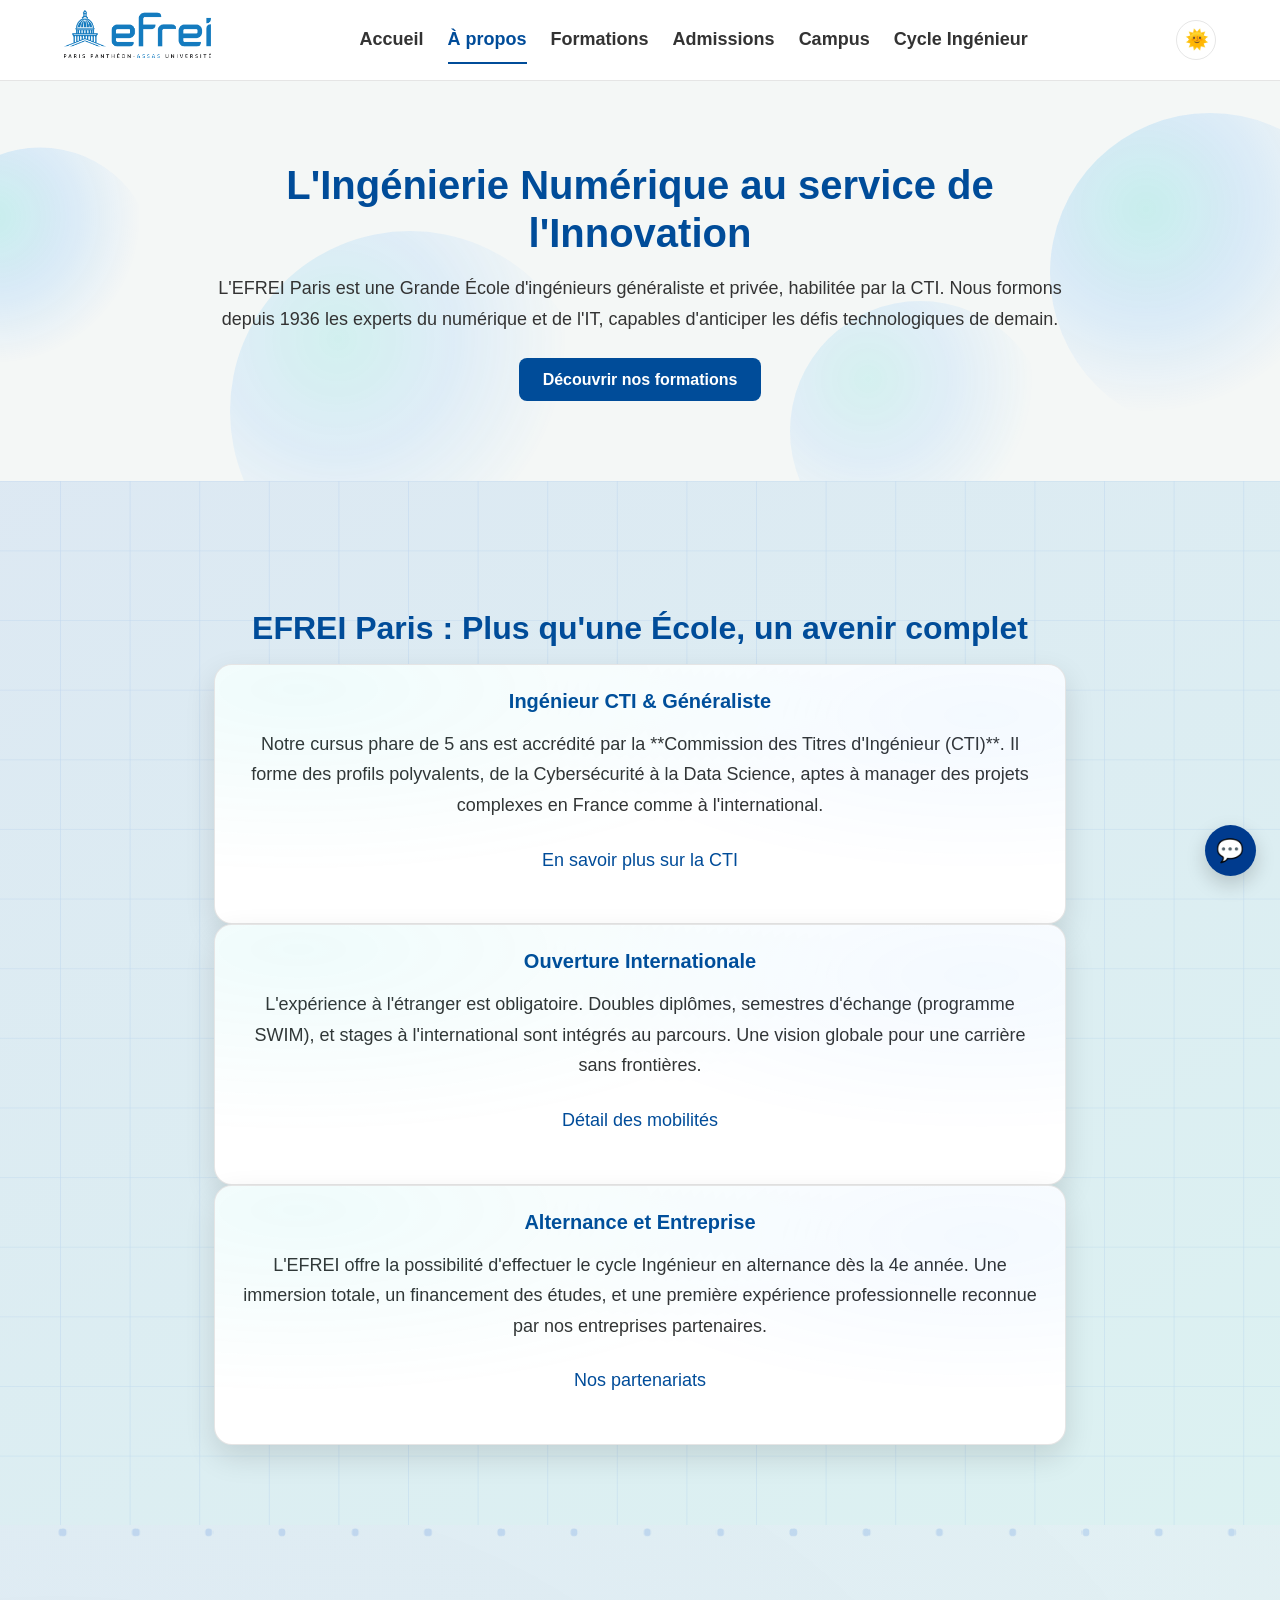
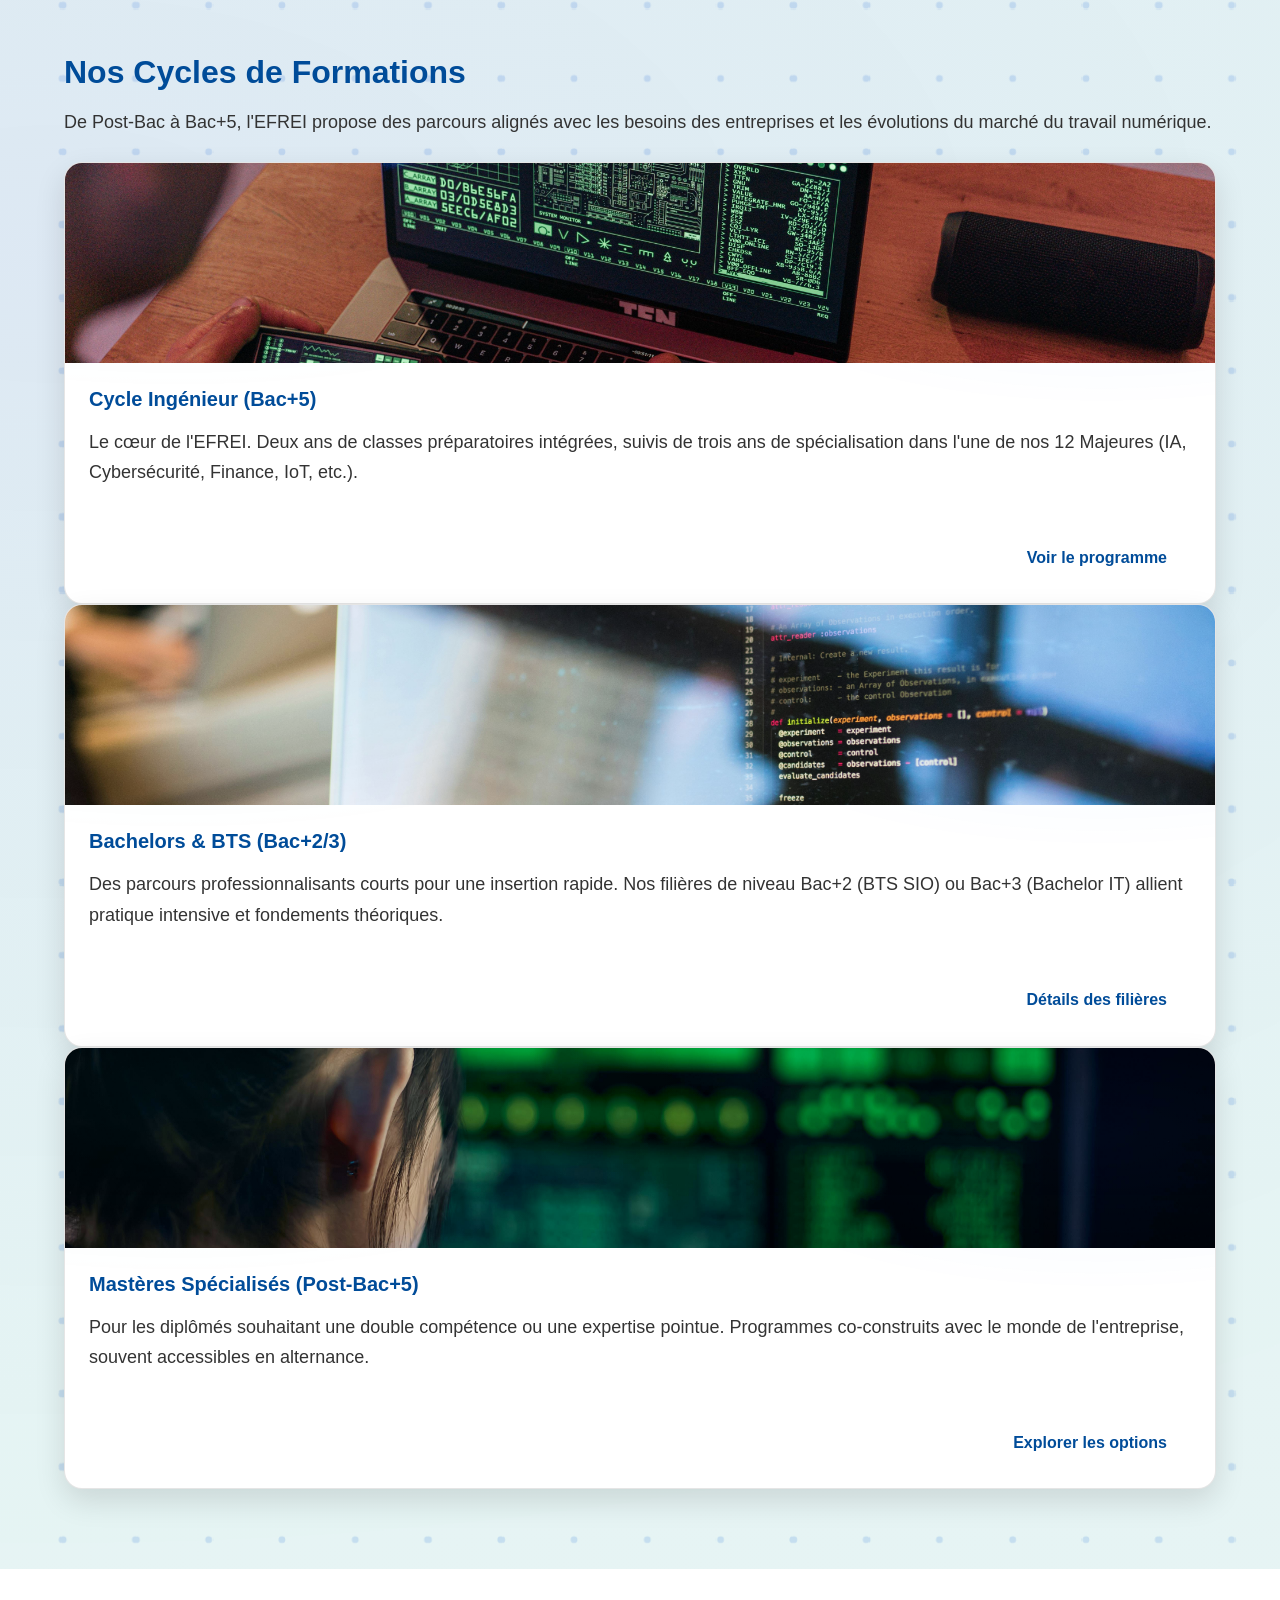
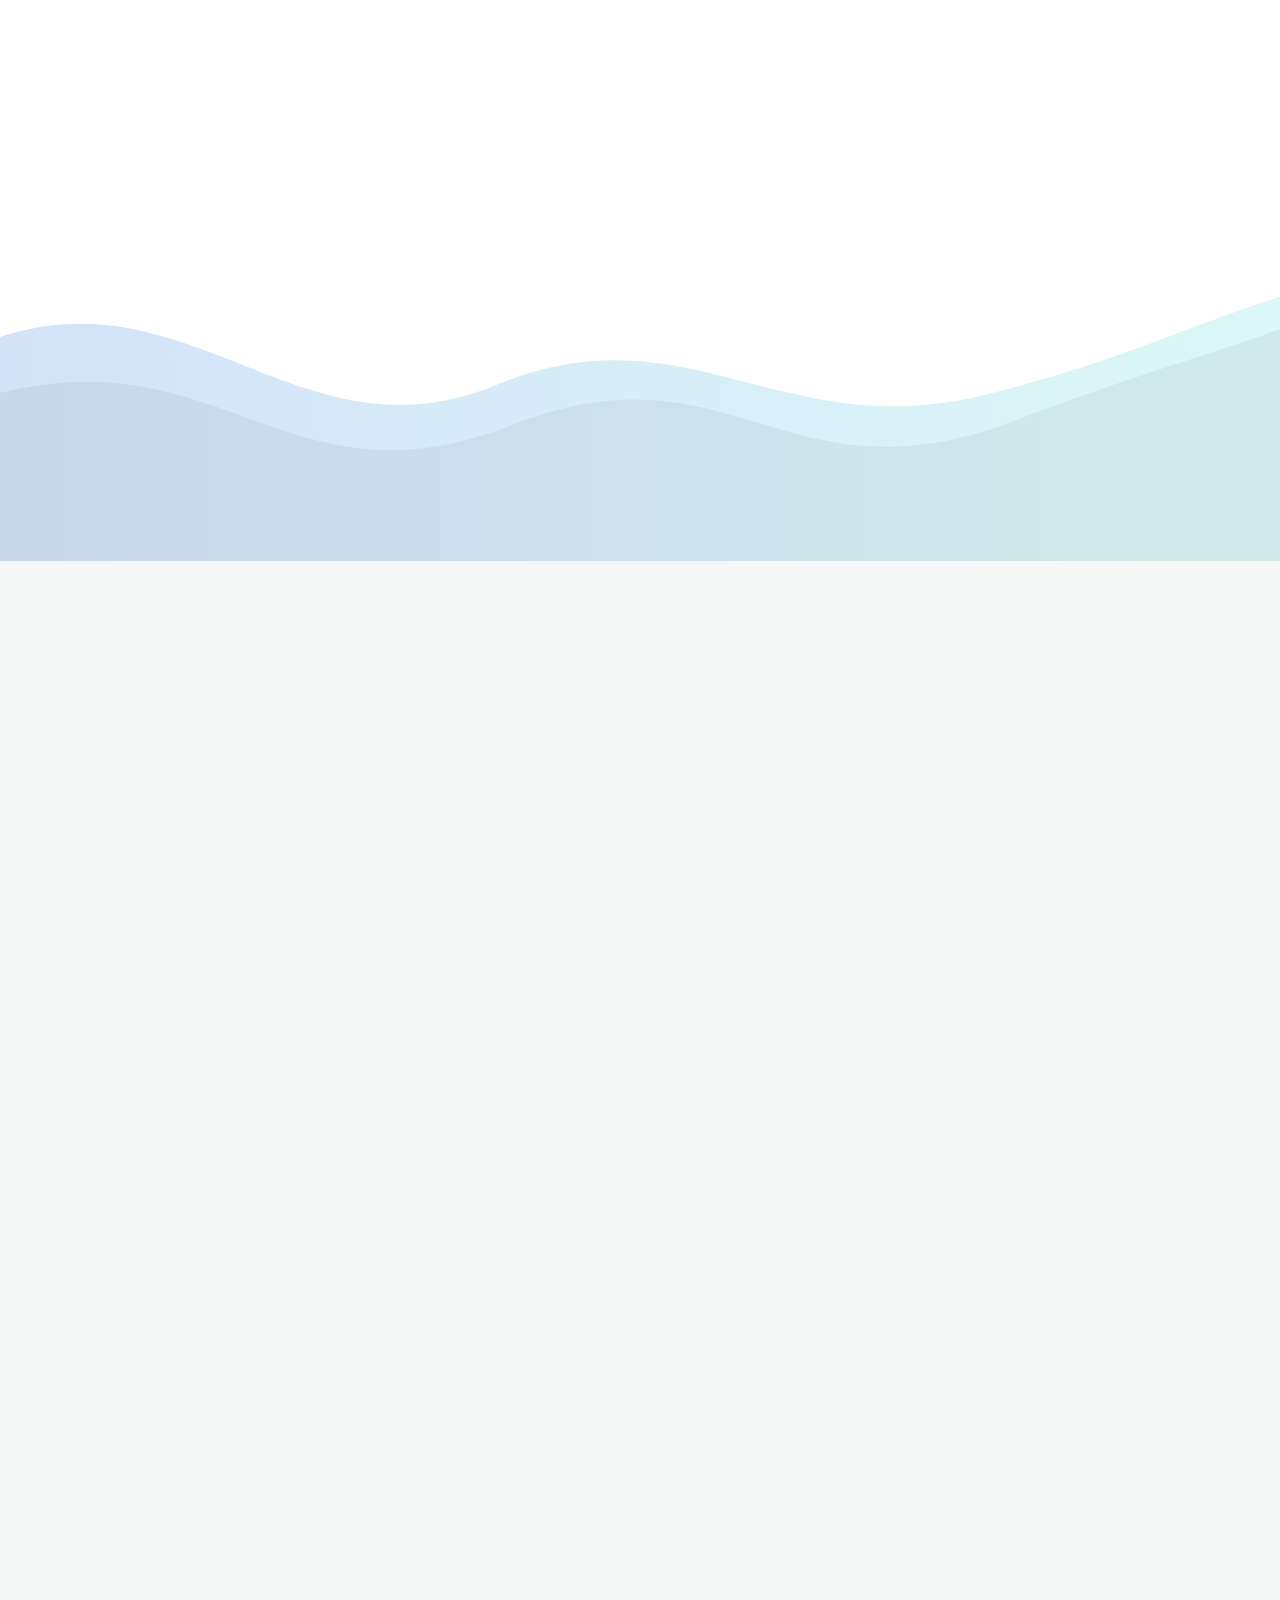
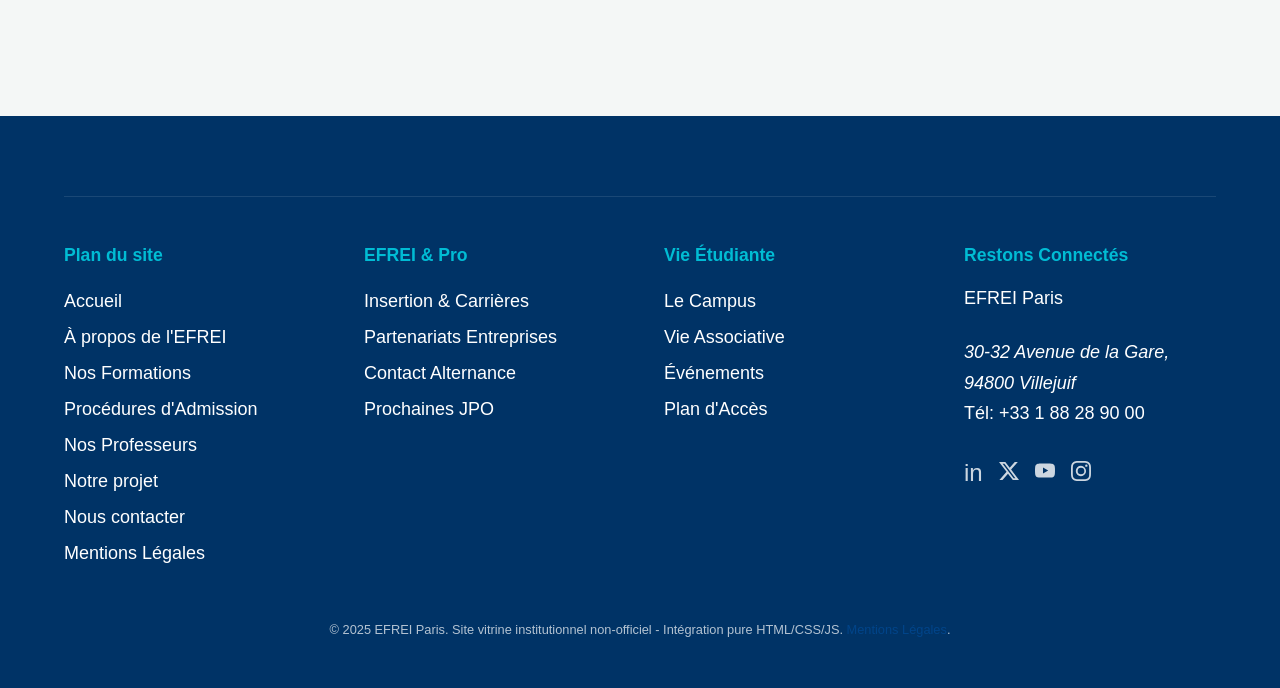
<file: index.html>
<!DOCTYPE html>
<html lang="fr">
<head>
    <meta charset="UTF-8">
    <meta name="viewport" content="width=device-width, initial-scale=1.0">
    <title>EFREI Paris - Grande École d'Ingénieurs Généraliste en Numérique</title>
    <meta name="description" content="Grande École d'Ingénieurs généraliste en numérique à Paris. Découvrez nos cycles préparatoire, ingénieur, et nos programmes Bachelor/Mastère. Formez-vous aux métiers d'avenir.">
    <link rel="stylesheet" href="assets/css/variables.css">
    <link rel="stylesheet" href="assets/css/base.css">
    <link rel="stylesheet" href="assets/css/layout.css">
    <link rel="stylesheet" href="assets/css/components.css">
    <link rel="stylesheet" href="assets/css/pages/actus.css">
    <link rel="stylesheet" href="assets/css/chatbot.css">
  <link rel="stylesheet" href="assets/css/effects.css" />
  <link rel="stylesheet" href="assets/css/pages/common.css" />
</head>
<body class="theme-light">

    <header class="main-header">
        <div class="container header-content">
            <div class="logo">
                
                <a href="index.html">
                    <img src="assets/img/logo_efrei_new.png" alt="Logo EFREI Paris Panthéon‑Assas Université" style="height: 48px; width: auto;" />
                </a>
            </div>

            <nav class="main-nav" aria-label="Navigation principale">
                <ul>
                    <li><a href="index.html">Accueil</a></li>
                    <li><a href="a-propos.html" class="is-active">À propos</a></li>
                    <li><a href="formations.html">Formations</a></li>
                    <li><a href="admissions.html">Admissions</a></li>
                    <li><a href="campus.html">Campus</a></li>
                    <li><a href="cycle-ingenieur.html">Cycle Ingénieur</a></li>
                </ul>
            </nav>

            <button class="theme-toggle" aria-label="Activer le mode sombre">🌙</button>
        </div>
    </header>
    <main>
        
        
<section class="hero hero-video section-rel hero-has-photo" id="hero" data-hero-bg="assets/img/WhatsApp%20Image%202025-12-21%20at%2014.11.54.jpg">
<div class="hero-overlay"></div>

  <div class="bubble-bg" aria-hidden="true">
    <span></span><span></span><span></span><span></span>
  </div>

  <div class="container reveal-item hero-inner">
    <div class="hero-content center-text-block">
      <h1>L'Ingénierie Numérique au service de l'Innovation</h1>
      <p class="lead">L'EFREI Paris est une Grande École d'ingénieurs généraliste et privée, habilitée par la CTI. Nous formons depuis 1936 les experts du numérique et de l'IT, capables d'anticiper les défis technologiques de demain.</p>
      <a href="formations.html" class="button button--primary button--large btn-glow">Découvrir nos formations</a>
    </div>
  </div>
</section>


        <section class="presentation section-bg-grid section-rel" id="a-propos">
            <div class="container reveal-item cta-center center-text-block">
                <h2 class="text-center">EFREI Paris : Plus qu'une École, un avenir complet</h2>
                
                <div class="grid-3">
                    <article class="card card-premium">
                        <div class="card-content">
                            <h3>Ingénieur CTI & Généraliste</h3>
                            <p>Notre cursus phare de 5 ans est accrédité par la **Commission des Titres d'Ingénieur (CTI)**. Il forme des profils polyvalents, de la Cybersécurité à la Data Science, aptes à manager des projets complexes en France comme à l'international.</p>
                            <p><a href="a-propos.html">En savoir plus sur la CTI</a></p>
                        </div>
                    </article>
                    <article class="card card-premium">
                        <div class="card-content">
                            <h3>Ouverture Internationale</h3>
                            <p>L'expérience à l'étranger est obligatoire. Doubles diplômes, semestres d'échange (programme SWIM), et stages à l'international sont intégrés au parcours. Une vision globale pour une carrière sans frontières.</p>
                            <p><a href="formations.html#mobilite">Détail des mobilités</a></p>
                        </div>
                    </article>
                    <article class="card card-premium">
                        <div class="card-content">
                            <h3>Alternance et Entreprise</h3>
                            <p>L'EFREI offre la possibilité d'effectuer le cycle Ingénieur en alternance dès la 4e année. Une immersion totale, un financement des études, et une première expérience professionnelle reconnue par nos entreprises partenaires.</p>
                            <p><a href="entreprises.html">Nos partenariats</a></p>
                        </div>
                    </article>
                </div>
            </div>
        </section>

        <section class="formations-preview section-bg-dots section-rel" id="formations">
            <div class="container reveal-item">
                <h2>Nos Cycles de Formations</h2>
                <p>De Post-Bac à Bac+5, l'EFREI propose des parcours alignés avec les besoins des entreprises et les évolutions du marché du travail numérique.</p>
                
                <div class="grid-3">
                    <article class="card card-premium">
                        <div class="card-img-container">
                            <!-- Image mise à jour pour illustrer la Data Science -->
                            <img src="assets/img/pexels-shkrabaanthony-5475763.jpg" alt="Image illustrant la Data Science" loading="lazy">
                        </div>
                        <div class="card-content">
                            <h3>Cycle Ingénieur (Bac+5)</h3>
                            <p>Le cœur de l'EFREI. Deux ans de classes préparatoires intégrées, suivis de trois ans de spécialisation dans l'une de nos 12 Majeures (IA, Cybersécurité, Finance, IoT, etc.).</p>
                        </div>
                        <div class="card-actions">
                            <a href="formations.html#ingenieur" class="button">Voir le programme</a>
                        </div>
                    </article>

                    <article class="card card-premium">
                        <div class="card-img-container">
                            <!-- Image mise à jour pour illustrer le développement web -->
                            <img src="assets/img/pexels-divinetechygirl-1181271.jpg" alt="Image illustrant le développement web" loading="lazy">
                        </div>
                        <div class="card-content">
                            <h3>Bachelors & BTS (Bac+2/3)</h3>
                            <p>Des parcours professionnalisants courts pour une insertion rapide. Nos filières de niveau Bac+2 (BTS SIO) ou Bac+3 (Bachelor IT) allient pratique intensive et fondements théoriques.</p>
                        </div>
                        <div class="card-actions">
                            <a href="formations.html#bachelor" class="button">Détails des filières</a>
                        </div>
                    </article>

                    <article class="card card-premium">
                        <div class="card-img-container">
                            <!-- Image mise à jour pour illustrer le management de projet et les mastères -->
                            <img src="assets/img/pexels-mikhail-nilov-7534101.jpg" alt="Image illustrant le management de projet" loading="lazy">
                        </div>
                        <div class="card-content">
                            <h3>Mastères Spécialisés (Post-Bac+5)</h3>
                            <p>Pour les diplômés souhaitant une double compétence ou une expertise pointue. Programmes co-construits avec le monde de l'entreprise, souvent accessibles en alternance.</p>
                        </div>
                        <div class="card-actions">
                            <a href="formations.html#mastere" class="button">Explorer les options</a>
                        </div>
                    </article>
                </div>
            </div>
        </section>

        <section class="campus-preview section-rel section-bg-waves section-rel" id="campus">
            <div class="container reveal-item">
                <div class="text-content">
                        <h2>Vivre l'Expérience EFREI au Quotidien</h2>
                        <p>Situé à Villejuif, aux portes de Paris, le campus de l'EFREI est un lieu de vie dynamique et moderne. Au-delà des salles de cours et des laboratoires spécialisés (FabLab, salles de réalité virtuelle), la vie étudiante est riche et stimulante.</p>
                        <p>Avec plus de **40 associations** couvrant le sport, l'humanitaire, l'événementiel ou la technologie, l'école permet à chaque étudiant de développer son leadership, son sens de l'organisation et son réseau. C'est le lieu idéal pour appliquer ses compétences techniques dans un cadre extra-scolaire.</p>
                        <p>Les événements organisés par le BDE (Bureau des Élèves), tels que le Gala ou les soirées à thème, rythment l'année et contribuent à l'esprit de cohésion et d'entraide, essentiel à la réussite en école d'ingénieurs.</p>
                        <a href="campus.html" class="button button--primary">Découvrir le Campus</a>
                        <a href="bde.html" class="button button--secondary">Vie Associative</a>
                    </div>
            </div>
        </section>
        
        <section class="carrieres-preview" id="carrieres">
            <div class="container reveal-item">
                <h2>Une Insertion Professionnelle d'Excellence</h2>
                <div class="grid-2">
                    <div class="text-content">
                        <p>L'EFREI se positionne régulièrement parmi les meilleures écoles d'ingénieurs pour l'insertion professionnelle. Nos diplômés sont hautement recherchés par les entreprises du secteur numérique, des ESN aux grands groupes internationaux (banque, énergie, santé, etc.).</p>
                        <ul>
                            <li><strong>Salaire Moyen d'embauche :</strong> Souvent supérieur à 45 000€ brut annuel (selon les dernières publications de l'école et la CTI).</li>
                            <li><strong>Temps de recherche d'emploi :</strong> Moins de 3 mois pour plus de 90% des diplômés.</li>
                            <li><strong>Secteurs :</strong> Conseil & Audit (30%), Services IT (40%), Banque/Assurance (10%), Industrie (10%), etc.</li>
                            <li><strong>Postes occupés :</strong> Ingénieur Cybersécurité, Data Scientist, Chef de Projet IT, Architecte Cloud, Consultant Fonctionnel.</li>
                        </ul>
                        <p>Le Career Center de l'école assure un accompagnement personnalisé : ateliers CV/Lettre de motivation, simulations d'entretien, et forums entreprises dédiés.</p>
                        <a href="carrieres.html" class="button">Voir les témoignages Alumni</a>
                    </div>
                    <aside class="cta-box">
                        <h3>Partenariats Stratégiques</h3>
                        <p>Plus de 150 entreprises partenaires accueillent chaque année nos étudiants en stage ou alternance. Cela garantit l'alignement de nos programmes avec les réalités du terrain.</p>
                        <a href="entreprises.html" class="button button--primary">Collaborer avec l'EFREI</a>
                    </aside>
                </div>
            </div>
        </section>

        <section class="cta-final bg-blue">
            <div class="container text-center reveal-item">
                <h2>Prêt à façonner le monde de demain ?</h2>
                <p>Que vous soyez Post-Bac, en réorientation, ou international, l'EFREI a le parcours adapté à vos ambitions.</p>
                <a href="admissions.html" class="button button--primary button--large">Découvrir les modalités d'admission</a>
            </div>
        </section>

    
</main>

    <footer class="main-footer">
        <div class="container">
            <div class="footer-content">
                <nav class="footer-nav">
                    <h4>Plan du site</h4>
                    <ul>
                        <li><a href="index.html">Accueil</a></li>
                        <li><a href="a-propos.html">À propos de l'EFREI</a></li>
                        <li><a href="formations.html">Nos Formations</a></li>
                        <li><a href="admissions.html">Procédures d'Admission</a></li>
                        <li><a href="professeurs.html">Nos Professeurs</a></li>
                        <li><a href="projet.html">Notre projet</a></li>
                        <li><a href="contact.html">Nous contacter</a></li>
                        <li><a href="mentions-legales.html">Mentions Légales</a></li>
                    </ul>
                </nav>

                <nav class="footer-nav">
                    <h4>EFREI & Pro</h4>
                    <ul>
                        <li><a href="carrieres.html">Insertion & Carrières</a></li>
                        <li><a href="entreprises.html">Partenariats Entreprises</a></li>
                        <li><a href="contact.html#alternance">Contact Alternance</a></li>
                        <li><a href="actus.html#jpo">Prochaines JPO</a></li>
                    </ul>
                </nav>

                <nav class="footer-nav">
                    <h4>Vie Étudiante</h4>
                    <ul>
                        <li><a href="campus.html">Le Campus</a></li>
                        <li><a href="bde.html">Vie Associative</a></li>
                        <li><a href="actus.html">Événements</a></li>
                        <li><a href="https://www.google.com/maps/dir//Efrei,+30-32+Av.+de+la+R%C3%A9publique,+94800+Villejuif,+France/@48.7887182,2.3611764,17z/data=!4m17!1m7!3m6!1s0x47e673e24e04a9c3:0xc55cb3e676f95321!2sEfrei!8m2!3d48.7887182!4d2.3637513!16zL20vMDVtcHk0!4m8!1m0!1m5!1m1!1s0x47e673e24e04a9c3:0xc55cb3e676f95321!2m2!1d2.3637513!2d48.7887182!3e3?entry=ttu&g_ep=EgoyMDI1MTIwOS4wIKXMDSoASAFQAw%3D%3D" target="_blank" rel="noopener">Plan d'Accès</a></li>
                    </ul>
                </nav>

                <div class="footer-contact">
                    <h4>Restons Connectés</h4>
                    <p>EFREI Paris</p>
                    <address>30-32 Avenue de la Gare, 94800 Villejuif</address>
                    <p>Tél: +33 1 88 28 90 00</p>

                    <div class="social-links">
                        <a href="https://fr.linkedin.com/school/efrei/" target="_blank" aria-label="LinkedIn du projet">in</a>
                        <a href="https://x.com/Efrei_Paris" target="_blank" aria-label="X du projet">
                            <svg xmlns="http://www.w3.org/2000/svg" width="20" height="20" fill="currentColor" viewBox="0 0 16 16">
                              <path d="M12.6 .75h2.454l-5.36 6.142L16 15.25h-4.937l-3.867-5.07-4.425 5.07H.316l5.733-6.57L0 .75h5.063l3.495 4.633L12.6 .75Zm-.86 13.028h1.36L4.323 2.145H2.865z"/>
                            </svg>
                        </a>
                        <a href="https://www.youtube.com/@efrei" target="_blank" aria-label="YouTube du projet">
                            <svg xmlns="http://www.w3.org/2000/svg" width="20" height="20" fill="currentColor" viewBox="0 0 16 16">
                              <path d="M8.051 1.999h.089c.822.003 4.987.033 6.11.335a2.01 2.01 0 0 1 1.415 1.42c.101.38.172.883.22 1.402l.01.104.022.26.008.104c.065.914.073 1.77.074 1.957v.075c-.001.194-.01 1.108-.082 2.06l-.008.105-.009.104c-.05.572-.124 1.14-.235 1.558a2.01 2.01 0 0 1-1.415 1.42c-1.16.312-5.569.334-6.18.335h-.142c-.309 0-1.587-.006-2.927-.052l-.17-.006-.087-.004-.171-.007-.171-.007c-1.11-.049-2.167-.128-2.654-.26a2.01 2.01 0 0 1-1.415-1.419c-.111-.417-.185-.986-.235-1.558L.09 9.82l-.008-.104A31 31 0 0 1 0 7.68v-.123c.002-.215.01-.958.064-1.778l.007-.103.003-.052.008-.104.022-.26.01-.104c.048-.519.119-1.023.22-1.402a2.01 2.01 0 0 1 1.415-1.42c.487-.13 1.544-.21 2.654-.26l.17-.007.172-.006.086-.003.171-.007A100 100 0 0 1 7.858 2zM6.4 5.209v4.818l4.157-2.408z"/>
                            </svg>
                        </a>
                        <a href="https://www.instagram.com/efrei_paris/?hl=fr" target="_blank" aria-label="Instagram du projet">
                            <svg xmlns="http://www.w3.org/2000/svg" width="20" height="20" fill="currentColor" viewBox="0 0 16 16">
                              <path d="M8 0C5.829 0 5.556.01 4.703.048 3.85.088 3.269.222 2.76.42a3.9 3.9 0 0 0-1.417.923A3.9 3.9 0 0 0 .42 2.76C.222 3.268.087 3.85.048 4.7.01 5.555 0 5.827 0 8.001c0 2.172.01 2.444.048 3.297.04.852.174 1.433.372 1.942.205.526.478.972.923 1.417.444.445.89.719 1.416.923.51.198 1.09.333 1.942.372C5.555 15.99 5.827 16 8 16s2.444-.01 3.298-.048c.851-.04 1.434-.174 1.943-.372a3.9 3.9 0 0 0 1.416-.923c.445-.445.718-.891.923-1.417.197-.509.332-1.09.372-1.942C15.99 10.445 16 10.173 16 8s-.01-2.445-.048-3.299c-.04-.851-.175-1.433-.372-1.941a3.9 3.9 0 0 0-.923-1.417A3.9 3.9 0 0 0 13.24.42c-.51-.198-1.092-.333-1.943-.372C10.443.01 10.172 0 7.998 0zm-.717 1.442h.718c2.136 0 2.389.007 3.232.046.78.035 1.204.166 1.486.275.373.145.64.319.92.599s.453.546.598.92c.11.281.24.705.275 1.485.039.843.047 1.096.047 3.231s-.008 2.389-.047 3.232c-.035.78-.166 1.203-.275 1.485a2.5 2.5 0 0 1-.599.919c-.28.28-.546.453-.92.598-.28.11-.704.24-1.485.276-.843.038-1.096.047-3.232.047s-2.39-.009-3.233-.047c-.78-.036-1.203-.166-1.485-.276a2.5 2.5 0 0 1-.92-.598 2.5 2.5 0 0 1-.6-.92c-.109-.281-.24-.705-.275-1.485-.038-.843-.046-1.096-.046-3.233s.008-2.388.046-3.231c.036-.78.166-1.204.276-1.486.145-.373.319-.64.599-.92s.546-.453.92-.598c.282-.11.705-.24 1.485-.276.738-.034 1.024-.044 2.515-.045zm4.988 1.328a.96.96 0 1 0 0 1.92.96.96 0 0 0 0-1.92m-4.27 1.122a4.109 4.109 0 1 0 0 8.217 4.109 4.109 0 0 0 0-8.217m0 1.441a2.667 2.667 0 1 1 0 5.334 2.667 2.667 0 0 1 0-5.334"/>
                            </svg>
                        </a>
                    </div>
                </div>
            </div>

            <div class="footer-bottom">
                <p>&copy; 2025 EFREI Paris. Site vitrine institutionnel non-officiel - Intégration pure HTML/CSS/JS. <a href="mentions-legales.html">Mentions Légales</a>.</p>
            </div>
        </div>
    </footer>
    

    <script src="assets/js/app.js" defer></script>

    <!-- Chatbot EFREI -->
    <div class="chatbot">
        <button class="chatbot-toggle" aria-label="Ouvrir le chatbot">
            💬
        </button>
        <div class="chatbot-window" aria-hidden="true">
            <div class="chatbot-messages" id="chatbotMessages">
                <div class="chatbot-message bot">
                    Bonjour 👋<br>
                    Je peux te renseigner sur l’EFREI : formations, admissions, vie étudiante, alternance, etc.
                </div>
            </div>
            <form class="chatbot-form" id="chatbotForm">
                <input type="text" id="chatbotInput" placeholder="Pose ta question..." autocomplete="off" required>
                <button type="submit">Envoyer</button>
            </form>
        </div>
    </div>
</body>
</html>
</file>
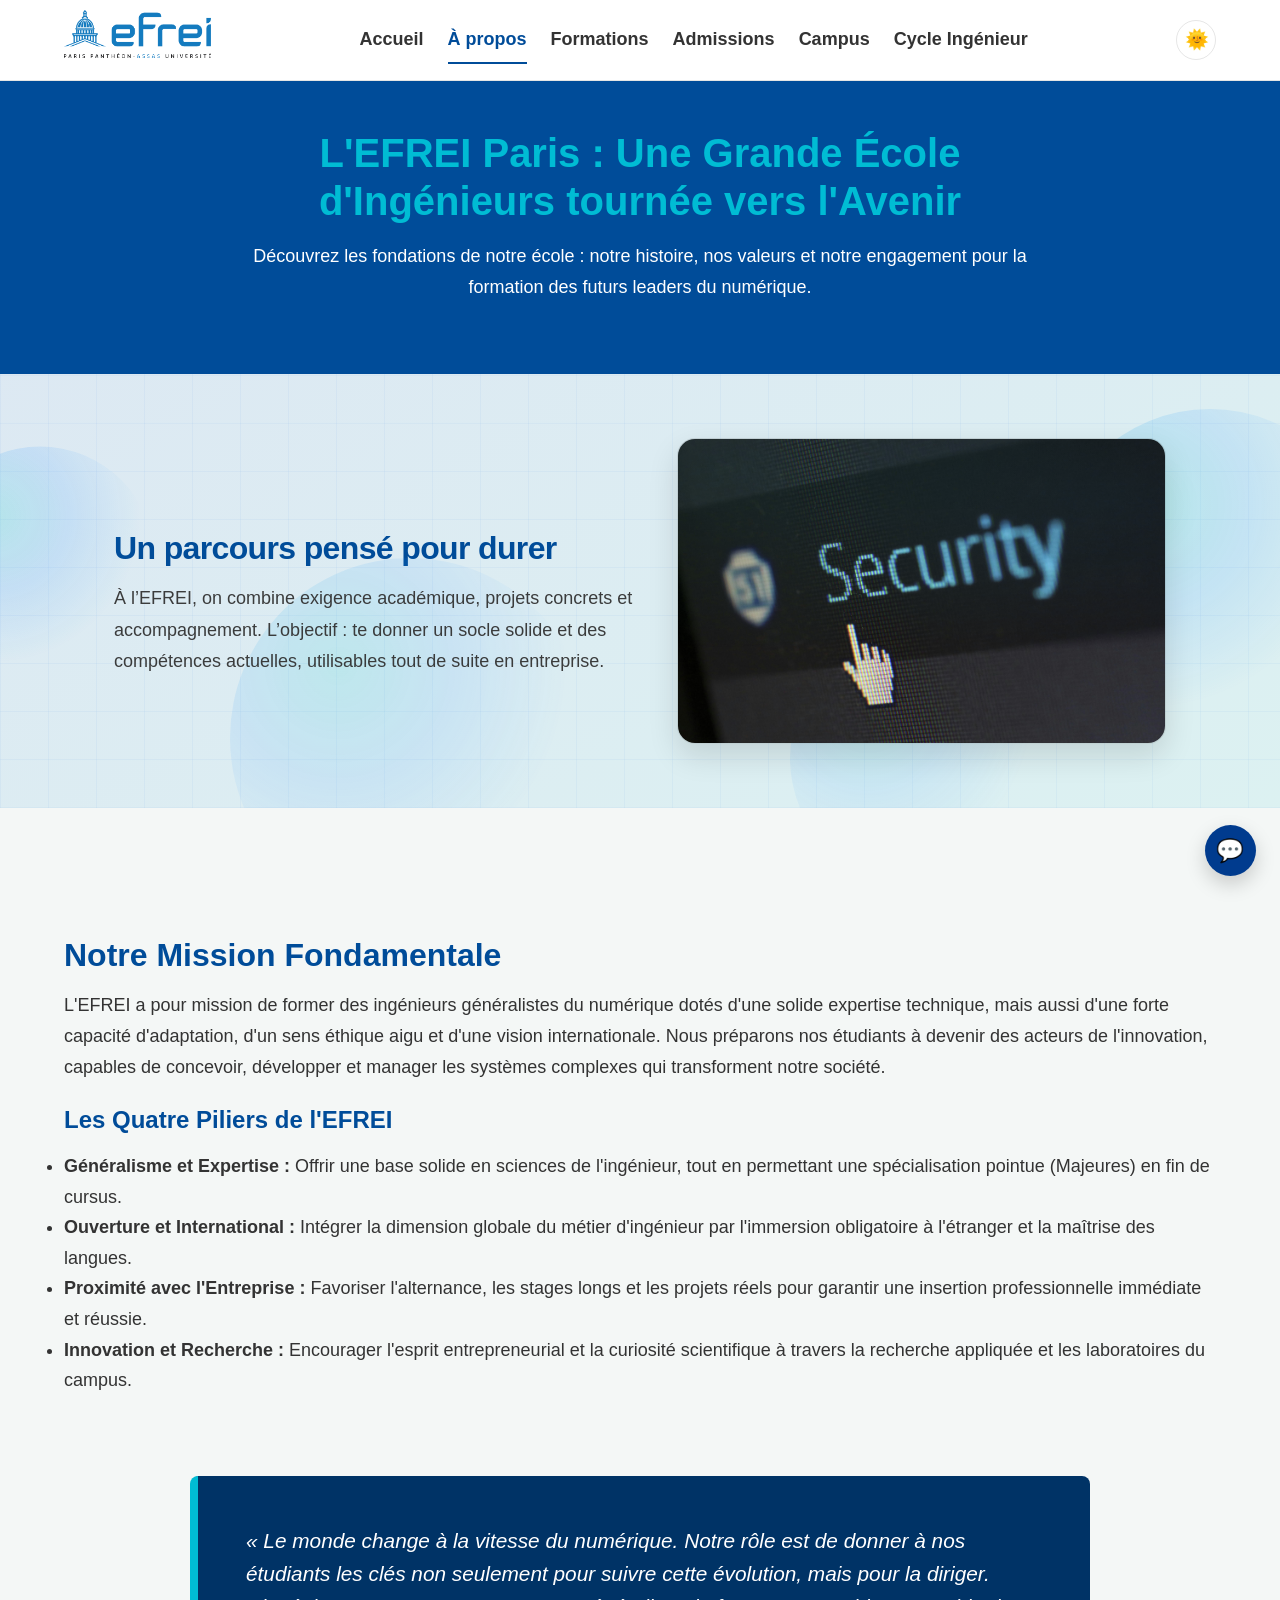
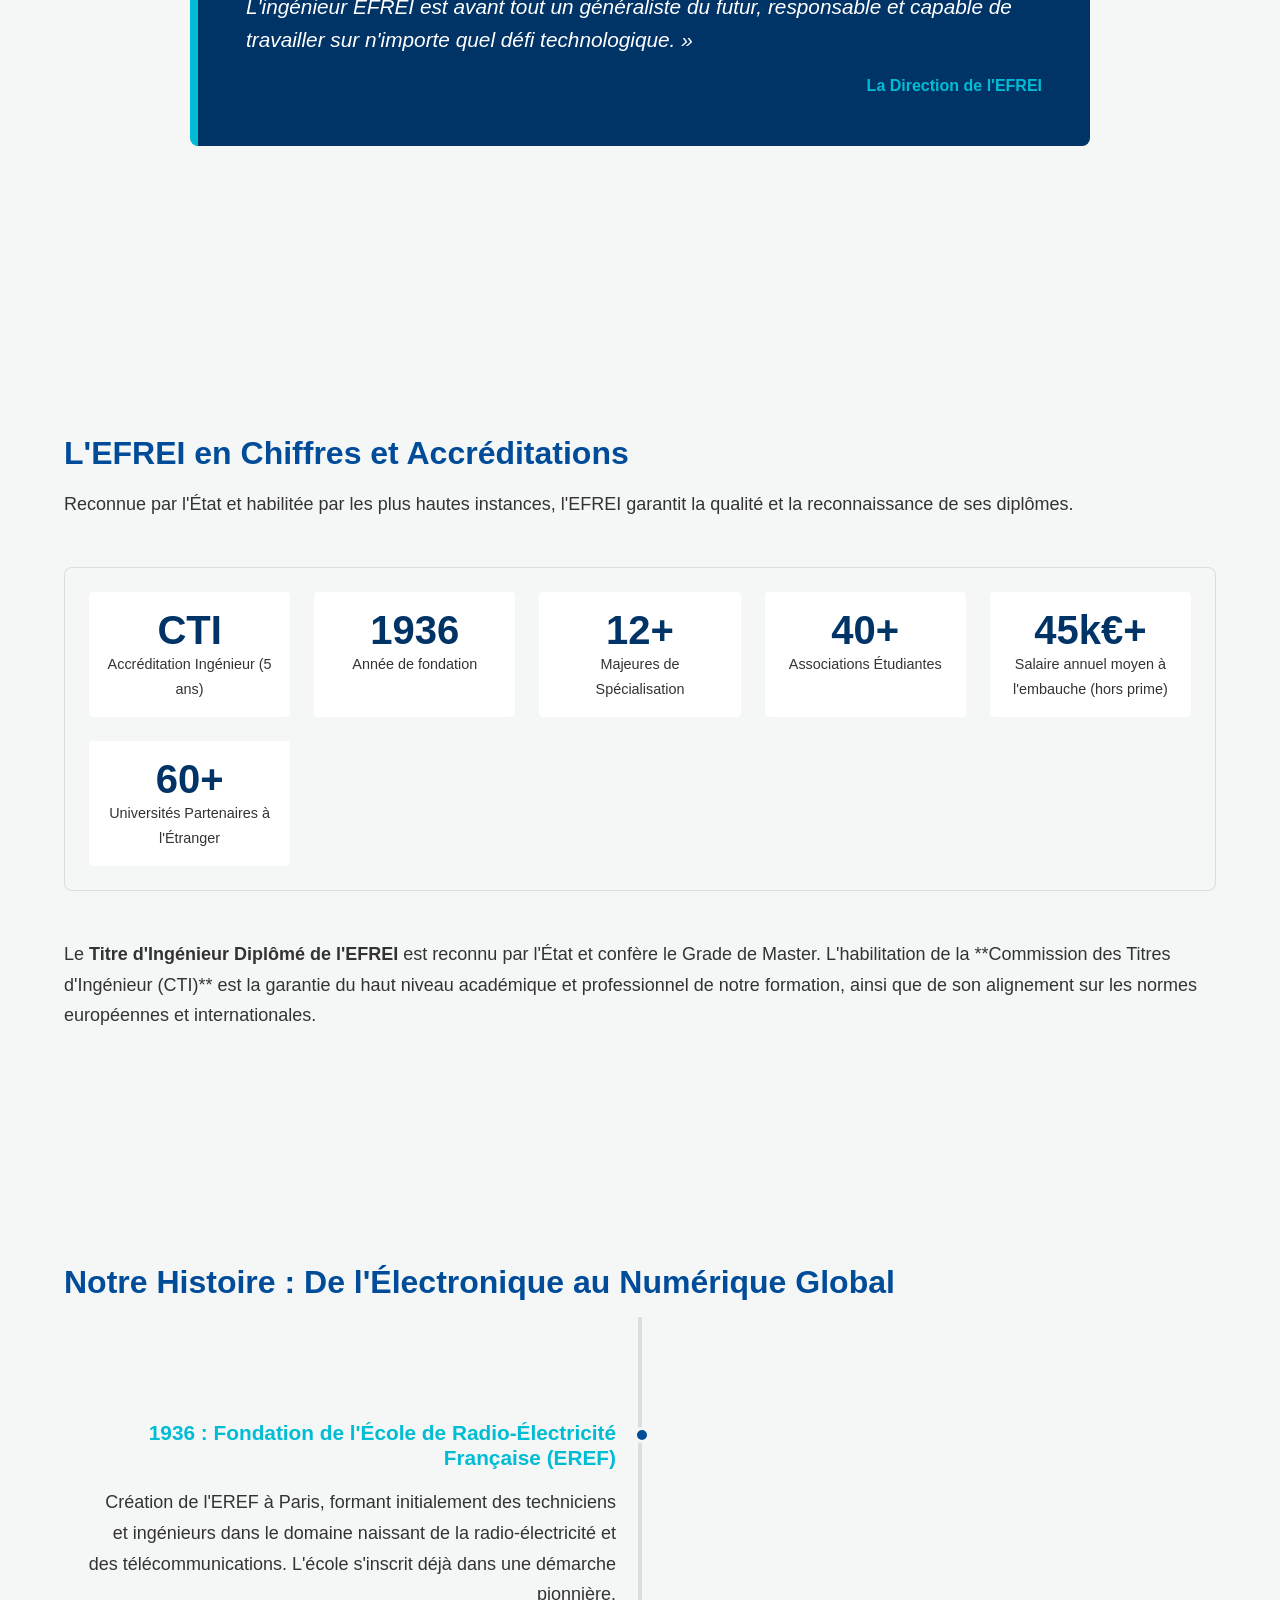
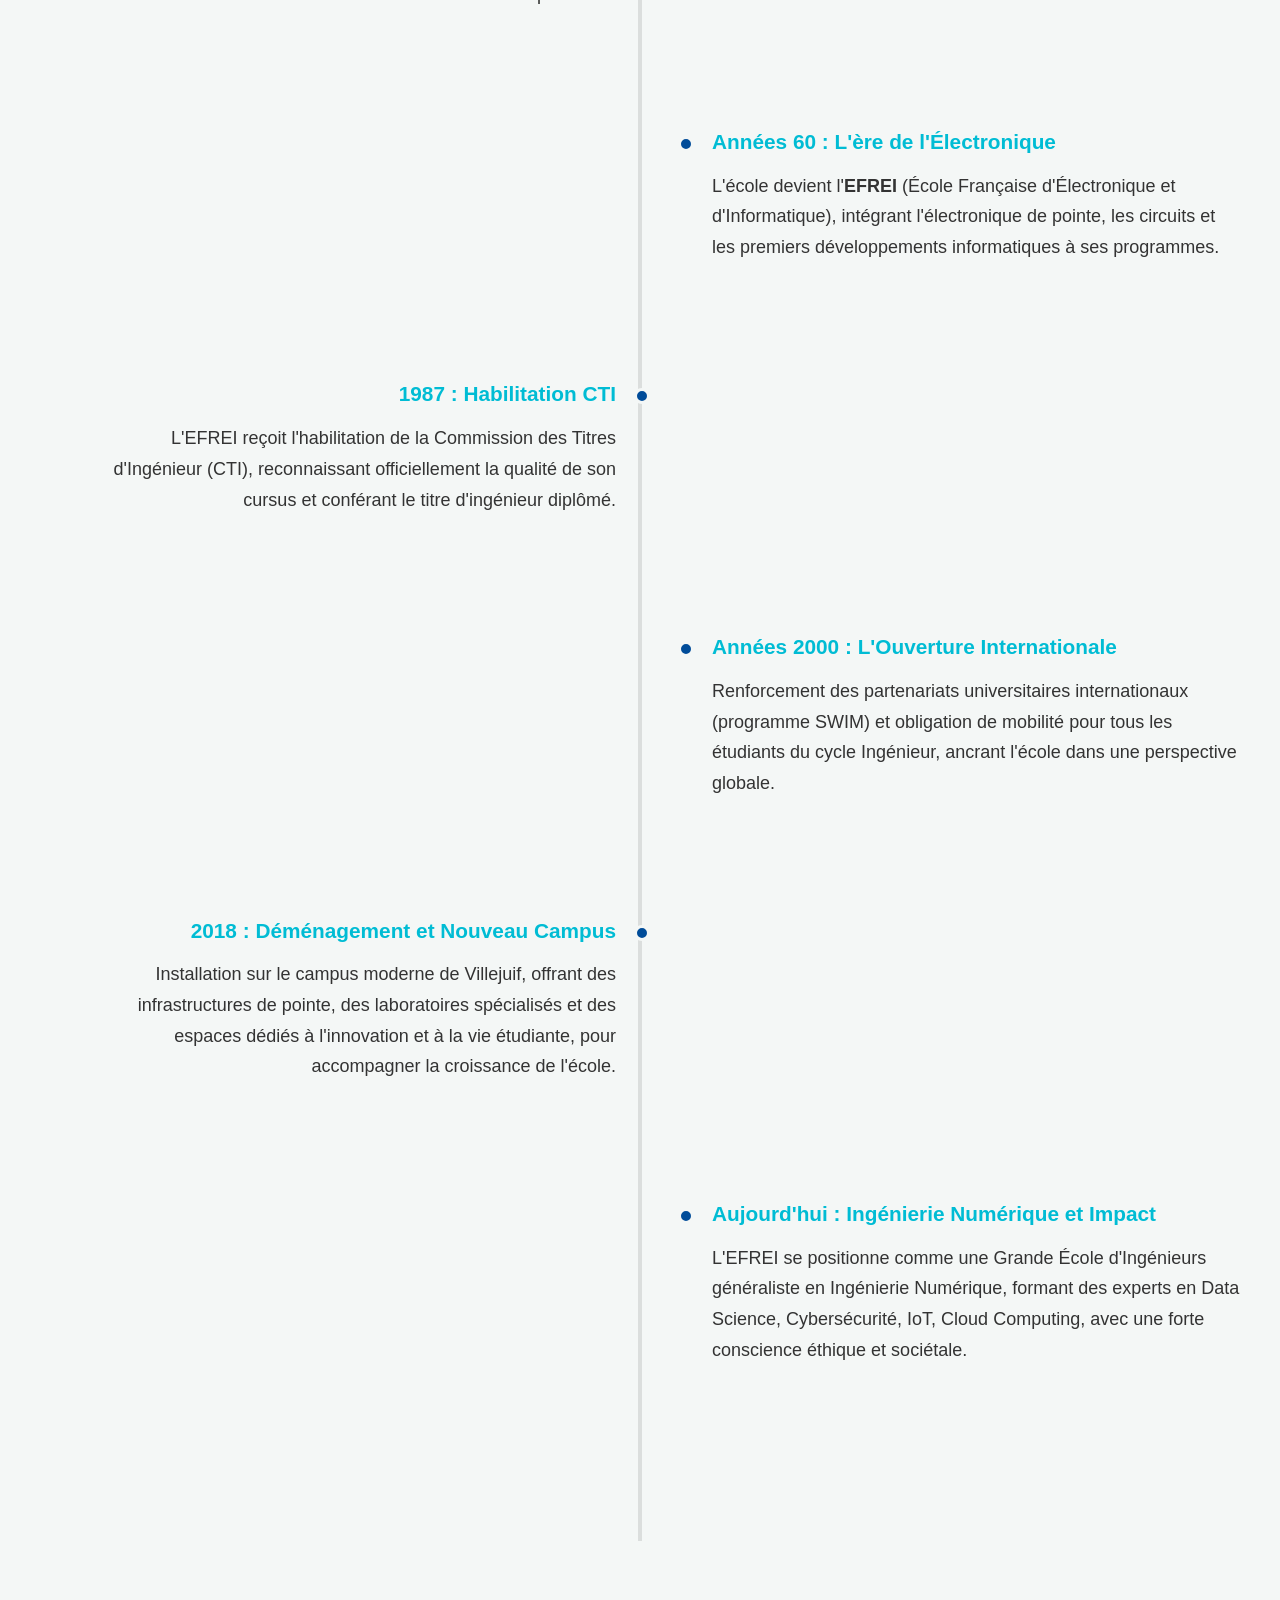
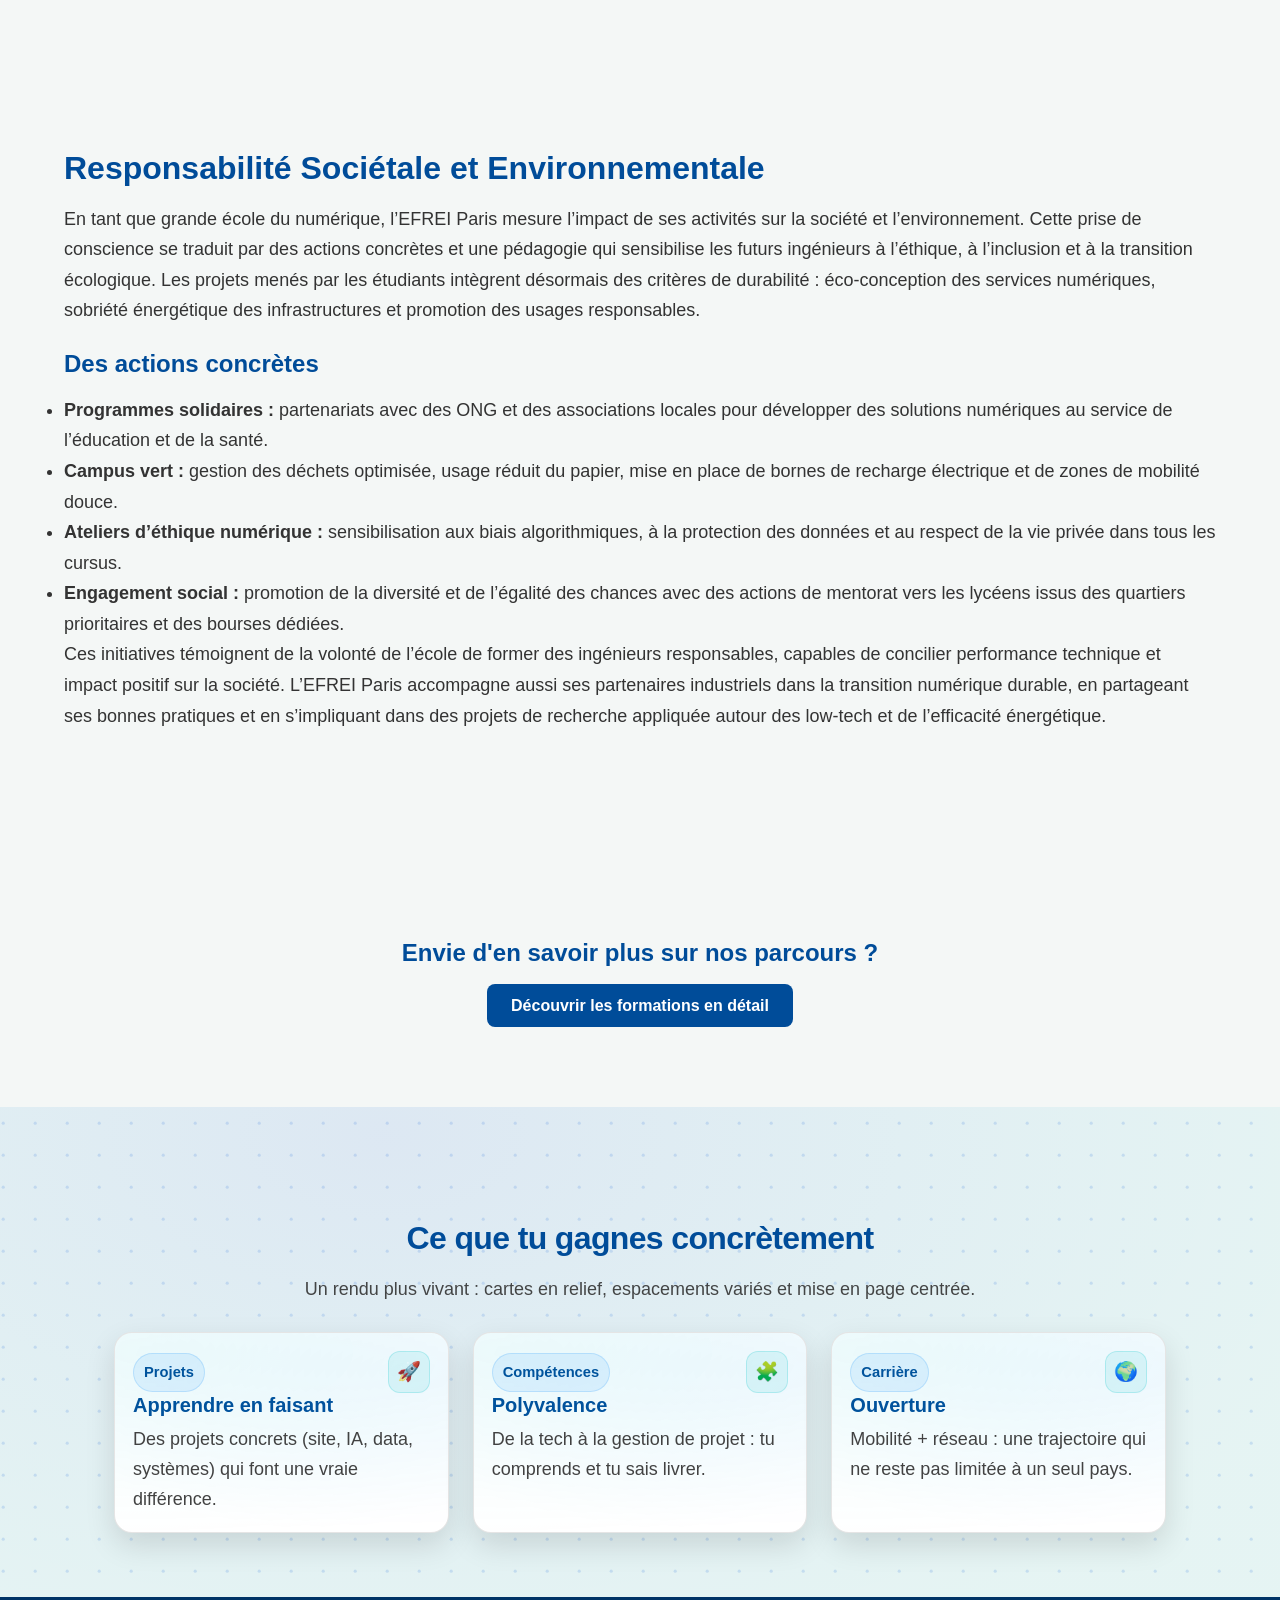
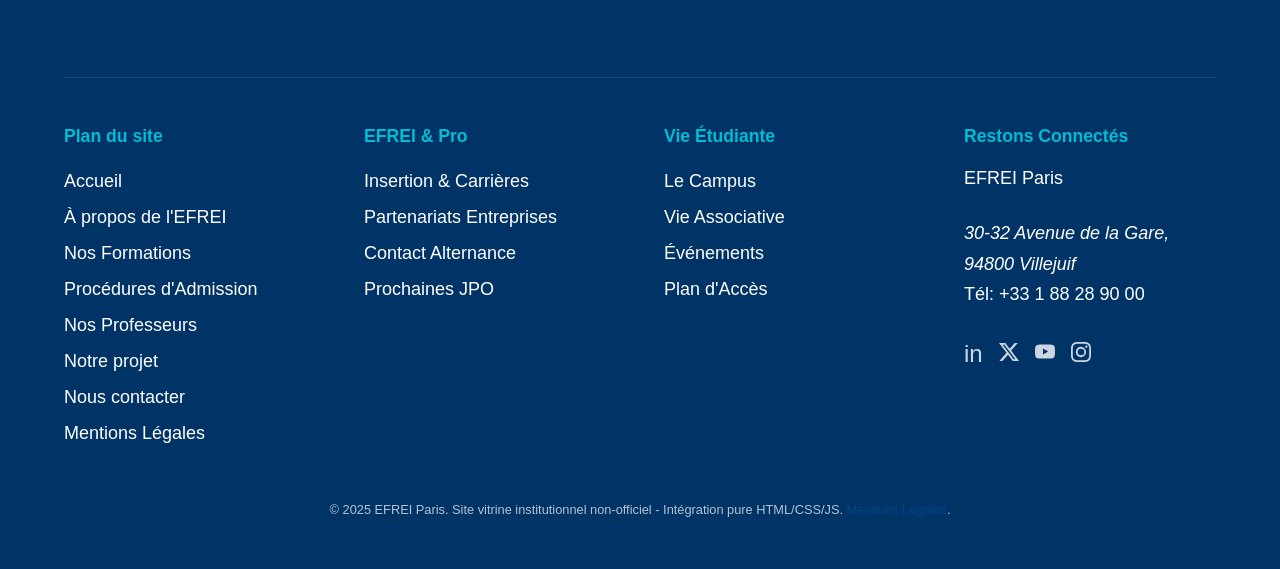
<file: a-propos.html>
<!DOCTYPE html>
<html lang="fr">
<head>
    <meta charset="UTF-8">
    <meta name="viewport" content="width=device-width, initial-scale=1.0">
    <title>À Propos de l'EFREI Paris - Histoire, Mission et Valeurs</title>
    <meta name="description" content="Découvrez l'histoire de l'EFREI, Grande École d'Ingénieurs en numérique depuis 1936. Mission, valeurs fondamentales, accréditations CTI et chiffres clés.">
    <link rel="stylesheet" href="assets/css/variables.css">
    <link rel="stylesheet" href="assets/css/base.css">
    <link rel="stylesheet" href="assets/css/layout.css">
    <link rel="stylesheet" href="assets/css/components.css">
    <link rel="stylesheet" href="assets/css/pages/a-propos.css">
    <link rel="stylesheet" href="assets/css/chatbot.css">
  <link rel="stylesheet" href="assets/css/effects.css" />
  <link rel="stylesheet" href="assets/css/pages/common.css" />
</head>
<body class="theme-light">

    <header class="main-header">
        <div class="container header-content">
            <div class="logo">

                <a href="index.html">
                    <img src="assets/img/logo_efrei_new.png" alt="Logo EFREI Paris Panthéon‑Assas Université" style="height: 48px; width: auto;" />
                </a>
            </div>

            <nav class="main-nav" aria-label="Navigation principale">
                <ul>
                    <li><a href="index.html">Accueil</a></li>
                    <li><a href="a-propos.html" class="is-active">À propos</a></li>
                    <li><a href="formations.html">Formations</a></li>
                    <li><a href="admissions.html">Admissions</a></li>
                    <li><a href="campus.html">Campus</a></li>
                    <li><a href="cycle-ingenieur.html">Cycle Ingénieur</a></li>
                </ul>
            </nav>

            <button class="theme-toggle" aria-label="Activer le mode sombre">🌙</button>
        </div>
    </header>
    <main>
        
        <section class="hero-page">
            <div class="container reveal-item center-text-block">
                <h1>L'EFREI Paris : Une Grande École d'Ingénieurs tournée vers l'Avenir</h1>
                <p>Découvrez les fondations de notre école : notre histoire, nos valeurs et notre engagement pour la formation des futurs leaders du numérique.</p>
            </div>
        </section>

<section class="section-pad section-bg-grid section-rel">
  <div class="bubble-bg" aria-hidden="true"><span></span><span></span><span></span><span></span></div>
  <div class="container center-wrap">
    <div class="split">
      <div class="split-text">
        <div class="section-head-center" style="text-align:left;margin:0 0 14px 0;">
          <h2>Un parcours pensé pour durer</h2>
        </div>
        <p style="line-height:1.75;opacity:.95;">À l’EFREI, on combine exigence académique, projets concrets et accompagnement. L’objectif : te donner un socle solide et des compétences actuelles, utilisables tout de suite en entreprise.</p>
      </div>
      <div class="split-media">
        <div class="media-frame card-premium">
          <!-- Illustration mise à jour pour la section parcours -->
          <img src="assets/img/pexels-pixabay-60504.jpg" alt="Un parcours pensé pour durer">
        </div>
      </div>
    </div>
  </div>
</section>



        <section id="mission-valeurs">
            <div class="container reveal-item">
                <h2>Notre Mission Fondamentale</h2>
                <p>L'EFREI a pour mission de former des ingénieurs généralistes du numérique dotés d'une solide expertise technique, mais aussi d'une forte capacité d'adaptation, d'un sens éthique aigu et d'une vision internationale. Nous préparons nos étudiants à devenir des acteurs de l'innovation, capables de concevoir, développer et manager les systèmes complexes qui transforment notre société.</p>
                
                <h3>Les Quatre Piliers de l'EFREI</h3>
                <ul>
                    <li><strong>Généralisme et Expertise :</strong> Offrir une base solide en sciences de l'ingénieur, tout en permettant une spécialisation pointue (Majeures) en fin de cursus.</li>
                    <li><strong>Ouverture et International :</strong> Intégrer la dimension globale du métier d'ingénieur par l'immersion obligatoire à l'étranger et la maîtrise des langues.</li>
                    <li><strong>Proximité avec l'Entreprise :</strong> Favoriser l'alternance, les stages longs et les projets réels pour garantir une insertion professionnelle immédiate et réussie.</li>
                    <li><strong>Innovation et Recherche :</strong> Encourager l'esprit entrepreneurial et la curiosité scientifique à travers la recherche appliquée et les laboratoires du campus.</li>
                </ul>
                
                <blockquote class="direction-quote reveal-item" cite="[Nom du Directeur Général ou Prénom Nom]">
                    « Le monde change à la vitesse du numérique. Notre rôle est de donner à nos étudiants les clés non seulement pour suivre cette évolution, mais pour la diriger. L'ingénieur EFREI est avant tout un généraliste du futur, responsable et capable de travailler sur n'importe quel défi technologique. »
                    <cite>La Direction de l'EFREI</cite>
                </blockquote>
            </div>
        </section>
        
        <section id="chiffres-cles">
            <div class="container reveal-item">
                <h2>L'EFREI en Chiffres et Accréditations</h2>
                <p>Reconnue par l'État et habilitée par les plus hautes instances, l'EFREI garantit la qualité et la reconnaissance de ses diplômes.</p>
                
                <div class="key-figures-grid">
                    <div class="figure-item">
                        <strong>CTI</strong>
                        <span>Accréditation Ingénieur (5 ans)</span>
                    </div>
                    <div class="figure-item">
                        <strong>1936</strong>
                        <span>Année de fondation</span>
                    </div>
                    <div class="figure-item">
                        <strong>12+</strong>
                        <span>Majeures de Spécialisation</span>
                    </div>
                    <div class="figure-item">
                        <strong>40+</strong>
                        <span>Associations Étudiantes</span>
                    </div>
                    <div class="figure-item">
                        <strong>45k€+</strong>
                        <span>Salaire annuel moyen à l'embauche (hors prime)</span>
                    </div>
                    <div class="figure-item">
                        <strong>60+</strong>
                        <span>Universités Partenaires à l'Étranger</span>
                    </div>
                </div>
                
                <p>Le <strong>Titre d'Ingénieur Diplômé de l'EFREI</strong> est reconnu par l'État et confère le Grade de Master. L'habilitation de la **Commission des Titres d'Ingénieur (CTI)** est la garantie du haut niveau académique et professionnel de notre formation, ainsi que de son alignement sur les normes européennes et internationales.</p>
            </div>
        </section>

        <section id="histoire">
            <div class="container reveal-item">
                <h2>Notre Histoire : De l'Électronique au Numérique Global</h2>
                <div class="history-timeline">
                    
                    <div class="timeline-event reveal-item">
                        <h3>1936 : Fondation de l'École de Radio-Électricité Française (EREF)</h3>
                        <p>Création de l'EREF à Paris, formant initialement des techniciens et ingénieurs dans le domaine naissant de la radio-électricité et des télécommunications. L'école s'inscrit déjà dans une démarche pionnière.</p>
                    </div>

                    <div class="timeline-event reveal-item">
                        <h3>Années 60 : L'ère de l'Électronique</h3>
                        <p>L'école devient l'<strong>EFREI</strong> (École Française d'Électronique et d'Informatique), intégrant l'électronique de pointe, les circuits et les premiers développements informatiques à ses programmes.</p>
                    </div>

                    <div class="timeline-event reveal-item">
                        <h3>1987 : Habilitation CTI</h3>
                        <p>L'EFREI reçoit l'habilitation de la Commission des Titres d'Ingénieur (CTI), reconnaissant officiellement la qualité de son cursus et conférant le titre d'ingénieur diplômé.</p>
                    </div>
                    
                    <div class="timeline-event reveal-item">
                        <h3>Années 2000 : L'Ouverture Internationale</h3>
                        <p>Renforcement des partenariats universitaires internationaux (programme SWIM) et obligation de mobilité pour tous les étudiants du cycle Ingénieur, ancrant l'école dans une perspective globale.</p>
                    </div>

                    <div class="timeline-event reveal-item">
                        <h3>2018 : Déménagement et Nouveau Campus</h3>
                        <p>Installation sur le campus moderne de Villejuif, offrant des infrastructures de pointe, des laboratoires spécialisés et des espaces dédiés à l'innovation et à la vie étudiante, pour accompagner la croissance de l'école.</p>
                    </div>
                    
                    <div class="timeline-event reveal-item">
                        <h3>Aujourd'hui : Ingénierie Numérique et Impact</h3>
                        <p>L'EFREI se positionne comme une Grande École d'Ingénieurs généraliste en Ingénierie Numérique, formant des experts en Data Science, Cybersécurité, IoT, Cloud Computing, avec une forte conscience éthique et sociétale.</p>
                    </div>

                </div>
            </div>
        </section>


        
        <section id="responsabilite-societale">
            <div class="container reveal-item">
                <h2>Responsabilité Sociétale et Environnementale</h2>
                <p>
                    En tant que grande école du numérique, l’EFREI Paris mesure l’impact de ses
                    activités sur la société et l’environnement. Cette prise de conscience se
                    traduit par des actions concrètes et une pédagogie qui sensibilise les
                    futurs ingénieurs à l’éthique, à l’inclusion et à la transition écologique.
                    Les projets menés par les étudiants intègrent désormais des critères de
                    durabilité : éco‑conception des services numériques, sobriété énergétique
                    des infrastructures et promotion des usages responsables.
                </p>
                <h3>Des actions concrètes</h3>
                <ul>
                    <li><strong>Programmes solidaires :</strong> partenariats avec des ONG et des
                        associations locales pour développer des solutions numériques au
                        service de l’éducation et de la santé.</li>
                    <li><strong>Campus vert :</strong> gestion des déchets optimisée, usage
                        réduit du papier, mise en place de bornes de recharge électrique et de
                        zones de mobilité douce.</li>
                    <li><strong>Ateliers d’éthique numérique :</strong> sensibilisation aux
                        biais algorithmiques, à la protection des données et au respect de
                        la vie privée dans tous les cursus.</li>
                    <li><strong>Engagement social :</strong> promotion de la diversité et de
                        l’égalité des chances avec des actions de mentorat vers les lycéens
                        issus des quartiers prioritaires et des bourses dédiées.</li>
                </ul>
                <p>
                    Ces initiatives témoignent de la volonté de l’école de former des
                    ingénieurs responsables, capables de concilier performance technique et
                    impact positif sur la société. L’EFREI Paris accompagne aussi ses
                    partenaires industriels dans la transition numérique durable, en
                    partageant ses bonnes pratiques et en s’impliquant dans des projets de
                    recherche appliquée autour des low‑tech et de l’efficacité énergétique.
                </p>
            </div>
        </section>

        <section class="cta-secondary">
            <div class="container text-center reveal-item">
                <h3>Envie d'en savoir plus sur nos parcours ?</h3>
                <a href="formations.html" class="button button--primary">Découvrir les formations en détail</a>
            </div>
        </section>

    
<section class="section-pad section-bg-dots section-rel">
  <div class="container center-wrap">
    <div class="section-head-center">
      <h2>Ce que tu gagnes concrètement</h2>
      <p style="opacity:.9;line-height:1.7;">Un rendu plus vivant : cartes en relief, espacements variés et mise en page centrée.</p>
    </div>
    <div class="grid-3-airy">
      
<article class="card card-premium card-pad">
  <div style="display:flex;align-items:center;justify-content:space-between;gap:12px;">
    <span class="card-kicker">Projets</span>
    <span class="icon-badge" aria-hidden="true">🚀</span>
  </div>
  <h3 class="card-title">Apprendre en faisant</h3>
  <p style="line-height:1.65;opacity:.92;margin:0;">Des projets concrets (site, IA, data, systèmes) qui font une vraie différence.</p>
</article>


<article class="card card-premium card-pad">
  <div style="display:flex;align-items:center;justify-content:space-between;gap:12px;">
    <span class="card-kicker">Compétences</span>
    <span class="icon-badge" aria-hidden="true">🧩</span>
  </div>
  <h3 class="card-title">Polyvalence</h3>
  <p style="line-height:1.65;opacity:.92;margin:0;">De la tech à la gestion de projet : tu comprends et tu sais livrer.</p>
</article>


<article class="card card-premium card-pad">
  <div style="display:flex;align-items:center;justify-content:space-between;gap:12px;">
    <span class="card-kicker">Carrière</span>
    <span class="icon-badge" aria-hidden="true">🌍</span>
  </div>
  <h3 class="card-title">Ouverture</h3>
  <p style="line-height:1.65;opacity:.92;margin:0;">Mobilité + réseau : une trajectoire qui ne reste pas limitée à un seul pays.</p>
</article>

    </div>
  </div>
</section>

</main>

    <footer class="main-footer">
        <div class="container">
            <div class="footer-content">
                <nav class="footer-nav">
                    <h4>Plan du site</h4>
                    <ul>
                        <li><a href="index.html">Accueil</a></li>
                        <li><a href="a-propos.html">À propos de l'EFREI</a></li>
                        <li><a href="formations.html">Nos Formations</a></li>
                        <li><a href="admissions.html">Procédures d'Admission</a></li>
                        <li><a href="professeurs.html">Nos Professeurs</a></li>
                        <li><a href="projet.html">Notre projet</a></li>
                        <li><a href="contact.html">Nous contacter</a></li>
                        <li><a href="mentions-legales.html">Mentions Légales</a></li>
                    </ul>
                </nav>

                <nav class="footer-nav">
                    <h4>EFREI & Pro</h4>
                    <ul>
                        <li><a href="carrieres.html">Insertion & Carrières</a></li>
                        <li><a href="entreprises.html">Partenariats Entreprises</a></li>
                        <li><a href="contact.html#alternance">Contact Alternance</a></li>
                        <li><a href="actus.html#jpo">Prochaines JPO</a></li>
                    </ul>
                </nav>

                <nav class="footer-nav">
                    <h4>Vie Étudiante</h4>
                    <ul>
                        <li><a href="campus.html">Le Campus</a></li>
                        <li><a href="bde.html">Vie Associative</a></li>
                        <li><a href="actus.html">Événements</a></li>
                        <li><a href="https://www.google.com/maps/dir//Efrei,+30-32+Av.+de+la+R%C3%A9publique,+94800+Villejuif,+France/@48.7887182,2.3611764,17z/data=!4m17!1m7!3m6!1s0x47e673e24e04a9c3:0xc55cb3e676f95321!2sEfrei!8m2!3d48.7887182!4d2.3637513!16zL20vMDVtcHk0!4m8!1m0!1m5!1m1!1s0x47e673e24e04a9c3:0xc55cb3e676f95321!2m2!1d2.3637513!2d48.7887182!3e3?entry=ttu&g_ep=EgoyMDI1MTIwOS4wIKXMDSoASAFQAw%3D%3D" target="_blank" rel="noopener">Plan d'Accès</a></li>
                    </ul>
                </nav>

                <div class="footer-contact">
                    <h4>Restons Connectés</h4>
                    <p>EFREI Paris</p>
                    <address>30-32 Avenue de la Gare, 94800 Villejuif</address>
                    <p>Tél: +33 1 88 28 90 00</p>
                    
                    <div class="social-links">
                        <a href="https://fr.linkedin.com/school/efrei/" target="_blank" aria-label="LinkedIn du projet">in</a>
                        <a href="https://x.com/Efrei_Paris" target="_blank" aria-label="X du projet">
                            <svg xmlns="http://www.w3.org/2000/svg" width="20" height="20" fill="currentColor" viewBox="0 0 16 16">
                              <path d="M12.6 .75h2.454l-5.36 6.142L16 15.25h-4.937l-3.867-5.07-4.425 5.07H.316l5.733-6.57L0 .75h5.063l3.495 4.633L12.6 .75Zm-.86 13.028h1.36L4.323 2.145H2.865z"/>
                            </svg>
                        </a>
                        <a href="https://www.youtube.com/@efrei" target="_blank" aria-label="YouTube du projet">
                            <svg xmlns="http://www.w3.org/2000/svg" width="20" height="20" fill="currentColor" viewBox="0 0 16 16">
                              <path d="M8.051 1.999h.089c.822.003 4.987.033 6.11.335a2.01 2.01 0 0 1 1.415 1.42c.101.38.172.883.22 1.402l.01.104.022.26.008.104c.065.914.073 1.77.074 1.957v.075c-.001.194-.01 1.108-.082 2.06l-.008.105-.009.104c-.05.572-.124 1.14-.235 1.558a2.01 2.01 0 0 1-1.415 1.42c-1.16.312-5.569.334-6.18.335h-.142c-.309 0-1.587-.006-2.927-.052l-.17-.006-.087-.004-.171-.007-.171-.007c-1.11-.049-2.167-.128-2.654-.26a2.01 2.01 0 0 1-1.415-1.419c-.111-.417-.185-.986-.235-1.558L.09 9.82l-.008-.104A31 31 0 0 1 0 7.68v-.123c.002-.215.01-.958.064-1.778l.007-.103.003-.052.008-.104.022-.26.01-.104c.048-.519.119-1.023.22-1.402a2.01 2.01 0 0 1 1.415-1.42c.487-.13 1.544-.21 2.654-.26l.17-.007.172-.006.086-.003.171-.007A100 100 0 0 1 7.858 2zM6.4 5.209v4.818l4.157-2.408z"/>
                            </svg>
                        </a>
                        <a href="https://www.instagram.com/efrei_paris/?hl=fr" target="_blank" aria-label="Instagram du projet">
                            <svg xmlns="http://www.w3.org/2000/svg" width="20" height="20" fill="currentColor" viewBox="0 0 16 16">
                              <path d="M8 0C5.829 0 5.556.01 4.703.048 3.85.088 3.269.222 2.76.42a3.9 3.9 0 0 0-1.417.923A3.9 3.9 0 0 0 .42 2.76C.222 3.268.087 3.85.048 4.7.01 5.555 0 5.827 0 8.001c0 2.172.01 2.444.048 3.297.04.852.174 1.433.372 1.942.205.526.478.972.923 1.417.444.445.89.719 1.416.923.51.198 1.09.333 1.942.372C5.555 15.99 5.827 16 8 16s2.444-.01 3.298-.048c.851-.04 1.434-.174 1.943-.372a3.9 3.9 0 0 0 1.416-.923c.445-.445.718-.891.923-1.417.197-.509.332-1.09.372-1.942C15.99 10.445 16 10.173 16 8s-.01-2.445-.048-3.299c-.04-.851-.175-1.433-.372-1.941a3.9 3.9 0 0 0-.923-1.417A3.9 3.9 0 0 0 13.24.42c-.51-.198-1.092-.333-1.943-.372C10.443.01 10.172 0 7.998 0zm-.717 1.442h.718c2.136 0 2.389.007 3.232.046.78.035 1.204.166 1.486.275.373.145.64.319.92.599s.453.546.598.92c.11.281.24.705.275 1.485.039.843.047 1.096.047 3.231s-.008 2.389-.047 3.232c-.035.78-.166 1.203-.275 1.485a2.5 2.5 0 0 1-.599.919c-.28.28-.546.453-.92.598-.28.11-.704.24-1.485.276-.843.038-1.096.047-3.232.047s-2.39-.009-3.233-.047c-.78-.036-1.203-.166-1.485-.276a2.5 2.5 0 0 1-.92-.598 2.5 2.5 0 0 1-.6-.92c-.109-.281-.24-.705-.275-1.485-.038-.843-.046-1.096-.046-3.233s.008-2.388.046-3.231c.036-.78.166-1.204.276-1.486.145-.373.319-.64.599-.92s.546-.453.92-.598c.282-.11.705-.24 1.485-.276.738-.034 1.024-.044 2.515-.045zm4.988 1.328a.96.96 0 1 0 0 1.92.96.96 0 0 0 0-1.92m-4.27 1.122a4.109 4.109 0 1 0 0 8.217 4.109 4.109 0 0 0 0-8.217m0 1.441a2.667 2.667 0 1 1 0 5.334 2.667 2.667 0 0 1 0-5.334"/>
                            </svg>
                        </a>
                    </div>
                </div>
            </div>

            <div class="footer-bottom">
                <p>&copy; 2025 EFREI Paris. Site vitrine institutionnel non-officiel - Intégration pure HTML/CSS/JS. <a href="mentions-legales.html">Mentions Légales</a>.</p>
            </div>
        </div>
    </footer>
    

    <script src="assets/js/app.js" defer></script>

    <!-- Chatbot EFREI -->
    <div class="chatbot">
        <button class="chatbot-toggle" aria-label="Ouvrir le chatbot">
            💬
        </button>
        <div class="chatbot-window" aria-hidden="true">
            <div class="chatbot-messages" id="chatbotMessages">
                <div class="chatbot-message bot">
                    Bonjour 👋<br>
                    Je peux te renseigner sur l’EFREI : formations, admissions, vie étudiante, alternance, etc.
                </div>
            </div>
            <form class="chatbot-form" id="chatbotForm">
                <input type="text" id="chatbotInput" placeholder="Pose ta question..." autocomplete="off" required>
                <button type="submit">Envoyer</button>
            </form>
        </div>
    </div>
</body>
</html>
</file>
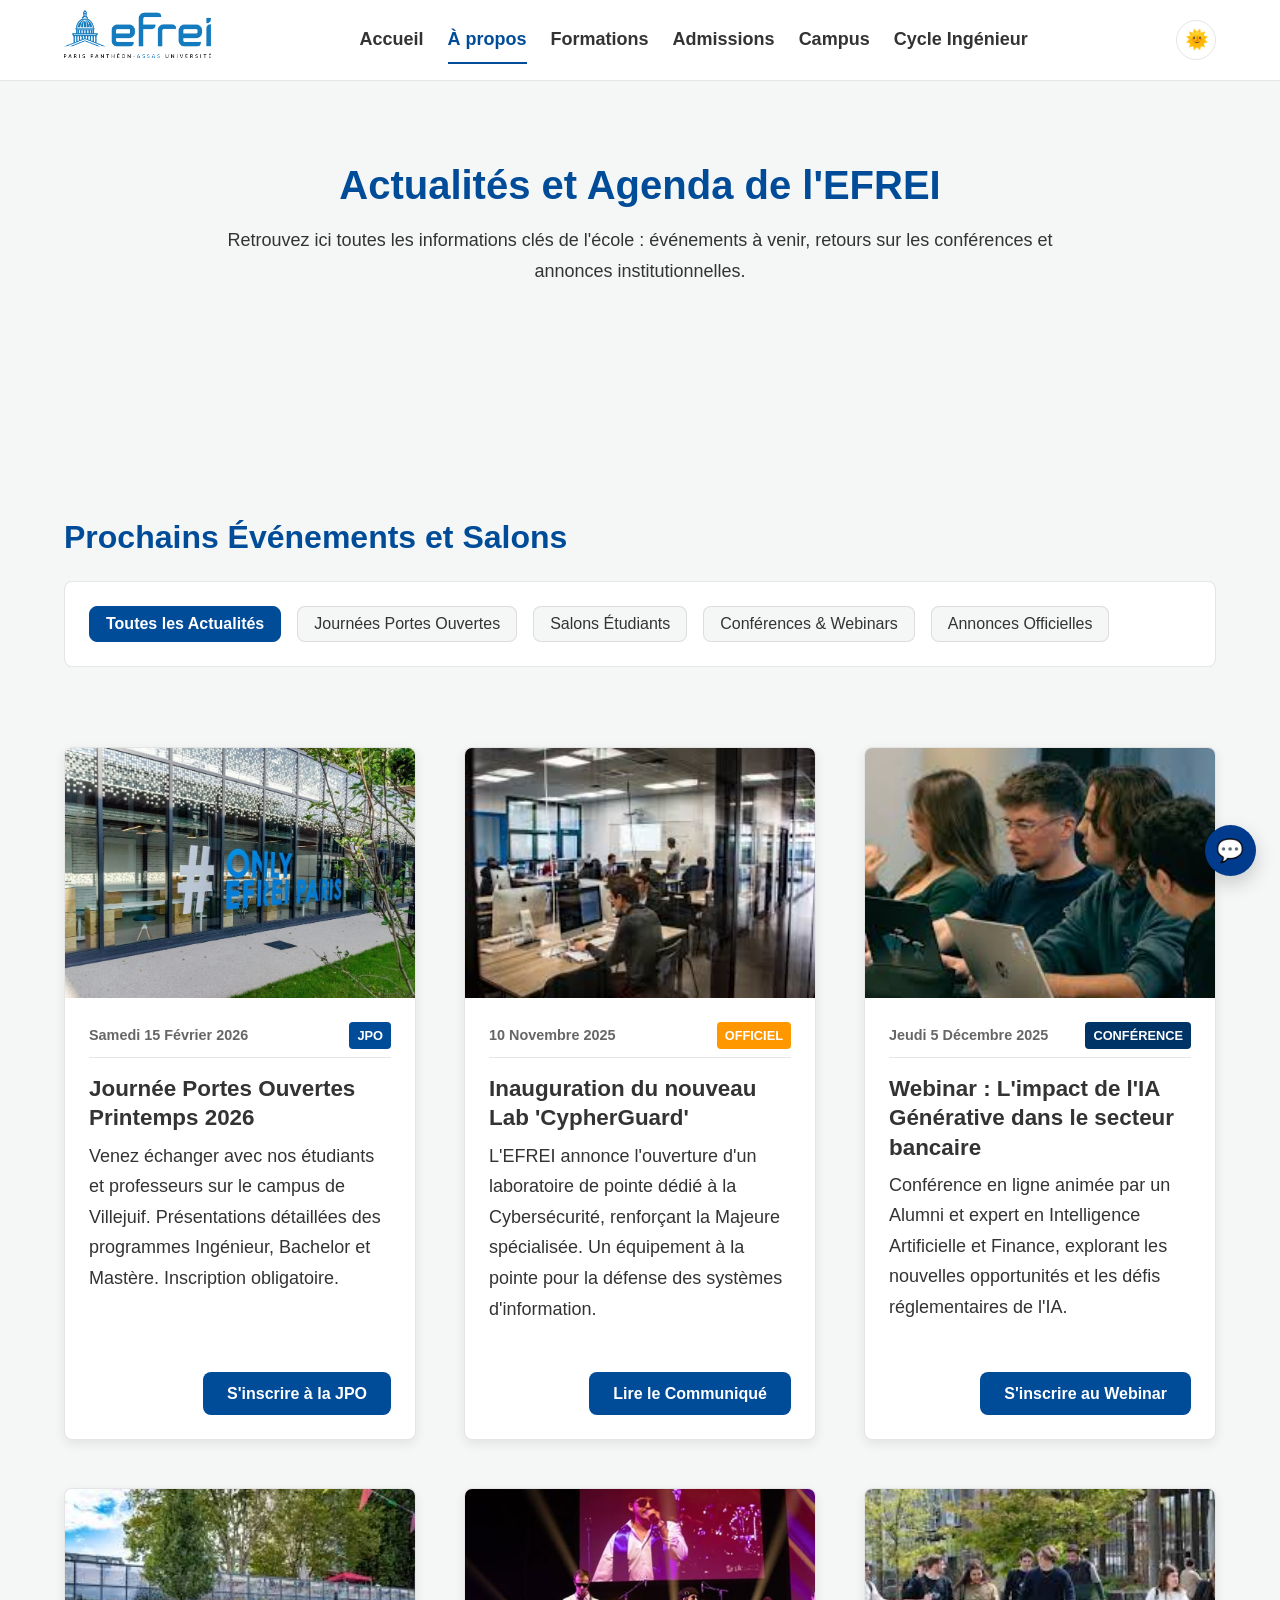
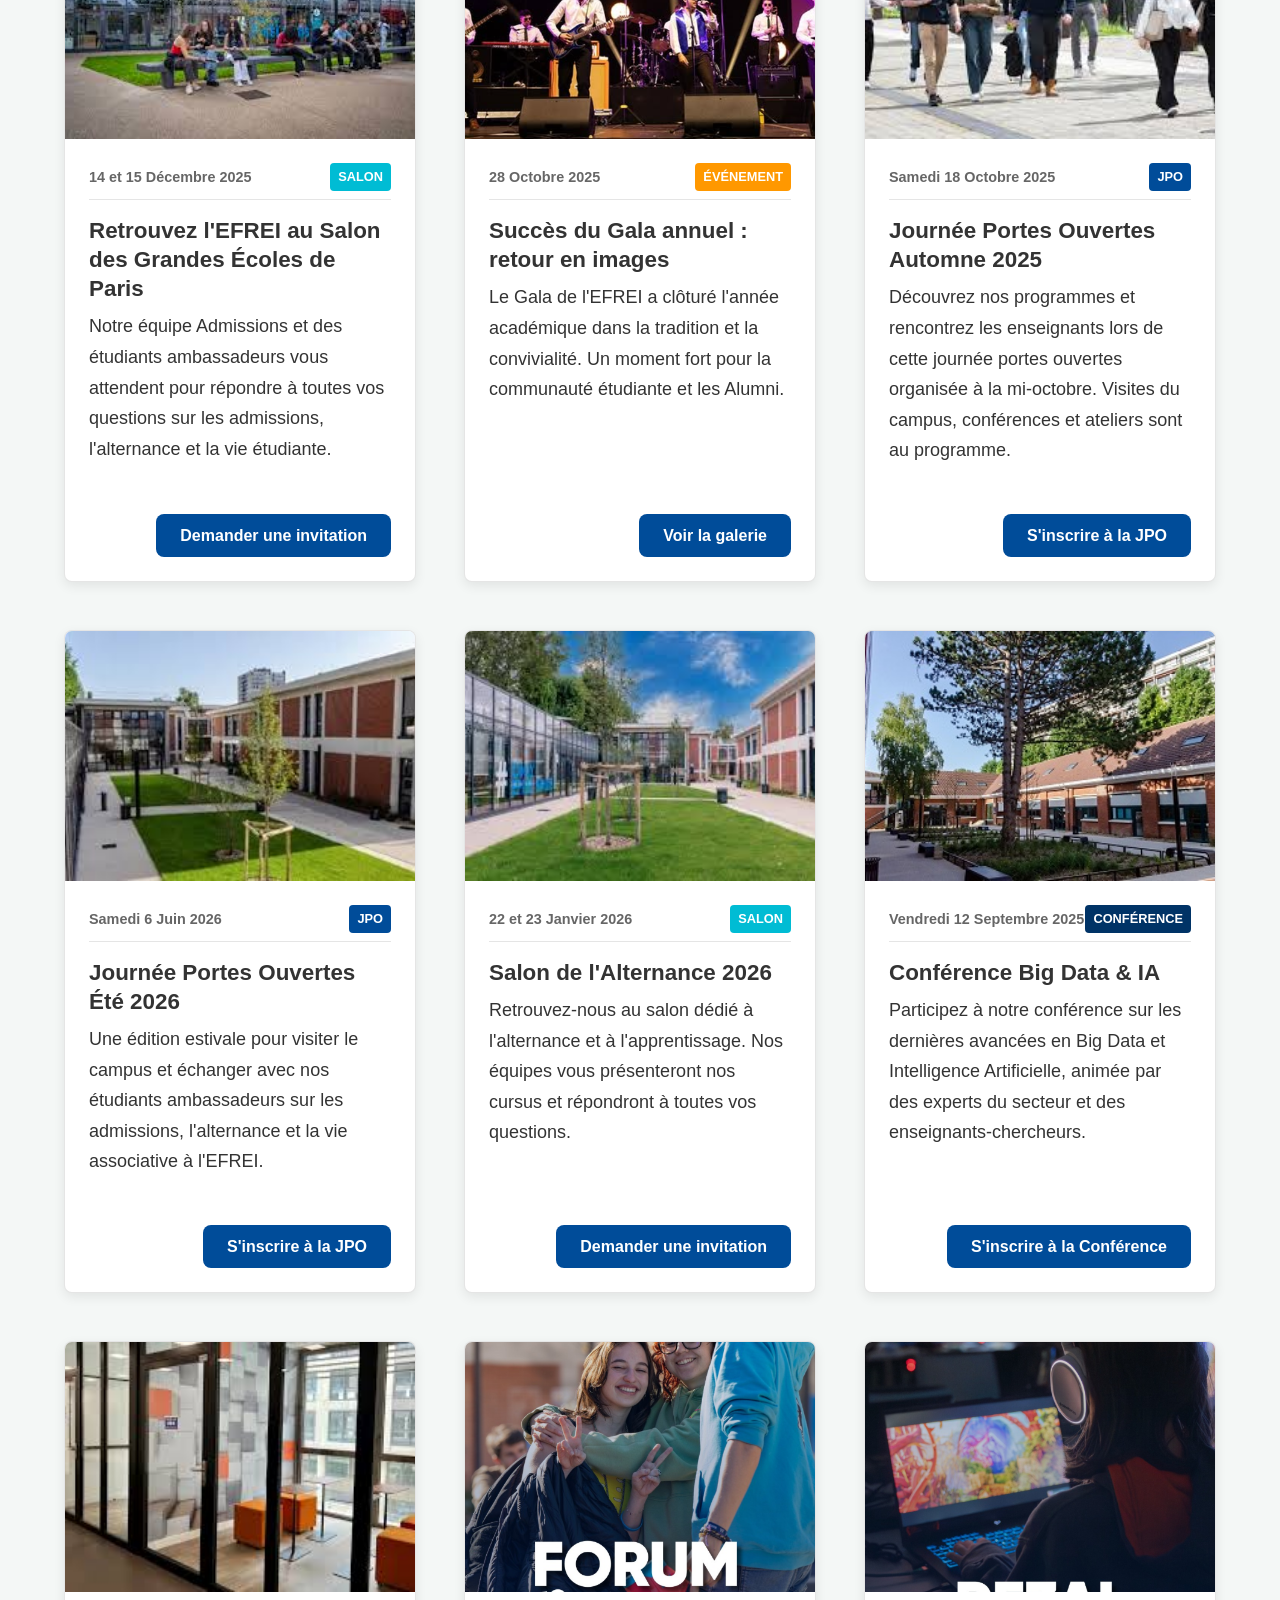
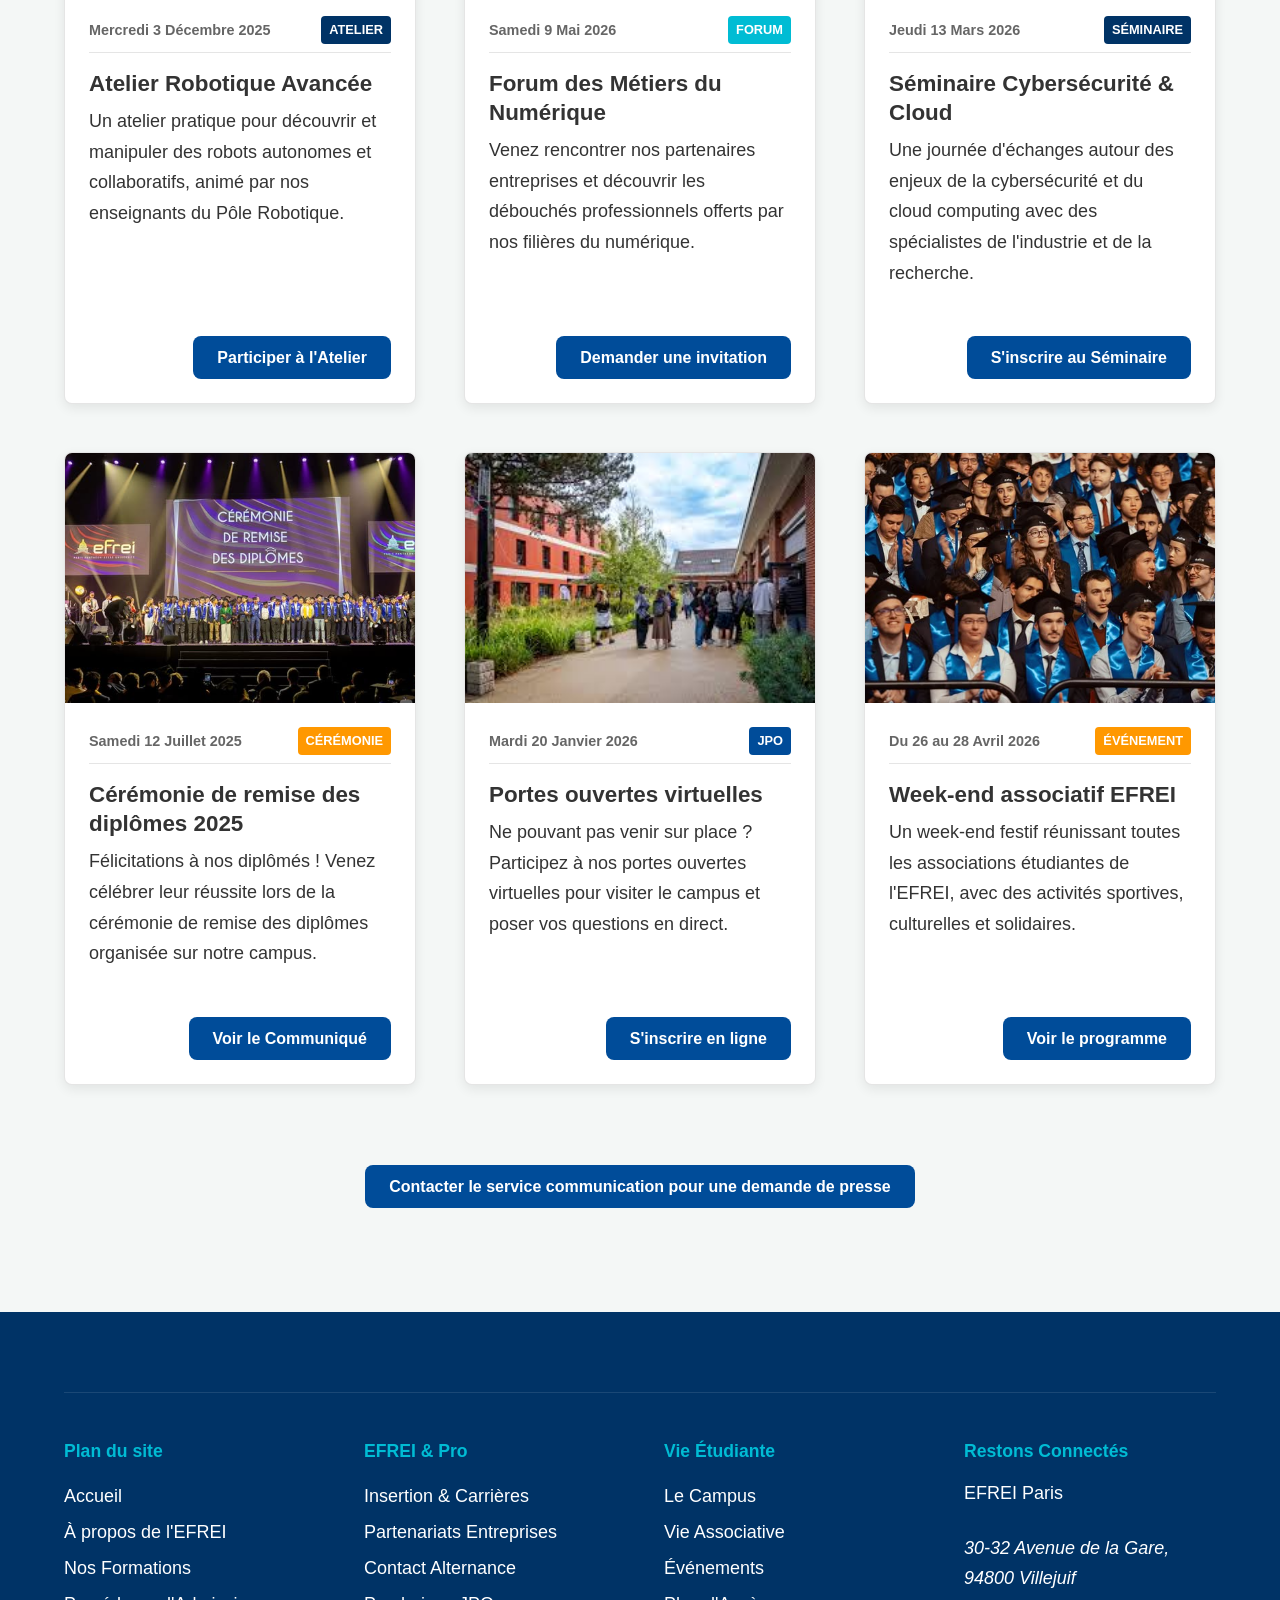
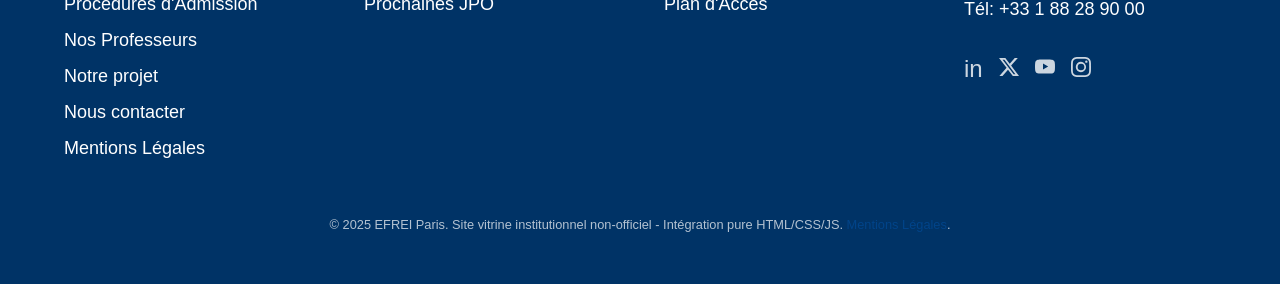
<file: actus.html>
<!DOCTYPE html>
<html lang="fr">
<head>
    <meta charset="UTF-8">
    <meta name="viewport" content="width=device-width, initial-scale=1.0">
    <title>Actualités et Événements de l'EFREI Paris - JPO, Salons, Conférences</title>
    <meta name="description" content="Toutes les actualités institutionnelles de l'EFREI Paris : Journées Portes Ouvertes, participations aux salons, conférences, et annonces officielles de l'école.">
    <link rel="stylesheet" href="assets/css/variables.css">
    <link rel="stylesheet" href="assets/css/base.css">
    <link rel="stylesheet" href="assets/css/layout.css">
    <link rel="stylesheet" href="assets/css/components.css">
    <link rel="stylesheet" href="assets/css/pages/actus.css">
    <link rel="stylesheet" href="assets/css/chatbot.css">

  <link rel="stylesheet" href="assets/css/effects.css" />
  <link rel="stylesheet" href="assets/css/pages/common.css" />
</head>
<body class="theme-light">

    <header class="main-header">
        <div class="container header-content">
            <div class="logo">

                <a href="index.html">
                    <img src="assets/img/logo_efrei_new.png" alt="Logo EFREI Paris Panthéon‑Assas Université" style="height: 48px; width: auto;" />
                </a>
            </div>

            <nav class="main-nav" aria-label="Navigation principale">
                <ul>
                    <li><a href="index.html">Accueil</a></li>
                    <li><a href="a-propos.html" class="is-active">À propos</a></li>
                    <li><a href="formations.html">Formations</a></li>
                    <li><a href="admissions.html">Admissions</a></li>
                    <li><a href="campus.html">Campus</a></li>
                    <li><a href="cycle-ingenieur.html">Cycle Ingénieur</a></li>
                </ul>
            </nav>

            <button class="theme-toggle" aria-label="Activer le mode sombre">🌙</button>
        </div>
    </header>
    <main>
        
        <section class="hero-page">
            <div class="container reveal-item center-text-block">
                <h1>Actualités et Agenda de l'EFREI</h1>
                <p>Retrouvez ici toutes les informations clés de l'école : événements à venir, retours sur les conférences et annonces institutionnelles.</p>
            </div>
        </section>

        <section id="actus">
            <div class="container">
                <h2 id="evenements-a-venir" class="reveal-item">Prochains Événements et Salons</h2>

                <div class="actus-filters reveal-item">
                    <button class="filter-button is-active" data-filter="all" aria-pressed="true">Toutes les Actualités</button>
                    <button class="filter-button" data-filter="jpo" aria-pressed="false">Journées Portes Ouvertes</button>
                    <button class="filter-button" data-filter="salon" aria-pressed="false">Salons Étudiants</button>
                    <button class="filter-button" data-filter="conf" aria-pressed="false">Conférences & Webinars</button>
                    <button class="filter-button" data-filter="officiel" aria-pressed="false">Annonces Officielles</button>
                </div>
                
                <div class="actus-grid">
                    
                    <article class="card actu-card reveal-item" data-category="jpo">
                        <div class="card-img-container">
                        <!-- Image mise à jour pour la JPO de printemps -->
                        <img src="assets/img/event_jpo_printemps.jpg" alt="Image de bienvenue de la JPO." loading="lazy">
                        </div>
                        <div class="card-content">
                            <div class="actu-meta">
                                <span class="actu-date">Samedi 15 Février 2026</span>
                                <span class="actu-category category-jpo">JPO</span>
                            </div>
                            <h3>Journée Portes Ouvertes Printemps 2026</h3>
                            <p>Venez échanger avec nos étudiants et professeurs sur le campus de Villejuif. Présentations détaillées des programmes Ingénieur, Bachelor et Mastère. Inscription obligatoire.</p>
                        </div>
                        <div class="card-actions">
                            <a href="#" class="button button--primary">S'inscrire à la JPO</a>
                        </div>
                    </article>

                    <article class="card actu-card reveal-item" data-category="officiel">
                        <div class="card-img-container">
                        <!-- Image du laboratoire CypherGuard mise à jour -->
                        <img src="assets/img/event_lab_cypher.jpg" alt="Image d'un nouveau laboratoire spécialisé en Cybersécurité." loading="lazy">
                        </div>
                        <div class="card-content">
                            <div class="actu-meta">
                                <span class="actu-date">10 Novembre 2025</span>
                                <span class="actu-category category-officiel">Officiel</span>
                            </div>
                            <h3>Inauguration du nouveau Lab 'CypherGuard'</h3>
                            <p>L'EFREI annonce l'ouverture d'un laboratoire de pointe dédié à la Cybersécurité, renforçant la Majeure spécialisée. Un équipement à la pointe pour la défense des systèmes d'information.</p>
                        </div>
                        <div class="card-actions">
                            <a href="#" class="button button--primary">Lire le Communiqué</a>
                        </div>
                    </article>

                    <article class="card actu-card reveal-item" data-category="conf">
                        <div class="card-img-container">
                        <!-- Illustration du webinar IA mise à jour -->
                        <img src="assets/img/event_webinar_ia.jpg" alt="Photo d'un intervenant lors d'une conférence sur l'IA." loading="lazy">
                        </div>
                        <div class="card-content">
                            <div class="actu-meta">
                                <span class="actu-date">Jeudi 5 Décembre 2025</span>
                                <span class="actu-category category-conf">Conférence</span>
                            </div>
                            <h3>Webinar : L'impact de l'IA Générative dans le secteur bancaire</h3>
                            <p>Conférence en ligne animée par un Alumni et expert en Intelligence Artificielle et Finance, explorant les nouvelles opportunités et les défis réglementaires de l'IA.</p>
                        </div>
                        <div class="card-actions">
                            <a href="#" class="button button--primary">S'inscrire au Webinar</a>
                        </div>
                    </article>
                    
                    <article class="card actu-card reveal-item" data-category="salon">
                        <div class="card-img-container">
                        <!-- Illustration du salon des grandes écoles mise à jour -->
                        <img src="assets/img/event_salon_paris.jpg" alt="Photo d'un stand de salon étudiant." loading="lazy">
                        </div>
                        <div class="card-content">
                            <div class="actu-meta">
                                <span class="actu-date">14 et 15 Décembre 2025</span>
                                <span class="actu-category category-salon">Salon</span>
                            </div>
                            <h3>Retrouvez l'EFREI au Salon des Grandes Écoles de Paris</h3>
                            <p>Notre équipe Admissions et des étudiants ambassadeurs vous attendent pour répondre à toutes vos questions sur les admissions, l'alternance et la vie étudiante.</p>
                        </div>
                        <div class="card-actions">
                            <a href="#" class="button button--primary">Demander une invitation</a>
                        </div>
                    </article>

                    <article class="card actu-card reveal-item" data-category="officiel">
                        <div class="card-img-container">
                        <!-- Illustration du Gala annuel mise à jour -->
                        <img src="assets/img/event_gala.jpg" alt="Photo du Gala des étudiants de l'EFREI." loading="lazy">
                        </div>
                        <div class="card-content">
                            <div class="actu-meta">
                                <span class="actu-date">28 Octobre 2025</span>
                                <span class="actu-category category-officiel">Événement</span>
                            </div>
                            <h3>Succès du Gala annuel : retour en images</h3>
                            <p>Le Gala de l'EFREI a clôturé l'année académique dans la tradition et la convivialité. Un moment fort pour la communauté étudiante et les Alumni.</p>
                        </div>
                        <div class="card-actions">
                            <a href="bde.html" class="button button--primary">Voir la galerie</a>
                        </div>
                    </article>

                    
                    <article class="card actu-card reveal-item" data-category="jpo">
                        <div class="card-img-container">
                        <!-- Image mise à jour pour la JPO d'automne -->
                        <img src="assets/img/event_jpo_autumn.jpg" alt="Affiche portes ouvertes automne 2025" loading="lazy">
                        </div>
                        <div class="card-content">
                            <div class="actu-meta">
                                <span class="actu-date">Samedi 18 Octobre 2025</span>
                                <span class="actu-category category-jpo">JPO</span>
                            </div>
                            <h3>Journée Portes Ouvertes Automne 2025</h3>
                            <p>Découvrez nos programmes et rencontrez les enseignants lors de cette journée portes ouvertes organisée à la mi‑octobre. Visites du campus, conférences et ateliers sont au programme.</p>
                        </div>
                        <div class="card-actions">
                            <a href="#" class="button button--primary">S'inscrire à la JPO</a>
                        </div>
                    </article>

                    <article class="card actu-card reveal-item" data-category="jpo">
                        <div class="card-img-container">
                        <!-- Image mise à jour pour la JPO d'été -->
                        <img src="assets/img/event_jpo_summer.jpg" alt="Affiche portes ouvertes été 2026" loading="lazy">
                        </div>
                        <div class="card-content">
                            <div class="actu-meta">
                                <span class="actu-date">Samedi 6 Juin 2026</span>
                                <span class="actu-category category-jpo">JPO</span>
                            </div>
                            <h3>Journée Portes Ouvertes Été 2026</h3>
                            <p>Une édition estivale pour visiter le campus et échanger avec nos étudiants ambassadeurs sur les admissions, l'alternance et la vie associative à l'EFREI.</p>
                        </div>
                        <div class="card-actions">
                            <a href="#" class="button button--primary">S'inscrire à la JPO</a>
                        </div>
                    </article>

                    <article class="card actu-card reveal-item" data-category="salon">
                        <div class="card-img-container">
                        <!-- Illustration mise à jour pour le salon de l'alternance -->
                        <img src="assets/img/event_salon_alternance.jpg" alt="Salon de l'Alternance 2026" loading="lazy">
                        </div>
                        <div class="card-content">
                            <div class="actu-meta">
                                <span class="actu-date">22 et 23 Janvier 2026</span>
                                <span class="actu-category category-salon">Salon</span>
                            </div>
                            <h3>Salon de l'Alternance 2026</h3>
                            <p>Retrouvez‑nous au salon dédié à l'alternance et à l'apprentissage. Nos équipes vous présenteront nos cursus et répondront à toutes vos questions.</p>
                        </div>
                        <div class="card-actions">
                            <a href="#" class="button button--primary">Demander une invitation</a>
                        </div>
                    </article>

                    <article class="card actu-card reveal-item" data-category="conf">
                        <div class="card-img-container">
                        <!-- Illustration mise à jour pour la conférence Big Data & IA -->
                        <img src="assets/img/event_conf_big_data.jpg" alt="Conférence Big Data et IA" loading="lazy">
                        </div>
                        <div class="card-content">
                            <div class="actu-meta">
                                <span class="actu-date">Vendredi 12 Septembre 2025</span>
                                <span class="actu-category category-conf">Conférence</span>
                            </div>
                            <h3>Conférence Big Data &amp; IA</h3>
                            <p>Participez à notre conférence sur les dernières avancées en Big Data et Intelligence Artificielle, animée par des experts du secteur et des enseignants‑chercheurs.</p>
                        </div>
                        <div class="card-actions">
                            <a href="#" class="button button--primary">S'inscrire à la Conférence</a>
                        </div>
                    </article>

                    <article class="card actu-card reveal-item" data-category="conf">
                        <div class="card-img-container">
                        <!-- Illustration mise à jour pour l'atelier robotique avancée -->
                        <img src="assets/img/event_atelier_robotique.jpg" alt="Atelier Robotique Avancée" loading="lazy">
                        </div>
                        <div class="card-content">
                            <div class="actu-meta">
                                <span class="actu-date">Mercredi 3 Décembre 2025</span>
                                <span class="actu-category category-conf">Atelier</span>
                            </div>
                            <h3>Atelier Robotique Avancée</h3>
                            <p>Un atelier pratique pour découvrir et manipuler des robots autonomes et collaboratifs, animé par nos enseignants du Pôle Robotique.</p>
                        </div>
                        <div class="card-actions">
                            <a href="#" class="button button--primary">Participer à l'Atelier</a>
                        </div>
                    </article>

                    <article class="card actu-card reveal-item" data-category="salon">
                        <div class="card-img-container">
                        <!-- Illustration mise à jour pour le forum des métiers du numérique -->
                        <img src="assets/img/event_forum_metiers.jpg" alt="Forum des Métiers du Numérique" loading="lazy">
                        </div>
                        <div class="card-content">
                            <div class="actu-meta">
                                <span class="actu-date">Samedi 9 Mai 2026</span>
                                <span class="actu-category category-salon">Forum</span>
                            </div>
                            <h3>Forum des Métiers du Numérique</h3>
                            <p>Venez rencontrer nos partenaires entreprises et découvrir les débouchés professionnels offerts par nos filières du numérique.</p>
                        </div>
                        <div class="card-actions">
                            <a href="#" class="button button--primary">Demander une invitation</a>
                        </div>
                    </article>

                    <article class="card actu-card reveal-item" data-category="conf">
                        <div class="card-img-container">
                        <!-- Illustration mise à jour pour le séminaire cybersécurité & cloud -->
                        <img src="assets/img/event_seminaire_cybercloud.jpg" alt="Séminaire Cybersécurité et Cloud" loading="lazy">
                        </div>
                        <div class="card-content">
                            <div class="actu-meta">
                                <span class="actu-date">Jeudi 13 Mars 2026</span>
                                <span class="actu-category category-conf">Séminaire</span>
                            </div>
                            <h3>Séminaire Cybersécurité &amp; Cloud</h3>
                            <p>Une journée d'échanges autour des enjeux de la cybersécurité et du cloud computing avec des spécialistes de l'industrie et de la recherche.</p>
                        </div>
                        <div class="card-actions">
                            <a href="#" class="button button--primary">S'inscrire au Séminaire</a>
                        </div>
                    </article>

                    <article class="card actu-card reveal-item" data-category="officiel">
                        <div class="card-img-container">
                        <!-- Illustration mise à jour pour la cérémonie de remise des diplômes -->
                        <img src="assets/img/event_ceremonie.jpg" alt="Cérémonie de remise des diplômes" loading="lazy">
                        </div>
                        <div class="card-content">
                            <div class="actu-meta">
                                <span class="actu-date">Samedi 12 Juillet 2025</span>
                                <span class="actu-category category-officiel">Cérémonie</span>
                            </div>
                            <h3>Cérémonie de remise des diplômes 2025</h3>
                            <p>Félicitations à nos diplômés ! Venez célébrer leur réussite lors de la cérémonie de remise des diplômes organisée sur notre campus.</p>
                        </div>
                        <div class="card-actions">
                            <a href="#" class="button button--primary">Voir le Communiqué</a>
                        </div>
                    </article>

                    <article class="card actu-card reveal-item" data-category="jpo">
                        <div class="card-img-container">
                        <!-- Illustration mise à jour pour les portes ouvertes virtuelles -->
                        <img src="assets/img/event_jpo_virtual.jpg" alt="Portes ouvertes virtuelles" loading="lazy">
                        </div>
                        <div class="card-content">
                            <div class="actu-meta">
                                <span class="actu-date">Mardi 20 Janvier 2026</span>
                                <span class="actu-category category-jpo">JPO</span>
                            </div>
                            <h3>Portes ouvertes virtuelles</h3>
                            <p>Ne pouvant pas venir sur place ? Participez à nos portes ouvertes virtuelles pour visiter le campus et poser vos questions en direct.</p>
                        </div>
                        <div class="card-actions">
                            <a href="#" class="button button--primary">S'inscrire en ligne</a>
                        </div>
                    </article>

                    <article class="card actu-card reveal-item" data-category="officiel">
                        <div class="card-img-container">
                        <!-- Illustration mise à jour pour le week‑end associatif -->
                        <img src="assets/img/event_weekend_asso.jpg" alt="Week‑end associatif EFREI" loading="lazy">
                        </div>
                        <div class="card-content">
                            <div class="actu-meta">
                                <span class="actu-date">Du 26 au 28 Avril 2026</span>
                                <span class="actu-category category-officiel">Événement</span>
                            </div>
                            <h3>Week‑end associatif EFREI</h3>
                            <p>Un week‑end festif réunissant toutes les associations étudiantes de l'EFREI, avec des activités sportives, culturelles et solidaires.</p>
                        </div>
                        <div class="card-actions">
                            <a href="bde.html" class="button button--primary">Voir le programme</a>
                        </div>
                    </article>
                </div>
                
                <p class="text-center" style="margin-top: var(--spacing-xl);">
                    <a href="contact.html#actu" class="button button--primary">Contacter le service communication pour une demande de presse</a>
                </p>
            </div>
        </section>

    </main>

    <footer class="main-footer">
        <div class="container">
            <div class="footer-content">
                <nav class="footer-nav">
                    <h4>Plan du site</h4>
                    <ul>
                        <li><a href="index.html">Accueil</a></li>
                        <li><a href="a-propos.html">À propos de l'EFREI</a></li>
                        <li><a href="formations.html">Nos Formations</a></li>
                        <li><a href="admissions.html">Procédures d'Admission</a></li>
                        <li><a href="professeurs.html">Nos Professeurs</a></li>
                        <li><a href="projet.html">Notre projet</a></li>
                        <li><a href="contact.html">Nous contacter</a></li>
                        <li><a href="mentions-legales.html">Mentions Légales</a></li>
                    </ul>
                </nav>

                <nav class="footer-nav">
                    <h4>EFREI & Pro</h4>
                    <ul>
                        <li><a href="carrieres.html">Insertion & Carrières</a></li>
                        <li><a href="entreprises.html">Partenariats Entreprises</a></li>
                        <li><a href="contact.html#alternance">Contact Alternance</a></li>
                        <li><a href="actus.html#jpo">Prochaines JPO</a></li>
                    </ul>
                </nav>

                <nav class="footer-nav">
                    <h4>Vie Étudiante</h4>
                    <ul>
                        <li><a href="campus.html">Le Campus</a></li>
                        <li><a href="bde.html">Vie Associative</a></li>
                        <li><a href="actus.html">Événements</a></li>
                        <li><a href="https://www.google.com/maps/dir//Efrei,+30-32+Av.+de+la+R%C3%A9publique,+94800+Villejuif,+France/@48.7887182,2.3611764,17z/data=!4m17!1m7!3m6!1s0x47e673e24e04a9c3:0xc55cb3e676f95321!2sEfrei!8m2!3d48.7887182!4d2.3637513!16zL20vMDVtcHk0!4m8!1m0!1m5!1m1!1s0x47e673e24e04a9c3:0xc55cb3e676f95321!2m2!1d2.3637513!2d48.7887182!3e3?entry=ttu&g_ep=EgoyMDI1MTIwOS4wIKXMDSoASAFQAw%3D%3D" target="_blank" rel="noopener">Plan d'Accès</a></li>
                    </ul>
                </nav>

                <div class="footer-contact">
                    <h4>Restons Connectés</h4>
                    <p>EFREI Paris</p>
                    <address>30-32 Avenue de la Gare, 94800 Villejuif</address>
                    <p>Tél: +33 1 88 28 90 00</p>
                    
                    <div class="social-links">
                        <a href="https://fr.linkedin.com/school/efrei/" target="_blank" aria-label="LinkedIn du projet">in</a>
                        <a href="https://x.com/Efrei_Paris" target="_blank" aria-label="X du projet">
                            <svg xmlns="http://www.w3.org/2000/svg" width="20" height="20" fill="currentColor" viewBox="0 0 16 16">
                              <path d="M12.6 .75h2.454l-5.36 6.142L16 15.25h-4.937l-3.867-5.07-4.425 5.07H.316l5.733-6.57L0 .75h5.063l3.495 4.633L12.6 .75Zm-.86 13.028h1.36L4.323 2.145H2.865z"/>
                            </svg>
                        </a>
                        <a href="https://www.youtube.com/@efrei" target="_blank" aria-label="YouTube du projet">
                            <svg xmlns="http://www.w3.org/2000/svg" width="20" height="20" fill="currentColor" viewBox="0 0 16 16">
                              <path d="M8.051 1.999h.089c.822.003 4.987.033 6.11.335a2.01 2.01 0 0 1 1.415 1.42c.101.38.172.883.22 1.402l.01.104.022.26.008.104c.065.914.073 1.77.074 1.957v.075c-.001.194-.01 1.108-.082 2.06l-.008.105-.009.104c-.05.572-.124 1.14-.235 1.558a2.01 2.01 0 0 1-1.415 1.42c-1.16.312-5.569.334-6.18.335h-.142c-.309 0-1.587-.006-2.927-.052l-.17-.006-.087-.004-.171-.007-.171-.007c-1.11-.049-2.167-.128-2.654-.26a2.01 2.01 0 0 1-1.415-1.419c-.111-.417-.185-.986-.235-1.558L.09 9.82l-.008-.104A31 31 0 0 1 0 7.68v-.123c.002-.215.01-.958.064-1.778l.007-.103.003-.052.008-.104.022-.26.01-.104c.048-.519.119-1.023.22-1.402a2.01 2.01 0 0 1 1.415-1.42c.487-.13 1.544-.21 2.654-.26l.17-.007.172-.006.086-.003.171-.007A100 100 0 0 1 7.858 2zM6.4 5.209v4.818l4.157-2.408z"/>
                            </svg>
                        </a>
                        <a href="https://www.instagram.com/efrei_paris/?hl=fr" target="_blank" aria-label="Instagram du projet">
                            <svg xmlns="http://www.w3.org/2000/svg" width="20" height="20" fill="currentColor" viewBox="0 0 16 16">
                              <path d="M8 0C5.829 0 5.556.01 4.703.048 3.85.088 3.269.222 2.76.42a3.9 3.9 0 0 0-1.417.923A3.9 3.9 0 0 0 .42 2.76C.222 3.268.087 3.85.048 4.7.01 5.555 0 5.827 0 8.001c0 2.172.01 2.444.048 3.297.04.852.174 1.433.372 1.942.205.526.478.972.923 1.417.444.445.89.719 1.416.923.51.198 1.09.333 1.942.372C5.555 15.99 5.827 16 8 16s2.444-.01 3.298-.048c.851-.04 1.434-.174 1.943-.372a3.9 3.9 0 0 0 1.416-.923c.445-.445.718-.891.923-1.417.197-.509.332-1.09.372-1.942C15.99 10.445 16 10.173 16 8s-.01-2.445-.048-3.299c-.04-.851-.175-1.433-.372-1.941a3.9 3.9 0 0 0-.923-1.417A3.9 3.9 0 0 0 13.24.42c-.51-.198-1.092-.333-1.943-.372C10.443.01 10.172 0 7.998 0zm-.717 1.442h.718c2.136 0 2.389.007 3.232.046.78.035 1.204.166 1.486.275.373.145.64.319.92.599s.453.546.598.92c.11.281.24.705.275 1.485.039.843.047 1.096.047 3.231s-.008 2.389-.047 3.232c-.035.78-.166 1.203-.275 1.485a2.5 2.5 0 0 1-.599.919c-.28.28-.546.453-.92.598-.28.11-.704.24-1.485.276-.843.038-1.096.047-3.232.047s-2.39-.009-3.233-.047c-.78-.036-1.203-.166-1.485-.276a2.5 2.5 0 0 1-.92-.598 2.5 2.5 0 0 1-.6-.92c-.109-.281-.24-.705-.275-1.485-.038-.843-.046-1.096-.046-3.233s.008-2.388.046-3.231c.036-.78.166-1.204.276-1.486.145-.373.319-.64.599-.92s.546-.453.92-.598c.282-.11.705-.24 1.485-.276.738-.034 1.024-.044 2.515-.045zm4.988 1.328a.96.96 0 1 0 0 1.92.96.96 0 0 0 0-1.92m-4.27 1.122a4.109 4.109 0 1 0 0 8.217 4.109 4.109 0 0 0 0-8.217m0 1.441a2.667 2.667 0 1 1 0 5.334 2.667 2.667 0 0 1 0-5.334"/>
                            </svg>
                        </a>
                    </div>
                </div>
            </div>

            <div class="footer-bottom">
                <p>&copy; 2025 EFREI Paris. Site vitrine institutionnel non-officiel - Intégration pure HTML/CSS/JS. <a href="mentions-legales.html">Mentions Légales</a>.</p>
            </div>
        </div>
    </footer>
    
        <script src="assets/js/app.js" defer></script>

    <!-- Chatbot EFREI -->
    <div class="chatbot">
        <button class="chatbot-toggle" aria-label="Ouvrir le chatbot">
            💬
        </button>
        <div class="chatbot-window" aria-hidden="true">
            <div class="chatbot-messages" id="chatbotMessages">
                <div class="chatbot-message bot">
                    Bonjour 👋<br>
                    Je peux te renseigner sur l’EFREI : formations, admissions, vie étudiante, alternance, etc.
                </div>
            </div>
            <form class="chatbot-form" id="chatbotForm">
                <input type="text" id="chatbotInput" placeholder="Pose ta question..." autocomplete="off" required>
                <button type="submit">Envoyer</button>
            </form>
        </div>
    </div>
</body>
</html>
</file>
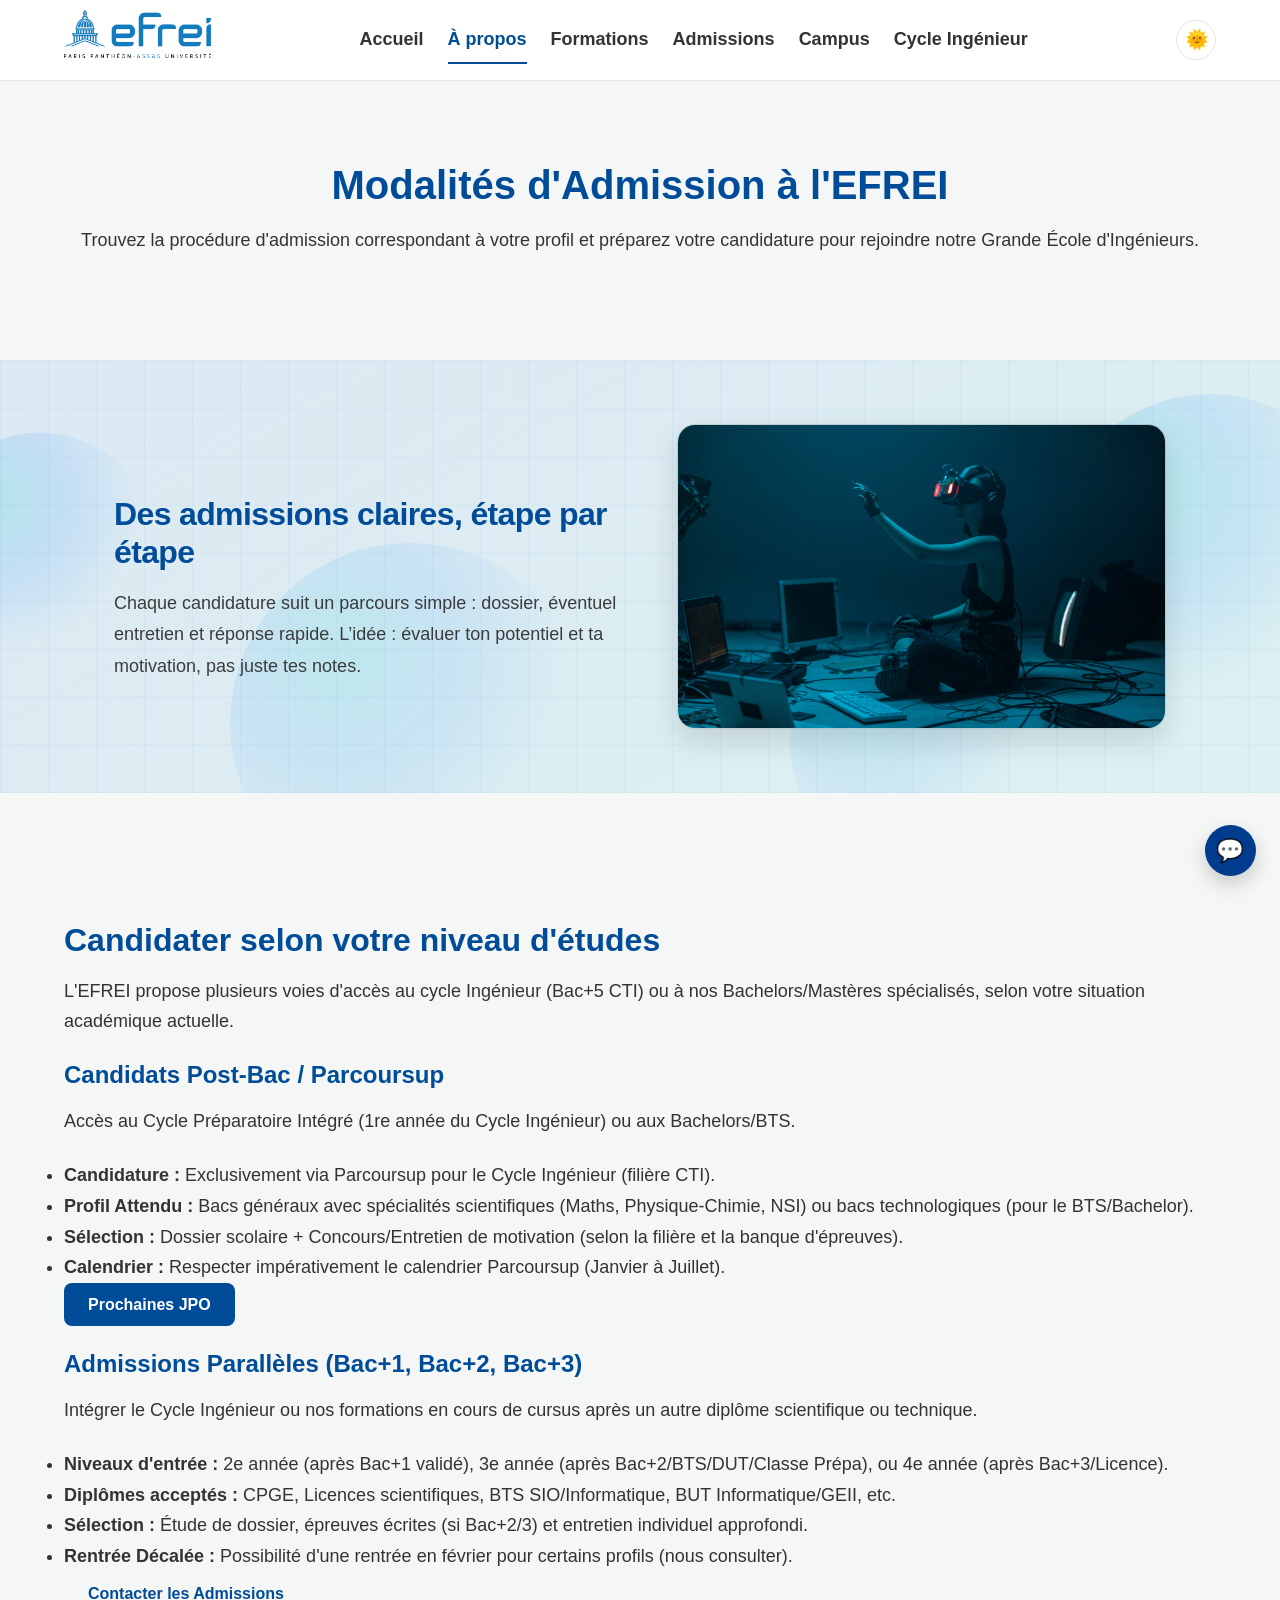
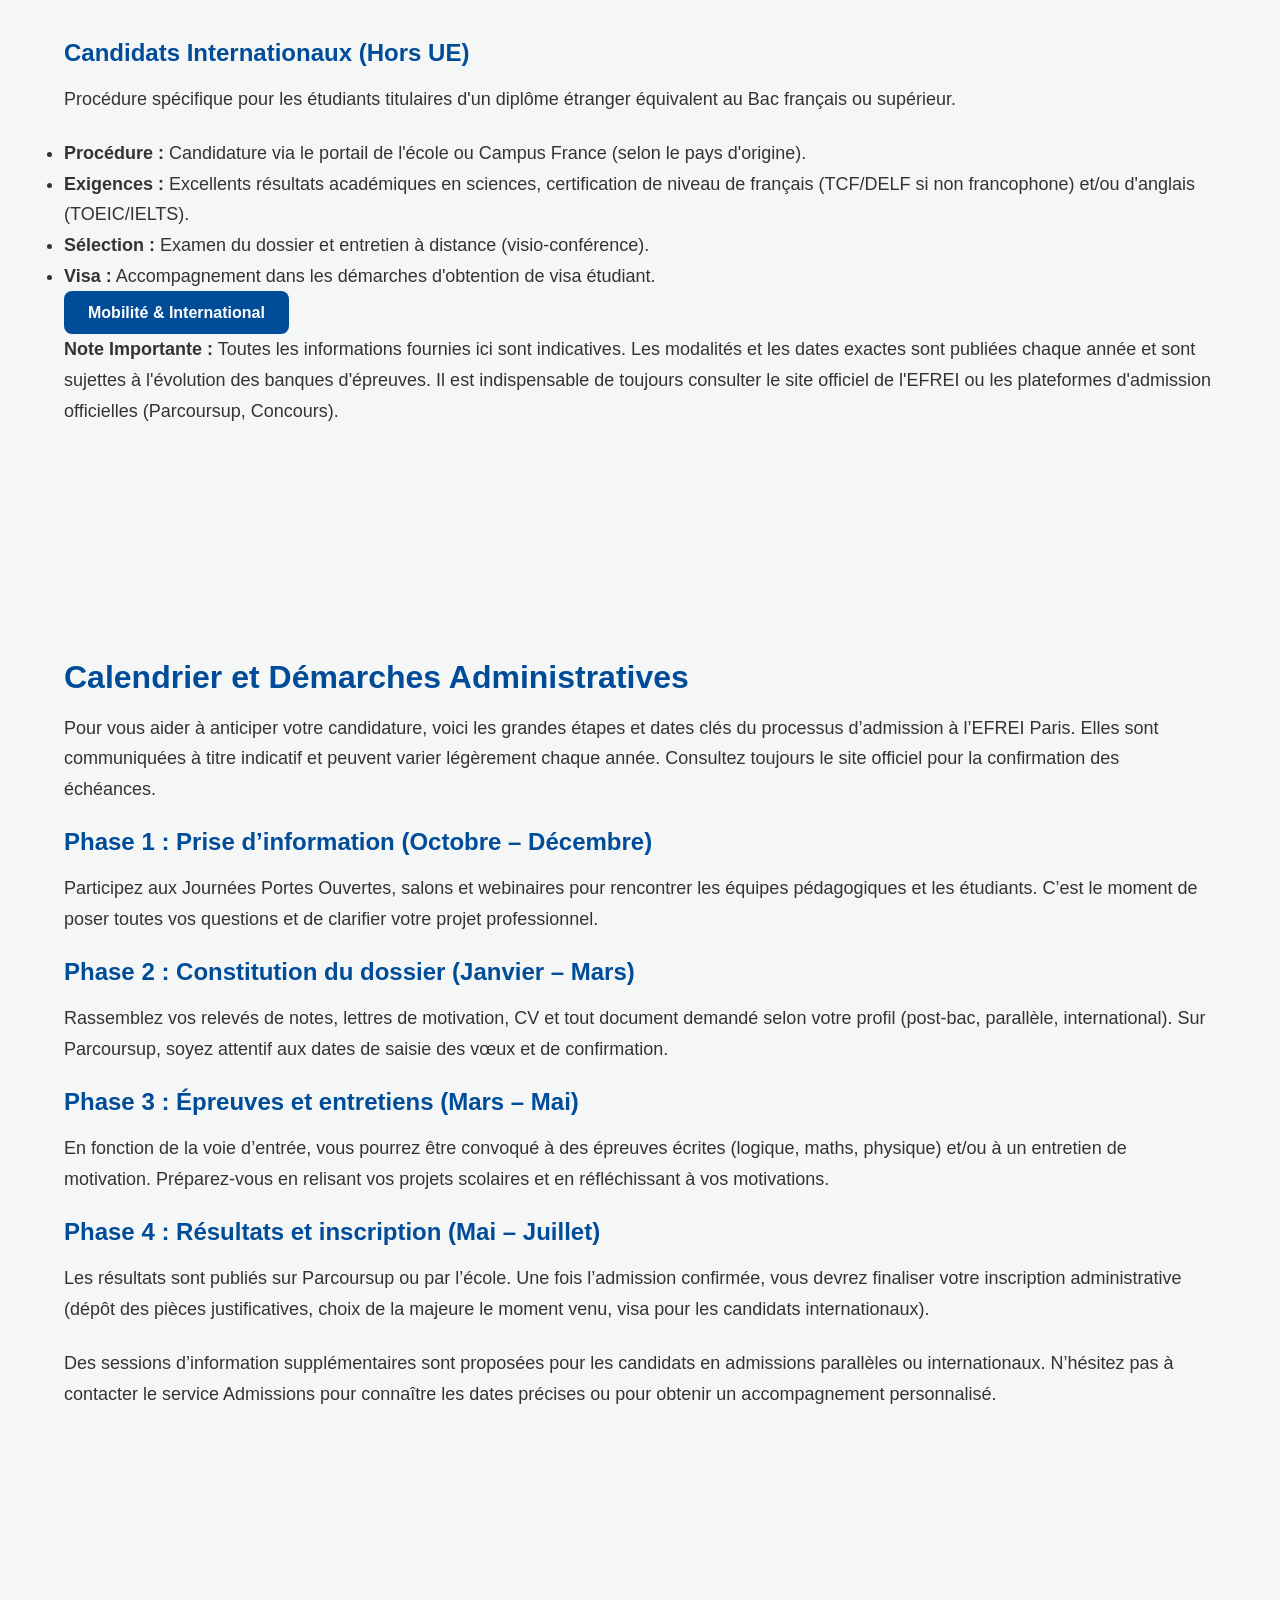
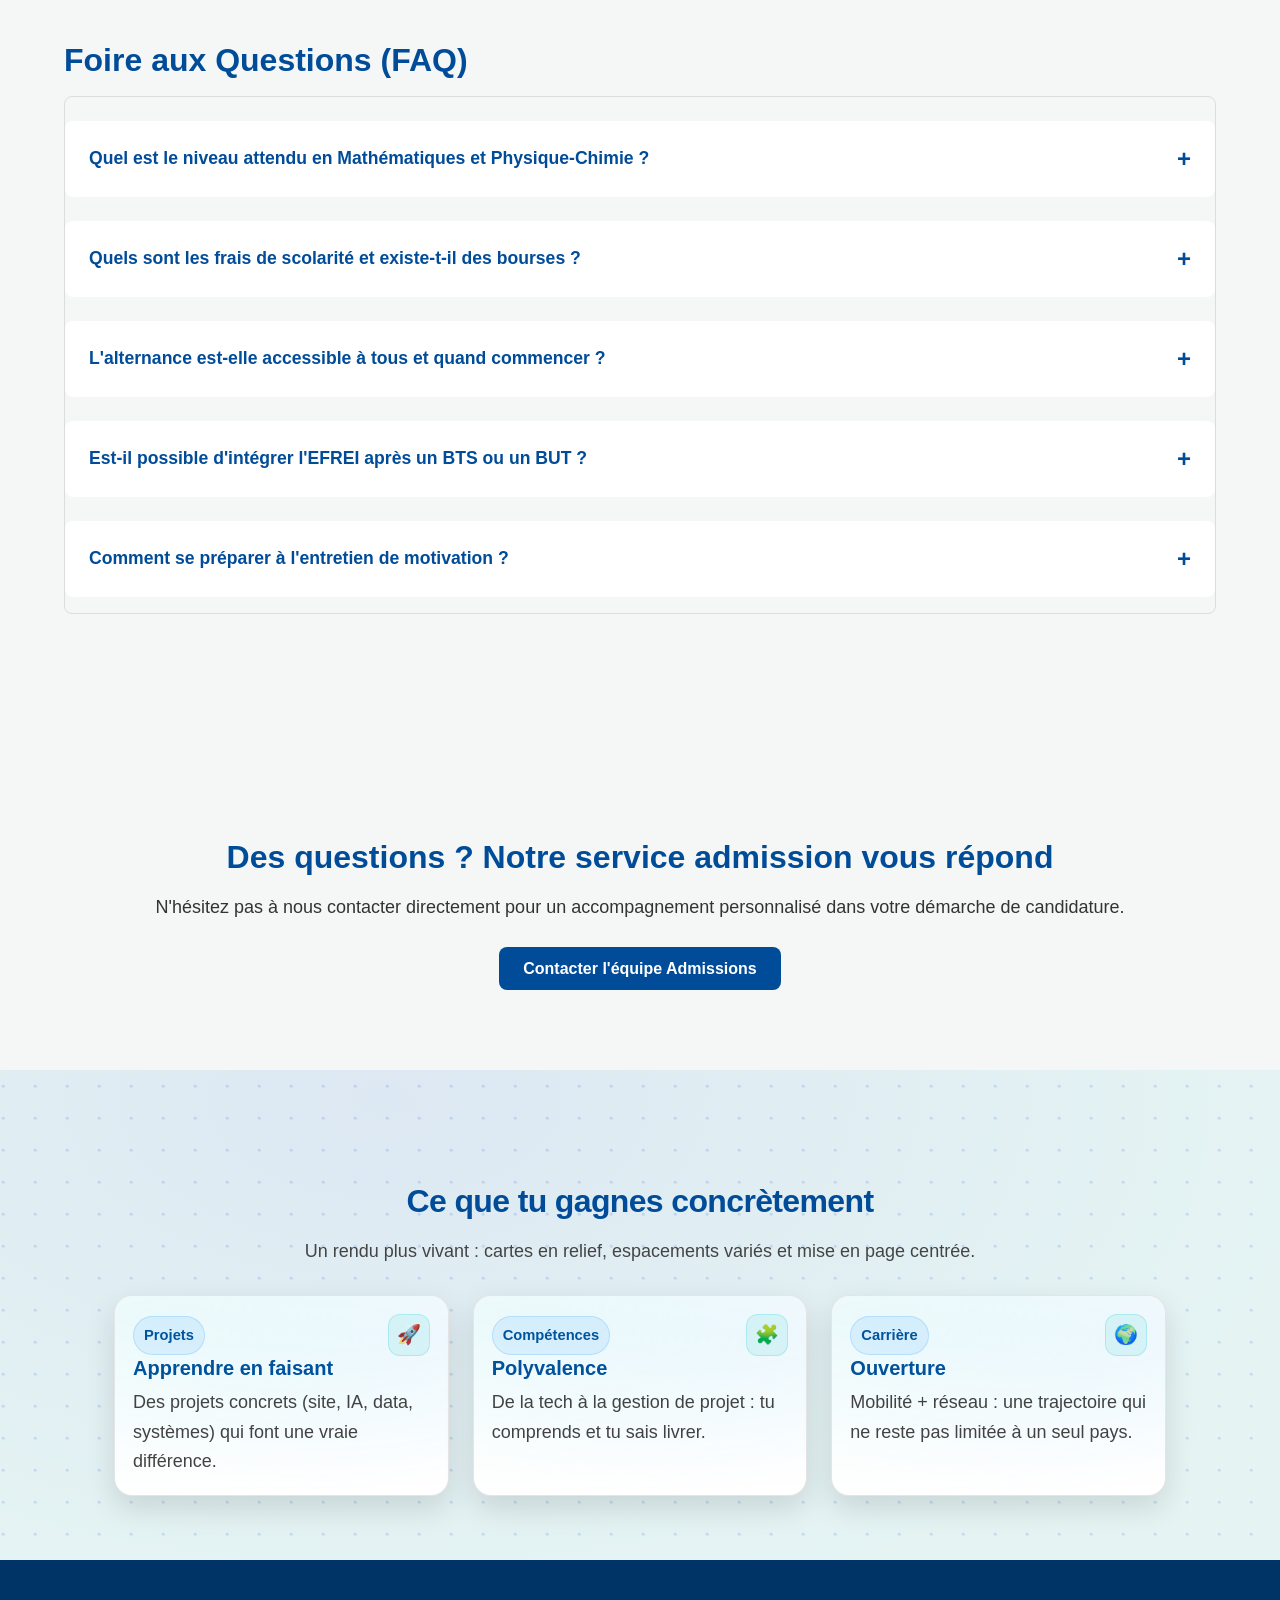
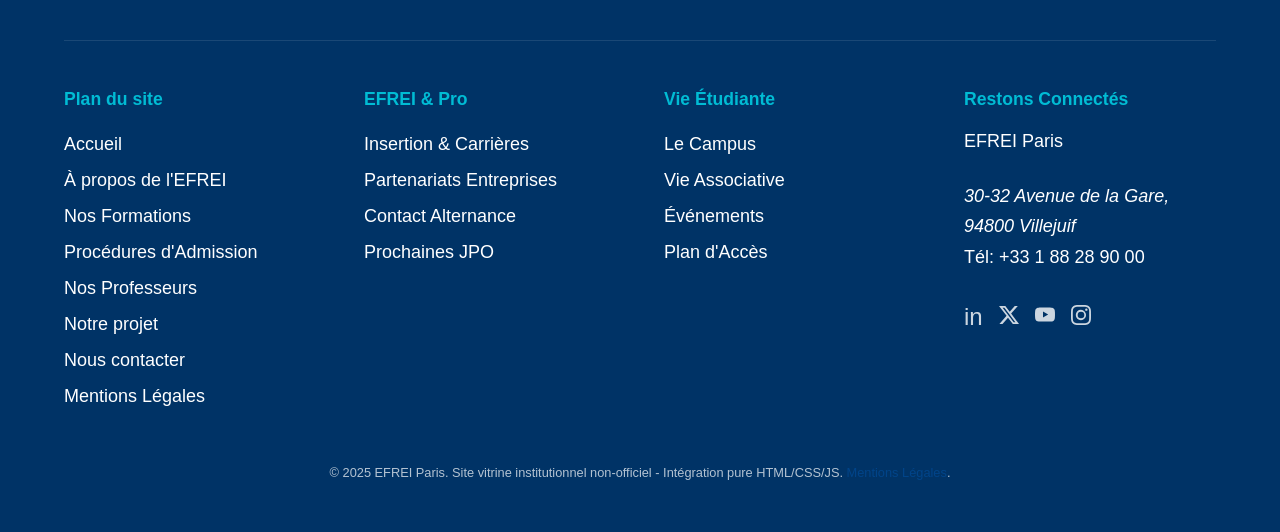
<file: admissions.html>
<!DOCTYPE html>
<html lang="fr">
<head>
    <meta charset="UTF-8">
    <meta name="viewport" content="width=device-width, initial-scale=1.0">
    <title>Admissions EFREI Paris - Critères, Procédures et FAQ</title>
    <meta name="description" content="Découvrez les procédures d'admission à l'EFREI Paris pour les cycles Ingénieur, Bachelor et Mastère. Post-Bac, admissions parallèles, internationaux et FAQ complète.">
    <link rel="stylesheet" href="assets/css/variables.css">
    <link rel="stylesheet" href="assets/css/base.css">
    <link rel="stylesheet" href="assets/css/layout.css">
    <link rel="stylesheet" href="assets/css/components.css">
    <link rel="stylesheet" href="assets/css/pages/actus.css">
    <link rel="stylesheet" href="assets/css/chatbot.css">
  <link rel="stylesheet" href="assets/css/effects.css" />
  <link rel="stylesheet" href="assets/css/pages/common.css" />
</head>
<body class="theme-light">

    <header class="main-header">
        <div class="container header-content">
            <div class="logo">

                <a href="index.html">
                    <img src="assets/img/logo_efrei_new.png" alt="Logo EFREI Paris Panthéon‑Assas Université" style="height: 48px; width: auto;" />
                </a>
            </div>

            <nav class="main-nav" aria-label="Navigation principale">
                <ul>
                    <li><a href="index.html">Accueil</a></li>
                    <li><a href="a-propos.html" class="is-active">À propos</a></li>
                    <li><a href="formations.html">Formations</a></li>
                    <li><a href="admissions.html">Admissions</a></li>
                    <li><a href="campus.html">Campus</a></li>
                    <li><a href="cycle-ingenieur.html">Cycle Ingénieur</a></li>
                </ul>
            </nav>

            <button class="theme-toggle" aria-label="Activer le mode sombre">🌙</button>
        </div>
    </header>
    <main>
        
        <section class="hero-page">
            <div class="container reveal-item cta-center">
                <h1>Modalités d'Admission à l'EFREI</h1>
                <p>Trouvez la procédure d'admission correspondant à votre profil et préparez votre candidature pour rejoindre notre Grande École d'Ingénieurs.</p>
            </div>
        </section>

<section class="section-pad section-bg-grid section-rel">
  <div class="bubble-bg" aria-hidden="true"><span></span><span></span><span></span><span></span></div>
  <div class="container center-wrap">
    <div class="split">
      <div class="split-text">
        <div class="section-head-center" style="text-align:left;margin:0 0 14px 0;">
          <h2>Des admissions claires, étape par étape</h2>
        </div>
        <p style="line-height:1.75;opacity:.95;">Chaque candidature suit un parcours simple : dossier, éventuel entretien et réponse rapide. L’idée : évaluer ton potentiel et ta motivation, pas juste tes notes.</p>
      </div>
      <div class="split-media">
        <div class="media-frame card-premium">
          <!-- Illustration mise à jour pour les admissions -->
          <img src="assets/img/pexels-cottonbro-8721318.jpg" alt="Des admissions claires, étape par étape">
        </div>
      </div>
    </div>
  </div>
</section>



        <section id="profils-admission">
            <div class="container reveal-item">
                <h2>Candidater selon votre niveau d'études</h2>
                <p>L'EFREI propose plusieurs voies d'accès au cycle Ingénieur (Bac+5 CTI) ou à nos Bachelors/Mastères spécialisés, selon votre situation académique actuelle.</p>
                
                <div class="profiles-grid admission-profiles">
                    
                    <article class="profile-card reveal-item">
                        <h3>Candidats Post-Bac / Parcoursup</h3>
                        <p>Accès au Cycle Préparatoire Intégré (1re année du Cycle Ingénieur) ou aux Bachelors/BTS.</p>
                        <ul>
                            <li><strong>Candidature :</strong> Exclusivement via Parcoursup pour le Cycle Ingénieur (filière CTI).</li>
                            <li><strong>Profil Attendu :</strong> Bacs généraux avec spécialités scientifiques (Maths, Physique-Chimie, NSI) ou bacs technologiques (pour le BTS/Bachelor).</li>
                            <li><strong>Sélection :</strong> Dossier scolaire + Concours/Entretien de motivation (selon la filière et la banque d'épreuves).</li>
                            <li><strong>Calendrier :</strong> Respecter impérativement le calendrier Parcoursup (Janvier à Juillet).</li>
                        </ul>
                        <a href="actus.html#jpo" class="button button--primary">Prochaines JPO</a>
                    </article>

                    <article class="profile-card reveal-item">
                        <h3>Admissions Parallèles (Bac+1, Bac+2, Bac+3)</h3>
                        <p>Intégrer le Cycle Ingénieur ou nos formations en cours de cursus après un autre diplôme scientifique ou technique.</p>
                        <ul>
                            <li><strong>Niveaux d'entrée :</strong> 2e année (après Bac+1 validé), 3e année (après Bac+2/BTS/DUT/Classe Prépa), ou 4e année (après Bac+3/Licence).</li>
                            <li><strong>Diplômes acceptés :</strong> CPGE, Licences scientifiques, BTS SIO/Informatique, BUT Informatique/GEII, etc.</li>
                            <li><strong>Sélection :</strong> Étude de dossier, épreuves écrites (si Bac+2/3) et entretien individuel approfondi.</li>
                            <li><strong>Rentrée Décalée :</strong> Possibilité d'une rentrée en février pour certains profils (nous consulter).</li>
                        </ul>
                        <a href="contact.html" class="button">Contacter les Admissions</a>
                    </article>

                    <article class="profile-card reveal-item">
                        <h3>Candidats Internationaux (Hors UE)</h3>
                        <p>Procédure spécifique pour les étudiants titulaires d'un diplôme étranger équivalent au Bac français ou supérieur.</p>
                        <ul>
                            <li><strong>Procédure :</strong> Candidature via le portail de l'école ou Campus France (selon le pays d'origine).</li>
                            <li><strong>Exigences :</strong> Excellents résultats académiques en sciences, certification de niveau de français (TCF/DELF si non francophone) et/ou d'anglais (TOEIC/IELTS).</li>
                            <li><strong>Sélection :</strong> Examen du dossier et entretien à distance (visio-conférence).</li>
                            <li><strong>Visa :</strong> Accompagnement dans les démarches d'obtention de visa étudiant.</li>
                        </ul>
                        <a href="formations.html#mobilite" class="button button--primary">Mobilité & International</a>
                    </article>
                </div>

                <aside class="info-box note-importante reveal-item">
                    <p><strong>Note Importante :</strong> Toutes les informations fournies ici sont indicatives. Les modalités et les dates exactes sont publiées chaque année et sont sujettes à l'évolution des banques d'épreuves. Il est indispensable de toujours consulter le site officiel de l'EFREI ou les plateformes d'admission officielles (Parcoursup, Concours).</p>
                </aside>
            </div>
        </section>

        
        <section id="calendrier-demarches">
            <div class="container reveal-item">
                <h2>Calendrier et Démarches Administratives</h2>
                <p>
                    Pour vous aider à anticiper votre candidature, voici les grandes étapes et dates
                    clés du processus d’admission à l’EFREI Paris. Elles sont communiquées à titre
                    indicatif et peuvent varier légèrement chaque année. Consultez toujours le site
                    officiel pour la confirmation des échéances.
                </p>
                <div class="timeline-admissions">
                    <h3>Phase 1&nbsp;: Prise d’information (Octobre&nbsp;–&nbsp;Décembre)</h3>
                    <p>Participez aux Journées Portes Ouvertes, salons et webinaires pour
                    rencontrer les équipes pédagogiques et les étudiants. C’est le moment de
                    poser toutes vos questions et de clarifier votre projet professionnel.</p>
                    <h3>Phase 2&nbsp;: Constitution du dossier (Janvier&nbsp;–&nbsp;Mars)</h3>
                    <p>Rassemblez vos relevés de notes, lettres de motivation, CV et tout
                    document demandé selon votre profil (post‑bac, parallèle, international).
                    Sur Parcoursup, soyez attentif aux dates de saisie des vœux et de
                    confirmation.</p>
                    <h3>Phase 3&nbsp;: Épreuves et entretiens (Mars&nbsp;–&nbsp;Mai)</h3>
                    <p>En fonction de la voie d’entrée, vous pourrez être convoqué à des
                    épreuves écrites (logique, maths, physique) et/ou à un entretien de
                    motivation. Préparez‑vous en relisant vos projets scolaires et en
                    réfléchissant à vos motivations.</p>
                    <h3>Phase 4&nbsp;: Résultats et inscription (Mai&nbsp;–&nbsp;Juillet)</h3>
                    <p>Les résultats sont publiés sur Parcoursup ou par l’école. Une fois
                    l’admission confirmée, vous devrez finaliser votre inscription
                    administrative (dépôt des pièces justificatives, choix de la majeure le
                    moment venu, visa pour les candidats internationaux).</p>
                </div>
                <p>
                    Des sessions d’information supplémentaires sont proposées pour les candidats
                    en admissions parallèles ou internationaux. N’hésitez pas à contacter le
                    service Admissions pour connaître les dates précises ou pour obtenir un
                    accompagnement personnalisé.
                </p>
            </div>
        </section>

        <section id="faq">
            <div class="container reveal-item">
                <h2>Foire aux Questions (FAQ)</h2>
                <div class="accordion" role="presentation">
                    
                    <div class="accordion-item reveal-item">
                        <h3 class="accordion-header">
                            <button aria-expanded="false" aria-controls="content-q1" id="trigger-q1" type="button">
                                Quel est le niveau attendu en Mathématiques et Physique-Chimie ?
                            </button>
                        </h3>
                        <div id="content-q1" role="region" aria-labelledby="trigger-q1" class="accordion-content" hidden>
                            <p>Pour le Cycle Ingénieur, nous recherchons des profils ayant une forte appétence pour les sciences fondamentales. Le maintien de la spécialité Mathématiques en Terminale est fortement recommandé. Une note moyenne satisfaisante dans ces matières (souvent >12-14) est un prérequis, car le rythme du Cycle Préparatoire Intégré est soutenu.</p>
                        </div>
                    </div>

                    <div class="accordion-item reveal-item">
                        <h3 class="accordion-header">
                            <button aria-expanded="false" aria-controls="content-q2" id="trigger-q2" type="button">
                                Quels sont les frais de scolarité et existe-t-il des bourses ?
                            </button>
                        </h3>
                        <div id="content-q2" role="region" aria-labelledby="trigger-q2" class="accordion-content" hidden>
                            <p>L'EFREI est une école privée. Les frais de scolarité sont communiqués chaque année sur le site officiel de l'école. Plusieurs dispositifs d'aide existent : le statut d'alternant (frais payés par l'entreprise), les bourses CROUS (selon critères sociaux), et des bourses d'excellence internes (selon résultats académiques). Nous encourageons vivement les étudiants à se renseigner sur l'alternance dès la 4e année.</p>
                        </div>
                    </div>

                    <div class="accordion-item reveal-item">
                        <h3 class="accordion-header">
                            <button aria-expanded="false" aria-controls="content-q3" id="trigger-q3" type="button">
                                L'alternance est-elle accessible à tous et quand commencer ?
                            </button>
                        </h3>
                        <div id="content-q3" role="region" aria-labelledby="trigger-q3" class="accordion-content" hidden>
                            <p>L'alternance est proposée en Cycle Ingénieur à partir de la 4e année (M1) sur certaines Majeures spécialisées. Elle nécessite d'avoir validé le cycle préparatoire ou d'être admis en admission parallèle. Le processus de recherche d'entreprise débute généralement dès le début de la 3e année. L'accès aux places est sélectif et dépend de la signature d'un contrat d'apprentissage ou de professionnalisation.</p>
                        </div>
                    </div>

                    <div class="accordion-item reveal-item">
                        <h3 class="accordion-header">
                            <button aria-expanded="false" aria-controls="content-q4" id="trigger-q4" type="button">
                                Est-il possible d'intégrer l'EFREI après un BTS ou un BUT ?
                            </button>
                        </h3>
                        <div id="content-q4" role="region" aria-labelledby="trigger-q4" class="accordion-content" hidden>
                            <p>Oui, l'EFREI est très ouverte aux admissions parallèles. Les titulaires d'un Bac+2 (BTS SIO, BUT Informatique/GEII, DUT) peuvent candidater pour une entrée en 3e année du Cycle Ingénieur. La sélection se fait sur dossier, épreuves écrites et entretien. Ces parcours sont valorisés car ils apportent une expérience pratique précoce.</p>
                        </div>
                    </div>
                    
                    <div class="accordion-item reveal-item">
                        <h3 class="accordion-header">
                            <button aria-expanded="false" aria-controls="content-q5" id="trigger-q5" type="button">
                                Comment se préparer à l'entretien de motivation ?
                            </button>
                        </h3>
                        <div id="content-q5" role="region" aria-labelledby="trigger-q5" class="accordion-content" hidden>
                            <p>L'entretien est l'occasion d'évaluer votre motivation, votre projet professionnel (même s'il est vague), votre capacité à vous exprimer et votre connaissance des métiers du numérique. Nous conseillons de : 1) Avoir des connaissances de base sur l'école et le cursus Ingénieur. 2) Réfléchir à des projets personnels ou associatifs démontrant votre engagement. 3) Être sincère et curieux.</p>
                        </div>
                    </div>
                </div>
            </div>
        </section>

        <section class="cta-final bg-blue">
            <div class="container text-center reveal-item">
                <h2>Des questions ? Notre service admission vous répond</h2>
                <p>N'hésitez pas à nous contacter directement pour un accompagnement personnalisé dans votre démarche de candidature.</p>
                <a href="contact.html" class="button button--primary button--large">Contacter l'équipe Admissions</a>
            </div>
        </section>

    
<section class="section-pad section-bg-dots section-rel">
  <div class="container center-wrap">
    <div class="section-head-center">
      <h2>Ce que tu gagnes concrètement</h2>
      <p style="opacity:.9;line-height:1.7;">Un rendu plus vivant : cartes en relief, espacements variés et mise en page centrée.</p>
    </div>
    <div class="grid-3-airy">
      
<article class="card card-premium card-pad">
  <div style="display:flex;align-items:center;justify-content:space-between;gap:12px;">
    <span class="card-kicker">Projets</span>
    <span class="icon-badge" aria-hidden="true">🚀</span>
  </div>
  <h3 class="card-title">Apprendre en faisant</h3>
  <p style="line-height:1.65;opacity:.92;margin:0;">Des projets concrets (site, IA, data, systèmes) qui font une vraie différence.</p>
</article>


<article class="card card-premium card-pad">
  <div style="display:flex;align-items:center;justify-content:space-between;gap:12px;">
    <span class="card-kicker">Compétences</span>
    <span class="icon-badge" aria-hidden="true">🧩</span>
  </div>
  <h3 class="card-title">Polyvalence</h3>
  <p style="line-height:1.65;opacity:.92;margin:0;">De la tech à la gestion de projet : tu comprends et tu sais livrer.</p>
</article>


<article class="card card-premium card-pad">
  <div style="display:flex;align-items:center;justify-content:space-between;gap:12px;">
    <span class="card-kicker">Carrière</span>
    <span class="icon-badge" aria-hidden="true">🌍</span>
  </div>
  <h3 class="card-title">Ouverture</h3>
  <p style="line-height:1.65;opacity:.92;margin:0;">Mobilité + réseau : une trajectoire qui ne reste pas limitée à un seul pays.</p>
</article>

    </div>
  </div>
</section>

</main>

    <footer class="main-footer">
        <div class="container">
            <div class="footer-content">
                <nav class="footer-nav">
                    <h4>Plan du site</h4>
                    <ul>
                        <li><a href="index.html">Accueil</a></li>
                        <li><a href="a-propos.html">À propos de l'EFREI</a></li>
                        <li><a href="formations.html">Nos Formations</a></li>
                        <li><a href="admissions.html">Procédures d'Admission</a></li>
                        <li><a href="professeurs.html">Nos Professeurs</a></li>
                        <li><a href="projet.html">Notre projet</a></li>
                        <li><a href="contact.html">Nous contacter</a></li>
                        <li><a href="mentions-legales.html">Mentions Légales</a></li>
                    </ul>
                </nav>

                <nav class="footer-nav">
                    <h4>EFREI & Pro</h4>
                    <ul>
                        <li><a href="carrieres.html">Insertion & Carrières</a></li>
                        <li><a href="entreprises.html">Partenariats Entreprises</a></li>
                        <li><a href="contact.html#alternance">Contact Alternance</a></li>
                        <li><a href="actus.html#jpo">Prochaines JPO</a></li>
                    </ul>
                </nav>

                <nav class="footer-nav">
                    <h4>Vie Étudiante</h4>
                    <ul>
                        <li><a href="campus.html">Le Campus</a></li>
                        <li><a href="bde.html">Vie Associative</a></li>
                        <li><a href="actus.html">Événements</a></li>
                        <li><a href="https://www.google.com/maps/dir//Efrei,+30-32+Av.+de+la+R%C3%A9publique,+94800+Villejuif,+France/@48.7887182,2.3611764,17z/data=!4m17!1m7!3m6!1s0x47e673e24e04a9c3:0xc55cb3e676f95321!2sEfrei!8m2!3d48.7887182!4d2.3637513!16zL20vMDVtcHk0!4m8!1m0!1m5!1m1!1s0x47e673e24e04a9c3:0xc55cb3e676f95321!2m2!1d2.3637513!2d48.7887182!3e3?entry=ttu&g_ep=EgoyMDI1MTIwOS4wIKXMDSoASAFQAw%3D%3D" target="_blank" rel="noopener">Plan d'Accès</a></li>
                    </ul>
                </nav>

                <div class="footer-contact">
                    <h4>Restons Connectés</h4>
                    <p>EFREI Paris</p>
                    <address>30-32 Avenue de la Gare, 94800 Villejuif</address>
                    <p>Tél: +33 1 88 28 90 00</p>
                    
                    <div class="social-links">
                        <a href="https://fr.linkedin.com/school/efrei/" target="_blank" aria-label="LinkedIn du projet">in</a>
                        <a href="https://x.com/Efrei_Paris" target="_blank" aria-label="X du projet">
                            <svg xmlns="http://www.w3.org/2000/svg" width="20" height="20" fill="currentColor" viewBox="0 0 16 16">
                              <path d="M12.6 .75h2.454l-5.36 6.142L16 15.25h-4.937l-3.867-5.07-4.425 5.07H.316l5.733-6.57L0 .75h5.063l3.495 4.633L12.6 .75Zm-.86 13.028h1.36L4.323 2.145H2.865z"/>
                            </svg>
                        </a>
                        <a href="https://www.youtube.com/@efrei" target="_blank" aria-label="YouTube du projet">
                            <svg xmlns="http://www.w3.org/2000/svg" width="20" height="20" fill="currentColor" viewBox="0 0 16 16">
                              <path d="M8.051 1.999h.089c.822.003 4.987.033 6.11.335a2.01 2.01 0 0 1 1.415 1.42c.101.38.172.883.22 1.402l.01.104.022.26.008.104c.065.914.073 1.77.074 1.957v.075c-.001.194-.01 1.108-.082 2.06l-.008.105-.009.104c-.05.572-.124 1.14-.235 1.558a2.01 2.01 0 0 1-1.415 1.42c-1.16.312-5.569.334-6.18.335h-.142c-.309 0-1.587-.006-2.927-.052l-.17-.006-.087-.004-.171-.007-.171-.007c-1.11-.049-2.167-.128-2.654-.26a2.01 2.01 0 0 1-1.415-1.419c-.111-.417-.185-.986-.235-1.558L.09 9.82l-.008-.104A31 31 0 0 1 0 7.68v-.123c.002-.215.01-.958.064-1.778l.007-.103.003-.052.008-.104.022-.26.01-.104c.048-.519.119-1.023.22-1.402a2.01 2.01 0 0 1 1.415-1.42c.487-.13 1.544-.21 2.654-.26l.17-.007.172-.006.086-.003.171-.007A100 100 0 0 1 7.858 2zM6.4 5.209v4.818l4.157-2.408z"/>
                            </svg>
                        </a>
                        <a href="https://www.instagram.com/efrei_paris/?hl=fr" target="_blank" aria-label="Instagram du projet">
                            <svg xmlns="http://www.w3.org/2000/svg" width="20" height="20" fill="currentColor" viewBox="0 0 16 16">
                              <path d="M8 0C5.829 0 5.556.01 4.703.048 3.85.088 3.269.222 2.76.42a3.9 3.9 0 0 0-1.417.923A3.9 3.9 0 0 0 .42 2.76C.222 3.268.087 3.85.048 4.7.01 5.555 0 5.827 0 8.001c0 2.172.01 2.444.048 3.297.04.852.174 1.433.372 1.942.205.526.478.972.923 1.417.444.445.89.719 1.416.923.51.198 1.09.333 1.942.372C5.555 15.99 5.827 16 8 16s2.444-.01 3.298-.048c.851-.04 1.434-.174 1.943-.372a3.9 3.9 0 0 0 1.416-.923c.445-.445.718-.891.923-1.417.197-.509.332-1.09.372-1.942C15.99 10.445 16 10.173 16 8s-.01-2.445-.048-3.299c-.04-.851-.175-1.433-.372-1.941a3.9 3.9 0 0 0-.923-1.417A3.9 3.9 0 0 0 13.24.42c-.51-.198-1.092-.333-1.943-.372C10.443.01 10.172 0 7.998 0zm-.717 1.442h.718c2.136 0 2.389.007 3.232.046.78.035 1.204.166 1.486.275.373.145.64.319.92.599s.453.546.598.92c.11.281.24.705.275 1.485.039.843.047 1.096.047 3.231s-.008 2.389-.047 3.232c-.035.78-.166 1.203-.275 1.485a2.5 2.5 0 0 1-.599.919c-.28.28-.546.453-.92.598-.28.11-.704.24-1.485.276-.843.038-1.096.047-3.232.047s-2.39-.009-3.233-.047c-.78-.036-1.203-.166-1.485-.276a2.5 2.5 0 0 1-.92-.598 2.5 2.5 0 0 1-.6-.92c-.109-.281-.24-.705-.275-1.485-.038-.843-.046-1.096-.046-3.233s.008-2.388.046-3.231c.036-.78.166-1.204.276-1.486.145-.373.319-.64.599-.92s.546-.453.92-.598c.282-.11.705-.24 1.485-.276.738-.034 1.024-.044 2.515-.045zm4.988 1.328a.96.96 0 1 0 0 1.92.96.96 0 0 0 0-1.92m-4.27 1.122a4.109 4.109 0 1 0 0 8.217 4.109 4.109 0 0 0 0-8.217m0 1.441a2.667 2.667 0 1 1 0 5.334 2.667 2.667 0 0 1 0-5.334"/>
                            </svg>
                        </a>
                    </div>
                </div>
            </div>

            <div class="footer-bottom">
                <p>&copy; 2025 EFREI Paris. Site vitrine institutionnel non-officiel - Intégration pure HTML/CSS/JS. <a href="mentions-legales.html">Mentions Légales</a>.</p>
            </div>
        </div>
    </footer>
    
        <script src="assets/js/app.js" defer></script>

    <!-- Chatbot EFREI -->
    <div class="chatbot">
        <button class="chatbot-toggle" aria-label="Ouvrir le chatbot">
            💬
        </button>
        <div class="chatbot-window" aria-hidden="true">
            <div class="chatbot-messages" id="chatbotMessages">
                <div class="chatbot-message bot">
                    Bonjour 👋<br>
                    Je peux te renseigner sur l’EFREI : formations, admissions, vie étudiante, alternance, etc.
                </div>
            </div>
            <form class="chatbot-form" id="chatbotForm">
                <input type="text" id="chatbotInput" placeholder="Pose ta question..." autocomplete="off" required>
                <button type="submit">Envoyer</button>
            </form>
        </div>
    </div>
</body>
</html>
</file>
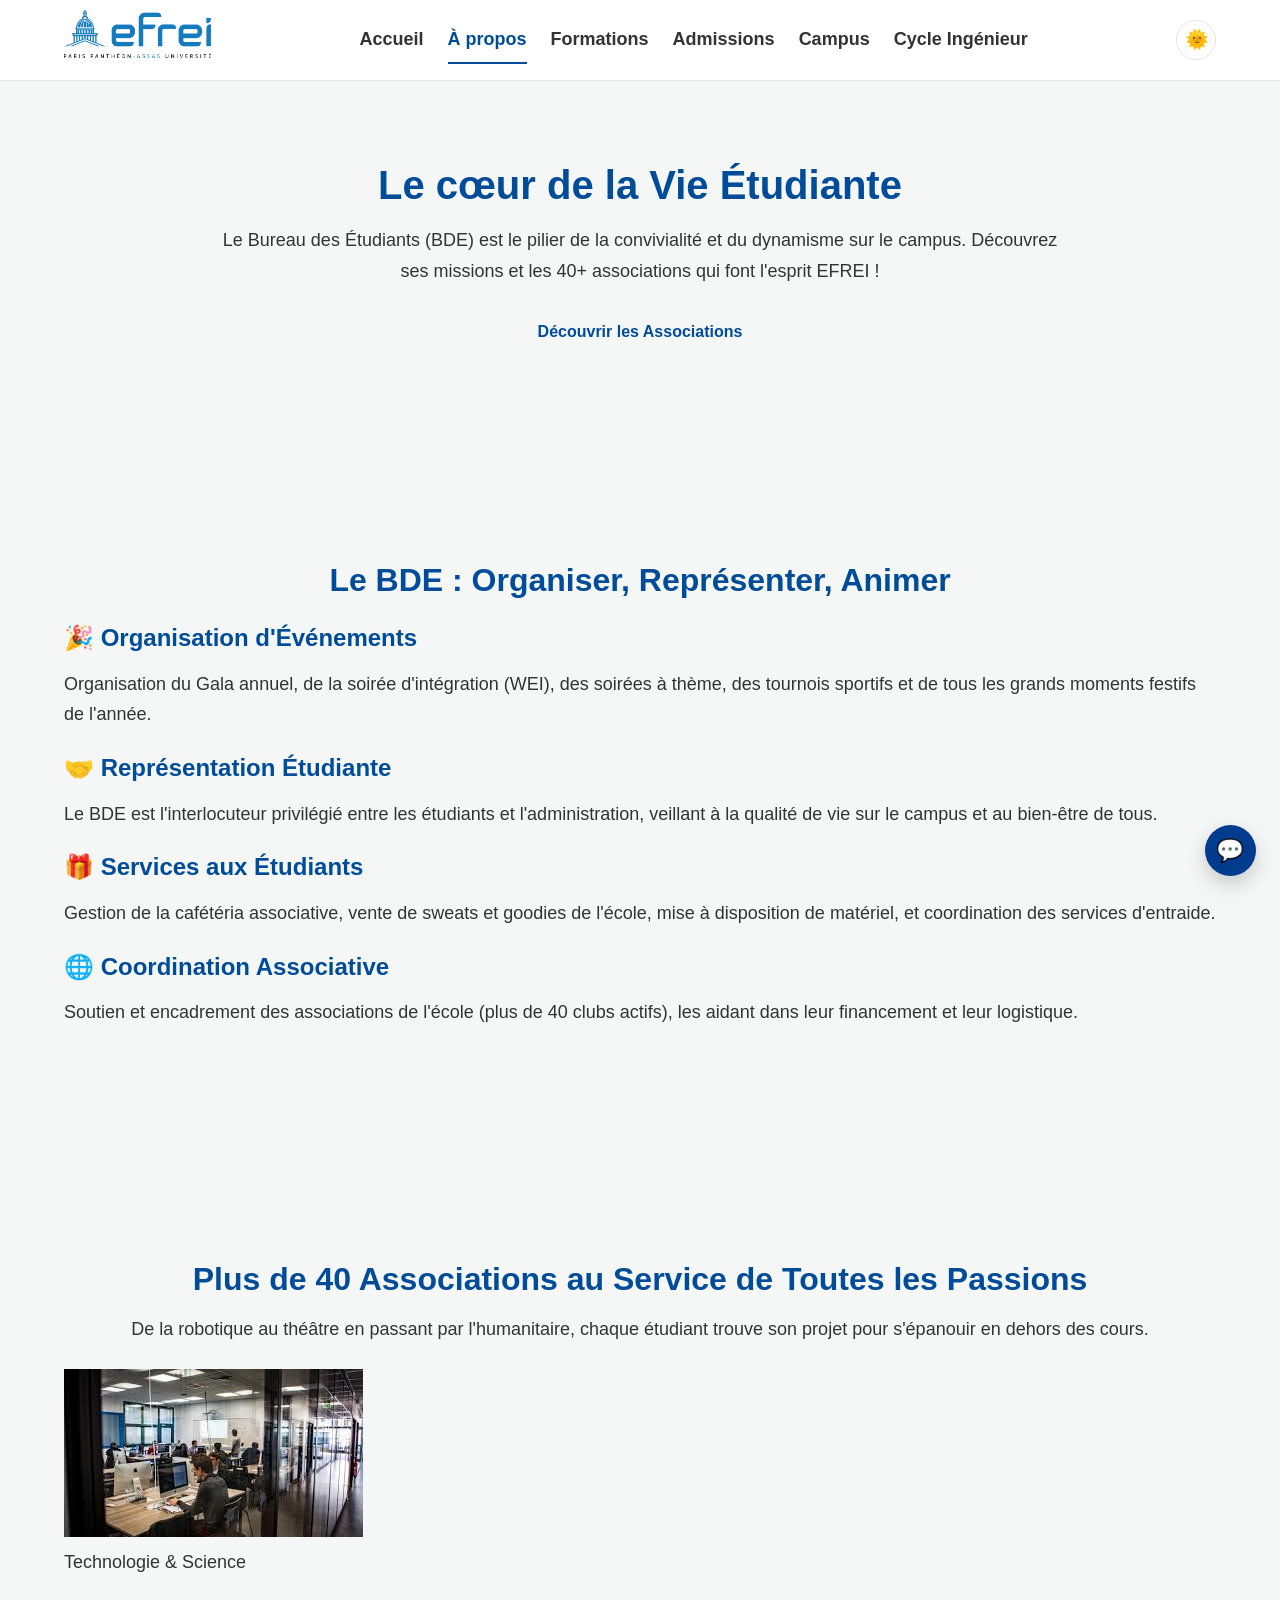
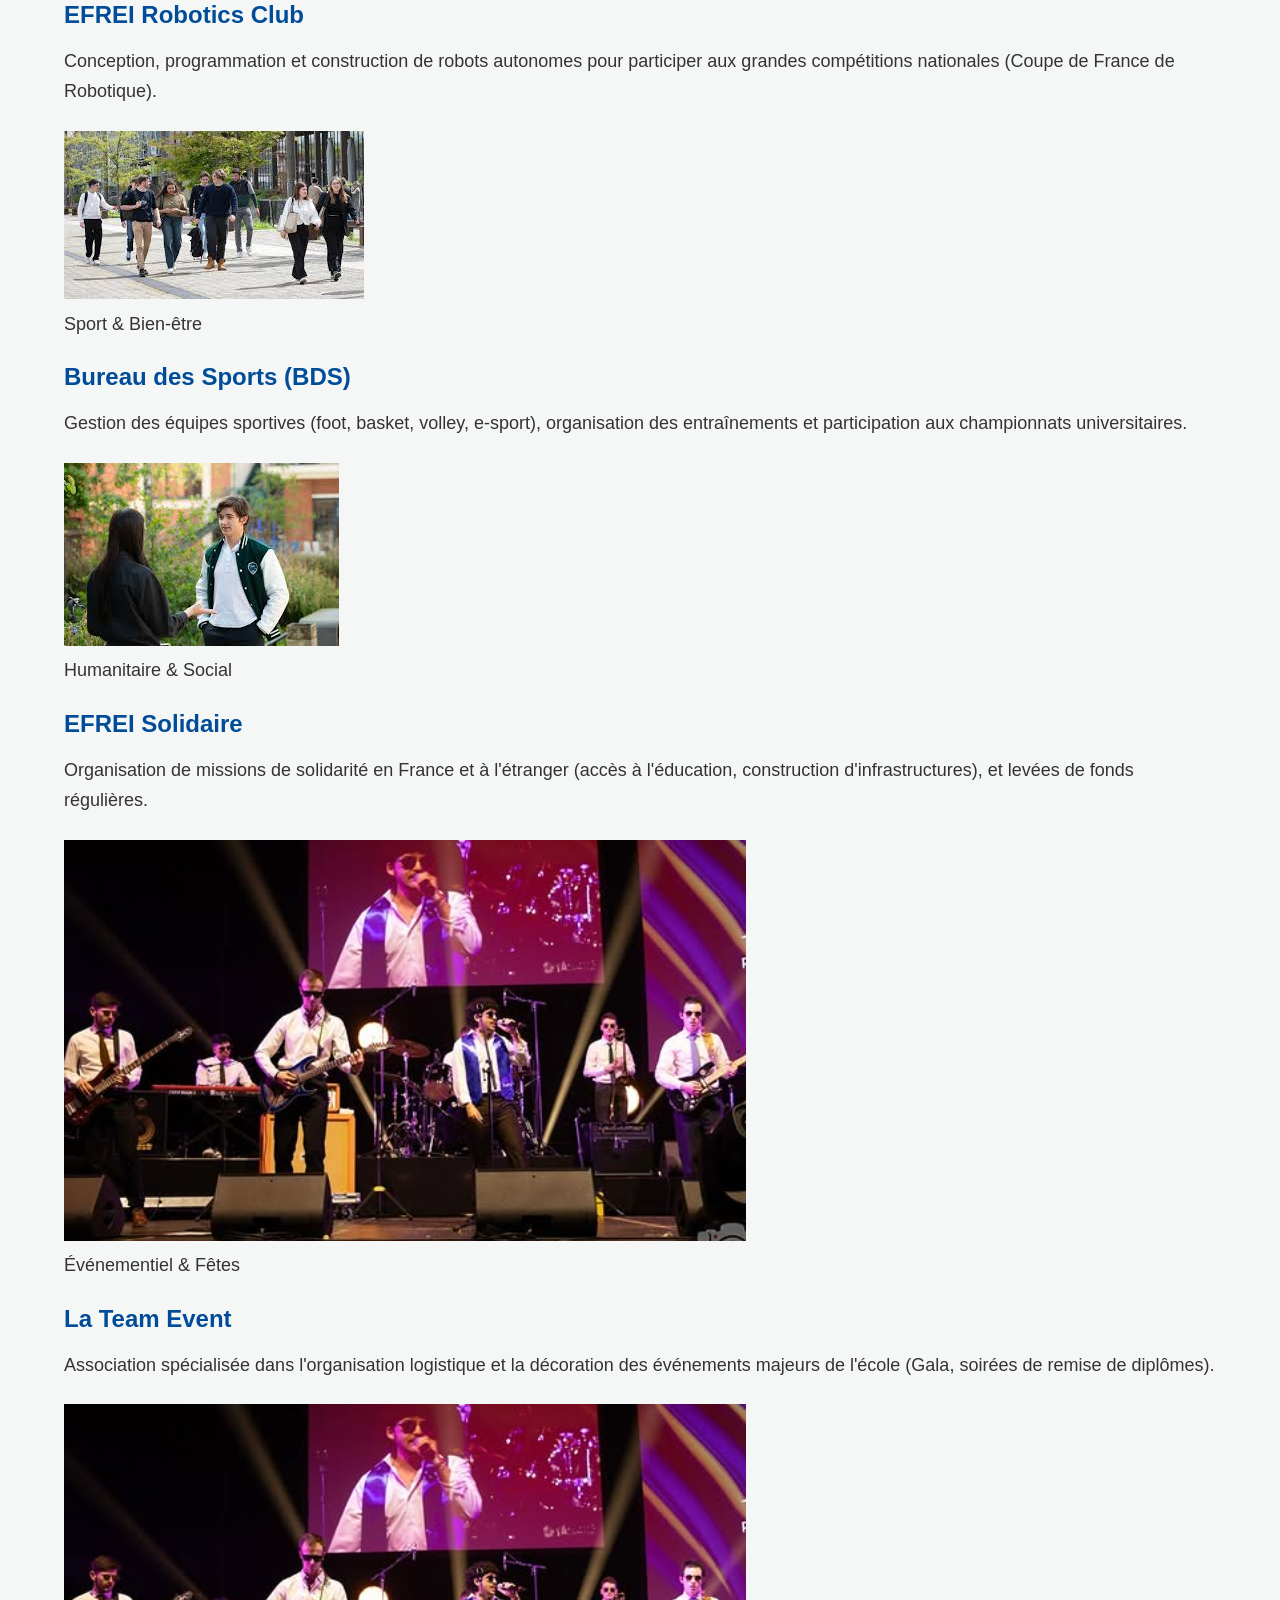
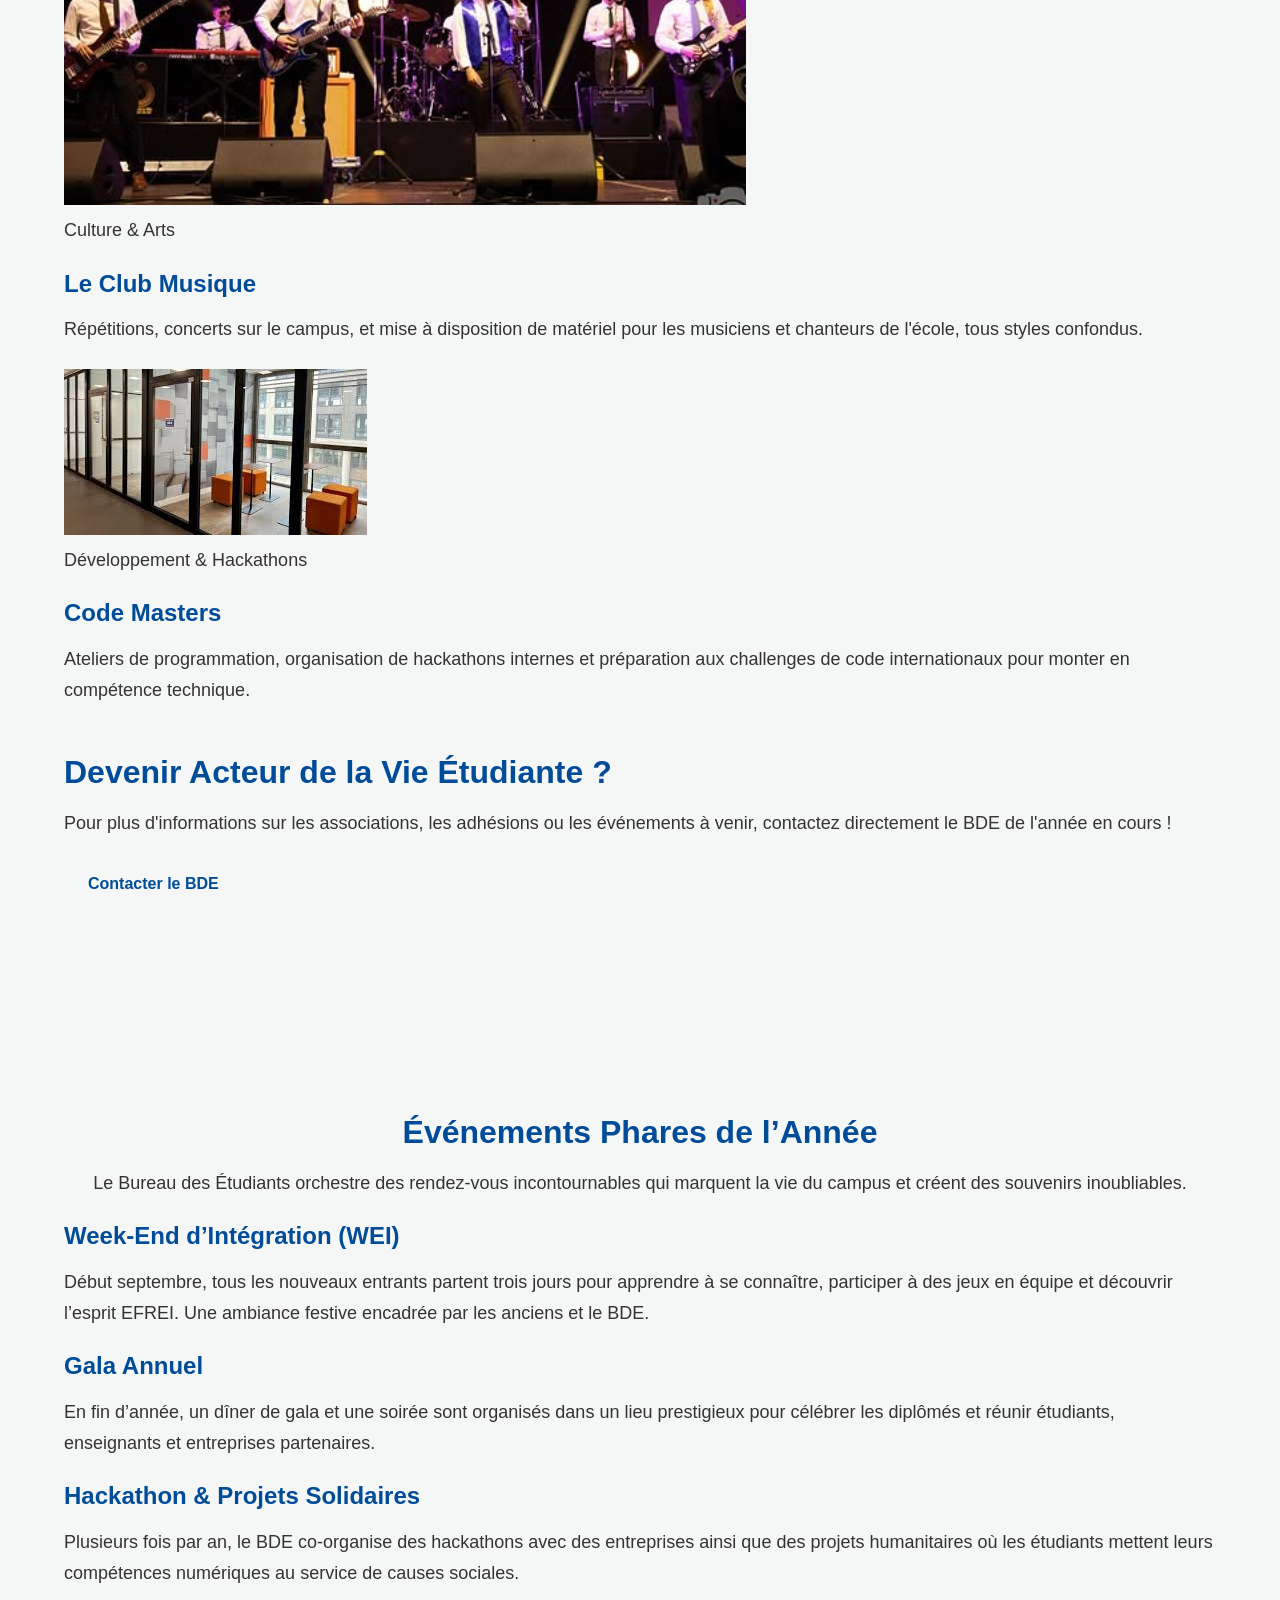
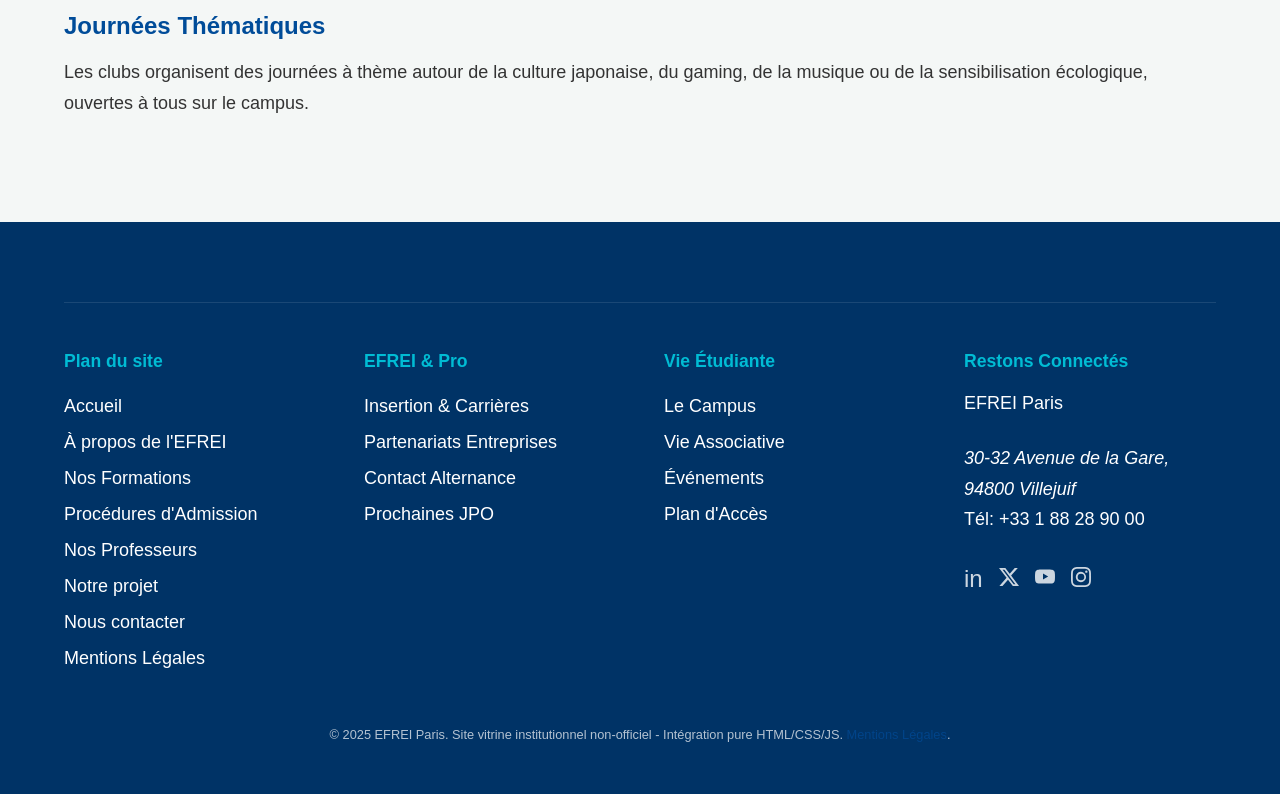
<file: bde.html>
<!DOCTYPE html>
<html lang="fr">
<head>
    <meta charset="UTF-8">
    <meta name="viewport" content="width=device-width, initial-scale=1.0">
    <title>BDE & Vie Associative à l'EFREI Paris</title>
    <meta name="description" content="Découvrez le Bureau des Étudiants (BDE) et la richesse de la vie associative à l'EFREI : sport, culture, humanitaire, et technologie.">
    <link rel="stylesheet" href="assets/css/variables.css">
    <link rel="stylesheet" href="assets/css/base.css">
    <link rel="stylesheet" href="assets/css/layout.css">
    <link rel="stylesheet" href="assets/css/components.css">
    <link rel="stylesheet" href="assets/css/pages/actus.css">
    <link rel="stylesheet" href="assets/css/chatbot.css">
  <link rel="stylesheet" href="assets/css/effects.css" />
  <link rel="stylesheet" href="assets/css/pages/common.css" />
</head>
<body class="theme-light">

    <header class="main-header">
        <div class="container header-content">
            <div class="logo">

                <a href="index.html">
                    <img src="assets/img/logo_efrei_new.png" alt="Logo EFREI Paris Panthéon‑Assas Université" style="height: 48px; width: auto;" />
                </a>
            </div>

            <nav class="main-nav" aria-label="Navigation principale">
                <ul>
                    <li><a href="index.html">Accueil</a></li>
                    <li><a href="a-propos.html" class="is-active">À propos</a></li>
                    <li><a href="formations.html">Formations</a></li>
                    <li><a href="admissions.html">Admissions</a></li>
                    <li><a href="campus.html">Campus</a></li>
                    <li><a href="cycle-ingenieur.html">Cycle Ingénieur</a></li>
                </ul>
            </nav>

            <button class="theme-toggle" aria-label="Activer le mode sombre">🌙</button>
        </div>
    </header>
    <main>
        
        <section class="bde-hero">
            <div class="container reveal-item center-text-block">
                <h1>Le cœur de la Vie Étudiante</h1>
                <p>Le Bureau des Étudiants (BDE) est le pilier de la convivialité et du dynamisme sur le campus. Découvrez ses missions et les 40+ associations qui font l'esprit EFREI !</p>
                <a href="#associations" class="button button--secondary button--large">Découvrir les Associations</a>
            </div>
        </section>

        <section id="missions">
            <div class="container">
                <h2 class="text-center reveal-item">Le BDE : Organiser, Représenter, Animer</h2>
                <div class="bde-missions-grid">
                    <div class="mission-item reveal-item">
                        <h3>🎉 Organisation d'Événements</h3>
                        <p>Organisation du Gala annuel, de la soirée d'intégration (WEI), des soirées à thème, des tournois sportifs et de tous les grands moments festifs de l'année.</p>
                    </div>
                    <div class="mission-item reveal-item">
                        <h3>🤝 Représentation Étudiante</h3>
                        <p>Le BDE est l'interlocuteur privilégié entre les étudiants et l'administration, veillant à la qualité de vie sur le campus et au bien-être de tous.</p>
                    </div>
                    <div class="mission-item reveal-item">
                        <h3>🎁 Services aux Étudiants</h3>
                        <p>Gestion de la cafétéria associative, vente de sweats et goodies de l'école, mise à disposition de matériel, et coordination des services d'entraide.</p>
                    </div>
                    <div class="mission-item reveal-item">
                        <h3>🌐 Coordination Associative</h3>
                        <p>Soutien et encadrement des associations de l'école (plus de 40 clubs actifs), les aidant dans leur financement et leur logistique.</p>
                    </div>
                </div>
            </div>
        </section>

        <section id="associations">
            <div class="container">
                <h2 class="text-center reveal-item">Plus de 40 Associations au Service de Toutes les Passions</h2>
                <p class="text-center">De la robotique au théâtre en passant par l'humanitaire, chaque étudiant trouve son projet pour s'épanouir en dehors des cours.</p>
                
                <div class="associations-grid">
                    
                    <article class="asso-card reveal-item">
                        <div class="asso-card-img">
                            <!-- Illustration mise à jour pour l'association robotique -->
                            <img src="assets/img/asso_robotique.jpg" alt="Photo d'un robot en construction." loading="lazy">
                        </div>
                        <div class="asso-card-content">
                            <span class="asso-tag tag-tech">Technologie & Science</span>
                            <h3>EFREI Robotics Club</h3>
                            <p>Conception, programmation et construction de robots autonomes pour participer aux grandes compétitions nationales (Coupe de France de Robotique).</p>
                        </div>
                    </article>

                    <article class="asso-card reveal-item">
                        <div class="asso-card-img">
                            <!-- Illustration mise à jour pour le Bureau des Sports -->
                            <img src="assets/img/asso_sport.jpg" alt="Équipe de l'EFREI jouant au basket-ball." loading="lazy">
                        </div>
                        <div class="asso-card-content">
                            <span class="asso-tag tag-sport">Sport & Bien-être</span>
                            <h3>Bureau des Sports (BDS)</h3>
                            <p>Gestion des équipes sportives (foot, basket, volley, e-sport), organisation des entraînements et participation aux championnats universitaires.</p>
                        </div>
                    </article>

                    <article class="asso-card reveal-item">
                        <div class="asso-card-img">
                            <!-- Illustration mise à jour pour l'association humanitaire -->
                            <img src="assets/img/asso_humanitaire.jpg" alt="Groupe d'étudiants en mission humanitaire." loading="lazy">
                        </div>
                        <div class="asso-card-content">
                            <span class="asso-tag tag-humanitaire">Humanitaire & Social</span>
                            <h3>EFREI Solidaire</h3>
                            <p>Organisation de missions de solidarité en France et à l'étranger (accès à l'éducation, construction d'infrastructures), et levées de fonds régulières.</p>
                        </div>
                    </article>

                    <article class="asso-card reveal-item">
                        <div class="asso-card-img">
                            <!-- Illustration mise à jour pour l'association événementielle (Gala) -->
                            <img src="assets/img/asso_gala.jpg" alt="Photo de l'organisation du Gala." loading="lazy">
                        </div>
                        <div class="asso-card-content">
                            <span class="asso-tag tag-event">Événementiel & Fêtes</span>
                            <h3>La Team Event</h3>
                            <p>Association spécialisée dans l'organisation logistique et la décoration des événements majeurs de l'école (Gala, soirées de remise de diplômes).</p>
                        </div>
                    </article>
                    
                    <article class="asso-card reveal-item">
                        <div class="asso-card-img">
                            <!-- Illustration mise à jour pour l'association culturelle (Musique) -->
                            <img src="assets/img/asso_culture.jpg" alt="Un groupe de musiciens étudiants." loading="lazy">
                        </div>
                        <div class="asso-card-content">
                            <span class="asso-tag tag-culture">Culture & Arts</span>
                            <h3>Le Club Musique</h3>
                            <p>Répétitions, concerts sur le campus, et mise à disposition de matériel pour les musiciens et chanteurs de l'école, tous styles confondus.</p>
                        </div>
                    </article>
                    
                    <article class="asso-card reveal-item">
                        <div class="asso-card-img">
                            <!-- Illustration mise à jour pour l'association développement & hackathons -->
                            <img src="assets/img/asso_dev.jpg" alt="Écrans de code lors d'un hackathon." loading="lazy">
                        </div>
                        <div class="asso-card-content">
                            <span class="asso-tag tag-tech">Développement & Hackathons</span>
                            <h3>Code Masters</h3>
                            <p>Ateliers de programmation, organisation de hackathons internes et préparation aux challenges de code internationaux pour monter en compétence technique.</p>
                        </div>
                    </article>

                </div>

                <div class="bde-contact-cta reveal-item">
                    <h2>Devenir Acteur de la Vie Étudiante ?</h2>
                    <p>Pour plus d'informations sur les associations, les adhésions ou les événements à venir, contactez directement le BDE de l'année en cours !</p>
                    <a href="contact.html#bde" class="button button--secondary">Contacter le BDE</a>
                </div>

            </div>
        </section>

        
        <section id="evenements-bde">
            <div class="container reveal-item">
                <h2 class="text-center">Événements Phares de l’Année</h2>
                <p class="text-center">Le Bureau des Étudiants orchestre des rendez‑vous incontournables qui marquent la vie du campus et créent des souvenirs inoubliables.</p>
                <div class="events-bde-grid">
                    <article class="event-bde-item">
                        <h3>Week‑End d’Intégration (WEI)</h3>
                        <p>Début septembre, tous les nouveaux entrants partent trois jours
                        pour apprendre à se connaître, participer à des jeux en équipe et
                        découvrir l’esprit EFREI. Une ambiance festive encadrée par les
                        anciens et le BDE.</p>
                    </article>
                    <article class="event-bde-item">
                        <h3>Gala Annuel</h3>
                        <p>En fin d’année, un dîner de gala et une soirée sont organisés
                        dans un lieu prestigieux pour célébrer les diplômés et réunir
                        étudiants, enseignants et entreprises partenaires.</p>
                    </article>
                    <article class="event-bde-item">
                        <h3>Hackathon & Projets Solidaires</h3>
                        <p>Plusieurs fois par an, le BDE co‑organise des hackathons avec des
                        entreprises ainsi que des projets humanitaires où les étudiants
                        mettent leurs compétences numériques au service de causes sociales.</p>
                    </article>
                    <article class="event-bde-item">
                        <h3>Journées Thématiques</h3>
                        <p>Les clubs organisent des journées à thème autour de la culture
                        japonaise, du gaming, de la musique ou de la sensibilisation
                        écologique, ouvertes à tous sur le campus.</p>
                    </article>
                </div>
            </div>
        </section>


    </main>

    <footer class="main-footer">
        <div class="container">
            <div class="footer-content">
                <nav class="footer-nav">
                    <h4>Plan du site</h4>
                    <ul>
                        <li><a href="index.html">Accueil</a></li>
                        <li><a href="a-propos.html">À propos de l'EFREI</a></li>
                        <li><a href="formations.html">Nos Formations</a></li>
                        <li><a href="admissions.html">Procédures d'Admission</a></li>
                        <li><a href="professeurs.html">Nos Professeurs</a></li>
                        <li><a href="projet.html">Notre projet</a></li>
                        <li><a href="contact.html">Nous contacter</a></li>
                        <li><a href="mentions-legales.html">Mentions Légales</a></li>
                    </ul>
                </nav>

                <nav class="footer-nav">
                    <h4>EFREI & Pro</h4>
                    <ul>
                        <li><a href="carrieres.html">Insertion & Carrières</a></li>
                        <li><a href="entreprises.html">Partenariats Entreprises</a></li>
                        <li><a href="contact.html#alternance">Contact Alternance</a></li>
                        <li><a href="actus.html#jpo">Prochaines JPO</a></li>
                    </ul>
                </nav>

                <nav class="footer-nav">
                    <h4>Vie Étudiante</h4>
                    <ul>
                        <li><a href="campus.html">Le Campus</a></li>
                        <li><a href="bde.html">Vie Associative</a></li>
                        <li><a href="actus.html">Événements</a></li>
                        <li><a href="https://www.google.com/maps/dir//Efrei,+30-32+Av.+de+la+R%C3%A9publique,+94800+Villejuif,+France/@48.7887182,2.3611764,17z/data=!4m17!1m7!3m6!1s0x47e673e24e04a9c3:0xc55cb3e676f95321!2sEfrei!8m2!3d48.7887182!4d2.3637513!16zL20vMDVtcHk0!4m8!1m0!1m5!1m1!1s0x47e673e24e04a9c3:0xc55cb3e676f95321!2m2!1d2.3637513!2d48.7887182!3e3?entry=ttu&g_ep=EgoyMDI1MTIwOS4wIKXMDSoASAFQAw%3D%3D" target="_blank" rel="noopener">Plan d'Accès</a></li>
                    </ul>
                </nav>

                <div class="footer-contact">
                    <h4>Restons Connectés</h4>
                    <p>EFREI Paris</p>
                    <address>30-32 Avenue de la Gare, 94800 Villejuif</address>
                    <p>Tél: +33 1 88 28 90 00</p>
                    
                    <div class="social-links">
                        <a href="https://fr.linkedin.com/school/efrei/" target="_blank" aria-label="LinkedIn du projet">in</a>
                        <a href="https://x.com/Efrei_Paris" target="_blank" aria-label="X du projet">
                            <svg xmlns="http://www.w3.org/2000/svg" width="20" height="20" fill="currentColor" viewBox="0 0 16 16">
                              <path d="M12.6 .75h2.454l-5.36 6.142L16 15.25h-4.937l-3.867-5.07-4.425 5.07H.316l5.733-6.57L0 .75h5.063l3.495 4.633L12.6 .75Zm-.86 13.028h1.36L4.323 2.145H2.865z"/>
                            </svg>
                        </a>
                        <a href="https://www.youtube.com/@efrei" target="_blank" aria-label="YouTube du projet">
                            <svg xmlns="http://www.w3.org/2000/svg" width="20" height="20" fill="currentColor" viewBox="0 0 16 16">
                              <path d="M8.051 1.999h.089c.822.003 4.987.033 6.11.335a2.01 2.01 0 0 1 1.415 1.42c.101.38.172.883.22 1.402l.01.104.022.26.008.104c.065.914.073 1.77.074 1.957v.075c-.001.194-.01 1.108-.082 2.06l-.008.105-.009.104c-.05.572-.124 1.14-.235 1.558a2.01 2.01 0 0 1-1.415 1.42c-1.16.312-5.569.334-6.18.335h-.142c-.309 0-1.587-.006-2.927-.052l-.17-.006-.087-.004-.171-.007-.171-.007c-1.11-.049-2.167-.128-2.654-.26a2.01 2.01 0 0 1-1.415-1.419c-.111-.417-.185-.986-.235-1.558L.09 9.82l-.008-.104A31 31 0 0 1 0 7.68v-.123c.002-.215.01-.958.064-1.778l.007-.103.003-.052.008-.104.022-.26.01-.104c.048-.519.119-1.023.22-1.402a2.01 2.01 0 0 1 1.415-1.42c.487-.13 1.544-.21 2.654-.26l.17-.007.172-.006.086-.003.171-.007A100 100 0 0 1 7.858 2zM6.4 5.209v4.818l4.157-2.408z"/>
                            </svg>
                        </a>
                        <a href="https://www.instagram.com/efrei_paris/?hl=fr" target="_blank" aria-label="Instagram du projet">
                            <svg xmlns="http://www.w3.org/2000/svg" width="20" height="20" fill="currentColor" viewBox="0 0 16 16">
                              <path d="M8 0C5.829 0 5.556.01 4.703.048 3.85.088 3.269.222 2.76.42a3.9 3.9 0 0 0-1.417.923A3.9 3.9 0 0 0 .42 2.76C.222 3.268.087 3.85.048 4.7.01 5.555 0 5.827 0 8.001c0 2.172.01 2.444.048 3.297.04.852.174 1.433.372 1.942.205.526.478.972.923 1.417.444.445.89.719 1.416.923.51.198 1.09.333 1.942.372C5.555 15.99 5.827 16 8 16s2.444-.01 3.298-.048c.851-.04 1.434-.174 1.943-.372a3.9 3.9 0 0 0 1.416-.923c.445-.445.718-.891.923-1.417.197-.509.332-1.09.372-1.942C15.99 10.445 16 10.173 16 8s-.01-2.445-.048-3.299c-.04-.851-.175-1.433-.372-1.941a3.9 3.9 0 0 0-.923-1.417A3.9 3.9 0 0 0 13.24.42c-.51-.198-1.092-.333-1.943-.372C10.443.01 10.172 0 7.998 0zm-.717 1.442h.718c2.136 0 2.389.007 3.232.046.78.035 1.204.166 1.486.275.373.145.64.319.92.599s.453.546.598.92c.11.281.24.705.275 1.485.039.843.047 1.096.047 3.231s-.008 2.389-.047 3.232c-.035.78-.166 1.203-.275 1.485a2.5 2.5 0 0 1-.599.919c-.28.28-.546.453-.92.598-.28.11-.704.24-1.485.276-.843.038-1.096.047-3.232.047s-2.39-.009-3.233-.047c-.78-.036-1.203-.166-1.485-.276a2.5 2.5 0 0 1-.92-.598 2.5 2.5 0 0 1-.6-.92c-.109-.281-.24-.705-.275-1.485-.038-.843-.046-1.096-.046-3.233s.008-2.388.046-3.231c.036-.78.166-1.204.276-1.486.145-.373.319-.64.599-.92s.546-.453.92-.598c.282-.11.705-.24 1.485-.276.738-.034 1.024-.044 2.515-.045zm4.988 1.328a.96.96 0 1 0 0 1.92.96.96 0 0 0 0-1.92m-4.27 1.122a4.109 4.109 0 1 0 0 8.217 4.109 4.109 0 0 0 0-8.217m0 1.441a2.667 2.667 0 1 1 0 5.334 2.667 2.667 0 0 1 0-5.334"/>
                            </svg>
                        </a>
                    </div>
                </div>
            </div>

            <div class="footer-bottom">
                <p>&copy; 2025 EFREI Paris. Site vitrine institutionnel non-officiel - Intégration pure HTML/CSS/JS. <a href="mentions-legales.html">Mentions Légales</a>.</p>
            </div>
        </div>
    </footer>
    

    <script src="assets/js/app.js" defer></script>

    <!-- Chatbot EFREI -->
    <div class="chatbot">
        <button class="chatbot-toggle" aria-label="Ouvrir le chatbot">
            💬
        </button>
        <div class="chatbot-window" aria-hidden="true">
            <div class="chatbot-messages" id="chatbotMessages">
                <div class="chatbot-message bot">
                    Bonjour 👋<br>
                    Je peux te renseigner sur l’EFREI : formations, admissions, vie étudiante, alternance, etc.
                </div>
            </div>
            <form class="chatbot-form" id="chatbotForm">
                <input type="text" id="chatbotInput" placeholder="Pose ta question..." autocomplete="off" required>
                <button type="submit">Envoyer</button>
            </form>
        </div>
    </div>
</body>
</html>
</file>
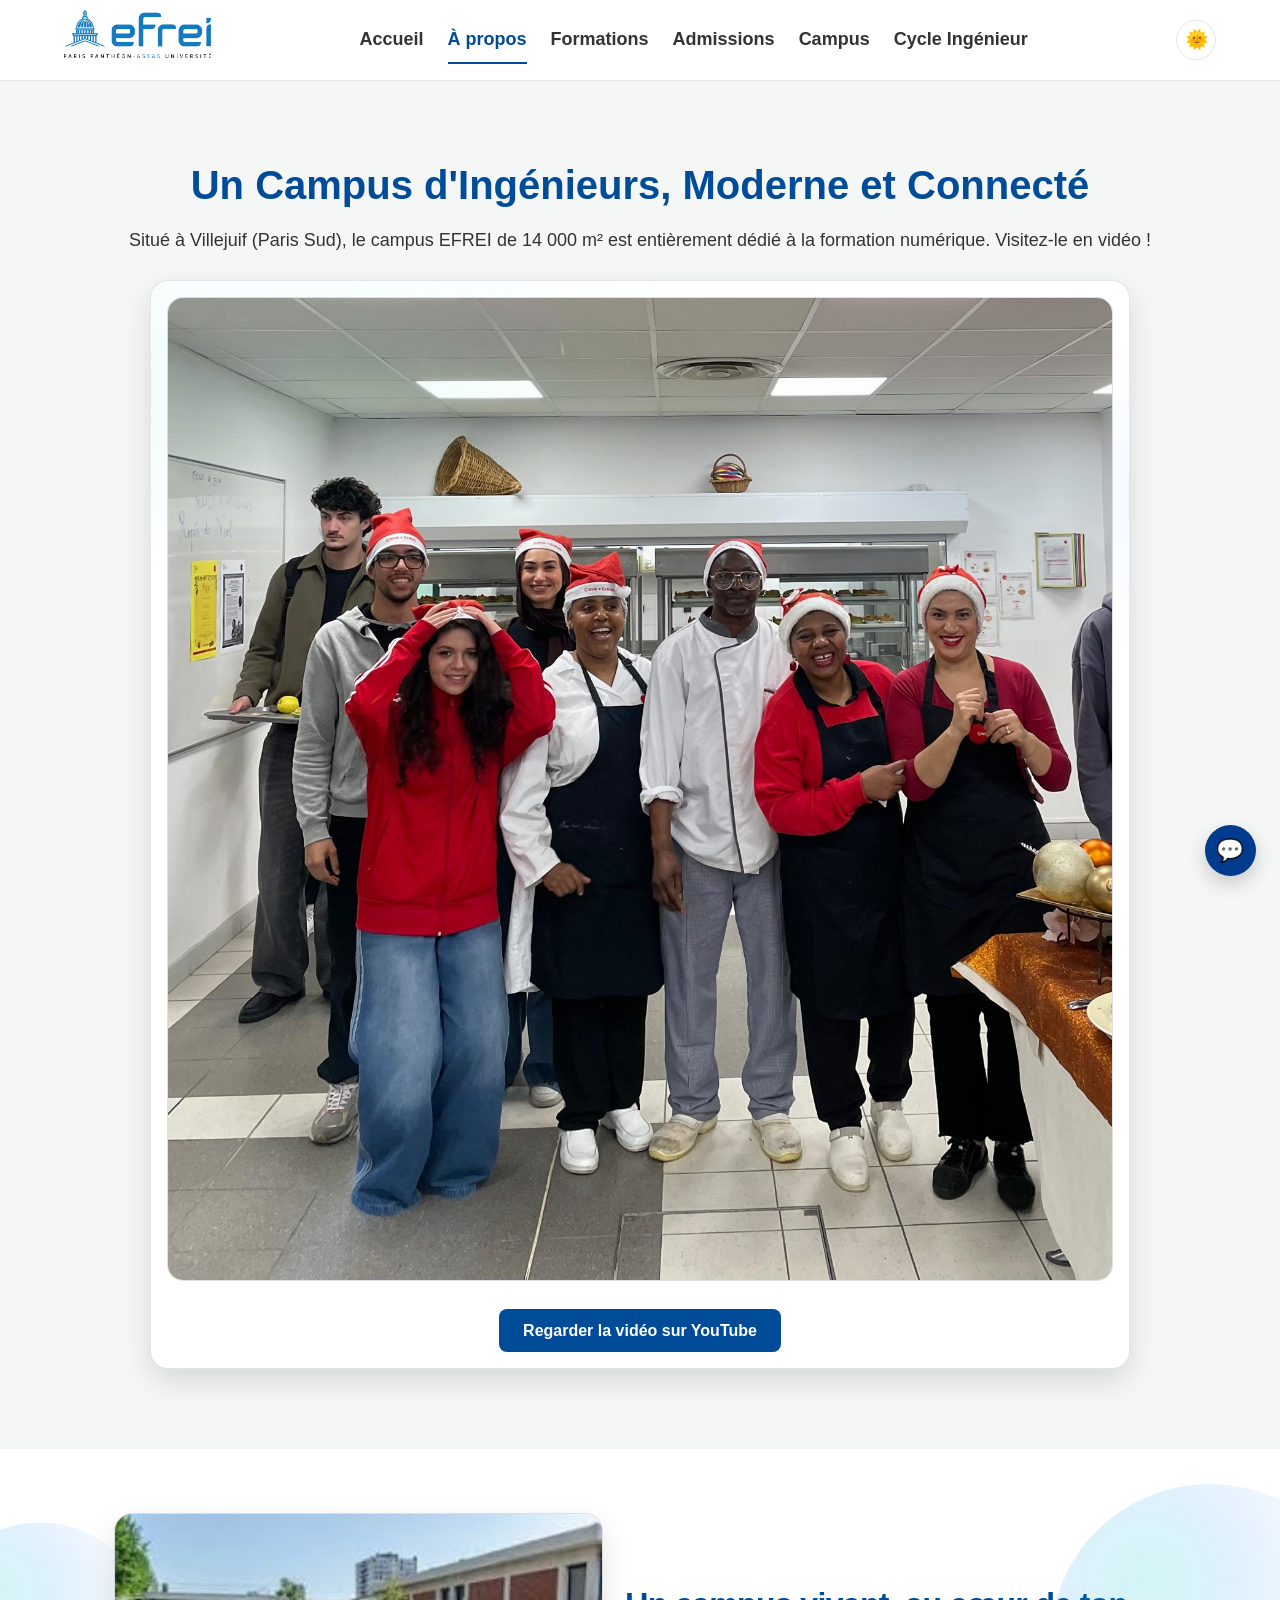
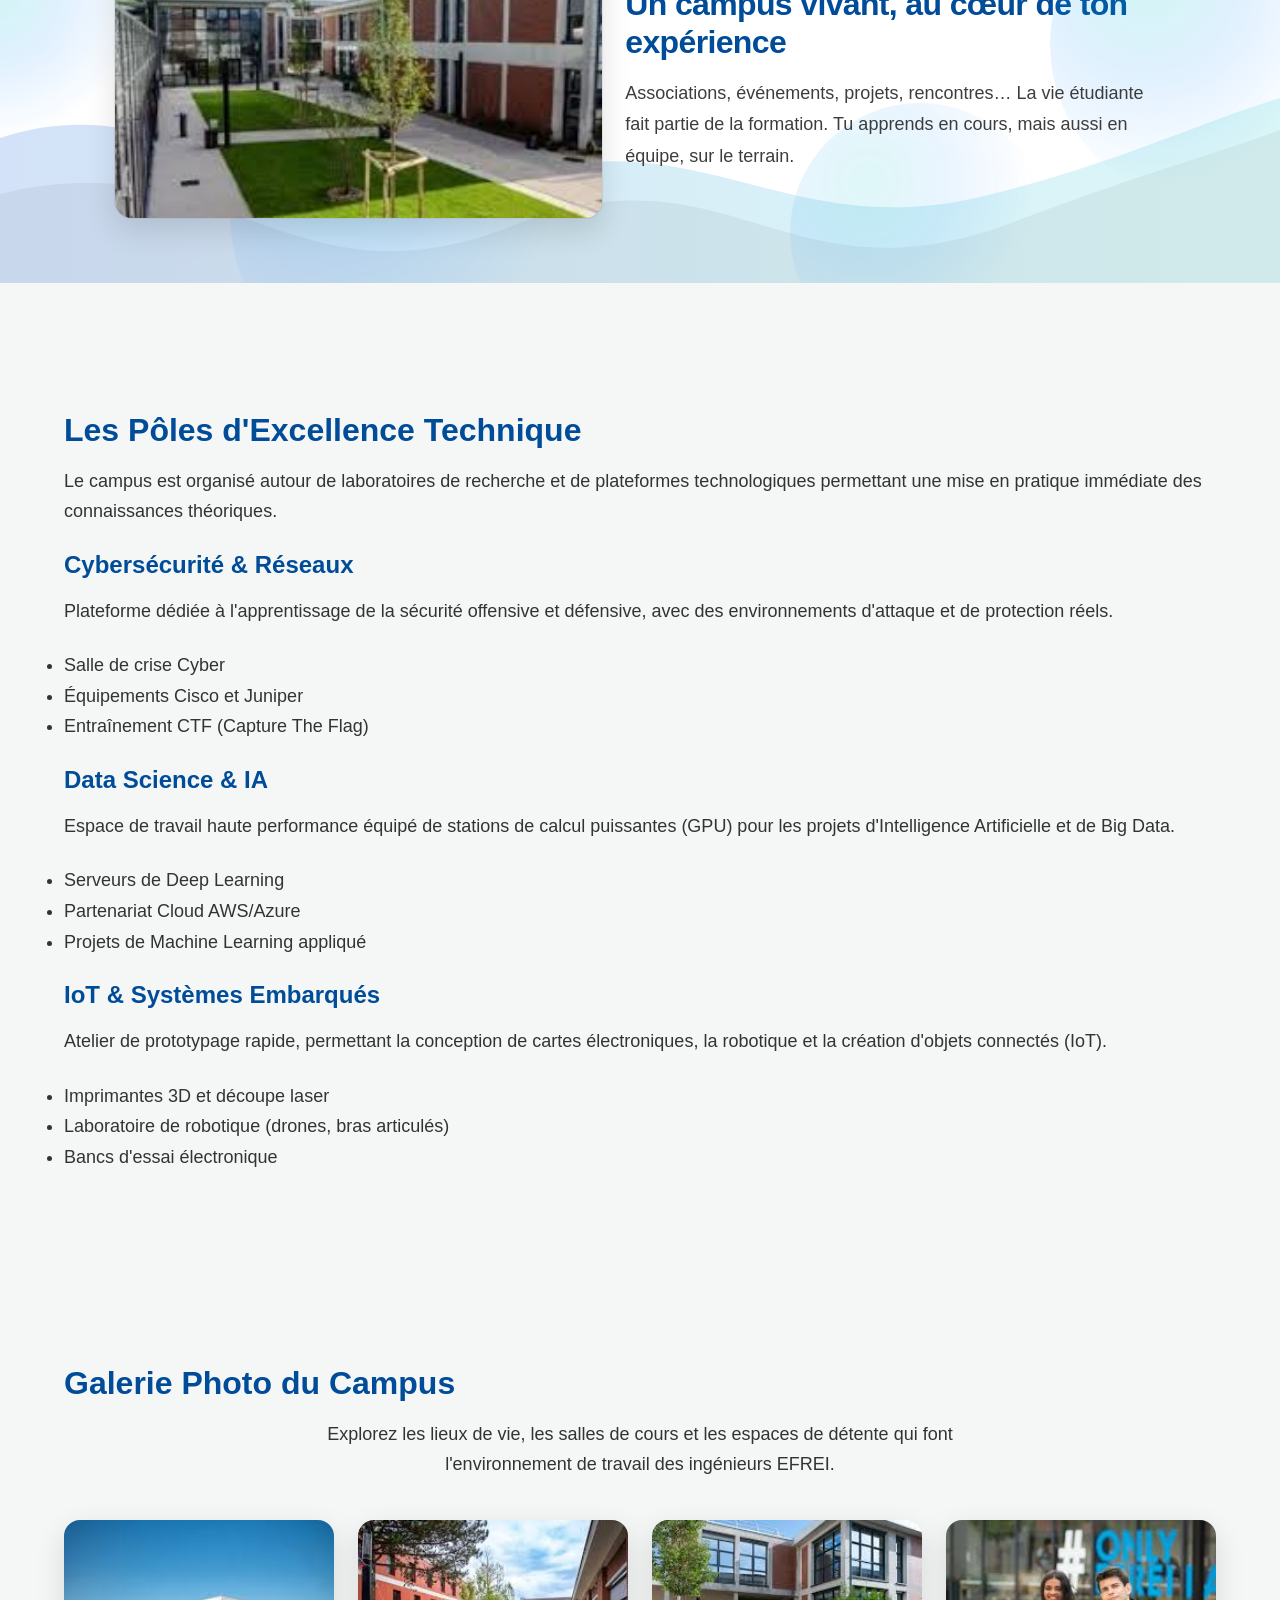
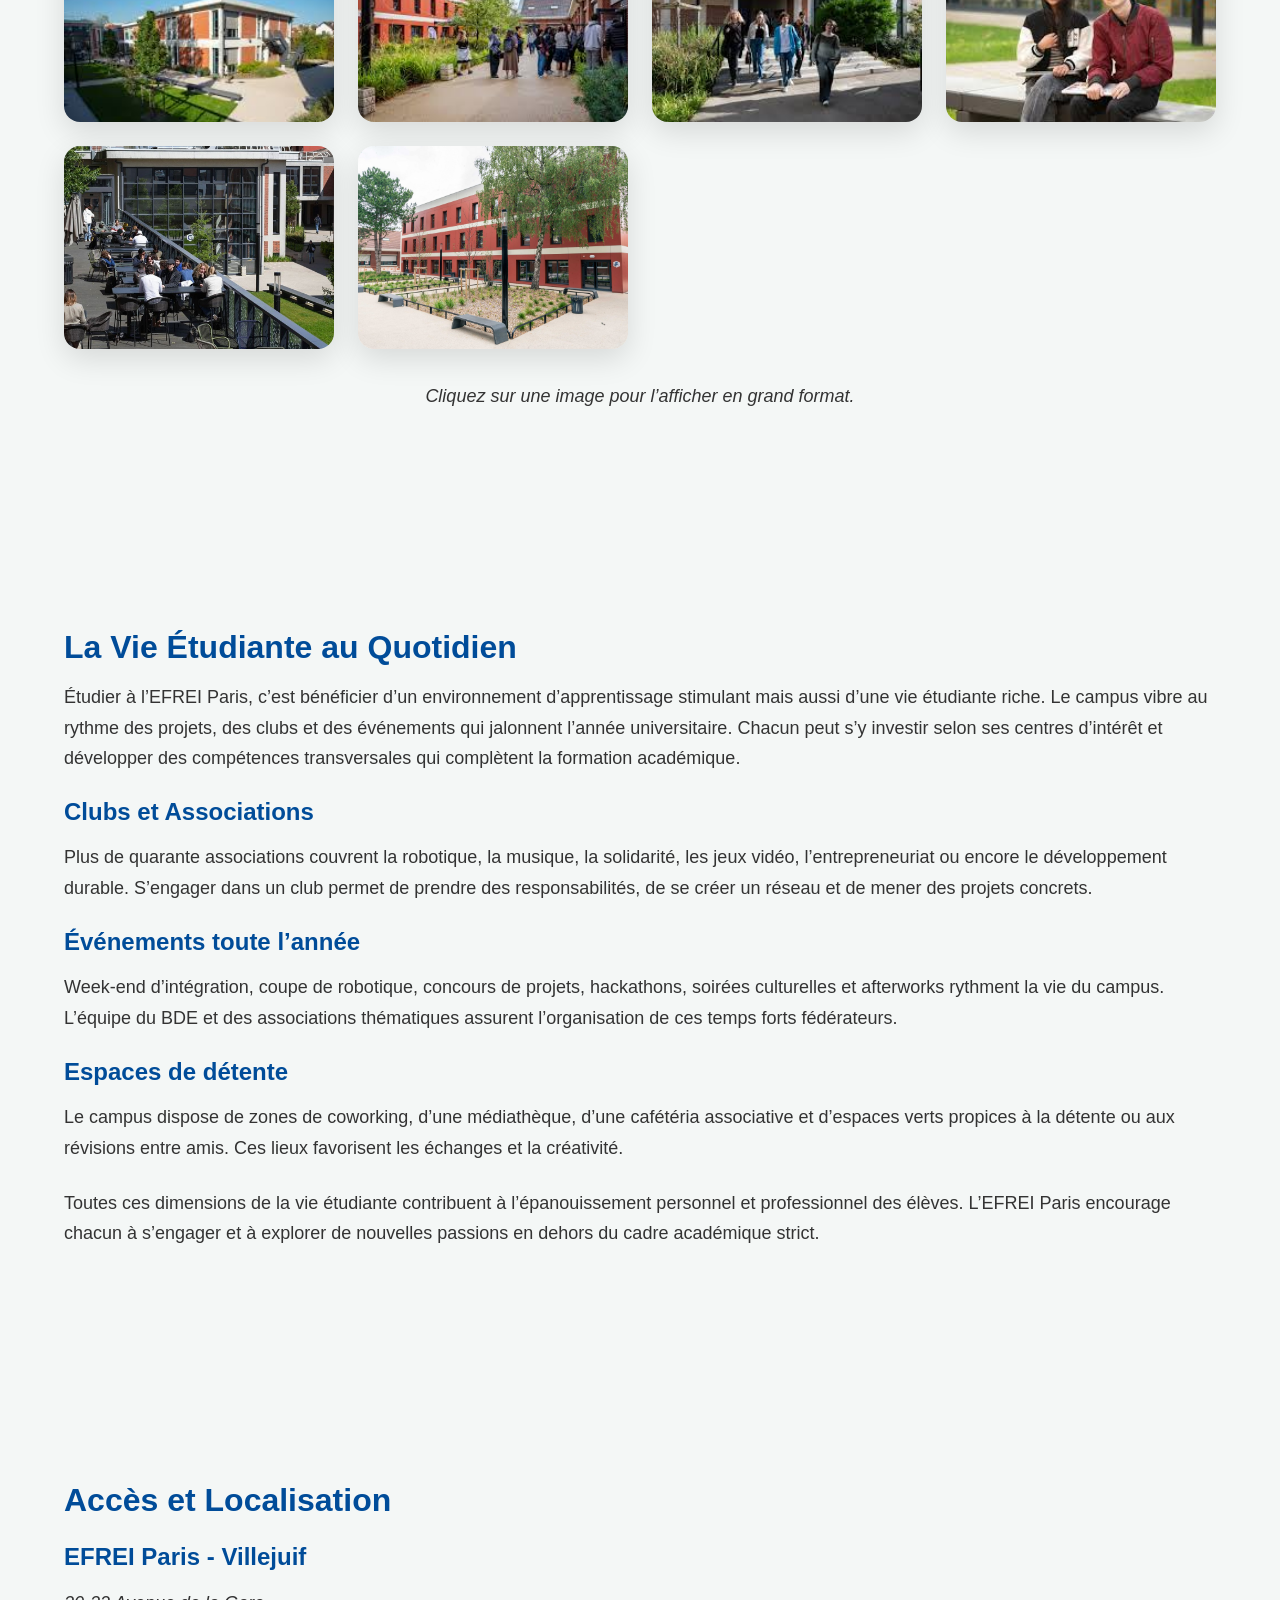
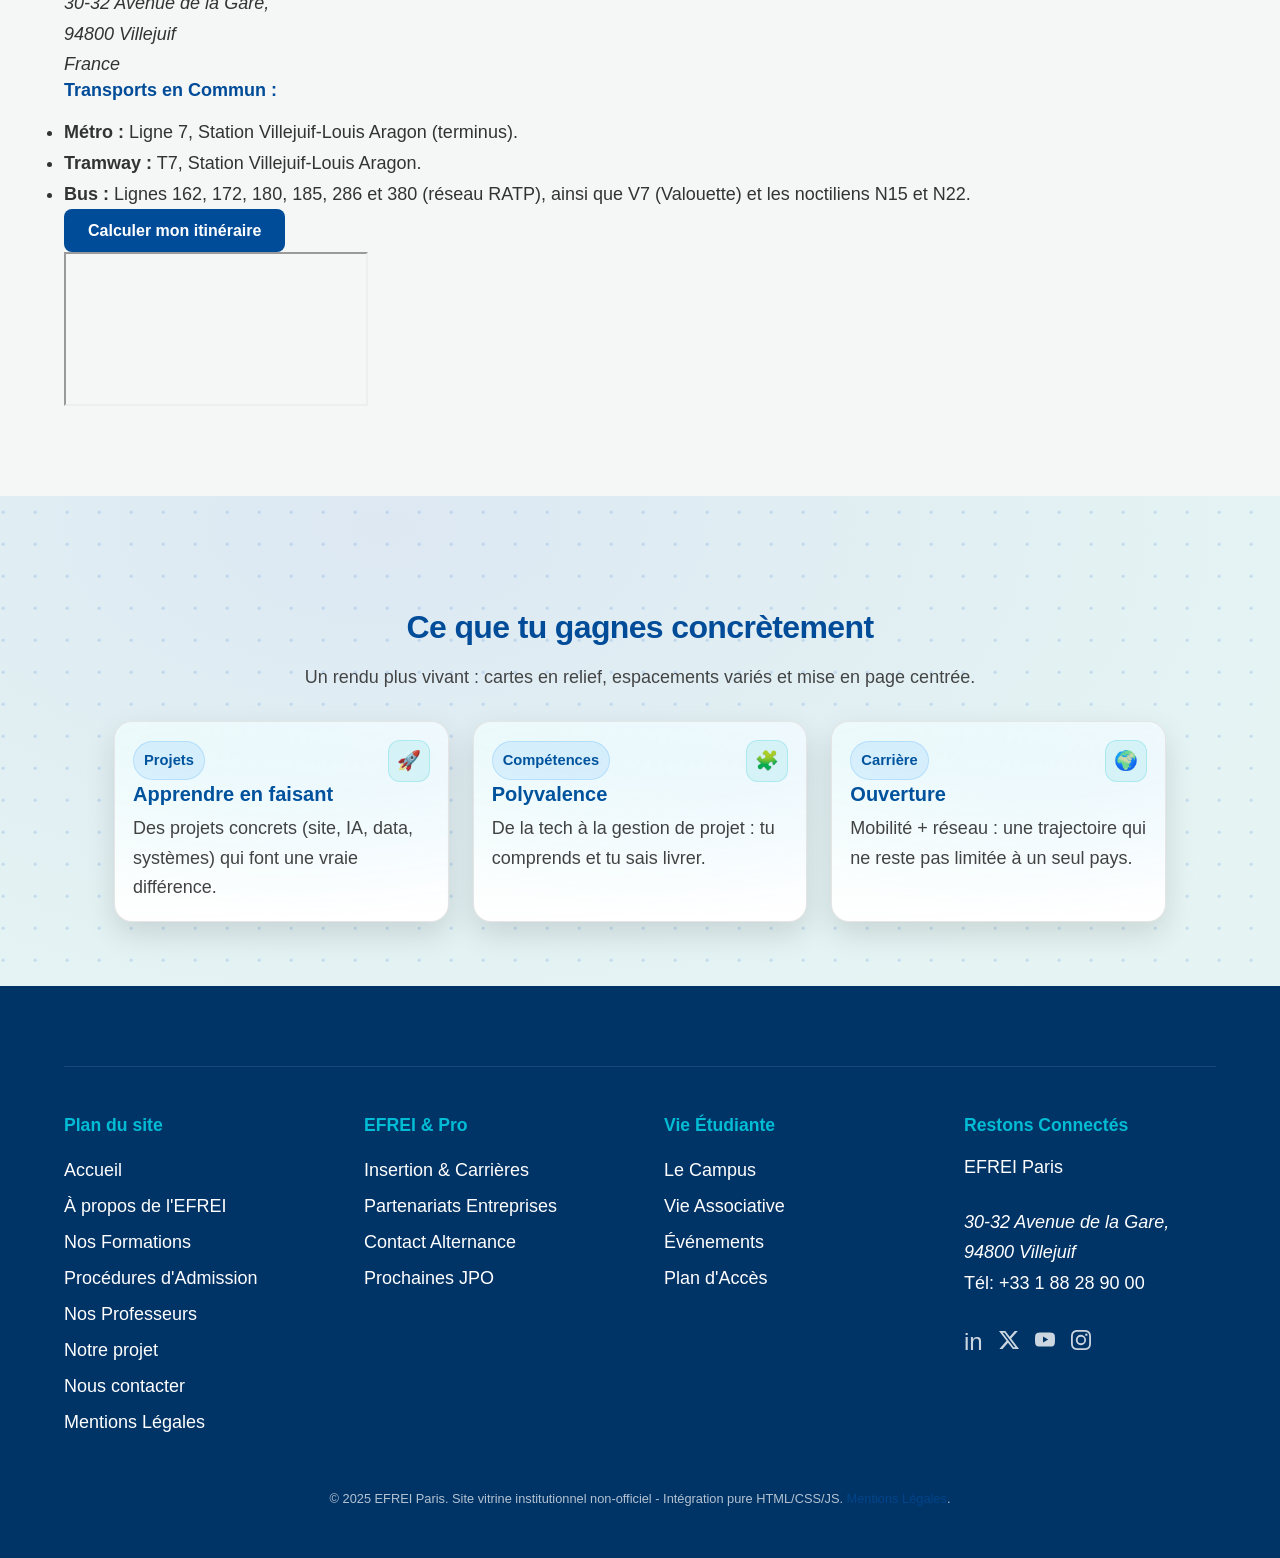
<file: campus.html>
<!DOCTYPE html>
<html lang="fr">
<head>
    <meta charset="UTF-8">
    <meta name="viewport" content="width=device-width, initial-scale=1.0">
    <title>Campus EFREI Paris - Infrastructure, Vie Étudiante et Accès</title>
    <meta name="description" content="Découvrez le campus moderne de l'EFREI à Villejuif : 14 000 m² dédiés à la technologie, les laboratoires spécialisés et la vie étudiante.">
    <link rel="stylesheet" href="assets/css/variables.css">
    <link rel="stylesheet" href="assets/css/base.css">
    <link rel="stylesheet" href="assets/css/layout.css">
    <link rel="stylesheet" href="assets/css/components.css">
    <link rel="stylesheet" href="assets/css/pages/actus.css">
    <link rel="stylesheet" href="assets/css/chatbot.css">
  <link rel="stylesheet" href="assets/css/effects.css" />
  <link rel="stylesheet" href="assets/css/pages/common.css" />
</head>
<body class="theme-light">

    <header class="main-header">
        <div class="container header-content">
            <div class="logo">

                <a href="index.html">
                    <img src="assets/img/logo_efrei_new.png" alt="Logo EFREI Paris Panthéon‑Assas Université" style="height: 48px; width: auto;" />
                </a>
            </div>

            <nav class="main-nav" aria-label="Navigation principale">
                <ul>
                    <li><a href="index.html">Accueil</a></li>
                    <li><a href="a-propos.html" class="is-active">À propos</a></li>
                    <li><a href="formations.html">Formations</a></li>
                    <li><a href="admissions.html">Admissions</a></li>
                    <li><a href="campus.html">Campus</a></li>
                    <li><a href="cycle-ingenieur.html">Cycle Ingénieur</a></li>
                </ul>
            </nav>

            <button class="theme-toggle" aria-label="Activer le mode sombre">🌙</button>
        </div>
    </header>
    <main>
        
        <section class="campus-hero">
            <div class="container reveal-item cta-center">
                <h1>Un Campus d'Ingénieurs, Moderne et Connecté</h1>
                <p>Situé à Villejuif (Paris Sud), le campus EFREI de 14 000 m² est entièrement dédié à la formation numérique. Visitez-le en vidéo !</p>

                <div class="video-card card-premium reveal-item">
                    <div class="video-thumb">
                        <!-- Image mise à jour : photographie du campus EFREI pour la carte vidéo -->
                        <img src="assets/img/WhatsApp Image 2025-12-21 at 14.11.54.jpeg" alt="Visiter le campus EFREI en vidéo" loading="lazy">
                    </div>
                    <div class="video-cta">
                        <a class="button button--primary btn-glow" href="https://www.youtube.com/watch?v=N45-U0AaAPw" target="_blank" rel="noopener">
                            Regarder la vidéo sur YouTube
                        </a>
                    </div>
                </div>
            </div>
        </section>


<section class="section-pad section-bg-waves section-rel">
  <div class="bubble-bg" aria-hidden="true"><span></span><span></span><span></span><span></span></div>
  <div class="container center-wrap">
    <div class="split reverse">
      <div class="split-text">
        <div class="section-head-center" style="text-align:left;margin:0 0 14px 0;">
          <h2>Un campus vivant, au cœur de ton expérience</h2>
        </div>
        <p style="line-height:1.75;opacity:.95;">Associations, événements, projets, rencontres… La vie étudiante fait partie de la formation. Tu apprends en cours, mais aussi en équipe, sur le terrain.</p>
      </div>
      <div class="split-media">
        <div class="media-frame card-premium">
          <!-- Image mise à jour : scène de vie sur le campus EFREI -->
          <img src="assets/img/campus_life.jpg" alt="Un campus vivant, au cœur de ton expérience">
        </div>
      </div>
    </div>
  </div>
</section>



        <section id="innovation-poles">
            <div class="container reveal-item">
                <h2>Les Pôles d'Excellence Technique</h2>
                <p>Le campus est organisé autour de laboratoires de recherche et de plateformes technologiques permettant une mise en pratique immédiate des connaissances théoriques.</p>
                
                <div class="poles-grid">
                    
                    <div class="pole-item reveal-item">
                        <h3>Cybersécurité & Réseaux</h3>
                        <p>Plateforme dédiée à l'apprentissage de la sécurité offensive et défensive, avec des environnements d'attaque et de protection réels.</p>
                        <ul>
                            <li>Salle de crise Cyber</li>
                            <li>Équipements Cisco et Juniper</li>
                            <li>Entraînement CTF (Capture The Flag)</li>
                        </ul>
                    </div>

                    <div class="pole-item reveal-item">
                        <h3>Data Science & IA</h3>
                        <p>Espace de travail haute performance équipé de stations de calcul puissantes (GPU) pour les projets d'Intelligence Artificielle et de Big Data.</p>
                        <ul>
                            <li>Serveurs de Deep Learning</li>
                            <li>Partenariat Cloud AWS/Azure</li>
                            <li>Projets de Machine Learning appliqué</li>
                        </ul>
                    </div>

                    <div class="pole-item reveal-item">
                        <h3>IoT & Systèmes Embarqués</h3>
                        <p>Atelier de prototypage rapide, permettant la conception de cartes électroniques, la robotique et la création d'objets connectés (IoT).</p>
                        <ul>
                            <li>Imprimantes 3D et découpe laser</li>
                            <li>Laboratoire de robotique (drones, bras articulés)</li>
                            <li>Bancs d'essai électronique</li>
                        </ul>
                    </div>
                </div>
            </div>
        </section>
        
<section id="galerie-photo">
    <div class="container reveal-item">
        <h2>Galerie Photo du Campus</h2>
        <p class="galerie-intro">
            Explorez les lieux de vie, les salles de cours et les espaces de détente qui font l'environnement
            de travail des ingénieurs EFREI.
        </p>

        <div class="galerie-grid">

            <a href="assets/img/images.jpg" class="galerie-item">
                <img src="assets/img/images.jpg" alt="Bâtiment EFREI">
            </a>

            <a href="assets/img/images1.jpg" class="galerie-item">
                <img src="assets/img/images1.jpg" alt="Hall d'accueil EFREI">
            </a>

            <a href="assets/img/images2.jpg" class="galerie-item">
                <img src="assets/img/images2.jpg" alt="Grand Hall EFREI">
            </a>

            <a href="assets/img/images3.jpg" class="galerie-item">
                <img src="assets/img/images3.jpg" alt="Bibliothèque EFREI">
            </a>

            <a href="assets/img/01101645806851-web-tete.jpg" class="galerie-item">
                <img src="assets/img/01101645806851-web-tete.jpg" alt="Terrasse EFREI">
            </a>

            <a href="assets/img/campus-efrei-paris-etudes-tech.jpg" class="galerie-item">
                <img src="assets/img/campus-efrei-paris-etudes-tech.jpg" alt="Campus EFREI extérieur">
            </a>

        </div>

        <p class="galerie-hint">
            Cliquez sur une image pour l’afficher en grand format.
        </p>
    </div>
</section>


        
        <section id="vie-etudiante">
            <div class="container reveal-item">
                <h2>La Vie Étudiante au Quotidien</h2>
                <p>
                    Étudier à l’EFREI Paris, c’est bénéficier d’un environnement d’apprentissage
                    stimulant mais aussi d’une vie étudiante riche. Le campus vibre au
                    rythme des projets, des clubs et des événements qui jalonnent l’année
                    universitaire. Chacun peut s’y investir selon ses centres d’intérêt et
                    développer des compétences transversales qui complètent la formation
                    académique.
                </p>
                <div class="vie-etudiante-grid">
                    <div class="vie-item">
                        <h3>Clubs et Associations</h3>
                        <p>Plus de quarante associations couvrent la robotique, la musique,
                        la solidarité, les jeux vidéo, l’entrepreneuriat ou encore le
                        développement durable. S’engager dans un club permet de prendre des
                        responsabilités, de se créer un réseau et de mener des projets
                        concrets.</p>
                    </div>
                    <div class="vie-item">
                        <h3>Événements toute l’année</h3>
                        <p>Week‑end d’intégration, coupe de robotique, concours de projets,
                        hackathons, soirées culturelles et afterworks rythment la vie du
                        campus. L’équipe du BDE et des associations thématiques assurent
                        l’organisation de ces temps forts fédérateurs.</p>
                    </div>
                    <div class="vie-item">
                        <h3>Espaces de détente</h3>
                        <p>Le campus dispose de zones de coworking, d’une médiathèque, d’une
                        cafétéria associative et d’espaces verts propices à la détente ou
                        aux révisions entre amis. Ces lieux favorisent les échanges et la
                        créativité.</p>
                    </div>
                </div>
                <p>
                    Toutes ces dimensions de la vie étudiante contribuent à l’épanouissement
                    personnel et professionnel des élèves. L’EFREI Paris encourage chacun à
                    s’engager et à explorer de nouvelles passions en dehors du cadre
                    académique strict.
                </p>
            </div>
        </section>


        <section id="acces">
            <div class="container reveal-item">
                <h2>Accès et Localisation</h2>
                
                <div class="plan-acces">
                    
                    <div class="acces-details">
                        <h3>EFREI Paris - Villejuif</h3>
                        <address>
                            30-32 Avenue de la Gare,<br>
                            94800 Villejuif<br>
                            France
                        </address>
                        
                        <h4>Transports en Commun :</h4>
                        <ul>
                            <li><strong>Métro :</strong> Ligne 7, Station Villejuif-Louis Aragon (terminus).</li>
                            <li><strong>Tramway :</strong> T7, Station Villejuif-Louis Aragon.</li>
                            <li><strong>Bus :</strong> Lignes 162, 172, 180, 185, 286 et 380 (réseau RATP), ainsi que V7 (Valouette) et les noctiliens N15 et N22.</li>
                        </ul>
                        <a href="https://www.google.com/maps/dir//Efrei,+30-32+Av.+de+la+R%C3%A9publique,+94800+Villejuif,+France/@48.7887182,2.3611764,17z/data=!4m17!1m7!3m6!1s0x47e673e24e04a9c3:0xc55cb3e676f95321!2sEfrei!8m2!3d48.7887182!4d2.3637513!16zL20vMDVtcHk0!4m8!1m0!1m5!1m1!1s0x47e673e24e04a9c3:0xc55cb3e676f95321!2m2!1d2.3637513!2d48.7887182!3e3?entry=ttu&g_ep=EgoyMDI1MTIwOS4wIKXMDSoASAFQAw%3D%3D" class="button button--primary" target="_blank" rel="noopener">Calculer mon itinéraire</a>
                    </div>
                    
                    <div class="map-embed">
                        <iframe src="https://maps.google.com/maps?q=EFREI+Paris&t=&z=13&ie=UTF8&iwloc=&output=embed" 
                            allowfullscreen="" 
                            loading="lazy" 
                            referrerpolicy="no-referrer-when-downgrade">
                        </iframe>
                    </div>
                </div>
            </div>
        </section>

    
<section class="section-pad section-bg-dots section-rel">
  <div class="container center-wrap">
    <div class="section-head-center">
      <h2>Ce que tu gagnes concrètement</h2>
      <p style="opacity:.9;line-height:1.7;">Un rendu plus vivant : cartes en relief, espacements variés et mise en page centrée.</p>
    </div>
    <div class="grid-3-airy">
      
<article class="card card-premium card-pad">
  <div style="display:flex;align-items:center;justify-content:space-between;gap:12px;">
    <span class="card-kicker">Projets</span>
    <span class="icon-badge" aria-hidden="true">🚀</span>
  </div>
  <h3 class="card-title">Apprendre en faisant</h3>
  <p style="line-height:1.65;opacity:.92;margin:0;">Des projets concrets (site, IA, data, systèmes) qui font une vraie différence.</p>
</article>


<article class="card card-premium card-pad">
  <div style="display:flex;align-items:center;justify-content:space-between;gap:12px;">
    <span class="card-kicker">Compétences</span>
    <span class="icon-badge" aria-hidden="true">🧩</span>
  </div>
  <h3 class="card-title">Polyvalence</h3>
  <p style="line-height:1.65;opacity:.92;margin:0;">De la tech à la gestion de projet : tu comprends et tu sais livrer.</p>
</article>


<article class="card card-premium card-pad">
  <div style="display:flex;align-items:center;justify-content:space-between;gap:12px;">
    <span class="card-kicker">Carrière</span>
    <span class="icon-badge" aria-hidden="true">🌍</span>
  </div>
  <h3 class="card-title">Ouverture</h3>
  <p style="line-height:1.65;opacity:.92;margin:0;">Mobilité + réseau : une trajectoire qui ne reste pas limitée à un seul pays.</p>
</article>

    </div>
  </div>
</section>

</main>

    <footer class="main-footer">
        <div class="container">
            <div class="footer-content">
                <nav class="footer-nav">
                    <h4>Plan du site</h4>
                    <ul>
                        <li><a href="index.html">Accueil</a></li>
                        <li><a href="a-propos.html">À propos de l'EFREI</a></li>
                        <li><a href="formations.html">Nos Formations</a></li>
                        <li><a href="admissions.html">Procédures d'Admission</a></li>
                        <li><a href="professeurs.html">Nos Professeurs</a></li>
                        <li><a href="projet.html">Notre projet</a></li>
                        <li><a href="contact.html">Nous contacter</a></li>
                        <li><a href="mentions-legales.html">Mentions Légales</a></li>
                    </ul>
                </nav>

                <nav class="footer-nav">
                    <h4>EFREI & Pro</h4>
                    <ul>
                        <li><a href="carrieres.html">Insertion & Carrières</a></li>
                        <li><a href="entreprises.html">Partenariats Entreprises</a></li>
                        <li><a href="contact.html#alternance">Contact Alternance</a></li>
                        <li><a href="actus.html#jpo">Prochaines JPO</a></li>
                    </ul>
                </nav>

                <nav class="footer-nav">
                    <h4>Vie Étudiante</h4>
                    <ul>
                        <li><a href="campus.html">Le Campus</a></li>
                        <li><a href="bde.html">Vie Associative</a></li>
                        <li><a href="actus.html">Événements</a></li>
                        <li><a href="https://www.google.com/maps/dir//Efrei,+30-32+Av.+de+la+R%C3%A9publique,+94800+Villejuif,+France/@48.7887182,2.3611764,17z/data=!4m17!1m7!3m6!1s0x47e673e24e04a9c3:0xc55cb3e676f95321!2sEfrei!8m2!3d48.7887182!4d2.3637513!16zL20vMDVtcHk0!4m8!1m0!1m5!1m1!1s0x47e673e24e04a9c3:0xc55cb3e676f95321!2m2!1d2.3637513!2d48.7887182!3e3?entry=ttu&g_ep=EgoyMDI1MTIwOS4wIKXMDSoASAFQAw%3D%3D" target="_blank" rel="noopener">Plan d'Accès</a></li>
                    </ul>
                </nav>

                <div class="footer-contact">
                    <h4>Restons Connectés</h4>
                    <p>EFREI Paris</p>
                    <address>30-32 Avenue de la Gare, 94800 Villejuif</address>
                    <p>Tél: +33 1 88 28 90 00</p>
                    
                    <div class="social-links">
                        <a href="https://fr.linkedin.com/school/efrei/" target="_blank" aria-label="LinkedIn du projet">in</a>
                        <a href="https://x.com/Efrei_Paris" target="_blank" aria-label="X du projet">
                            <svg xmlns="http://www.w3.org/2000/svg" width="20" height="20" fill="currentColor" viewBox="0 0 16 16">
                              <path d="M12.6 .75h2.454l-5.36 6.142L16 15.25h-4.937l-3.867-5.07-4.425 5.07H.316l5.733-6.57L0 .75h5.063l3.495 4.633L12.6 .75Zm-.86 13.028h1.36L4.323 2.145H2.865z"/>
                            </svg>
                        </a>
                        <a href="https://www.youtube.com/@efrei" target="_blank" aria-label="YouTube du projet">
                            <svg xmlns="http://www.w3.org/2000/svg" width="20" height="20" fill="currentColor" viewBox="0 0 16 16">
                              <path d="M8.051 1.999h.089c.822.003 4.987.033 6.11.335a2.01 2.01 0 0 1 1.415 1.42c.101.38.172.883.22 1.402l.01.104.022.26.008.104c.065.914.073 1.77.074 1.957v.075c-.001.194-.01 1.108-.082 2.06l-.008.105-.009.104c-.05.572-.124 1.14-.235 1.558a2.01 2.01 0 0 1-1.415 1.42c-1.16.312-5.569.334-6.18.335h-.142c-.309 0-1.587-.006-2.927-.052l-.17-.006-.087-.004-.171-.007-.171-.007c-1.11-.049-2.167-.128-2.654-.26a2.01 2.01 0 0 1-1.415-1.419c-.111-.417-.185-.986-.235-1.558L.09 9.82l-.008-.104A31 31 0 0 1 0 7.68v-.123c.002-.215.01-.958.064-1.778l.007-.103.003-.052.008-.104.022-.26.01-.104c.048-.519.119-1.023.22-1.402a2.01 2.01 0 0 1 1.415-1.42c.487-.13 1.544-.21 2.654-.26l.17-.007.172-.006.086-.003.171-.007A100 100 0 0 1 7.858 2zM6.4 5.209v4.818l4.157-2.408z"/>
                            </svg>
                        </a>
                        <a href="https://www.instagram.com/efrei_paris/?hl=fr" target="_blank" aria-label="Instagram du projet">
                            <svg xmlns="http://www.w3.org/2000/svg" width="20" height="20" fill="currentColor" viewBox="0 0 16 16">
                              <path d="M8 0C5.829 0 5.556.01 4.703.048 3.85.088 3.269.222 2.76.42a3.9 3.9 0 0 0-1.417.923A3.9 3.9 0 0 0 .42 2.76C.222 3.268.087 3.85.048 4.7.01 5.555 0 5.827 0 8.001c0 2.172.01 2.444.048 3.297.04.852.174 1.433.372 1.942.205.526.478.972.923 1.417.444.445.89.719 1.416.923.51.198 1.09.333 1.942.372C5.555 15.99 5.827 16 8 16s2.444-.01 3.298-.048c.851-.04 1.434-.174 1.943-.372a3.9 3.9 0 0 0 1.416-.923c.445-.445.718-.891.923-1.417.197-.509.332-1.09.372-1.942C15.99 10.445 16 10.173 16 8s-.01-2.445-.048-3.299c-.04-.851-.175-1.433-.372-1.941a3.9 3.9 0 0 0-.923-1.417A3.9 3.9 0 0 0 13.24.42c-.51-.198-1.092-.333-1.943-.372C10.443.01 10.172 0 7.998 0zm-.717 1.442h.718c2.136 0 2.389.007 3.232.046.78.035 1.204.166 1.486.275.373.145.64.319.92.599s.453.546.598.92c.11.281.24.705.275 1.485.039.843.047 1.096.047 3.231s-.008 2.389-.047 3.232c-.035.78-.166 1.203-.275 1.485a2.5 2.5 0 0 1-.599.919c-.28.28-.546.453-.92.598-.28.11-.704.24-1.485.276-.843.038-1.096.047-3.232.047s-2.39-.009-3.233-.047c-.78-.036-1.203-.166-1.485-.276a2.5 2.5 0 0 1-.92-.598 2.5 2.5 0 0 1-.6-.92c-.109-.281-.24-.705-.275-1.485-.038-.843-.046-1.096-.046-3.233s.008-2.388.046-3.231c.036-.78.166-1.204.276-1.486.145-.373.319-.64.599-.92s.546-.453.92-.598c.282-.11.705-.24 1.485-.276.738-.034 1.024-.044 2.515-.045zm4.988 1.328a.96.96 0 1 0 0 1.92.96.96 0 0 0 0-1.92m-4.27 1.122a4.109 4.109 0 1 0 0 8.217 4.109 4.109 0 0 0 0-8.217m0 1.441a2.667 2.667 0 1 1 0 5.334 2.667 2.667 0 0 1 0-5.334"/>
                            </svg>
                        </a>
                    </div>
                </div>
            </div>

            <div class="footer-bottom">
                <p>&copy; 2025 EFREI Paris. Site vitrine institutionnel non-officiel - Intégration pure HTML/CSS/JS. <a href="mentions-legales.html">Mentions Légales</a>.</p>
            </div>
        </div>
    </footer>
    
        <script src="assets/js/app.js" defer></script>

    <!-- Chatbot EFREI -->
    <div class="chatbot">
        <button class="chatbot-toggle" aria-label="Ouvrir le chatbot">
            💬
        </button>
        <div class="chatbot-window" aria-hidden="true">
            <div class="chatbot-messages" id="chatbotMessages">
                <div class="chatbot-message bot">
                    Bonjour 👋<br>
                    Je peux te renseigner sur l’EFREI : formations, admissions, vie étudiante, alternance, etc.
                </div>
            </div>
            <form class="chatbot-form" id="chatbotForm">
                <input type="text" id="chatbotInput" placeholder="Pose ta question..." autocomplete="off" required>
                <button type="submit">Envoyer</button>
            </form>
        </div>
    </div>
</body>
</html>
</file>
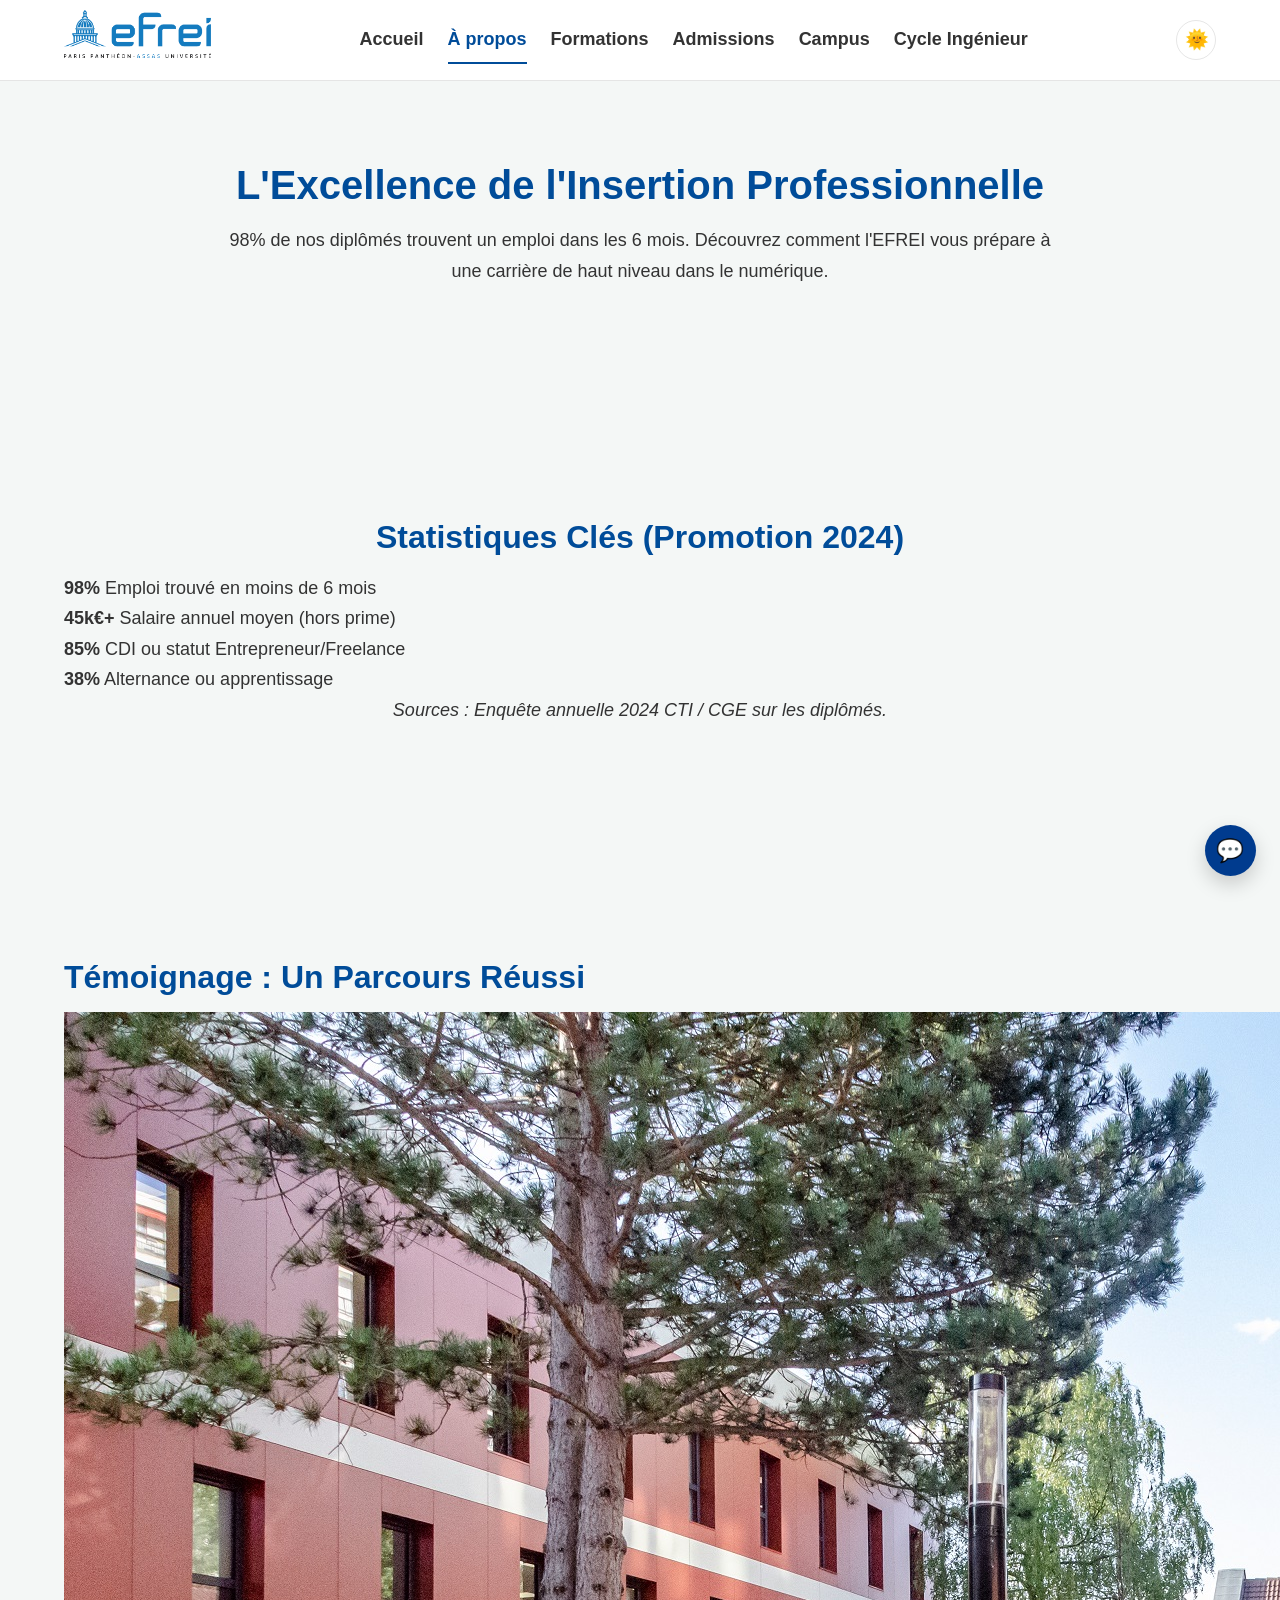
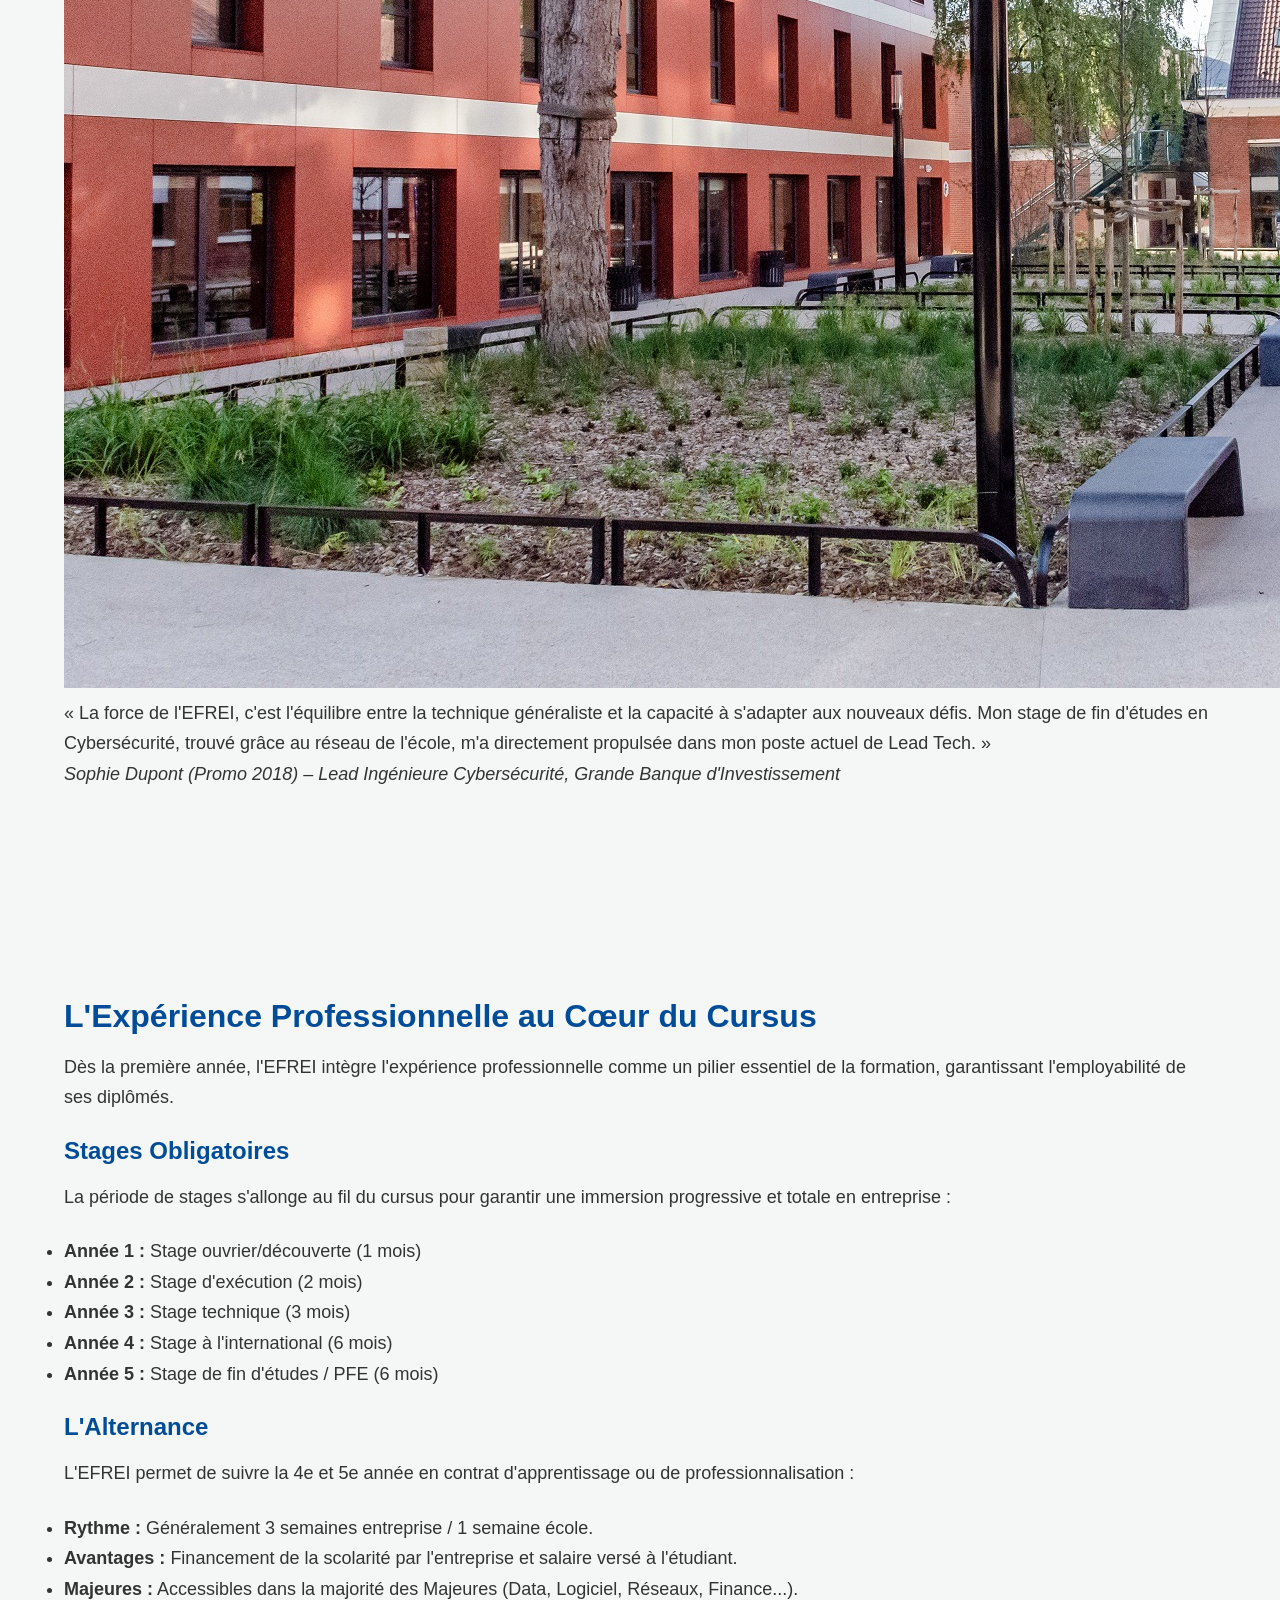
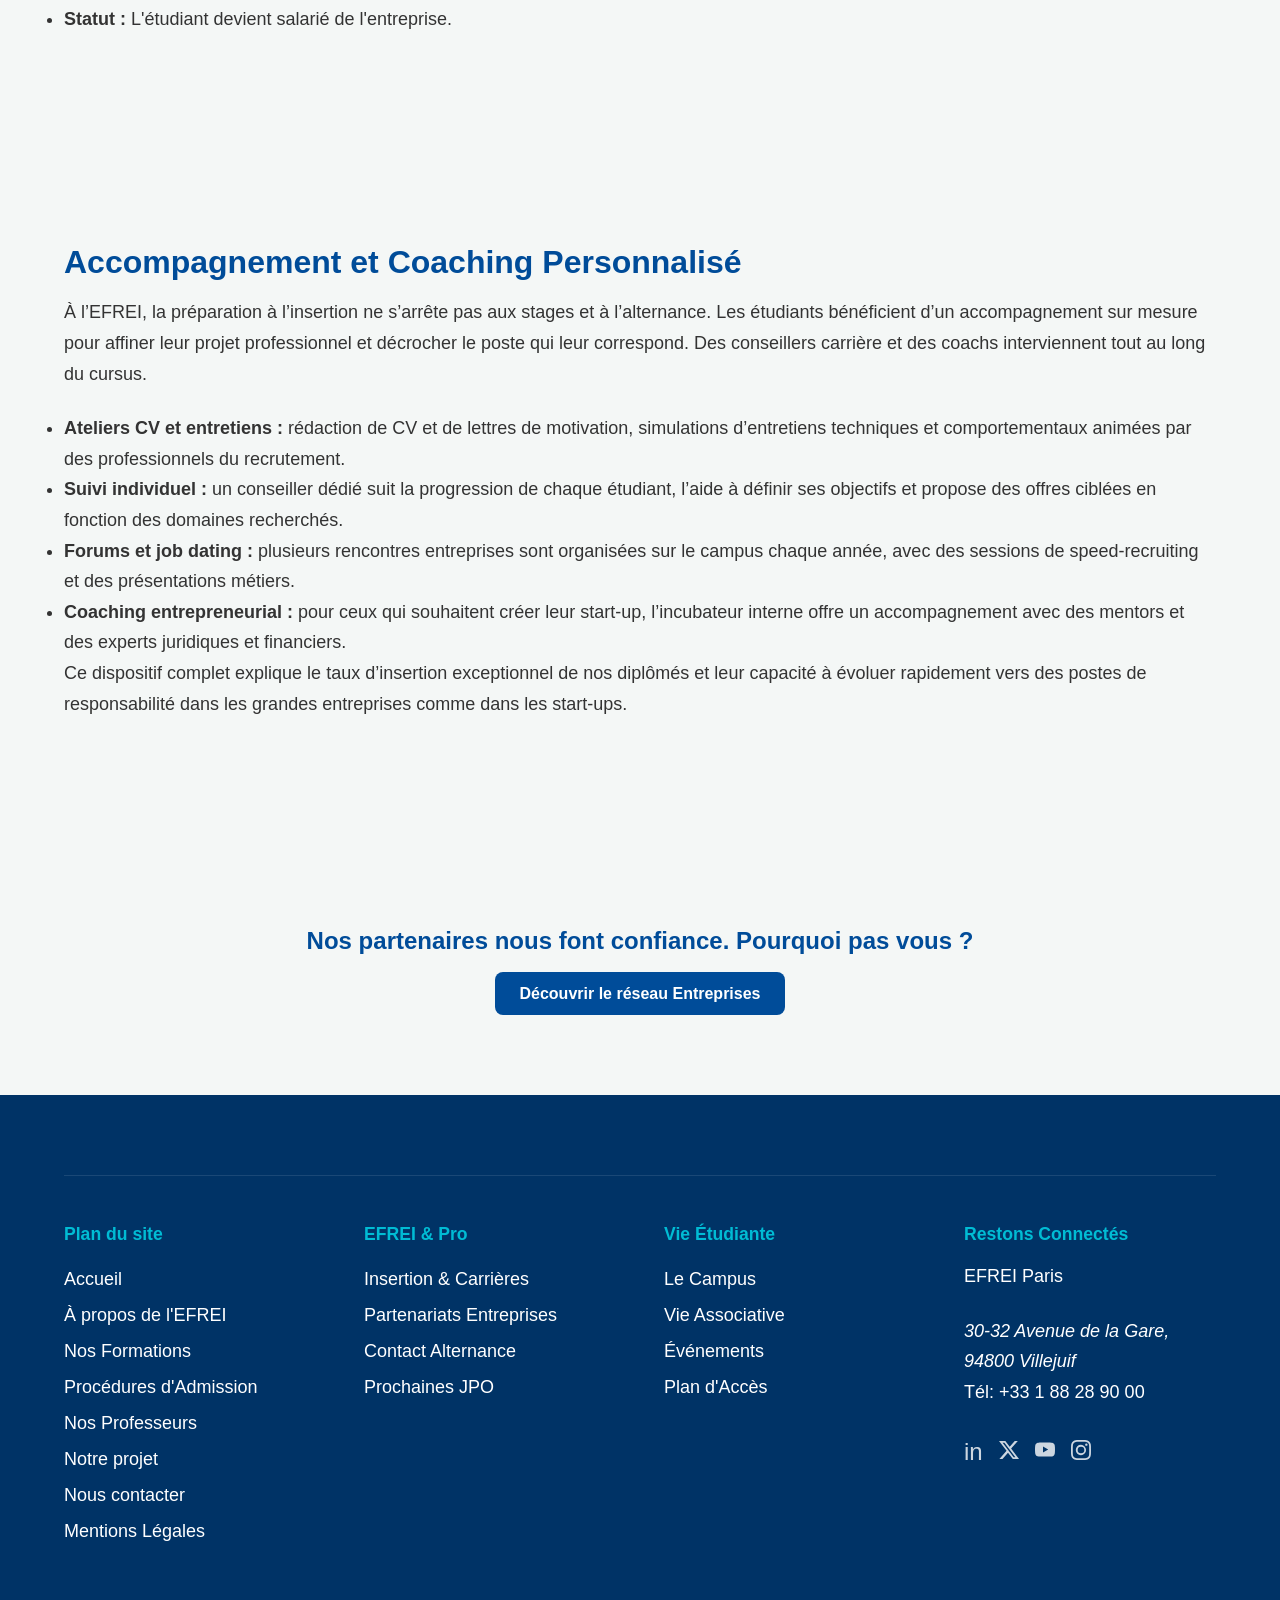
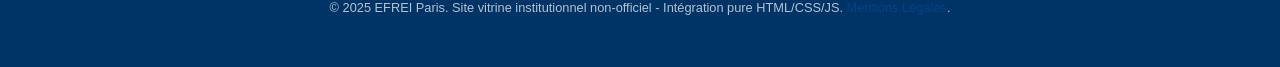
<file: carrieres.html>
<!DOCTYPE html>
<html lang="fr">
<head>
    <meta charset="UTF-8">
    <meta name="viewport" content="width=device-width, initial-scale=1.0">
    <title>Carrières et Insertion Professionnelle - EFREI Paris</title>
    <meta name="description" content="Toutes les données clés sur l'insertion professionnelle des ingénieurs EFREI : salaire à l'embauche, secteurs d'activité, stages et alternance.">
    <link rel="stylesheet" href="assets/css/variables.css">
    <link rel="stylesheet" href="assets/css/base.css">
    <link rel="stylesheet" href="assets/css/layout.css">
    <link rel="stylesheet" href="assets/css/components.css">
    <link rel="stylesheet" href="assets/css/pages/actus.css">
    <link rel="stylesheet" href="assets/css/chatbot.css">
  <link rel="stylesheet" href="assets/css/effects.css" />
  <link rel="stylesheet" href="assets/css/pages/common.css" />
</head>
<body class="theme-light">

    <header class="main-header">
        <div class="container header-content">
            <div class="logo">

                <a href="index.html">
                    <img src="assets/img/logo_efrei_new.png" alt="Logo EFREI Paris Panthéon‑Assas Université" style="height: 48px; width: auto;" />
                </a>
            </div>

            <nav class="main-nav" aria-label="Navigation principale">
                <ul>
                    <li><a href="index.html">Accueil</a></li>
                    <li><a href="a-propos.html" class="is-active">À propos</a></li>
                    <li><a href="formations.html">Formations</a></li>
                    <li><a href="admissions.html">Admissions</a></li>
                    <li><a href="campus.html">Campus</a></li>
                    <li><a href="cycle-ingenieur.html">Cycle Ingénieur</a></li>
                </ul>
            </nav>

            <button class="theme-toggle" aria-label="Activer le mode sombre">🌙</button>
        </div>
    </header>
    <main>
        
        <section class="hero-page">
            <div class="container reveal-item center-text-block">
                <h1>L'Excellence de l'Insertion Professionnelle</h1>
                <p>98% de nos diplômés trouvent un emploi dans les 6 mois. Découvrez comment l'EFREI vous prépare à une carrière de haut niveau dans le numérique.</p>
            </div>
        </section>

        <section id="stats-insertion">
            <div class="container">
                <h2 class="text-center reveal-item">Statistiques Clés (Promotion 2024)</h2>
                <div class="insertion-stats reveal-item">
                    <div class="stats-grid">
                        
                        <div class="stat-item">
                            <strong>98%</strong>
                            <span>Emploi trouvé en moins de 6 mois</span>
                        </div>
                        
                        <div class="stat-item">
                            <strong>45k€+</strong>
                            <span>Salaire annuel moyen (hors prime)</span>
                        </div>
                        
                        <div class="stat-item">
                            <strong>85%</strong>
                            <span>CDI ou statut Entrepreneur/Freelance</span>
                        </div>
                        
                        <div class="stat-item">
                            <strong>38%</strong>
                            <span>Alternance ou apprentissage</span>
                        </div>
                        
                    </div>
                </div>
                <p class="text-center"><em>Sources : Enquête annuelle 2024 CTI / CGE sur les diplômés.</em></p>
            </div>
        </section>

        <section id="alumni-success">
            <div class="container">
                <h2 class="reveal-item">Témoignage : Un Parcours Réussi</h2>
                <div class="alumni-focus reveal-item">
                    <div class="alumni-focus-photo">
                        <!-- Photo mise à jour pour le témoignage d'alumni -->
                        <img src="assets/img/alumni_sophie.jpg" alt="Photo d'une diplômée de l'EFREI">
                    </div>
                    <div class="alumni-focus-content">
                        <blockquote>
                            « La force de l'EFREI, c'est l'équilibre entre la technique généraliste et la capacité à s'adapter aux nouveaux défis. Mon stage de fin d'études en Cybersécurité, trouvé grâce au réseau de l'école, m'a directement propulsée dans mon poste actuel de Lead Tech. »
                        </blockquote>
                        <cite>Sophie Dupont (Promo 2018) – Lead Ingénieure Cybersécurité, Grande Banque d'Investissement</cite>
                    </div>
                </div>
            </div>
        </section>

        <section id="parcours-pro">
            <div class="container reveal-item">
                <h2>L'Expérience Professionnelle au Cœur du Cursus</h2>
                <p>Dès la première année, l'EFREI intègre l'expérience professionnelle comme un pilier essentiel de la formation, garantissant l'employabilité de ses diplômés.</p>
                
                <div class="parcours-grid">
                    
                    <div class="parcours-item reveal-item">
                        <h3>Stages Obligatoires</h3>
                        <p>La période de stages s'allonge au fil du cursus pour garantir une immersion progressive et totale en entreprise :</p>
                        <ul>
                            <li><strong>Année 1 :</strong> Stage ouvrier/découverte (1 mois)</li>
                            <li><strong>Année 2 :</strong> Stage d'exécution (2 mois)</li>
                            <li><strong>Année 3 :</strong> Stage technique (3 mois)</li>
                            <li><strong>Année 4 :</strong> Stage à l'international (6 mois)</li>
                            <li><strong>Année 5 :</strong> Stage de fin d'études / PFE (6 mois)</li>
                        </ul>
                    </div>

                    <div class="parcours-item reveal-item">
                        <h3>L'Alternance</h3>
                        <p>L'EFREI permet de suivre la 4e et 5e année en contrat d'apprentissage ou de professionnalisation :</p>
                        <ul>
                            <li><strong>Rythme :</strong> Généralement 3 semaines entreprise / 1 semaine école.</li>
                            <li><strong>Avantages :</strong> Financement de la scolarité par l'entreprise et salaire versé à l'étudiant.</li>
                            <li><strong>Majeures :</strong> Accessibles dans la majorité des Majeures (Data, Logiciel, Réseaux, Finance...).</li>
                            <li><strong>Statut :</strong> L'étudiant devient salarié de l'entreprise.</li>
                        </ul>
                    </div>
                </div>
            </div>
        </section>

        
        <section id="accompagnement-coaching">
            <div class="container reveal-item">
                <h2>Accompagnement et Coaching Personnalisé</h2>
                <p>
                    À l’EFREI, la préparation à l’insertion ne s’arrête pas aux stages et à
                    l’alternance. Les étudiants bénéficient d’un accompagnement sur mesure
                    pour affiner leur projet professionnel et décrocher le poste qui leur
                    correspond. Des conseillers carrière et des coachs interviennent tout au
                    long du cursus.
                </p>
                <ul class="coaching-list">
                    <li><strong>Ateliers CV et entretiens :</strong> rédaction de CV et de
                        lettres de motivation, simulations d’entretiens techniques et
                        comportementaux animées par des professionnels du recrutement.</li>
                    <li><strong>Suivi individuel :</strong> un conseiller dédié suit la
                        progression de chaque étudiant, l’aide à définir ses objectifs et
                        propose des offres ciblées en fonction des domaines recherchés.</li>
                    <li><strong>Forums et job dating :</strong> plusieurs rencontres
                        entreprises sont organisées sur le campus chaque année, avec des
                        sessions de speed‑recruiting et des présentations métiers.</li>
                    <li><strong>Coaching entrepreneurial :</strong> pour ceux qui
                        souhaitent créer leur start‑up, l’incubateur interne offre un
                        accompagnement avec des mentors et des experts juridiques et
                        financiers.</li>
                </ul>
                <p>
                    Ce dispositif complet explique le taux d’insertion exceptionnel de nos
                    diplômés et leur capacité à évoluer rapidement vers des postes de
                    responsabilité dans les grandes entreprises comme dans les start‑ups.
                </p>
            </div>
        </section>

        <section class="cta-secondary">
            <div class="container text-center reveal-item">
                <h3>Nos partenaires nous font confiance. Pourquoi pas vous ?</h3>
                <a href="entreprises.html" class="button button--primary">Découvrir le réseau Entreprises</a>
            </div>
        </section>

    </main>

    <footer class="main-footer">
        <div class="container">
            <div class="footer-content">
                <nav class="footer-nav">
                    <h4>Plan du site</h4>
                    <ul>
                        <li><a href="index.html">Accueil</a></li>
                        <li><a href="a-propos.html">À propos de l'EFREI</a></li>
                        <li><a href="formations.html">Nos Formations</a></li>
                        <li><a href="admissions.html">Procédures d'Admission</a></li>
                        <li><a href="professeurs.html">Nos Professeurs</a></li>
                        <li><a href="projet.html">Notre projet</a></li>
                        <li><a href="contact.html">Nous contacter</a></li>
                        <li><a href="mentions-legales.html">Mentions Légales</a></li>
                    </ul>
                </nav>

                <nav class="footer-nav">
                    <h4>EFREI & Pro</h4>
                    <ul>
                        <li><a href="carrieres.html">Insertion & Carrières</a></li>
                        <li><a href="entreprises.html">Partenariats Entreprises</a></li>
                        <li><a href="contact.html#alternance">Contact Alternance</a></li>
                        <li><a href="actus.html#jpo">Prochaines JPO</a></li>
                    </ul>
                </nav>

                <nav class="footer-nav">
                    <h4>Vie Étudiante</h4>
                    <ul>
                        <li><a href="campus.html">Le Campus</a></li>
                        <li><a href="bde.html">Vie Associative</a></li>
                        <li><a href="actus.html">Événements</a></li>
                        <li><a href="https://www.google.com/maps/dir//Efrei,+30-32+Av.+de+la+R%C3%A9publique,+94800+Villejuif,+France/@48.7887182,2.3611764,17z/data=!4m17!1m7!3m6!1s0x47e673e24e04a9c3:0xc55cb3e676f95321!2sEfrei!8m2!3d48.7887182!4d2.3637513!16zL20vMDVtcHk0!4m8!1m0!1m5!1m1!1s0x47e673e24e04a9c3:0xc55cb3e676f95321!2m2!1d2.3637513!2d48.7887182!3e3?entry=ttu&g_ep=EgoyMDI1MTIwOS4wIKXMDSoASAFQAw%3D%3D" target="_blank" rel="noopener">Plan d'Accès</a></li>
                    </ul>
                </nav>

                <div class="footer-contact">
                    <h4>Restons Connectés</h4>
                    <p>EFREI Paris</p>
                    <address>30-32 Avenue de la Gare, 94800 Villejuif</address>
                    <p>Tél: +33 1 88 28 90 00</p>
                    
                    <div class="social-links">
                        <a href="https://fr.linkedin.com/school/efrei/" target="_blank" aria-label="LinkedIn du projet">in</a>
                        <a href="https://x.com/Efrei_Paris" target="_blank" aria-label="X du projet">
                            <svg xmlns="http://www.w3.org/2000/svg" width="20" height="20" fill="currentColor" viewBox="0 0 16 16">
                              <path d="M12.6 .75h2.454l-5.36 6.142L16 15.25h-4.937l-3.867-5.07-4.425 5.07H.316l5.733-6.57L0 .75h5.063l3.495 4.633L12.6 .75Zm-.86 13.028h1.36L4.323 2.145H2.865z"/>
                            </svg>
                        </a>
                        <a href="https://www.youtube.com/@efrei" target="_blank" aria-label="YouTube du projet">
                            <svg xmlns="http://www.w3.org/2000/svg" width="20" height="20" fill="currentColor" viewBox="0 0 16 16">
                              <path d="M8.051 1.999h.089c.822.003 4.987.033 6.11.335a2.01 2.01 0 0 1 1.415 1.42c.101.38.172.883.22 1.402l.01.104.022.26.008.104c.065.914.073 1.77.074 1.957v.075c-.001.194-.01 1.108-.082 2.06l-.008.105-.009.104c-.05.572-.124 1.14-.235 1.558a2.01 2.01 0 0 1-1.415 1.42c-1.16.312-5.569.334-6.18.335h-.142c-.309 0-1.587-.006-2.927-.052l-.17-.006-.087-.004-.171-.007-.171-.007c-1.11-.049-2.167-.128-2.654-.26a2.01 2.01 0 0 1-1.415-1.419c-.111-.417-.185-.986-.235-1.558L.09 9.82l-.008-.104A31 31 0 0 1 0 7.68v-.123c.002-.215.01-.958.064-1.778l.007-.103.003-.052.008-.104.022-.26.01-.104c.048-.519.119-1.023.22-1.402a2.01 2.01 0 0 1 1.415-1.42c.487-.13 1.544-.21 2.654-.26l.17-.007.172-.006.086-.003.171-.007A100 100 0 0 1 7.858 2zM6.4 5.209v4.818l4.157-2.408z"/>
                            </svg>
                        </a>
                        <a href="https://www.instagram.com/efrei_paris/?hl=fr" target="_blank" aria-label="Instagram du projet">
                            <svg xmlns="http://www.w3.org/2000/svg" width="20" height="20" fill="currentColor" viewBox="0 0 16 16">
                              <path d="M8 0C5.829 0 5.556.01 4.703.048 3.85.088 3.269.222 2.76.42a3.9 3.9 0 0 0-1.417.923A3.9 3.9 0 0 0 .42 2.76C.222 3.268.087 3.85.048 4.7.01 5.555 0 5.827 0 8.001c0 2.172.01 2.444.048 3.297.04.852.174 1.433.372 1.942.205.526.478.972.923 1.417.444.445.89.719 1.416.923.51.198 1.09.333 1.942.372C5.555 15.99 5.827 16 8 16s2.444-.01 3.298-.048c.851-.04 1.434-.174 1.943-.372a3.9 3.9 0 0 0 1.416-.923c.445-.445.718-.891.923-1.417.197-.509.332-1.09.372-1.942C15.99 10.445 16 10.173 16 8s-.01-2.445-.048-3.299c-.04-.851-.175-1.433-.372-1.941a3.9 3.9 0 0 0-.923-1.417A3.9 3.9 0 0 0 13.24.42c-.51-.198-1.092-.333-1.943-.372C10.443.01 10.172 0 7.998 0zm-.717 1.442h.718c2.136 0 2.389.007 3.232.046.78.035 1.204.166 1.486.275.373.145.64.319.92.599s.453.546.598.92c.11.281.24.705.275 1.485.039.843.047 1.096.047 3.231s-.008 2.389-.047 3.232c-.035.78-.166 1.203-.275 1.485a2.5 2.5 0 0 1-.599.919c-.28.28-.546.453-.92.598-.28.11-.704.24-1.485.276-.843.038-1.096.047-3.232.047s-2.39-.009-3.233-.047c-.78-.036-1.203-.166-1.485-.276a2.5 2.5 0 0 1-.92-.598 2.5 2.5 0 0 1-.6-.92c-.109-.281-.24-.705-.275-1.485-.038-.843-.046-1.096-.046-3.233s.008-2.388.046-3.231c.036-.78.166-1.204.276-1.486.145-.373.319-.64.599-.92s.546-.453.92-.598c.282-.11.705-.24 1.485-.276.738-.034 1.024-.044 2.515-.045zm4.988 1.328a.96.96 0 1 0 0 1.92.96.96 0 0 0 0-1.92m-4.27 1.122a4.109 4.109 0 1 0 0 8.217 4.109 4.109 0 0 0 0-8.217m0 1.441a2.667 2.667 0 1 1 0 5.334 2.667 2.667 0 0 1 0-5.334"/>
                            </svg>
                        </a>
                    </div>
                </div>
            </div>

            <div class="footer-bottom">
                <p>&copy; 2025 EFREI Paris. Site vitrine institutionnel non-officiel - Intégration pure HTML/CSS/JS. <a href="mentions-legales.html">Mentions Légales</a>.</p>
            </div>
        </div>
    </footer>
    

    <script src="assets/js/app.js" defer></script>

    <!-- Chatbot EFREI -->
    <div class="chatbot">
        <button class="chatbot-toggle" aria-label="Ouvrir le chatbot">
            💬
        </button>
        <div class="chatbot-window" aria-hidden="true">
            <div class="chatbot-messages" id="chatbotMessages">
                <div class="chatbot-message bot">
                    Bonjour 👋<br>
                    Je peux te renseigner sur l’EFREI : formations, admissions, vie étudiante, alternance, etc.
                </div>
            </div>
            <form class="chatbot-form" id="chatbotForm">
                <input type="text" id="chatbotInput" placeholder="Pose ta question..." autocomplete="off" required>
                <button type="submit">Envoyer</button>
            </form>
        </div>
    </div>
</body>
</html>
</file>
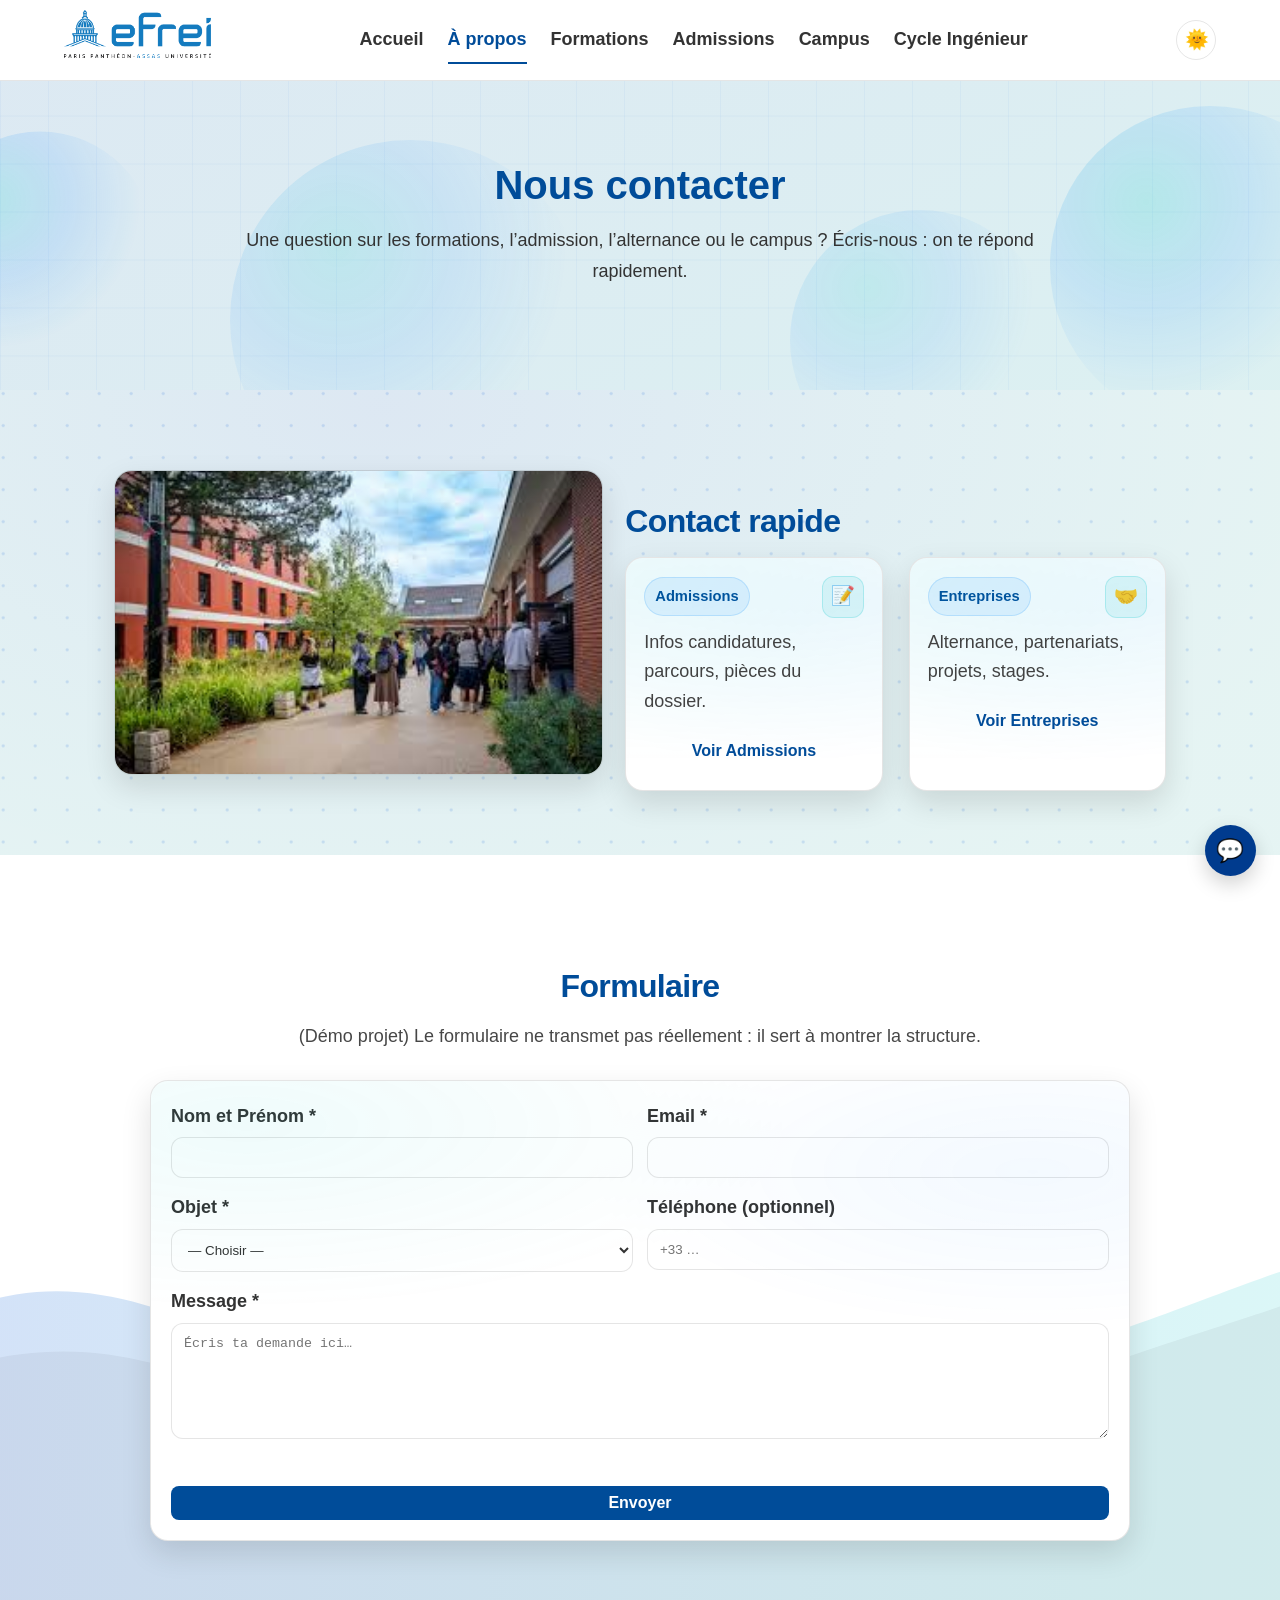
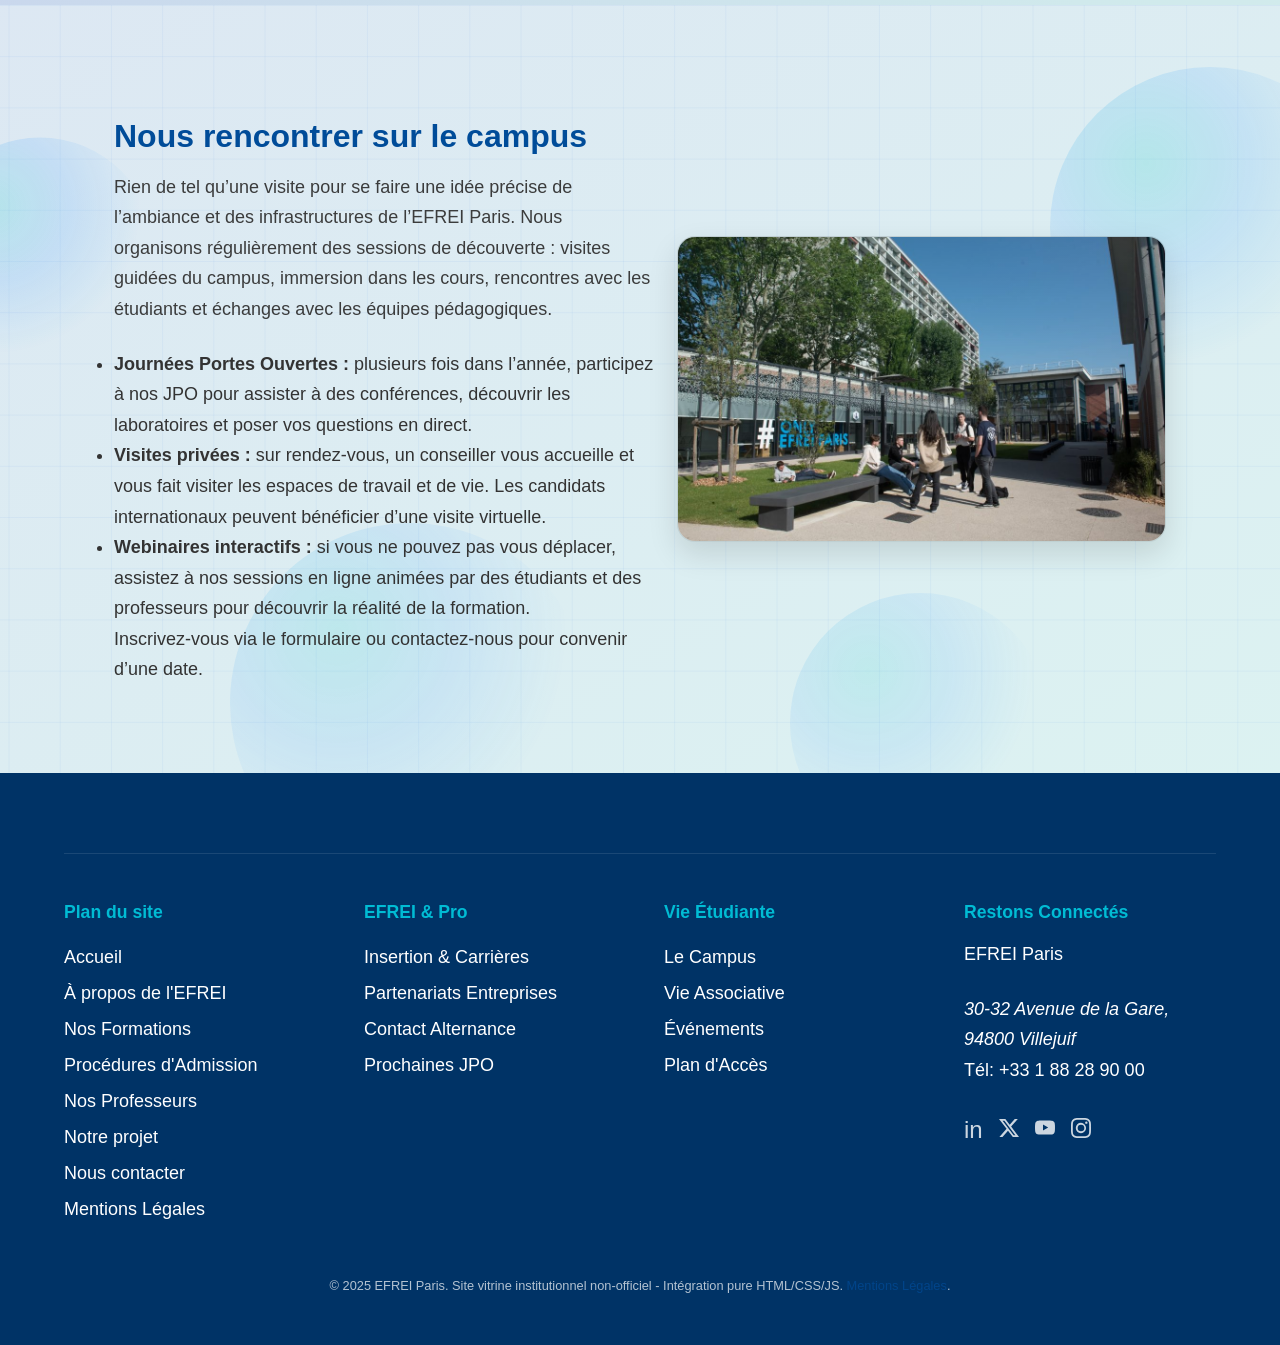
<file: contact.html>
<!DOCTYPE html>
<html lang="fr">
<head>
    <meta charset="UTF-8">
    <meta name="viewport" content="width=device-width, initial-scale=1.0">
    <title>Contactez l'EFREI Paris - Informations, Admissions, Alternance</title>
    <meta name="description" content="Toutes les coordonnées de l'EFREI Paris. Formulaire de contact général, contacts spécifiques pour les admissions, l'alternance et le BDE, et plan d'accès.">
    <link rel="stylesheet" href="assets/css/variables.css">
    <link rel="stylesheet" href="assets/css/base.css">
    <link rel="stylesheet" href="assets/css/layout.css">
    <link rel="stylesheet" href="assets/css/components.css">
    
    <link rel="stylesheet" href="assets/css/pages/contact.css">
    <link rel="stylesheet" href="assets/css/chatbot.css">
  <link rel="stylesheet" href="assets/css/effects.css" />
  <link rel="stylesheet" href="assets/css/pages/common.css" />
</head>
<body class="theme-light">

    <header class="main-header">
        <div class="container header-content">
            <div class="logo">

                <a href="index.html">
                    <img src="assets/img/logo_efrei_new.png" alt="Logo EFREI Paris Panthéon‑Assas Université" style="height: 48px; width: auto;" />
                </a>
            </div>

            <nav class="main-nav" aria-label="Navigation principale">
                <ul>
                    <li><a href="index.html">Accueil</a></li>
                    <li><a href="a-propos.html" class="is-active">À propos</a></li>
                    <li><a href="formations.html">Formations</a></li>
                    <li><a href="admissions.html">Admissions</a></li>
                    <li><a href="campus.html">Campus</a></li>
                    <li><a href="cycle-ingenieur.html">Cycle Ingénieur</a></li>
                </ul>
            </nav>

            <button class="theme-toggle" aria-label="Activer le mode sombre">🌙</button>
        </div>
    </header>
    
<main>

  <section class="hero-page section-bg-grid section-rel">
    <div class="bubble-bg" aria-hidden="true"><span></span><span></span><span></span><span></span></div>
    <div class="container reveal-item center-text-block">
      <h1>Nous contacter</h1>
      <p>Une question sur les formations, l’admission, l’alternance ou le campus ? Écris-nous : on te répond rapidement.</p>
    </div>
  </section>

  <section class="section-pad section-bg-dots section-rel">
    <div class="container center-wrap">
      <div class="split reverse">
        <div class="split-text">
          <div class="section-head-center" style="text-align:left;margin:0 0 14px 0;">
            <h2>Contact rapide</h2>
          </div>

          <div class="grid-2-wide" style="margin-top:14px;">
            <article class="card card-premium card-pad">
              <div style="display:flex;justify-content:space-between;align-items:center;gap:12px;">
                <span class="card-kicker">Admissions</span><span class="icon-badge" aria-hidden="true">📝</span>
              </div>
              <p style="margin:10px 0 0;opacity:.92;line-height:1.65;">Infos candidatures, parcours, pièces du dossier.</p>
              <a href="admissions.html" class="button btn-glow" style="margin-top:12px;display:inline-block;">Voir Admissions</a>
            </article>

            <article class="card card-premium card-pad">
              <div style="display:flex;justify-content:space-between;align-items:center;gap:12px;">
                <span class="card-kicker">Entreprises</span><span class="icon-badge" aria-hidden="true">🤝</span>
              </div>
              <p style="margin:10px 0 0;opacity:.92;line-height:1.65;">Alternance, partenariats, projets, stages.</p>
              <a href="entreprises.html" class="button btn-glow" style="margin-top:12px;display:inline-block;">Voir Entreprises</a>
            </article>
          </div>
        </div>

        <div class="split-media">
          <div class="media-frame card-premium">
            <!-- Illustration mise à jour pour illustrer le service contact -->
            <img src="assets/img/event_jpo_virtual.jpg" alt="Contact EFREI" loading="lazy">
          </div>
        </div>
      </div>
    </div>
  </section>

  <section class="section-pad section-bg-waves section-rel">
    <div class="container center-wrap">
      <div class="section-head-center">
        <h2>Formulaire</h2>
        <p style="opacity:.9;line-height:1.7;">(Démo projet) Le formulaire ne transmet pas réellement : il sert à montrer la structure.</p>
      </div>

      <div class="contact-shell card-premium">
        <form class="contact-form" action="#" method="POST">
          <div class="form-row">
            <div class="form-group">
              <label for="name">Nom et Prénom *</label>
              <input type="text" id="name" name="name" required>
            </div>
            <div class="form-group">
              <label for="email">Email *</label>
              <input type="email" id="email" name="email" required>
            </div>
          </div>

          <div class="form-row">
            <div class="form-group">
              <label for="subject">Objet *</label>
              <select id="subject" name="subject" required>
                <option value="">— Choisir —</option>
                <option>Admissions</option>
                <option>Formations</option>
                <option>Alternance</option>
                <option>Campus</option>
                <option>Autre</option>
              </select>
            </div>
            <div class="form-group">
              <label for="phone">Téléphone (optionnel)</label>
              <input type="tel" id="phone" name="phone" placeholder="+33 …">
            </div>
          </div>

          <div class="form-group">
            <label for="message">Message *</label>
            <textarea id="message" name="message" rows="6" required placeholder="Écris ta demande ici…"></textarea>
          </div>

          <div class="cta-center">
            <button type="submit" class="button button--primary button--large btn-glow">Envoyer</button>
          </div>
        </form>
      </div>
    </div>
  </section>

  
  <section id="nous-rencontrer" class="section-pad section-bg-grid section-rel">
    <div class="bubble-bg" aria-hidden="true"><span></span><span></span><span></span><span></span></div>
    <div class="container reveal-item center-wrap">
      <div class="split">
        <div class="split-text">
          <div class="section-head-left">
            <h2>Nous rencontrer sur le campus</h2>
          </div>
          <p class="text-relaxed">
            Rien de tel qu’une visite pour se faire une idée précise de l’ambiance et des
            infrastructures de l’EFREI Paris. Nous organisons régulièrement des sessions de
            découverte : visites guidées du campus, immersion dans les cours, rencontres
            avec les étudiants et échanges avec les équipes pédagogiques.
          </p>
          <ul>
            <li><strong>Journées Portes Ouvertes :</strong> plusieurs fois dans l’année,
                participez à nos JPO pour assister à des conférences, découvrir les
                laboratoires et poser vos questions en direct.</li>
            <li><strong>Visites privées :</strong> sur rendez‑vous, un conseiller vous
                accueille et vous fait visiter les espaces de travail et de vie. Les
                candidats internationaux peuvent bénéficier d’une visite virtuelle.</li>
            <li><strong>Webinaires interactifs :</strong> si vous ne pouvez pas vous
                déplacer, assistez à nos sessions en ligne animées par des étudiants et
                des professeurs pour découvrir la réalité de la formation.</li>
          </ul>
          <p>Inscrivez‑vous via le formulaire ou contactez‑nous pour convenir d’une date.</p>
        </div>
        <div class="split-media">
          <div class="media-frame card-premium">
            <!-- Illustration mise à jour pour la visite du campus -->
            <img src="assets/img/campus_hero.jpg" alt="Visite du campus" loading="lazy">
          </div>
        </div>
      </div>
    </div>
  </section>

</main>


    <footer class="main-footer">
        <div class="container">
            <div class="footer-content">
                <nav class="footer-nav">
                    <h4>Plan du site</h4>
                    <ul>
                        <li><a href="index.html">Accueil</a></li>
                        <li><a href="a-propos.html">À propos de l'EFREI</a></li>
                        <li><a href="formations.html">Nos Formations</a></li>
                        <li><a href="admissions.html">Procédures d'Admission</a></li>
                        <li><a href="professeurs.html">Nos Professeurs</a></li>
                        <li><a href="projet.html">Notre projet</a></li>
                        <li><a href="contact.html">Nous contacter</a></li>
                        <li><a href="mentions-legales.html">Mentions Légales</a></li>
                    </ul>
                </nav>

                <nav class="footer-nav">
                    <h4>EFREI & Pro</h4>
                    <ul>
                        <li><a href="carrieres.html">Insertion & Carrières</a></li>
                        <li><a href="entreprises.html">Partenariats Entreprises</a></li>
                        <li><a href="contact.html#alternance">Contact Alternance</a></li>
                        <li><a href="actus.html#jpo">Prochaines JPO</a></li>
                    </ul>
                </nav>

                <nav class="footer-nav">
                    <h4>Vie Étudiante</h4>
                    <ul>
                        <li><a href="campus.html">Le Campus</a></li>
                        <li><a href="bde.html">Vie Associative</a></li>
                        <li><a href="actus.html">Événements</a></li>
                        <li><a href="https://www.google.com/maps/dir//Efrei,+30-32+Av.+de+la+R%C3%A9publique,+94800+Villejuif,+France/@48.7887182,2.3611764,17z/data=!4m17!1m7!3m6!1s0x47e673e24e04a9c3:0xc55cb3e676f95321!2sEfrei!8m2!3d48.7887182!4d2.3637513!16zL20vMDVtcHk0!4m8!1m0!1m5!1m1!1s0x47e673e24e04a9c3:0xc55cb3e676f95321!2m2!1d2.3637513!2d48.7887182!3e3?entry=ttu&g_ep=EgoyMDI1MTIwOS4wIKXMDSoASAFQAw%3D%3D" target="_blank" rel="noopener">Plan d'Accès</a></li>
                    </ul>
                </nav>

                <div class="footer-contact">
                    <h4>Restons Connectés</h4>
                    <p>EFREI Paris</p>
                    <address>30-32 Avenue de la Gare, 94800 Villejuif</address>
                    <p>Tél: +33 1 88 28 90 00</p>
                    
                    <div class="social-links">
                        <a href="https://fr.linkedin.com/school/efrei/" target="_blank" aria-label="LinkedIn du projet">in</a>
                        <a href="https://x.com/Efrei_Paris" target="_blank" aria-label="X du projet">
                            <svg xmlns="http://www.w3.org/2000/svg" width="20" height="20" fill="currentColor" viewBox="0 0 16 16">
                              <path d="M12.6 .75h2.454l-5.36 6.142L16 15.25h-4.937l-3.867-5.07-4.425 5.07H.316l5.733-6.57L0 .75h5.063l3.495 4.633L12.6 .75Zm-.86 13.028h1.36L4.323 2.145H2.865z"/>
                            </svg>
                        </a>
                        <a href="https://www.youtube.com/@efrei" target="_blank" aria-label="YouTube du projet">
                            <svg xmlns="http://www.w3.org/2000/svg" width="20" height="20" fill="currentColor" viewBox="0 0 16 16">
                              <path d="M8.051 1.999h.089c.822.003 4.987.033 6.11.335a2.01 2.01 0 0 1 1.415 1.42c.101.38.172.883.22 1.402l.01.104.022.26.008.104c.065.914.073 1.77.074 1.957v.075c-.001.194-.01 1.108-.082 2.06l-.008.105-.009.104c-.05.572-.124 1.14-.235 1.558a2.01 2.01 0 0 1-1.415 1.42c-1.16.312-5.569.334-6.18.335h-.142c-.309 0-1.587-.006-2.927-.052l-.17-.006-.087-.004-.171-.007-.171-.007c-1.11-.049-2.167-.128-2.654-.26a2.01 2.01 0 0 1-1.415-1.419c-.111-.417-.185-.986-.235-1.558L.09 9.82l-.008-.104A31 31 0 0 1 0 7.68v-.123c.002-.215.01-.958.064-1.778l.007-.103.003-.052.008-.104.022-.26.01-.104c.048-.519.119-1.023.22-1.402a2.01 2.01 0 0 1 1.415-1.42c.487-.13 1.544-.21 2.654-.26l.17-.007.172-.006.086-.003.171-.007A100 100 0 0 1 7.858 2zM6.4 5.209v4.818l4.157-2.408z"/>
                            </svg>
                        </a>
                        <a href="https://www.instagram.com/efrei_paris/?hl=fr" target="_blank" aria-label="Instagram du projet">
                            <svg xmlns="http://www.w3.org/2000/svg" width="20" height="20" fill="currentColor" viewBox="0 0 16 16">
                              <path d="M8 0C5.829 0 5.556.01 4.703.048 3.85.088 3.269.222 2.76.42a3.9 3.9 0 0 0-1.417.923A3.9 3.9 0 0 0 .42 2.76C.222 3.268.087 3.85.048 4.7.01 5.555 0 5.827 0 8.001c0 2.172.01 2.444.048 3.297.04.852.174 1.433.372 1.942.205.526.478.972.923 1.417.444.445.89.719 1.416.923.51.198 1.09.333 1.942.372C5.555 15.99 5.827 16 8 16s2.444-.01 3.298-.048c.851-.04 1.434-.174 1.943-.372a3.9 3.9 0 0 0 1.416-.923c.445-.445.718-.891.923-1.417.197-.509.332-1.09.372-1.942C15.99 10.445 16 10.173 16 8s-.01-2.445-.048-3.299c-.04-.851-.175-1.433-.372-1.941a3.9 3.9 0 0 0-.923-1.417A3.9 3.9 0 0 0 13.24.42c-.51-.198-1.092-.333-1.943-.372C10.443.01 10.172 0 7.998 0zm-.717 1.442h.718c2.136 0 2.389.007 3.232.046.78.035 1.204.166 1.486.275.373.145.64.319.92.599s.453.546.598.92c.11.281.24.705.275 1.485.039.843.047 1.096.047 3.231s-.008 2.389-.047 3.232c-.035.78-.166 1.203-.275 1.485a2.5 2.5 0 0 1-.599.919c-.28.28-.546.453-.92.598-.28.11-.704.24-1.485.276-.843.038-1.096.047-3.232.047s-2.39-.009-3.233-.047c-.78-.036-1.203-.166-1.485-.276a2.5 2.5 0 0 1-.92-.598 2.5 2.5 0 0 1-.6-.92c-.109-.281-.24-.705-.275-1.485-.038-.843-.046-1.096-.046-3.233s.008-2.388.046-3.231c.036-.78.166-1.204.276-1.486.145-.373.319-.64.599-.92s.546-.453.92-.598c.282-.11.705-.24 1.485-.276.738-.034 1.024-.044 2.515-.045zm4.988 1.328a.96.96 0 1 0 0 1.92.96.96 0 0 0 0-1.92m-4.27 1.122a4.109 4.109 0 1 0 0 8.217 4.109 4.109 0 0 0 0-8.217m0 1.441a2.667 2.667 0 1 1 0 5.334 2.667 2.667 0 0 1 0-5.334"/>
                            </svg>
                        </a>
                    </div>
                </div>
            </div>

            <div class="footer-bottom">
                <p>&copy; 2025 EFREI Paris. Site vitrine institutionnel non-officiel - Intégration pure HTML/CSS/JS. <a href="mentions-legales.html">Mentions Légales</a>.</p>
            </div>
        </div>
    </footer>
    

    <script src="assets/js/app.js" defer></script>

    <!-- Chatbot EFREI -->
    <div class="chatbot">
        <button class="chatbot-toggle" aria-label="Ouvrir le chatbot">
            💬
        </button>
        <div class="chatbot-window" aria-hidden="true">
            <div class="chatbot-messages" id="chatbotMessages">
                <div class="chatbot-message bot">
                    Bonjour 👋<br>
                    Je peux te renseigner sur l’EFREI : formations, admissions, vie étudiante, alternance, etc.
                </div>
            </div>
            <form class="chatbot-form" id="chatbotForm">
                <input type="text" id="chatbotInput" placeholder="Pose ta question..." autocomplete="off" required>
                <button type="submit">Envoyer</button>
            </form>
        </div>
    </div>
</body>
</html>
</file>
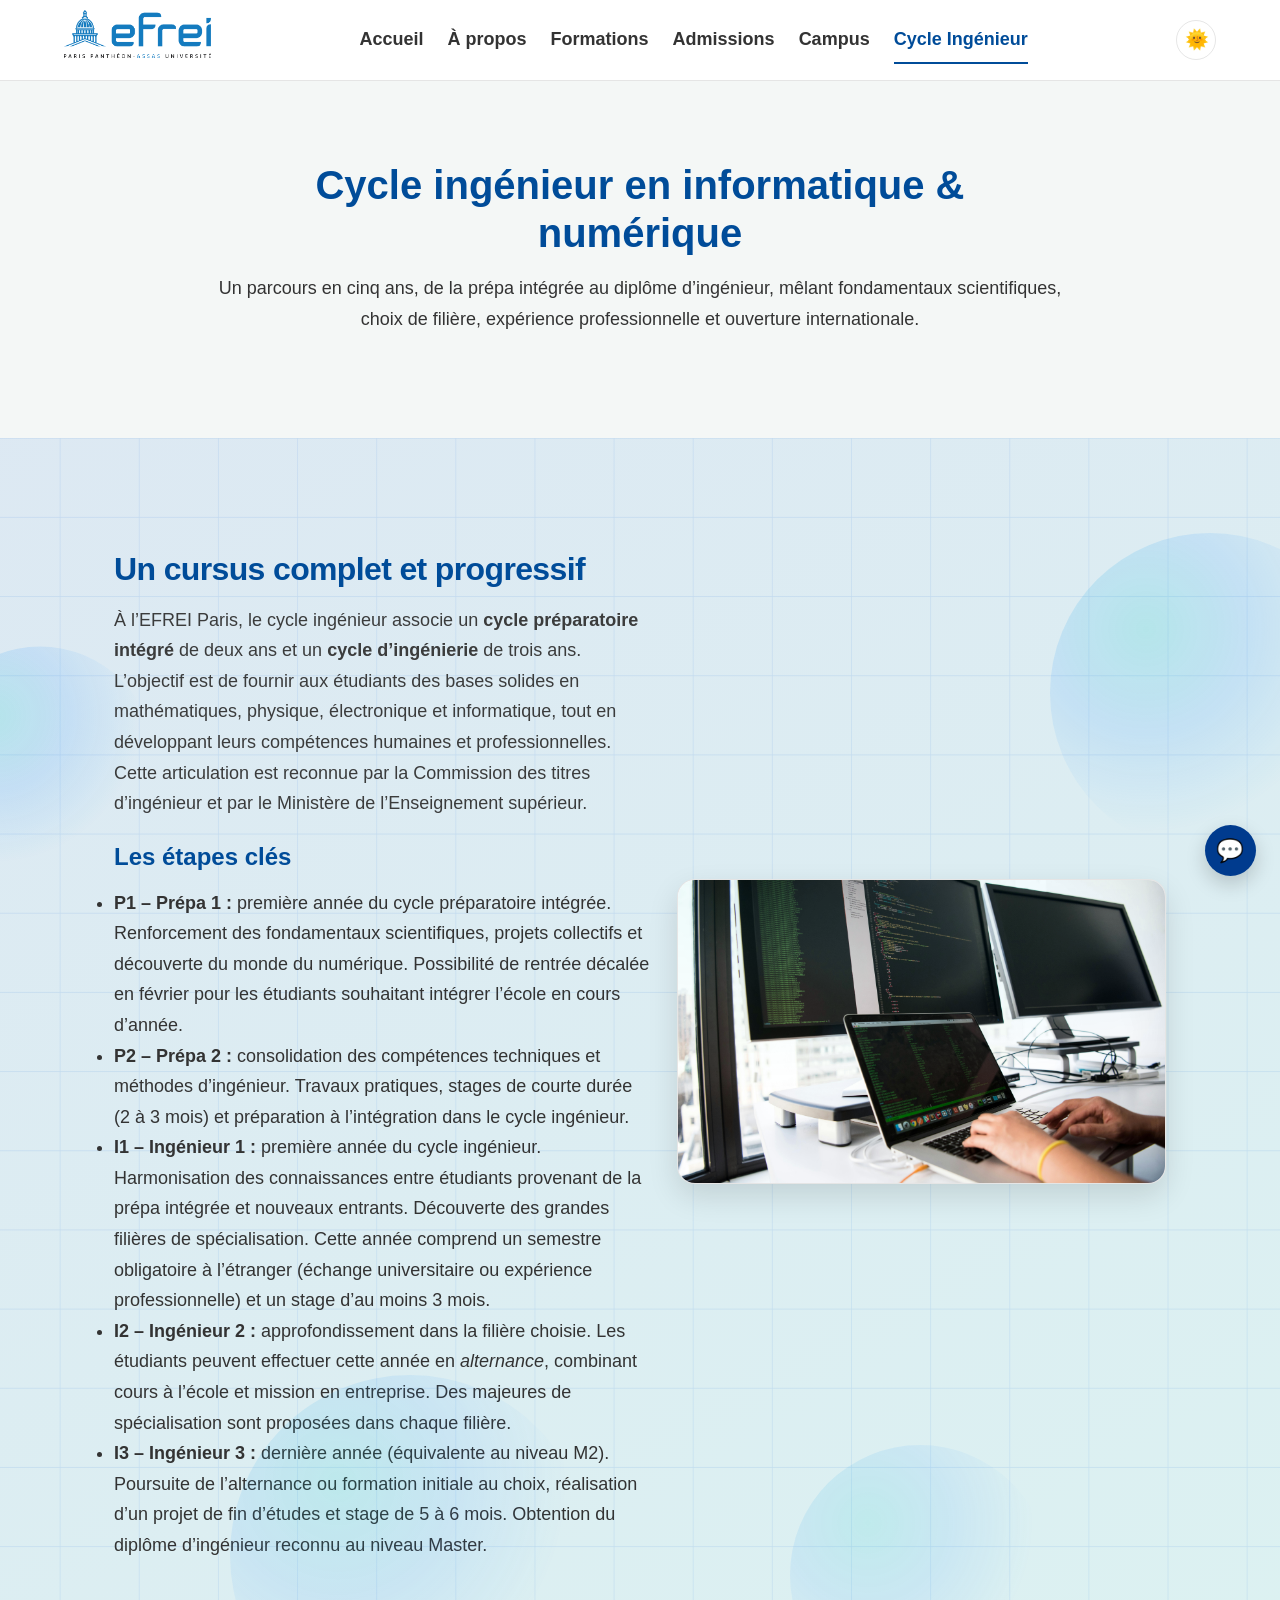
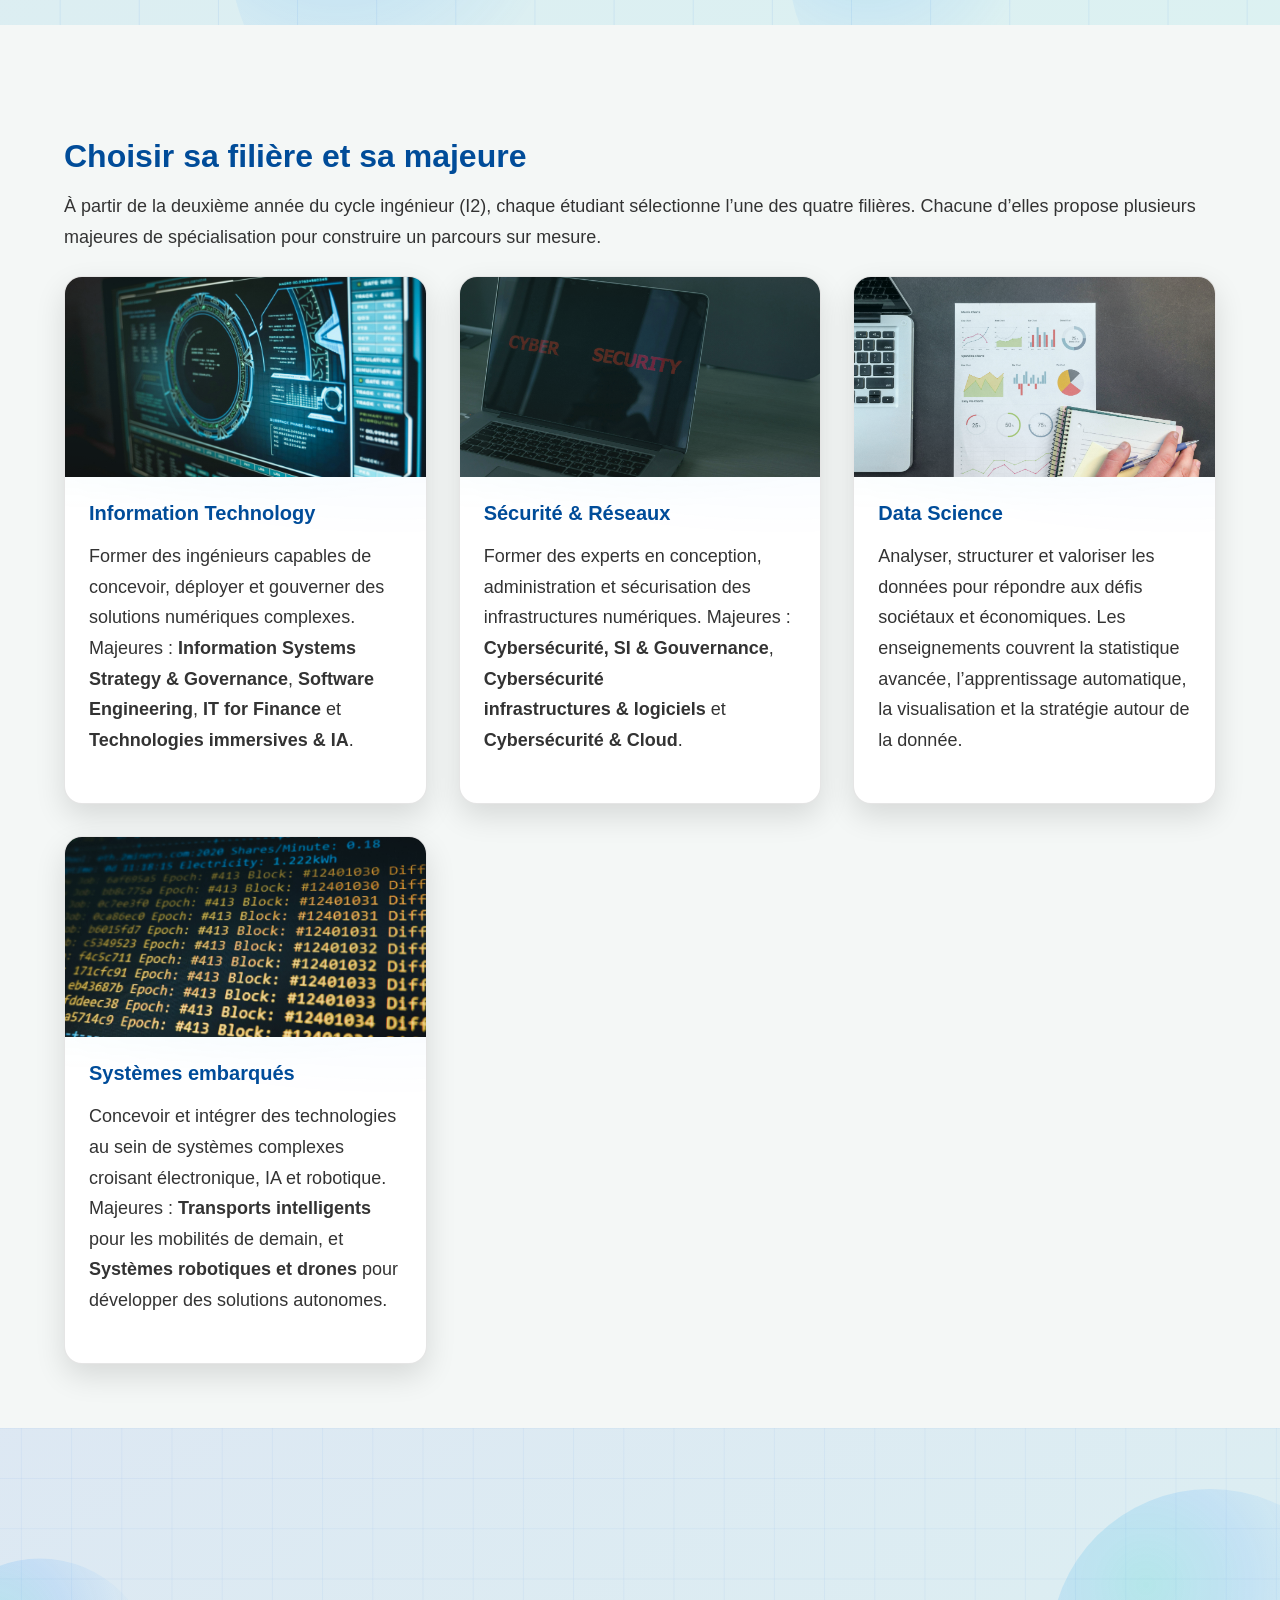
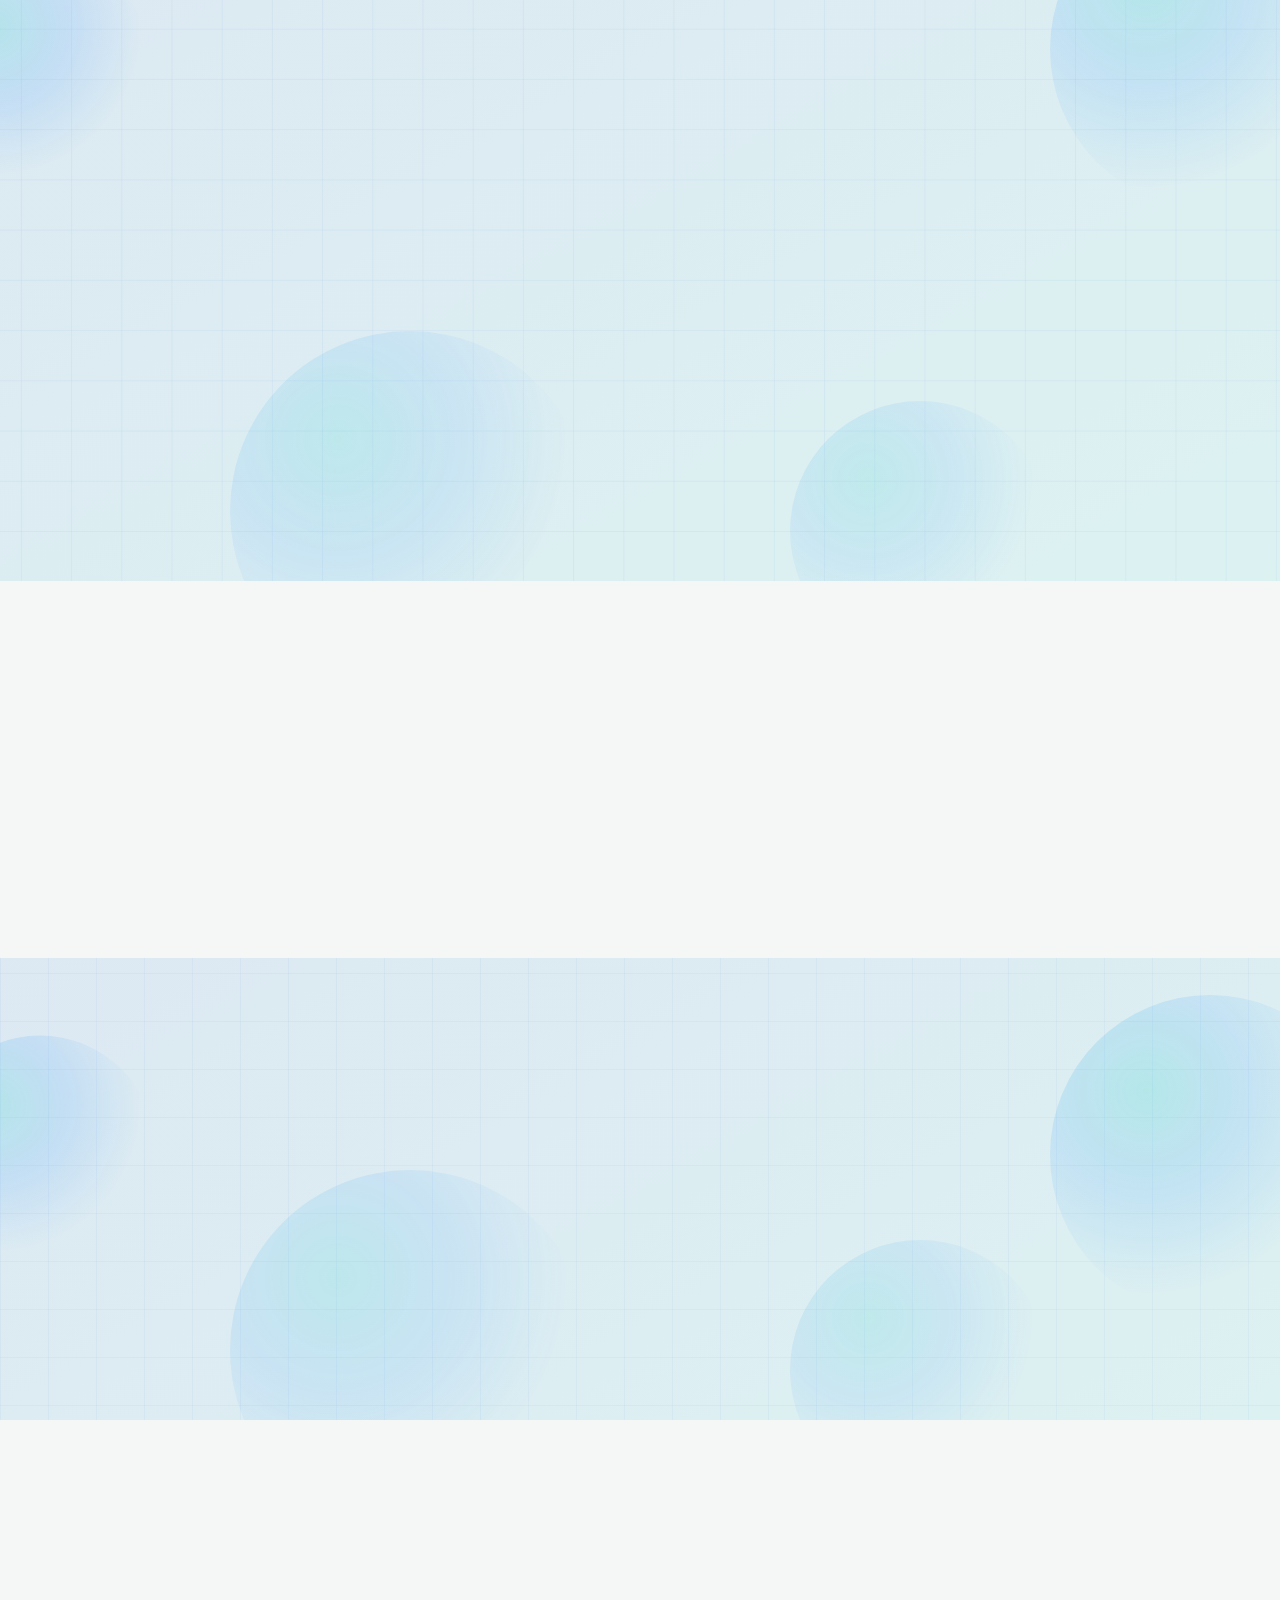
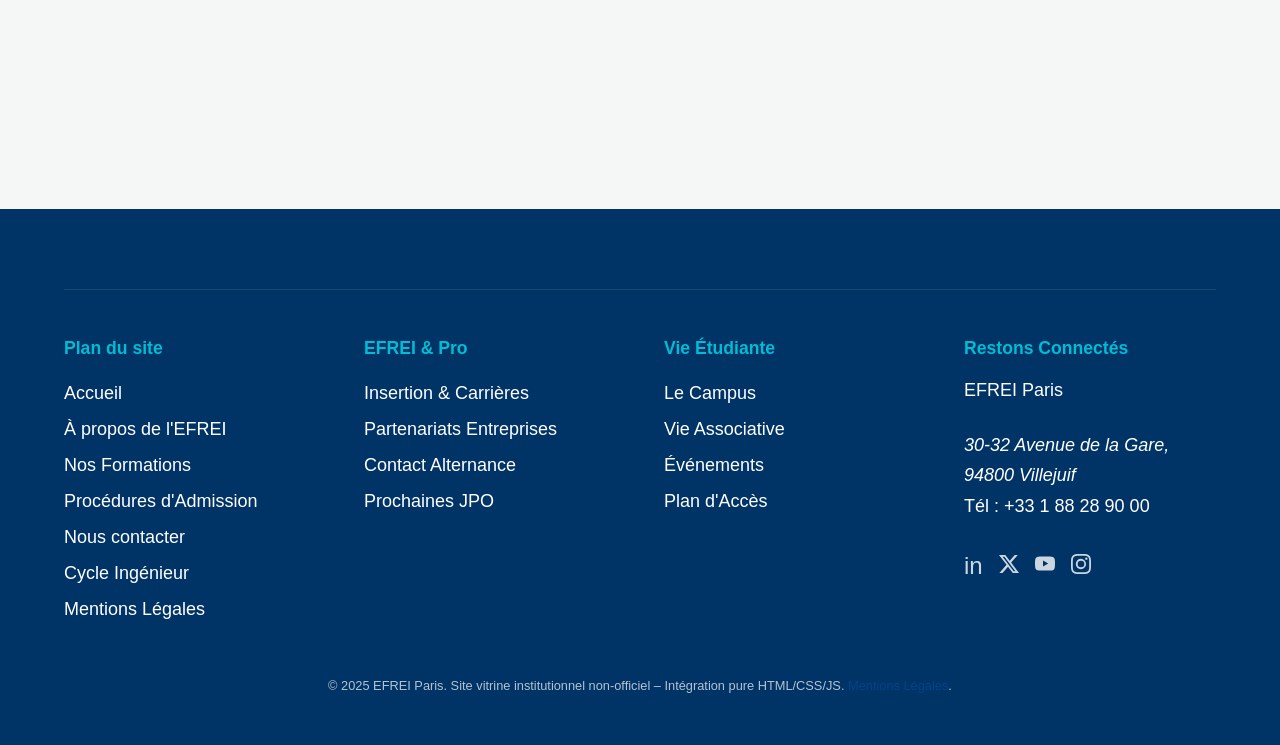
<file: cycle-ingenieur.html>
<!DOCTYPE html>
<html lang="fr">
<head>
    <meta charset="UTF-8">
    <meta name="viewport" content="width=device-width, initial-scale=1.0">
    <title>Cycle Ingénieur – Programme d'ingénierie informatique et numérique</title>
    <meta name="description" content="Découvrez en détail le cycle ingénieur de l’EFREI Paris : de la prépa intégrée aux années d’ingénierie, ses filières, les options d’alternance et les mobilités internationales obligatoires.">
    <!-- Feuilles de styles partagées -->
    <link rel="stylesheet" href="assets/css/variables.css">
    <link rel="stylesheet" href="assets/css/base.css">
    <link rel="stylesheet" href="assets/css/layout.css">
    <link rel="stylesheet" href="assets/css/components.css">
    <link rel="stylesheet" href="assets/css/pages/common.css">
    <link rel="stylesheet" href="assets/css/chatbot.css">
    <link rel="stylesheet" href="assets/css/effects.css" />
</head>
<body class="theme-light">
    <!-- En‑tête commun -->
    <header class="main-header">
        <div class="container header-content">
            <div class="logo">
                <a href="index.html">
                    <img src="assets/img/logo_efrei_new.png" alt="Logo EFREI Paris Panthéon‑Assas Université" style="height: 48px; width: auto;" />
                </a>
            </div>
            <nav class="main-nav" aria-label="Navigation principale">
                <ul>
                    <li><a href="index.html">Accueil</a></li>
                    <li><a href="a-propos.html">À propos</a></li>
                    <li><a href="formations.html">Formations</a></li>
                    <li><a href="admissions.html">Admissions</a></li>
                    <li><a href="campus.html">Campus</a></li>
                    <li><a href="cycle-ingenieur.html" class="is-active">Cycle Ingénieur</a></li>
                </ul>
            </nav>
            <button class="theme-toggle" aria-label="Activer le mode sombre">🌙</button>
        </div>
    </header>

    <main>
        <!-- Section héro présentant le cycle ingénieur -->
        <section class="hero-page">
            <div class="container reveal-item center-text-block">
                <h1>Cycle ingénieur en informatique & numérique</h1>
                <p>Un parcours en cinq ans, de la prépa intégrée au diplôme d’ingénieur, mêlant fondamentaux scientifiques, choix de filière, expérience professionnelle et ouverture internationale.</p>
            </div>
        </section>

        <!-- Aperçu global du programme -->
        <section class="section-pad section-bg-grid section-rel">
            <div class="bubble-bg" aria-hidden="true"><span></span><span></span><span></span><span></span></div>
            <div class="container center-wrap">
                <div class="split">
                    <div class="split-text">
                        <div class="section-head-center" style="text-align:left;margin:0 0 14px 0;">
                            <h2>Un cursus complet et progressif</h2>
                        </div>
                        <p style="line-height:1.7;opacity:.95;">
                            À l’EFREI Paris, le cycle ingénieur associe un <strong>cycle préparatoire intégré</strong> de deux ans et un <strong>cycle d’ingénierie</strong> de trois ans. L’objectif est de fournir aux étudiants des bases solides en mathématiques, physique, électronique et informatique, tout en développant leurs compétences humaines et professionnelles. Cette articulation est reconnue par la Commission des titres d’ingénieur et par le Ministère de l’Enseignement supérieur.
                        </p>
                        <h3>Les étapes clés</h3>
                        <ul>
                            <li><strong>P1 – Prépa 1 :</strong> première année du cycle préparatoire intégrée. Renforcement des fondamentaux scientifiques, projets collectifs et découverte du monde du numérique. Possibilité de rentrée décalée en février pour les étudiants souhaitant intégrer l’école en cours d’année.</li>
                            <li><strong>P2 – Prépa 2 :</strong> consolidation des compétences techniques et méthodes d’ingénieur. Travaux pratiques, stages de courte durée (2 à 3 mois) et préparation à l’intégration dans le cycle ingénieur.</li>
                            <li><strong>I1 – Ingénieur 1 :</strong> première année du cycle ingénieur. Harmonisation des connaissances entre étudiants provenant de la prépa intégrée et nouveaux entrants. Découverte des grandes filières de spécialisation. Cette année comprend un semestre obligatoire à l’étranger (échange universitaire ou expérience professionnelle) et un stage d’au moins 3 mois.</li>
                            <li><strong>I2 – Ingénieur 2 :</strong> approfondissement dans la filière choisie. Les étudiants peuvent effectuer cette année en <em>alternance</em>, combinant cours à l’école et mission en entreprise. Des majeures de spécialisation sont proposées dans chaque filière.</li>
                            <li><strong>I3 – Ingénieur 3 :</strong> dernière année (équivalente au niveau M2). Poursuite de l’alternance ou formation initiale au choix, réalisation d’un projet de fin d’études et stage de 5 à 6 mois. Obtention du diplôme d’ingénieur reconnu au niveau Master.</li>
                        </ul>
                    </div>
                    <div class="split-media">
                        <div class="media-frame card-premium">
                            <img src="assets/img/pexels-divinetechygirl-1181675.jpg" alt="Liste des filières d’ingénierie" loading="lazy">
                        </div>
                    </div>
                </div>
            </div>
        </section>

        <!-- Filières et majeures -->
        <section class="section-pad">
            <div class="container reveal-item">
                <h2>Choisir sa filière et sa majeure</h2>
                <p>À partir de la deuxième année du cycle ingénieur (I2), chaque étudiant sélectionne l’une des quatre filières. Chacune d’elles propose plusieurs majeures de spécialisation pour construire un parcours sur mesure.</p>
                <div class="grid-2-2" style="display:grid;grid-template-columns:repeat(auto-fit,minmax(280px,1fr));gap:2rem;">
                    <!-- Filière IT -->
                    <article class="card card-premium">
                        <div class="card-img-container"><img src="assets/img/pexels-tima-miroshnichenko-5380642(1).jpg" alt="Filière Information Technology" loading="lazy"></div>
                        <div class="card-content">
                            <h3>Information Technology</h3>
                            <p>Former des ingénieurs capables de concevoir, déployer et gouverner des solutions numériques complexes. Majeures&nbsp;: <strong>Information Systems Strategy & Governance</strong>, <strong>Software Engineering</strong>, <strong>IT for Finance</strong> et <strong>Technologies immersives & IA</strong>.</p>
                        </div>
                    </article>
                    <!-- Filière Sécurité & Réseaux -->
                    <article class="card card-premium">
                        <div class="card-img-container"><img src="assets/img/pexels-cottonbro-5483248.jpg" alt="Filière Sécurité et Réseaux" loading="lazy"></div>
                        <div class="card-content">
                            <h3>Sécurité &amp; Réseaux</h3>
                            <p>Former des experts en conception, administration et sécurisation des infrastructures numériques. Majeures : <strong>Cybersécurité, SI & Gouvernance</strong>, <strong>Cybersécurité infrastructures & logiciels</strong> et <strong>Cybersécurité & Cloud</strong>.</p>
                        </div>
                    </article>
                    <!-- Filière Data Science -->
                    <article class="card card-premium">
                        <div class="card-img-container"><img src="assets/img/pexels-goumbik-669610.jpg" alt="Filière Data Science" loading="lazy"></div>
                        <div class="card-content">
                            <h3>Data Science</h3>
                            <p>Analyser, structurer et valoriser les données pour répondre aux défis sociétaux et économiques. Les enseignements couvrent la statistique avancée, l’apprentissage automatique, la visualisation et la stratégie autour de la donnée.</p>
                        </div>
                    </article>
                    <!-- Filière Systèmes embarqués -->
                    <article class="card card-premium">
                        <div class="card-img-container"><img src="assets/img/pexels-andrey-kirsanov-56171-9464856.jpg" alt="Filière Systèmes embarqués" loading="lazy"></div>
                        <div class="card-content">
                            <h3>Systèmes embarqués</h3>
                            <p>Concevoir et intégrer des technologies au sein de systèmes complexes croisant électronique, IA et robotique. Majeures : <strong>Transports intelligents</strong> pour les mobilités de demain, et <strong>Systèmes robotiques et drones</strong> pour développer des solutions autonomes.</p>
                        </div>
                    </article>
                </div>
            </div>
        </section>

        <!-- Alternance et mobilité -->
        <section class="section-pad section-bg-grid section-rel">
            <div class="bubble-bg" aria-hidden="true"><span></span><span></span><span></span><span></span></div>
            <div class="container reveal-item">
                <h2>Alternance, stages et mobilité internationale</h2>
                <p>Le cycle ingénieur de l’EFREI met l’accent sur l’expérience professionnelle et l’ouverture au monde, véritables atouts pour l’insertion des diplômés.</p>
                <h3>Alternance et stages</h3>
                <ul>
                    <li><strong>Stages encadrés&nbsp;:</strong> dès P2, les étudiants effectuent des stages d’application en entreprise (2 à 3 mois) qui se prolongent en I1 et I2 (3 à 4 mois). En I3, le stage de fin d’études dure 5 à 6 mois.</li>
                    <li><strong>Alternance dès I2&nbsp;:</strong> possibilité d’opter pour le rythme alterné (contrat d’apprentissage ou de professionnalisation) en 4ᵉ et 5ᵉ année. L’étudiant partage son temps entre l’école et une entreprise d’accueil, ce qui lui permet de financer ses études et d’acquérir une solide expérience terrain.</li>
                </ul>
                <h3>Mobilité internationale obligatoire</h3>
                <p>Une dimension internationale est intégrée au cursus : tous les étudiants réalisent un semestre à l’étranger au cours de l’I1 ou de l’I2 (échange académique, projet humanitaire ou stage). Cette mobilité, souvent appelée <em>SWIM</em> (<strong>Study or Work International Mobility</strong>), est condition d’obtention du diplôme et permet d’accroître son ouverture culturelle et linguistique.</p>
                <p>EFREI Paris dispose de plus de 80 partenariats à travers l’Europe, l’Asie, l’Amérique et l’Afrique, offrant des destinations variées (Canada, Allemagne, Espagne, Australie, Japon, etc.). L’internationalisation se poursuit via les doubles diplômes possibles en fin de cursus.</p>
            </div>
        </section>

        <!-- Reconnaissance et accréditations -->
        <section class="section-pad">
            <div class="container reveal-item">
                <h2>Reconnaissance et accréditations</h2>
                <p>Le diplôme d’ingénieur délivré par l’EFREI est <strong>accrédité par la Commission des Titres d’Ingénieur (CTI)</strong> et <strong>reconnu par le Ministère de l’Enseignement supérieur, de la Recherche et de l’Innovation</strong> depuis 1957. L’établissement est membre de la Conférence des Grandes Écoles et labellisé EESPIG (Établissement d’Enseignement Supérieur Privé d’Intérêt Général). Il est également certifié Qualiopi et enregistré auprès de France Compétences.</p>

            </div>
        </section>

        <!-- Partenariats et destinations internationales -->
        <section class="section-pad section-bg-grid section-rel">
            <div class="bubble-bg" aria-hidden="true"><span></span><span></span><span></span><span></span></div>
            <div class="container reveal-item">
                <h2>Partenaires académiques et internationaux</h2>
                <p>Pour garantir l’excellence de la formation et la richesse des expériences proposées, l’EFREI s’appuie sur un vaste réseau d’universités et d’entreprises partenaires. Les étudiants peuvent ainsi partir en échange ou en double diplôme vers des établissements prestigieux en Europe (Université technique de Munich, Politecnico di Milano, EPFL Lausanne), en Amérique du Nord (Université de Montréal, University of California, Georgia Tech), en Asie (Université de Tokyo, Nanyang Technological University) et dans de nombreux autres pays.</p>
                <p>Ces partenariats ouvrent la voie à des spécialisations complémentaires, des cours dispensés en anglais, des projets multiculturels et de nombreuses opportunités de carrière à l’international.</p>
            </div>
        </section>

        <!-- Conclusion et appel à l’action -->
        <section class="section-pad">
            <div class="container reveal-item center-text-block">
                <h2>Prêt·e à rejoindre l’EFREI ?</h2>
                <p>Le cycle ingénieur en informatique et numérique de l’EFREI offre un parcours équilibré entre théorie et pratique, permettant de devenir un ingénieur polyvalent, créatif et ouvert sur le monde. N’attendez plus pour construire votre avenir dans le numérique.</p>
                <a href="admissions.html" class="button button--primary">Candidater en cycle ingénieur</a>
            </div>
        </section>
    </main>

    <!-- Pied de page commun -->
    <footer class="main-footer">
        <div class="container">
            <div class="footer-content">
                <nav class="footer-nav">
                    <h4>Plan du site</h4>
                    <ul>
                        <li><a href="index.html">Accueil</a></li>
                        <li><a href="a-propos.html">À propos de l'EFREI</a></li>
                        <li><a href="formations.html">Nos Formations</a></li>
                        <li><a href="admissions.html">Procédures d'Admission</a></li>
                        <li><a href="contact.html">Nous contacter</a></li>
                        <li><a href="cycle-ingenieur.html">Cycle Ingénieur</a></li>
                        <li><a href="mentions-legales.html">Mentions Légales</a></li>
                    </ul>
                </nav>

                <nav class="footer-nav">
                    <h4>EFREI & Pro</h4>
                    <ul>
                        <li><a href="carrieres.html">Insertion & Carrières</a></li>
                        <li><a href="entreprises.html">Partenariats Entreprises</a></li>
                        <li><a href="contact.html#alternance">Contact Alternance</a></li>
                        <li><a href="actus.html#jpo">Prochaines JPO</a></li>
                    </ul>
                </nav>

                <nav class="footer-nav">
                    <h4>Vie Étudiante</h4>
                    <ul>
                        <li><a href="campus.html">Le Campus</a></li>
                        <li><a href="bde.html">Vie Associative</a></li>
                        <li><a href="actus.html">Événements</a></li>
                        <li><a href="https://www.google.com/maps/dir//Efrei,+30-32+Av.+de+la+R%C3%A9publique,+94800+Villejuif,+France/@48.7887182,2.3611764,17z/data=!4m17!1m7!3m6!1s0x47e673e24e04a9c3:0xc55cb3e676f95321!2sEfrei!8m2!3d48.7887182!4d2.3637513!16zL20vMDVtcHk0!4m8!1m0!1m5!1m1!1s0x47e673e24e04a9c3:0xc55cb3e676f95321!2m2!1d2.3637513!2d48.7887182!3e3?entry=ttu&g_ep=EgoyMDI1MTIwOS4wIKXMDSoASAFQAw%3D%3D" target="_blank" rel="noopener">Plan d'Accès</a></li>
                    </ul>
                </nav>

                <div class="footer-contact">
                    <h4>Restons Connectés</h4>
                    <p>EFREI Paris</p>
                    <address>30-32 Avenue de la Gare, 94800 Villejuif</address>
                    <p>Tél : +33 1 88 28 90 00</p>
                    <div class="social-links">
                        <a href="https://fr.linkedin.com/school/efrei/" target="_blank" aria-label="LinkedIn du projet">in</a>
                        <a href="https://x.com/Efrei_Paris" target="_blank" aria-label="X du projet"><svg xmlns="http://www.w3.org/2000/svg" width="20" height="20" fill="currentColor" viewBox="0 0 16 16"><path d="M12.6 .75h2.454l-5.36 6.142L16 15.25h-4.937l-3.867-5.07-4.425 5.07H.316l5.733-6.57L0 .75h5.063l3.495 4.633L12.6 .75Zm-.86 13.028h1.36L4.323 2.145H2.865z"/></svg></a>
                        <a href="https://www.youtube.com/@efrei" target="_blank" aria-label="YouTube du projet"><svg xmlns="http://www.w3.org/2000/svg" width="20" height="20" fill="currentColor" viewBox="0 0 16 16"><path d="M8.051 1.999h.089c.822.003 4.987.033 6.11.335a2.01 2.01 0 0 1 1.415 1.42c.101.38.172.883.22 1.402l.01.104.022.26.008.104c.065.914.073 1.77.074 1.957v.075c-.001.194-.01 1.108-.082 2.06l-.008.105-.009.104c-.05.572-.124 1.14-.235 1.558a2.01 2.01 0 0 1-1.415 1.42c-1.16.312-5.569.334-6.18.335h-.142c-.309 0-1.587-.006-2.927-.052l-.17-.006-.087-.004-.171-.007-.171-.007c-1.11-.049-2.167-.128-2.654-.26a2.01 2.01 0 0 1-1.415-1.419c-.111-.417-.185-.986-.235-1.558L.09 9.82l-.008-.104A31 31 0 0 1 0 7.68v-.123c.002-.215.01-.958.064-1.778l.007-.103.003-.052.008-.104.022-.26.01-.104c.048-.519.119-1.023.22-1.402a2.01 2.01 0 0 1 1.415-1.42c.487-.13 1.544-.21 2.654-.26l.17-.007.172-.006.086-.003.171-.007A100 100 0 0 1 7.858 2zM6.4 5.209v4.818l4.157-2.408z"/></svg></a>
                        <a href="https://www.instagram.com/efrei_paris/?hl=fr" target="_blank" aria-label="Instagram du projet"><svg xmlns="http://www.w3.org/2000/svg" width="20" height="20" fill="currentColor" viewBox="0 0 16 16"><path d="M8 0C5.829 0 5.556.01 4.703.048 3.85.088 3.269.222 2.76.42a3.9 3.9 0 0 0-1.417.923A3.9 3.9 0 0 0 .42 2.76C.222 3.268.087 3.85.048 4.7.01 5.555 0 5.827 0 8.001c0 2.172.01 2.444.048 3.297.04.852.174 1.433.372 1.942.205.526.478.972.923 1.417.444.445.89.719 1.416.923.51.198 1.09.333 1.942.372C5.555 15.99 5.827 16 8 16s2.444-.01 3.298-.048c.851-.04 1.434-.174 1.943-.372a3.9 3.9 0 0 0 1.416-.923c.445-.445.718-.891.923-1.417.197-.509.332-1.09.372-1.942C15.99 10.445 16 10.173 16 8s-.01-2.445-.048-3.299c-.04-.851-.175-1.433-.372-1.941a3.9 3.9 0 0 0-.923-1.417A3.9 3.9 0 0 0 13.24.42c-.51-.198-1.092-.333-1.943-.372C10.443.01 10.172 0 7.998 0zm-.717 1.442h.718c2.136 0 2.389.007 3.232.046.78.035 1.204.166 1.486.275.373.145.64.319.92.599s.453.546.598.92c.11.281.24.705.275 1.485.039.843.047 1.096.047 3.231s-.008 2.389-.047 3.232c-.035.78-.166 1.203-.275 1.485a2.5 2.5 0 0 1-.599.919c-.28.28-.546.453-.92.598-.28.11-.704.24-1.485.276-.843.038-1.096.047-3.232.047s-2.39-.009-3.233-.047c-.78-.036-1.203-.166-1.485-.276a2.5 2.5 0 0 1-.92-.598 2.5 2.5 0 0 1-.6-.92c-.109-.281-.24-.705-.275-1.485-.038-.843-.046-1.096-.046-3.233s.008-2.388.046-3.231c.036-.78.166-1.204.276-1.486.145-.373.319-.64.599-.92s.546-.453.92-.598c.282-.11.705-.24 1.485-.276.738-.034 1.024-.044 2.515-.045zm4.988 1.328a.96.96 0 1 0 0 1.92.96.96 0 0 0 0-1.92m-4.27 1.122a4.109 4.109 0 1 0 0 8.217 4.109 4.109 0 0 0 0-8.217m0 1.441a2.667 2.667 0 1 1 0 5.334 2.667 2.667 0 0 1 0-5.334"/></svg></a>
                    </div>
                </div>
            </div>
            <div class="footer-bottom">
                <p>&copy; 2025 EFREI Paris. Site vitrine institutionnel non‑officiel – Intégration pure HTML/CSS/JS. <a href="mentions-legales.html">Mentions Légales</a>.</p>
            </div>
        </div>
    </footer>

    <!-- Chatbot EFREI -->
    <div class="chatbot">
        <button class="chatbot-toggle" aria-label="Ouvrir le chatbot">
            💬
        </button>
        <div class="chatbot-window" aria-hidden="true">
            <div class="chatbot-messages" id="chatbotMessages">
                <div class="chatbot-message bot">
                    Bonjour ! 👋<br>
                    Je peux te renseigner sur l’EFREI : formations, admissions, vie étudiante, alternance, etc.
                </div>
            </div>
            <form class="chatbot-form" id="chatbotForm">
                <input type="text" id="chatbotInput" placeholder="Pose ta question…" autocomplete="off" required>
                <button type="submit">Envoyer</button>
            </form>
        </div>
    </div>
    <script src="assets/js/app.js" defer></script>
</body>
</html>
</file>
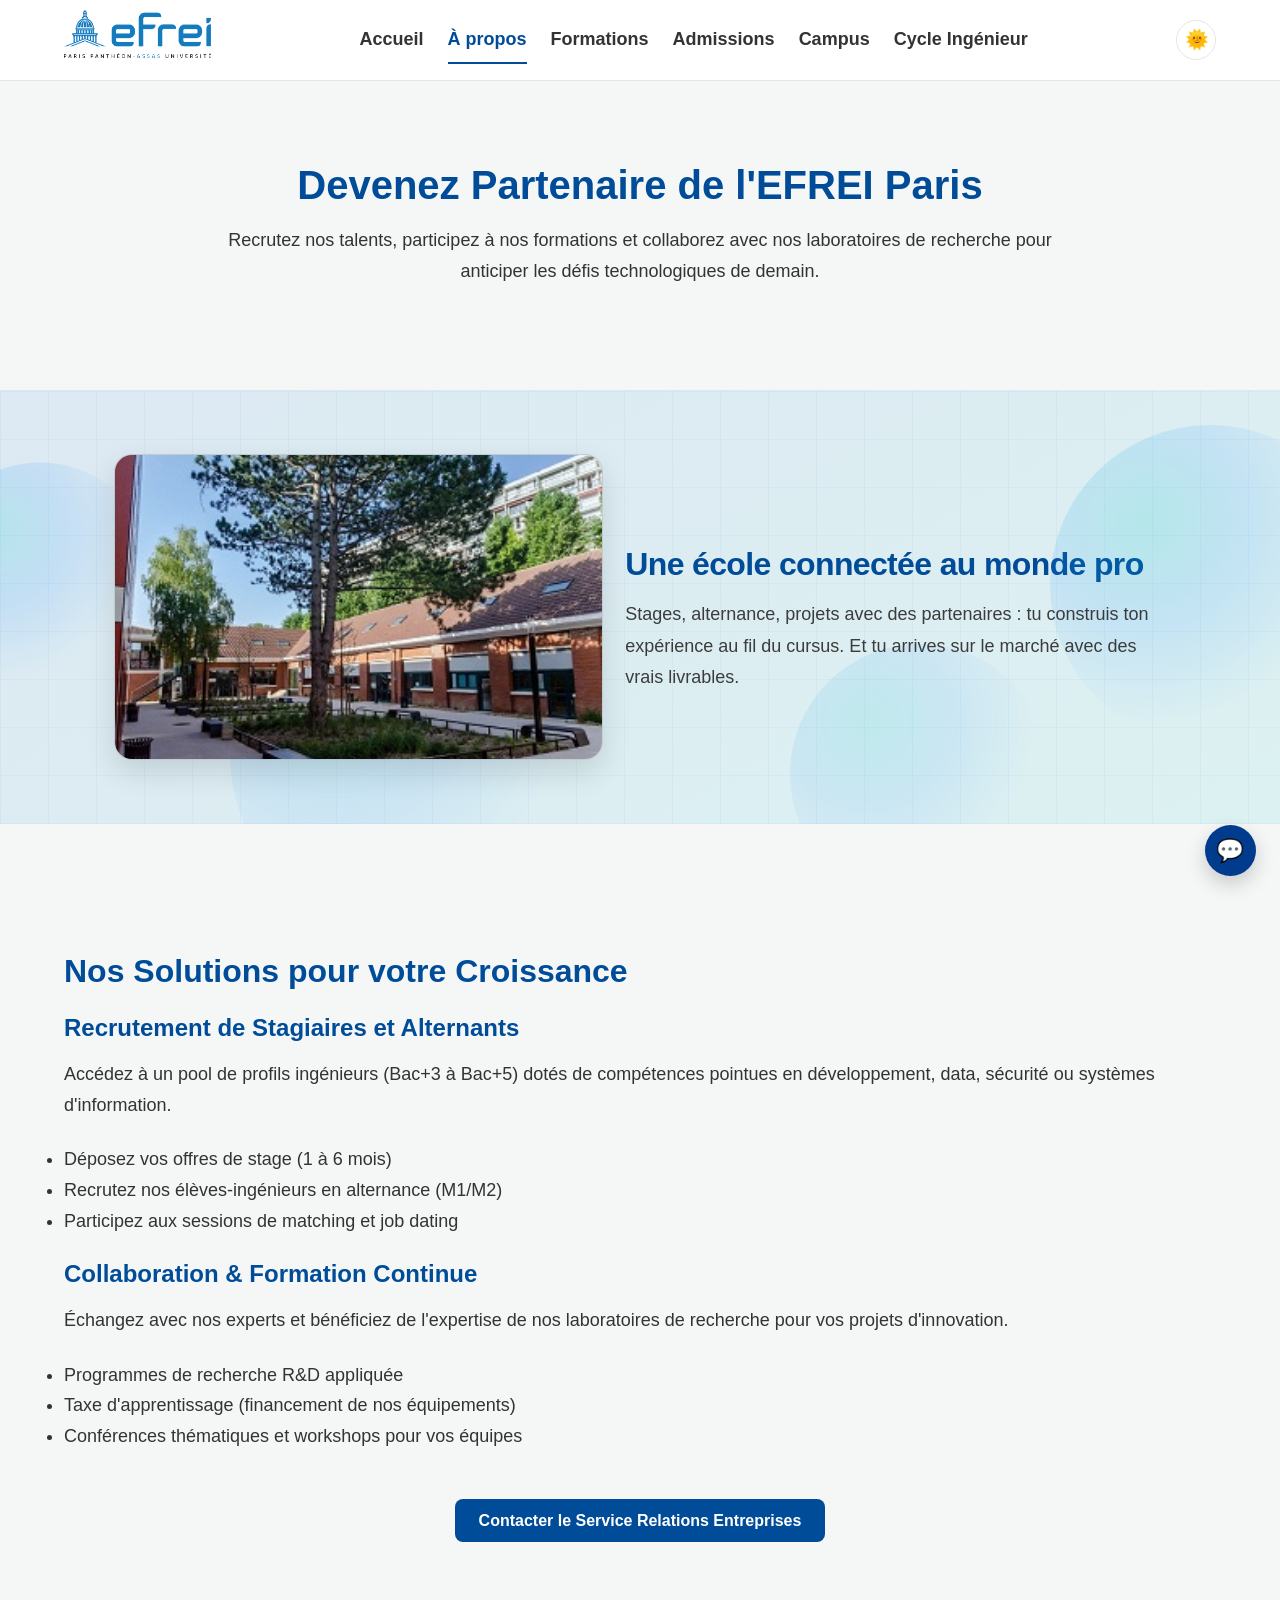
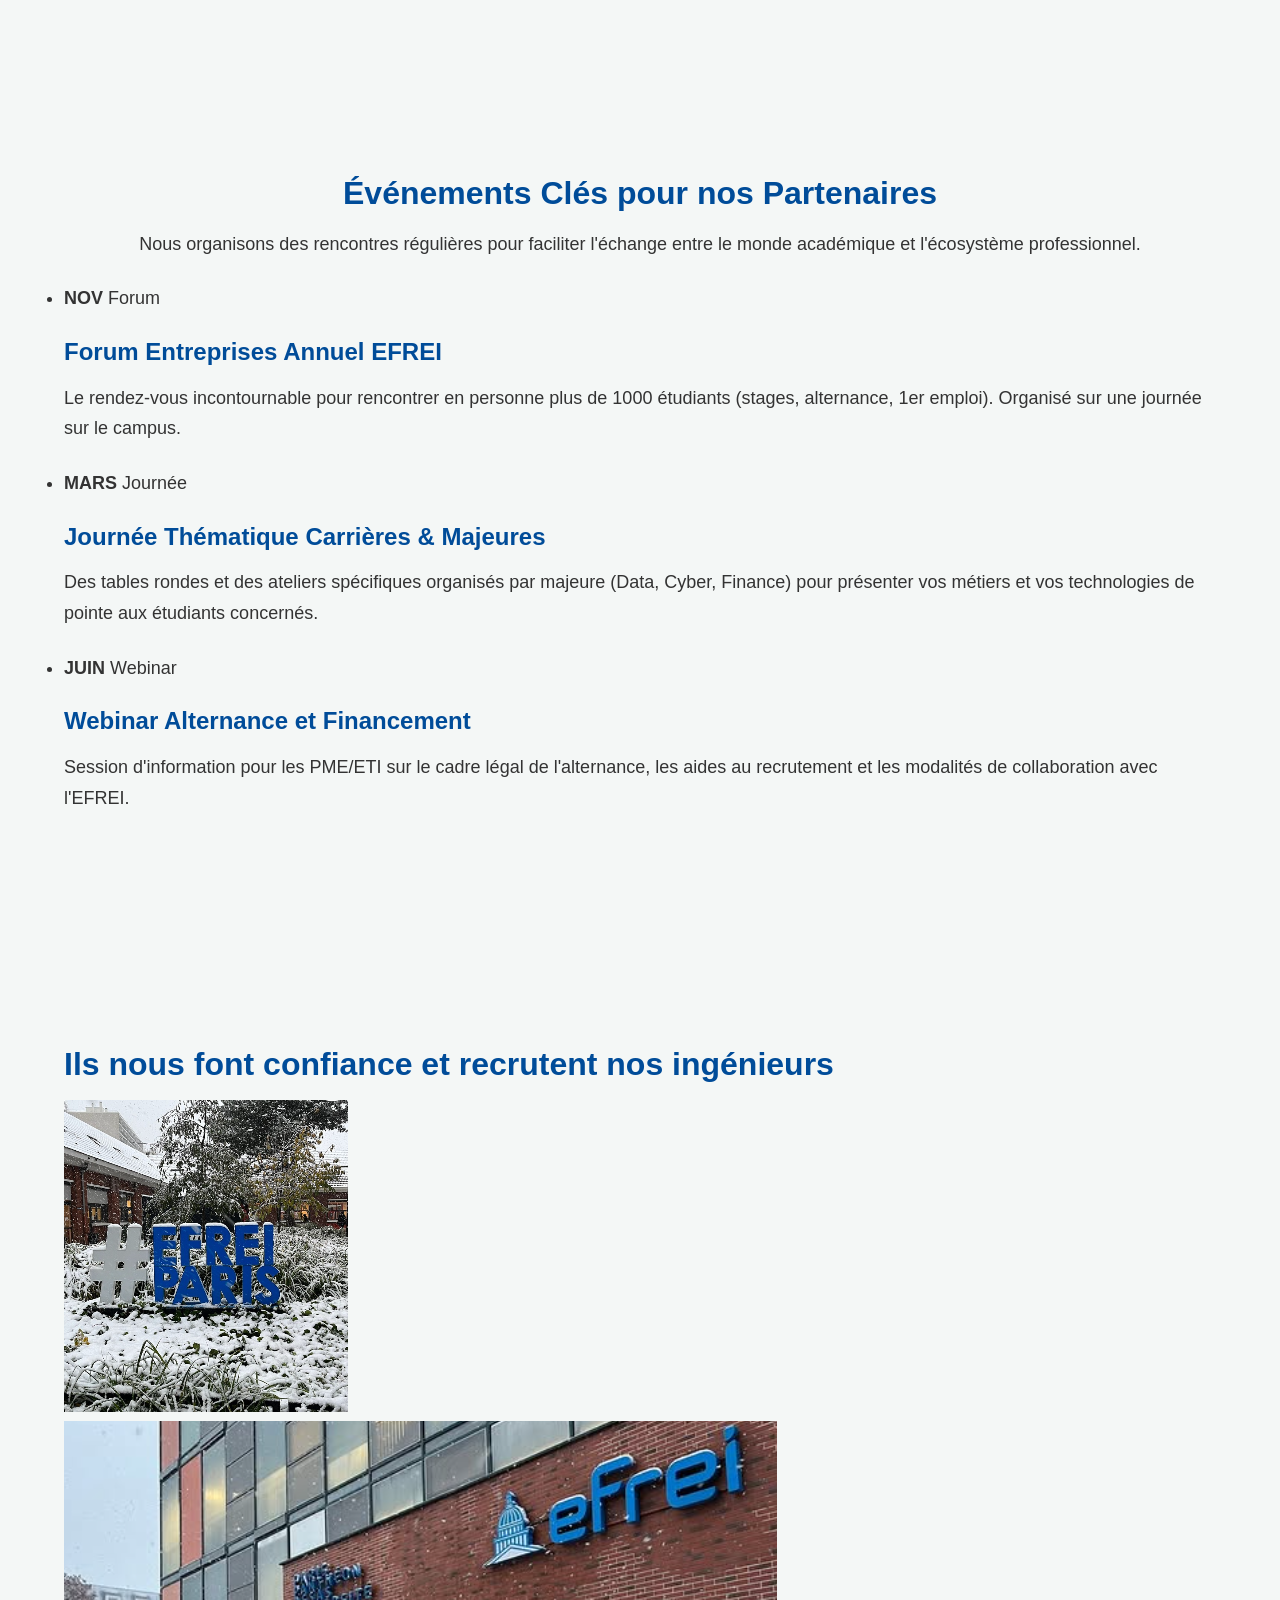
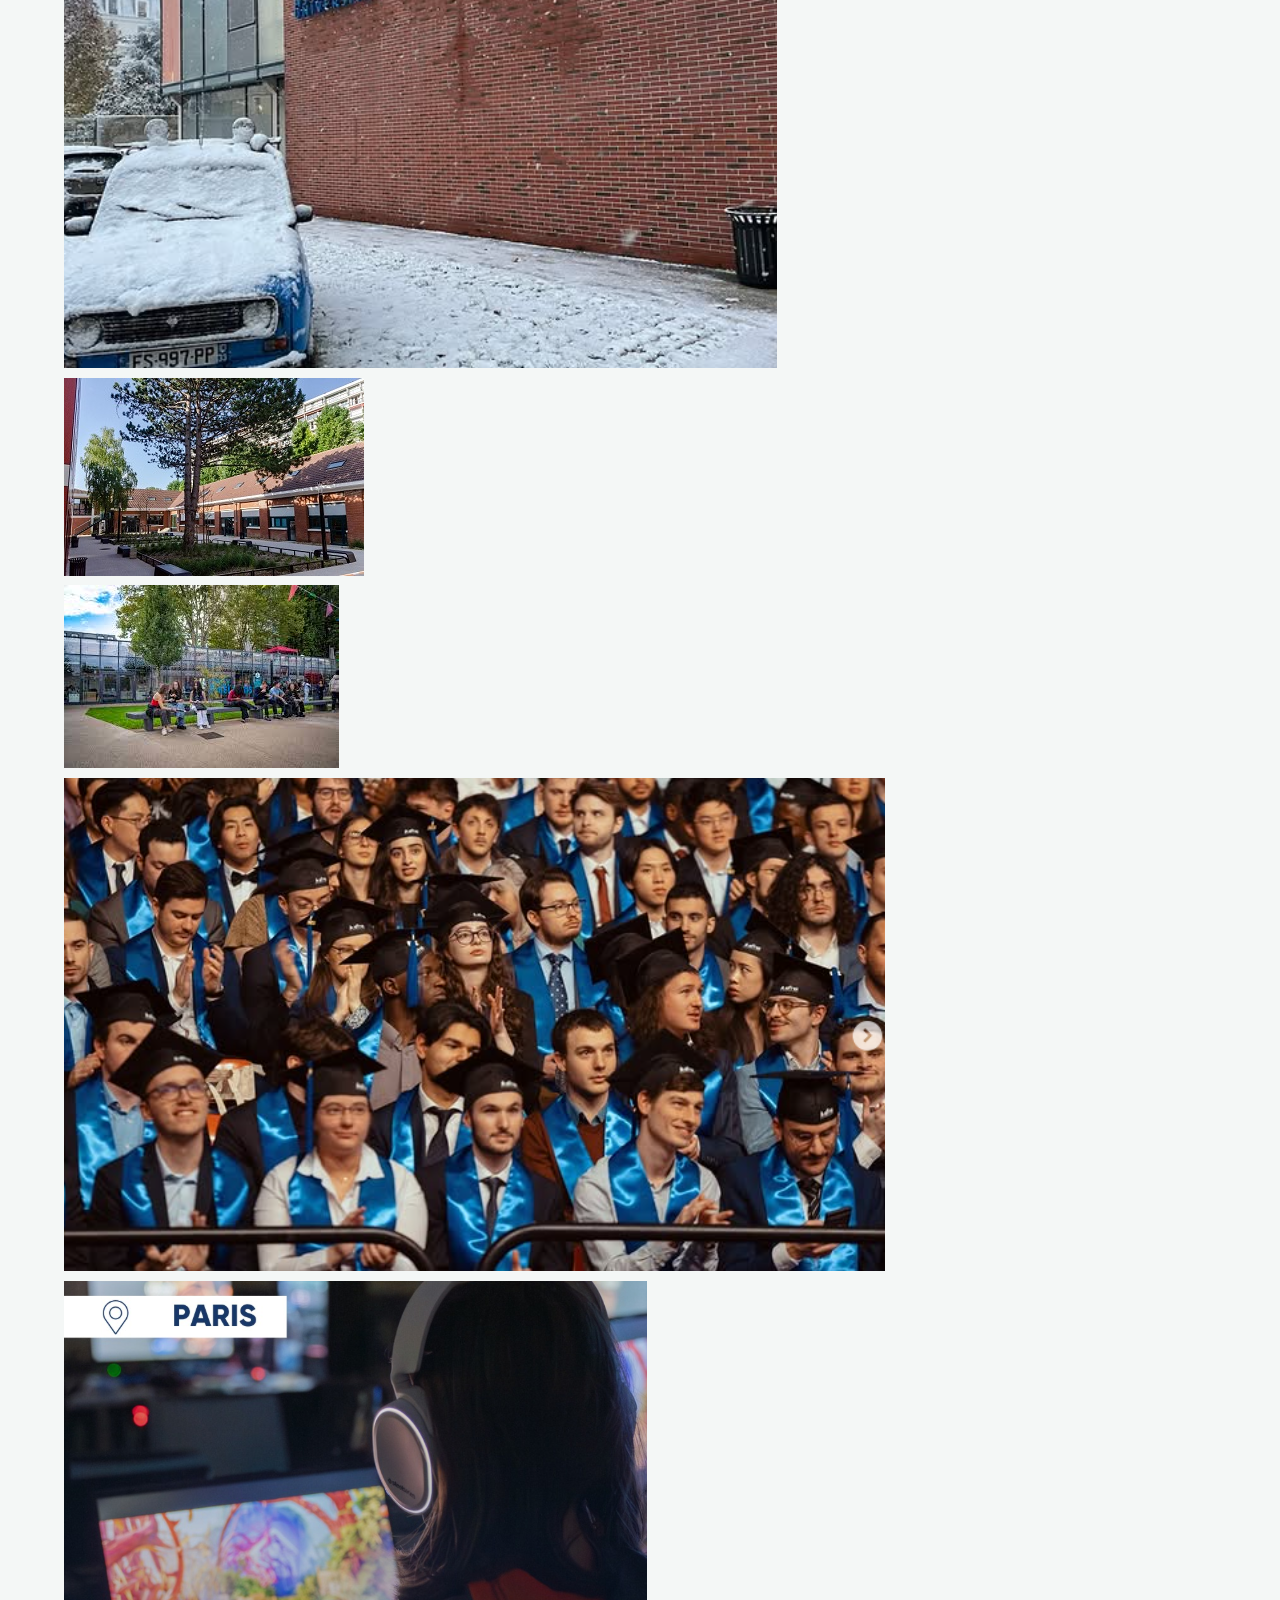
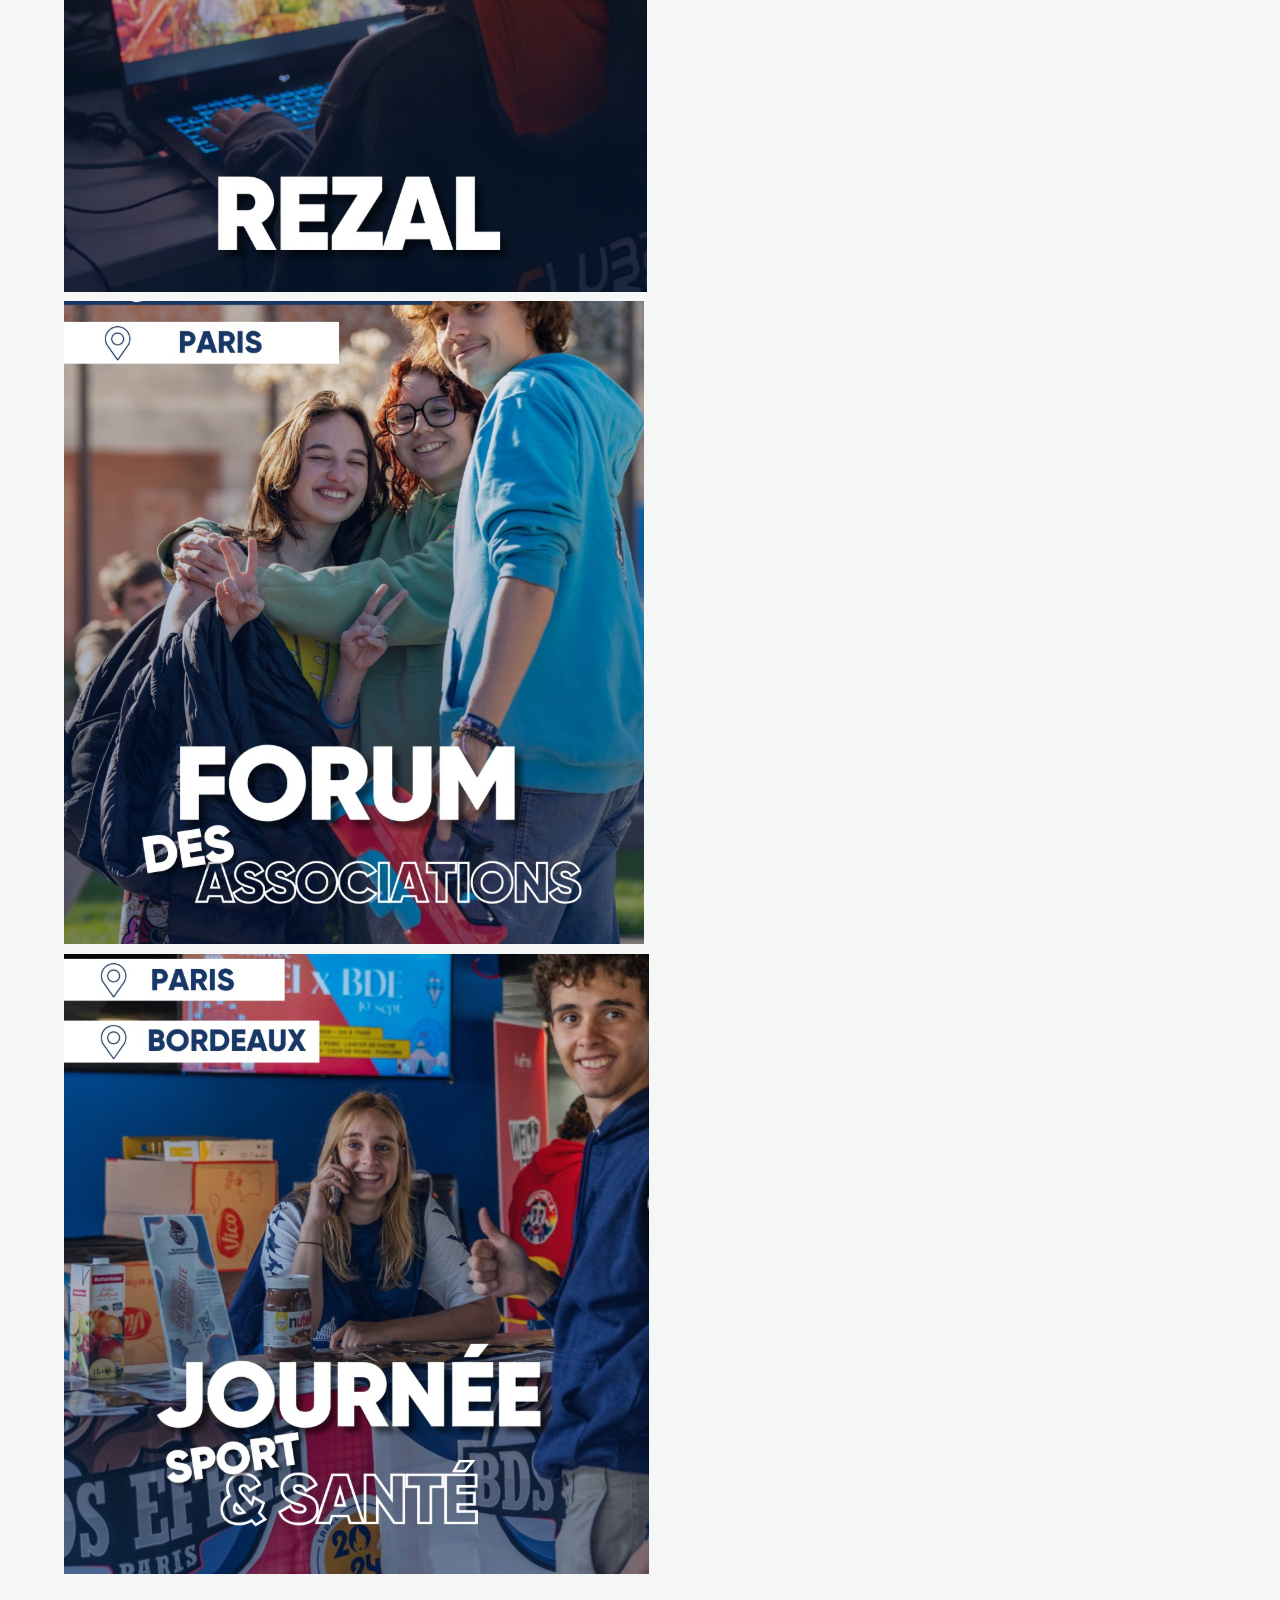
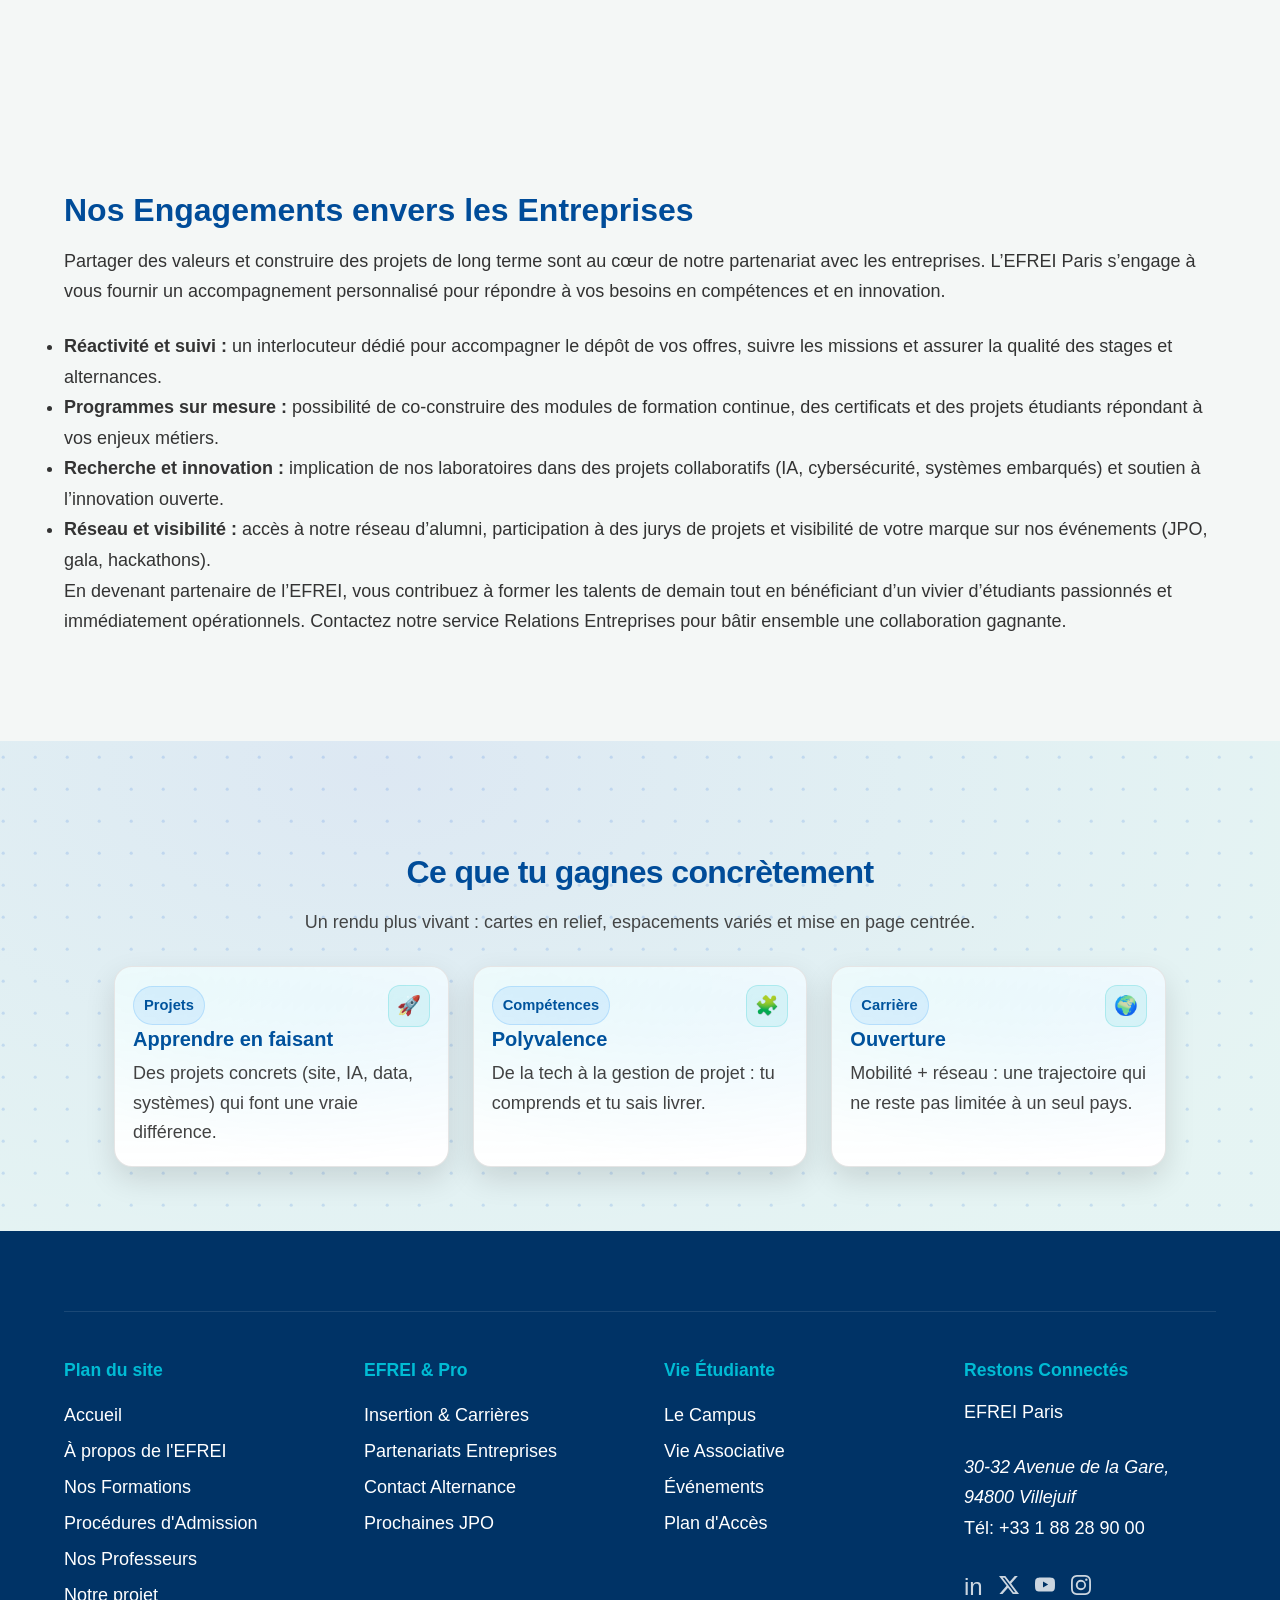
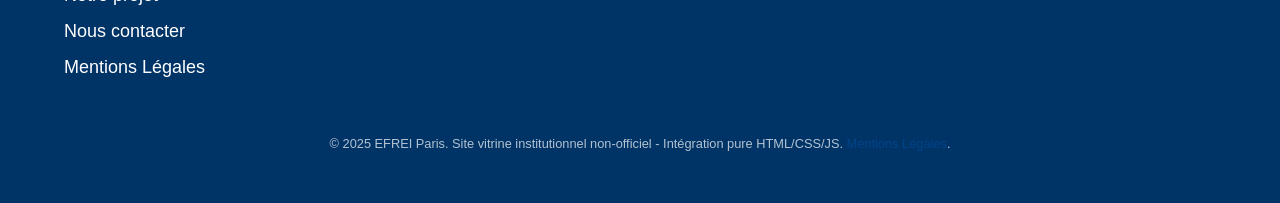
<file: entreprises.html>
<!DOCTYPE html>
<html lang="fr">
<head>
    <meta charset="UTF-8">
    <meta name="viewport" content="width=device-width, initial-scale=1.0">
    <title>Partenariats et Recrutement - EFREI Paris & Entreprises</title>
    <meta name="description" content="Découvrez nos services aux entreprises : recrutement d'alternants et stagiaires, organisation du Forum Entreprises, et programmes de recherche collaborative.">
    <link rel="stylesheet" href="assets/css/variables.css">
    <link rel="stylesheet" href="assets/css/base.css">
    <link rel="stylesheet" href="assets/css/layout.css">
    <link rel="stylesheet" href="assets/css/components.css">
    <link rel="stylesheet" href="assets/css/pages/actus.css">
    <link rel="stylesheet" href="assets/css/chatbot.css">
  <link rel="stylesheet" href="assets/css/effects.css" />
  <link rel="stylesheet" href="assets/css/pages/common.css" />
</head>
<body class="theme-light">

    <header class="main-header">
        <div class="container header-content">
            <div class="logo">

                <a href="index.html">
                    <img src="assets/img/logo_efrei_new.png" alt="Logo EFREI Paris Panthéon‑Assas Université" style="height: 48px; width: auto;" />
                </a>
            </div>

            <nav class="main-nav" aria-label="Navigation principale">
                <ul>
                    <li><a href="index.html">Accueil</a></li>
                    <li><a href="a-propos.html" class="is-active">À propos</a></li>
                    <li><a href="formations.html">Formations</a></li>
                    <li><a href="admissions.html">Admissions</a></li>
                    <li><a href="campus.html">Campus</a></li>
                    <li><a href="cycle-ingenieur.html">Cycle Ingénieur</a></li>
                </ul>
            </nav>

            <button class="theme-toggle" aria-label="Activer le mode sombre">🌙</button>
        </div>
    </header>
    <main>
        
        <section class="hero-page">
            <div class="container reveal-item center-text-block">
                <h1>Devenez Partenaire de l'EFREI Paris</h1>
                <p>Recrutez nos talents, participez à nos formations et collaborez avec nos laboratoires de recherche pour anticiper les défis technologiques de demain.</p>
            </div>
        </section>

<section class="section-pad section-bg-grid section-rel">
  <div class="bubble-bg" aria-hidden="true"><span></span><span></span><span></span><span></span></div>
  <div class="container center-wrap">
    <div class="split reverse">
      <div class="split-text">
        <div class="section-head-center" style="text-align:left;margin:0 0 14px 0;">
          <h2>Une école connectée au monde pro</h2>
        </div>
        <p style="line-height:1.75;opacity:.95;">Stages, alternance, projets avec des partenaires : tu construis ton expérience au fil du cursus. Et tu arrives sur le marché avec des vrais livrables.</p>
      </div>
      <div class="split-media">
        <div class="media-frame card-premium">
          <!-- Illustration mise à jour pour une école connectée au monde pro -->
          <img src="assets/img/partner_airbus.jpg" alt="Une école connectée au monde pro">
        </div>
      </div>
    </div>
  </div>
</section>



        <section id="services">
            <div class="container reveal-item">
                <h2>Nos Solutions pour votre Croissance</h2>
                
                <div class="parcours-grid">
                    
                    <div class="parcours-item reveal-item">
                        <h3>Recrutement de Stagiaires et Alternants</h3>
                        <p>Accédez à un pool de profils ingénieurs (Bac+3 à Bac+5) dotés de compétences pointues en développement, data, sécurité ou systèmes d'information.</p>
                        <ul>
                            <li>Déposez vos offres de stage (1 à 6 mois)</li>
                            <li>Recrutez nos élèves-ingénieurs en alternance (M1/M2)</li>
                            <li>Participez aux sessions de matching et job dating</li>
                        </ul>
                    </div>
                    
                    <div class="parcours-item reveal-item">
                        <h3>Collaboration & Formation Continue</h3>
                        <p>Échangez avec nos experts et bénéficiez de l'expertise de nos laboratoires de recherche pour vos projets d'innovation.</p>
                        <ul>
                            <li>Programmes de recherche R&D appliquée</li>
                            <li>Taxe d'apprentissage (financement de nos équipements)</li>
                            <li>Conférences thématiques et workshops pour vos équipes</li>
                        </ul>
                    </div>
                </div>
                
                <p class="text-center" style="margin-top: var(--spacing-lg);">
                    <a href="contact.html#alternance" class="button button--primary button--large">Contacter le Service Relations Entreprises</a>
                </p>
            </div>
        </section>


        <section id="evenements-pro" class="bg-gray">
            <div class="container reveal-item">
                <h2 class="text-center">Événements Clés pour nos Partenaires</h2>
                <p class="text-center">Nous organisons des rencontres régulières pour faciliter l'échange entre le monde académique et l'écosystème professionnel.</p>
                
                <ul class="event-pro-list">
                    
                    <li class="event-pro-item reveal-item">
                        <div class="event-pro-date">
                            <strong>NOV</strong>
                            <span>Forum</span>
                        </div>
                        <div class="event-pro-content">
                            <h3>Forum Entreprises Annuel EFREI</h3>
                            <p>Le rendez-vous incontournable pour rencontrer en personne plus de 1000 étudiants (stages, alternance, 1er emploi). Organisé sur une journée sur le campus.</p>
                        </div>
                    </li>
                    
                    <li class="event-pro-item reveal-item">
                        <div class="event-pro-date">
                            <strong>MARS</strong>
                            <span>Journée</span>
                        </div>
                        <div class="event-pro-content">
                            <h3>Journée Thématique Carrières & Majeures</h3>
                            <p>Des tables rondes et des ateliers spécifiques organisés par majeure (Data, Cyber, Finance) pour présenter vos métiers et vos technologies de pointe aux étudiants concernés.</p>
                        </div>
                    </li>
                    
                    <li class="event-pro-item reveal-item">
                        <div class="event-pro-date">
                            <strong>JUIN</strong>
                            <span>Webinar</span>
                        </div>
                        <div class="event-pro-content">
                            <h3>Webinar Alternance et Financement</h3>
                            <p>Session d'information pour les PME/ETI sur le cadre légal de l'alternance, les aides au recrutement et les modalités de collaboration avec l'EFREI.</p>
                        </div>
                    </li>
                </ul>
            </div>
        </section>

        <section id="partenaires-confiance" class="partners-section">
            <div class="container reveal-item">
                <h2>Ils nous font confiance et recrutent nos ingénieurs</h2>
                <div class="logos-grid">
                    <!-- Logos partenaires remplacés par des photos illustratives du campus et de la vie étudiante -->
                    <div class="logo-item"><img src="assets/img/partner_accenture.jpg" alt="Illustration partenaire"></div>
                    <div class="logo-item"><img src="assets/img/partner_capgemini.jpg" alt="Illustration partenaire"></div>
                    <div class="logo-item"><img src="assets/img/partner_airbus.jpg" alt="Illustration partenaire"></div>
                    <div class="logo-item"><img src="assets/img/partner_societegenerale.jpg" alt="Illustration partenaire"></div>
                    <div class="logo-item"><img src="assets/img/partner_thales.jpg" alt="Illustration partenaire"></div>
                    <div class="logo-item"><img src="assets/img/partner_microsoft.jpg" alt="Illustration partenaire"></div>
                    <div class="logo-item"><img src="assets/img/partner_orange.jpg" alt="Illustration partenaire"></div>
                    <div class="logo-item"><img src="assets/img/partner_atos.jpg" alt="Illustration partenaire"></div>
                </div>
            </div>
        </section>

        
        <section id="engagements-entreprises">
            <div class="container reveal-item">
                <h2>Nos Engagements envers les Entreprises</h2>
                <p>
                    Partager des valeurs et construire des projets de long terme sont au cœur de
                    notre partenariat avec les entreprises. L’EFREI Paris s’engage à vous
                    fournir un accompagnement personnalisé pour répondre à vos besoins en
                    compétences et en innovation.
                </p>
                <ul class="engagements-list">
                    <li><strong>Réactivité et suivi :</strong> un interlocuteur dédié pour
                        accompagner le dépôt de vos offres, suivre les missions et assurer
                        la qualité des stages et alternances.</li>
                    <li><strong>Programmes sur mesure :</strong> possibilité de co‑construire
                        des modules de formation continue, des certificats et des projets
                        étudiants répondant à vos enjeux métiers.</li>
                    <li><strong>Recherche et innovation :</strong> implication de nos
                        laboratoires dans des projets collaboratifs (IA, cybersécurité,
                        systèmes embarqués) et soutien à l’innovation ouverte.</li>
                    <li><strong>Réseau et visibilité :</strong> accès à notre réseau
                        d’alumni, participation à des jurys de projets et visibilité de
                        votre marque sur nos événements (JPO, gala, hackathons).</li>
                </ul>
                <p>
                    En devenant partenaire de l’EFREI, vous contribuez à former les talents
                    de demain tout en bénéficiant d’un vivier d’étudiants passionnés et
                    immédiatement opérationnels. Contactez notre service Relations
                    Entreprises pour bâtir ensemble une collaboration gagnante.
                </p>
            </div>
        </section>

    
<section class="section-pad section-bg-dots section-rel">
  <div class="container center-wrap">
    <div class="section-head-center">
      <h2>Ce que tu gagnes concrètement</h2>
      <p style="opacity:.9;line-height:1.7;">Un rendu plus vivant : cartes en relief, espacements variés et mise en page centrée.</p>
    </div>
    <div class="grid-3-airy">
      
<article class="card card-premium card-pad">
  <div style="display:flex;align-items:center;justify-content:space-between;gap:12px;">
    <span class="card-kicker">Projets</span>
    <span class="icon-badge" aria-hidden="true">🚀</span>
  </div>
  <h3 class="card-title">Apprendre en faisant</h3>
  <p style="line-height:1.65;opacity:.92;margin:0;">Des projets concrets (site, IA, data, systèmes) qui font une vraie différence.</p>
</article>


<article class="card card-premium card-pad">
  <div style="display:flex;align-items:center;justify-content:space-between;gap:12px;">
    <span class="card-kicker">Compétences</span>
    <span class="icon-badge" aria-hidden="true">🧩</span>
  </div>
  <h3 class="card-title">Polyvalence</h3>
  <p style="line-height:1.65;opacity:.92;margin:0;">De la tech à la gestion de projet : tu comprends et tu sais livrer.</p>
</article>


<article class="card card-premium card-pad">
  <div style="display:flex;align-items:center;justify-content:space-between;gap:12px;">
    <span class="card-kicker">Carrière</span>
    <span class="icon-badge" aria-hidden="true">🌍</span>
  </div>
  <h3 class="card-title">Ouverture</h3>
  <p style="line-height:1.65;opacity:.92;margin:0;">Mobilité + réseau : une trajectoire qui ne reste pas limitée à un seul pays.</p>
</article>

    </div>
  </div>
</section>

</main>

    <footer class="main-footer">
        <div class="container">
            <div class="footer-content">
                <nav class="footer-nav">
                    <h4>Plan du site</h4>
                    <ul>
                        <li><a href="index.html">Accueil</a></li>
                        <li><a href="a-propos.html">À propos de l'EFREI</a></li>
                        <li><a href="formations.html">Nos Formations</a></li>
                        <li><a href="admissions.html">Procédures d'Admission</a></li>
                        <li><a href="professeurs.html">Nos Professeurs</a></li>
                        <li><a href="projet.html">Notre projet</a></li>
                        <li><a href="contact.html">Nous contacter</a></li>
                        <li><a href="mentions-legales.html">Mentions Légales</a></li>
                    </ul>
                </nav>

                <nav class="footer-nav">
                    <h4>EFREI & Pro</h4>
                    <ul>
                        <li><a href="carrieres.html">Insertion & Carrières</a></li>
                        <li><a href="entreprises.html">Partenariats Entreprises</a></li>
                        <li><a href="contact.html#alternance">Contact Alternance</a></li>
                        <li><a href="actus.html#jpo">Prochaines JPO</a></li>
                    </ul>
                </nav>

                <nav class="footer-nav">
                    <h4>Vie Étudiante</h4>
                    <ul>
                        <li><a href="campus.html">Le Campus</a></li>
                        <li><a href="bde.html">Vie Associative</a></li>
                        <li><a href="actus.html">Événements</a></li>
                        <li><a href="https://www.google.com/maps/dir//Efrei,+30-32+Av.+de+la+R%C3%A9publique,+94800+Villejuif,+France/@48.7887182,2.3611764,17z/data=!4m17!1m7!3m6!1s0x47e673e24e04a9c3:0xc55cb3e676f95321!2sEfrei!8m2!3d48.7887182!4d2.3637513!16zL20vMDVtcHk0!4m8!1m0!1m5!1m1!1s0x47e673e24e04a9c3:0xc55cb3e676f95321!2m2!1d2.3637513!2d48.7887182!3e3?entry=ttu&g_ep=EgoyMDI1MTIwOS4wIKXMDSoASAFQAw%3D%3D" target="_blank" rel="noopener">Plan d'Accès</a></li>
                    </ul>
                </nav>

                <div class="footer-contact">
                    <h4>Restons Connectés</h4>
                    <p>EFREI Paris</p>
                    <address>30-32 Avenue de la Gare, 94800 Villejuif</address>
                    <p>Tél: +33 1 88 28 90 00</p>
                    
                    <div class="social-links">
                        <a href="https://fr.linkedin.com/school/efrei/" target="_blank" aria-label="LinkedIn du projet">in</a>
                        <a href="https://x.com/Efrei_Paris" target="_blank" aria-label="X du projet">
                            <svg xmlns="http://www.w3.org/2000/svg" width="20" height="20" fill="currentColor" viewBox="0 0 16 16">
                              <path d="M12.6 .75h2.454l-5.36 6.142L16 15.25h-4.937l-3.867-5.07-4.425 5.07H.316l5.733-6.57L0 .75h5.063l3.495 4.633L12.6 .75Zm-.86 13.028h1.36L4.323 2.145H2.865z"/>
                            </svg>
                        </a>
                        <a href="https://www.youtube.com/@efrei" target="_blank" aria-label="YouTube du projet">
                            <svg xmlns="http://www.w3.org/2000/svg" width="20" height="20" fill="currentColor" viewBox="0 0 16 16">
                              <path d="M8.051 1.999h.089c.822.003 4.987.033 6.11.335a2.01 2.01 0 0 1 1.415 1.42c.101.38.172.883.22 1.402l.01.104.022.26.008.104c.065.914.073 1.77.074 1.957v.075c-.001.194-.01 1.108-.082 2.06l-.008.105-.009.104c-.05.572-.124 1.14-.235 1.558a2.01 2.01 0 0 1-1.415 1.42c-1.16.312-5.569.334-6.18.335h-.142c-.309 0-1.587-.006-2.927-.052l-.17-.006-.087-.004-.171-.007-.171-.007c-1.11-.049-2.167-.128-2.654-.26a2.01 2.01 0 0 1-1.415-1.419c-.111-.417-.185-.986-.235-1.558L.09 9.82l-.008-.104A31 31 0 0 1 0 7.68v-.123c.002-.215.01-.958.064-1.778l.007-.103.003-.052.008-.104.022-.26.01-.104c.048-.519.119-1.023.22-1.402a2.01 2.01 0 0 1 1.415-1.42c.487-.13 1.544-.21 2.654-.26l.17-.007.172-.006.086-.003.171-.007A100 100 0 0 1 7.858 2zM6.4 5.209v4.818l4.157-2.408z"/>
                            </svg>
                        </a>
                        <a href="https://www.instagram.com/efrei_paris/?hl=fr" target="_blank" aria-label="Instagram du projet">
                            <svg xmlns="http://www.w3.org/2000/svg" width="20" height="20" fill="currentColor" viewBox="0 0 16 16">
                              <path d="M8 0C5.829 0 5.556.01 4.703.048 3.85.088 3.269.222 2.76.42a3.9 3.9 0 0 0-1.417.923A3.9 3.9 0 0 0 .42 2.76C.222 3.268.087 3.85.048 4.7.01 5.555 0 5.827 0 8.001c0 2.172.01 2.444.048 3.297.04.852.174 1.433.372 1.942.205.526.478.972.923 1.417.444.445.89.719 1.416.923.51.198 1.09.333 1.942.372C5.555 15.99 5.827 16 8 16s2.444-.01 3.298-.048c.851-.04 1.434-.174 1.943-.372a3.9 3.9 0 0 0 1.416-.923c.445-.445.718-.891.923-1.417.197-.509.332-1.09.372-1.942C15.99 10.445 16 10.173 16 8s-.01-2.445-.048-3.299c-.04-.851-.175-1.433-.372-1.941a3.9 3.9 0 0 0-.923-1.417A3.9 3.9 0 0 0 13.24.42c-.51-.198-1.092-.333-1.943-.372C10.443.01 10.172 0 7.998 0zm-.717 1.442h.718c2.136 0 2.389.007 3.232.046.78.035 1.204.166 1.486.275.373.145.64.319.92.599s.453.546.598.92c.11.281.24.705.275 1.485.039.843.047 1.096.047 3.231s-.008 2.389-.047 3.232c-.035.78-.166 1.203-.275 1.485a2.5 2.5 0 0 1-.599.919c-.28.28-.546.453-.92.598-.28.11-.704.24-1.485.276-.843.038-1.096.047-3.232.047s-2.39-.009-3.233-.047c-.78-.036-1.203-.166-1.485-.276a2.5 2.5 0 0 1-.92-.598 2.5 2.5 0 0 1-.6-.92c-.109-.281-.24-.705-.275-1.485-.038-.843-.046-1.096-.046-3.233s.008-2.388.046-3.231c.036-.78.166-1.204.276-1.486.145-.373.319-.64.599-.92s.546-.453.92-.598c.282-.11.705-.24 1.485-.276.738-.034 1.024-.044 2.515-.045zm4.988 1.328a.96.96 0 1 0 0 1.92.96.96 0 0 0 0-1.92m-4.27 1.122a4.109 4.109 0 1 0 0 8.217 4.109 4.109 0 0 0 0-8.217m0 1.441a2.667 2.667 0 1 1 0 5.334 2.667 2.667 0 0 1 0-5.334"/>
                            </svg>
                        </a>
                    </div>
                </div>
            </div>

            <div class="footer-bottom">
                <p>© 2025 EFREI Paris. Site vitrine institutionnel non-officiel - Intégration pure HTML/CSS/JS. <a href="mentions-legales.html">Mentions Légales</a>.</p>
            </div>
        </div>
    </footer>
    

    <script src="assets/js/app.js" defer></script>

    <!-- Chatbot EFREI -->
    <div class="chatbot">
        <button class="chatbot-toggle" aria-label="Ouvrir le chatbot">
            💬
        </button>
        <div class="chatbot-window" aria-hidden="true">
            <div class="chatbot-messages" id="chatbotMessages">
                <div class="chatbot-message bot">
                    Bonjour 👋<br>
                    Je peux te renseigner sur l’EFREI : formations, admissions, vie étudiante, alternance, etc.
                </div>
            </div>
            <form class="chatbot-form" id="chatbotForm">
                <input type="text" id="chatbotInput" placeholder="Pose ta question..." autocomplete="off" required>
                <button type="submit">Envoyer</button>
            </form>
        </div>
    </div>
</body>
</html>
</file>
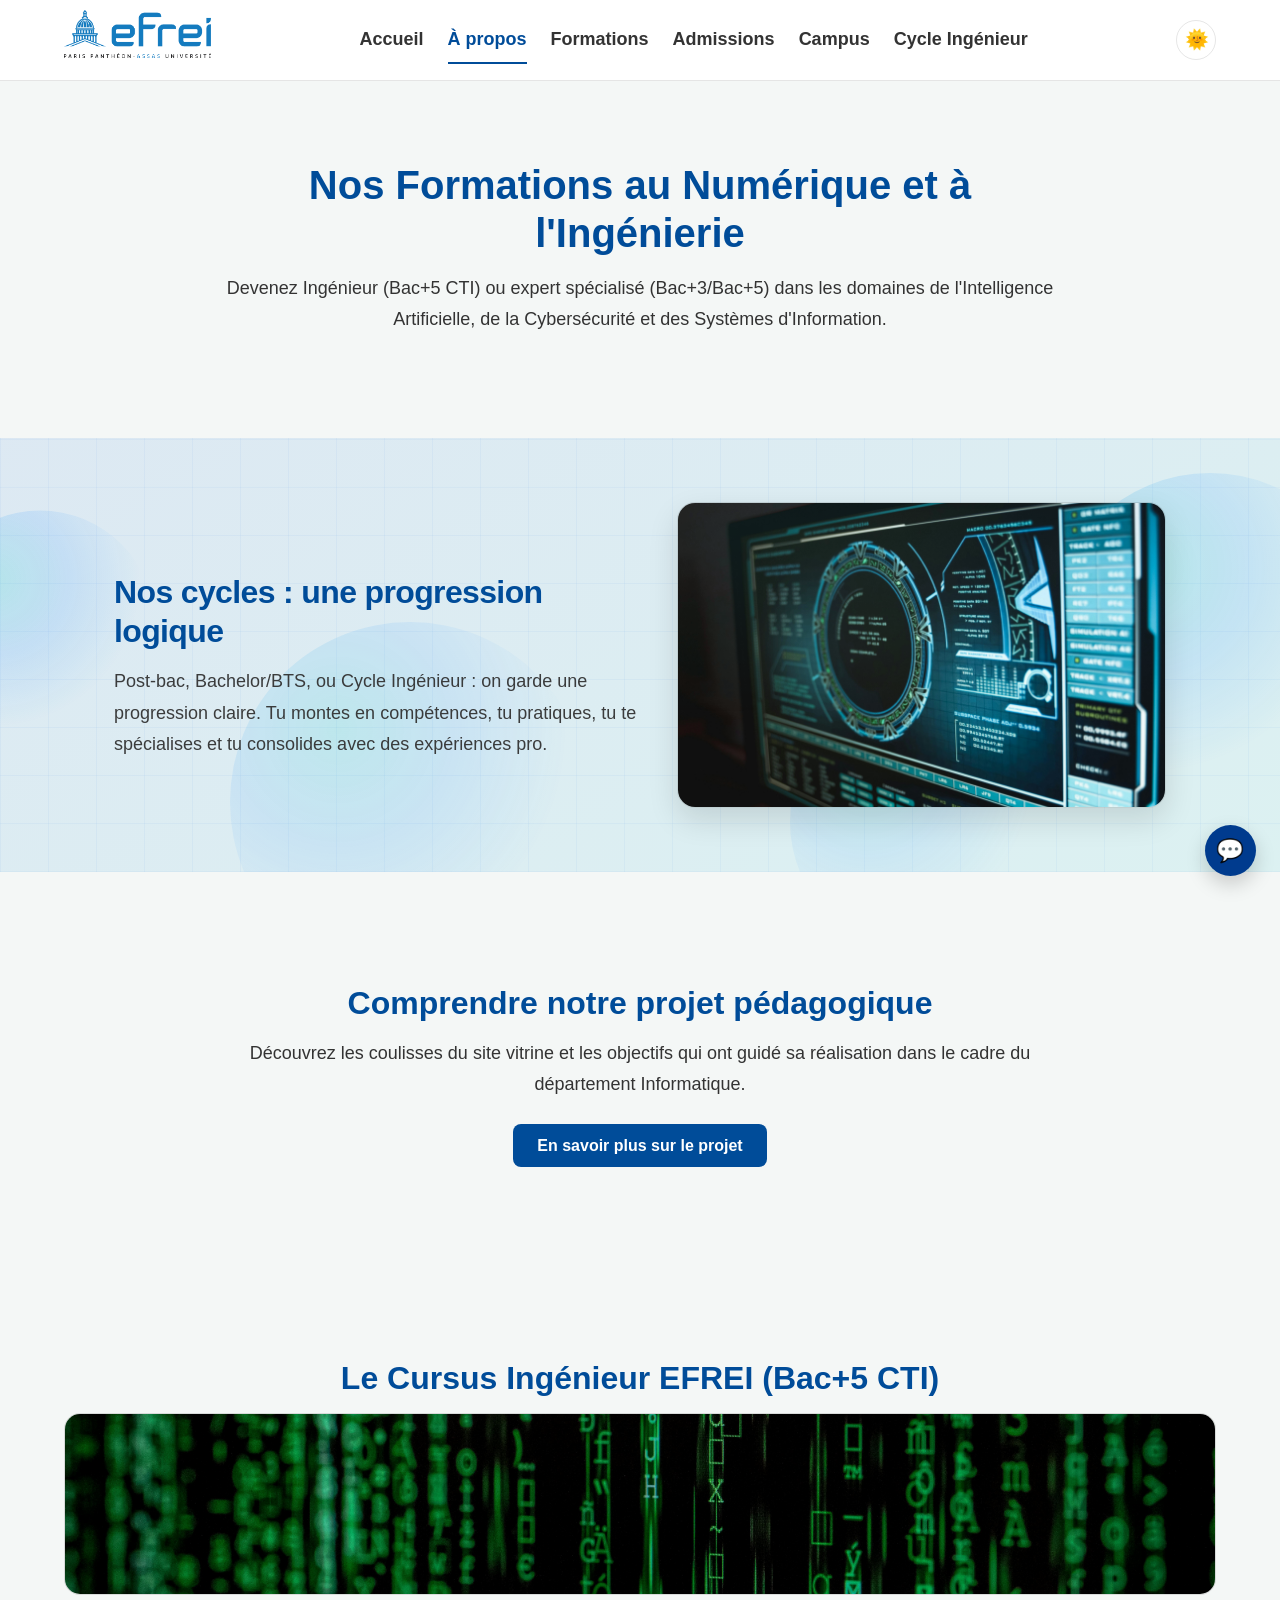
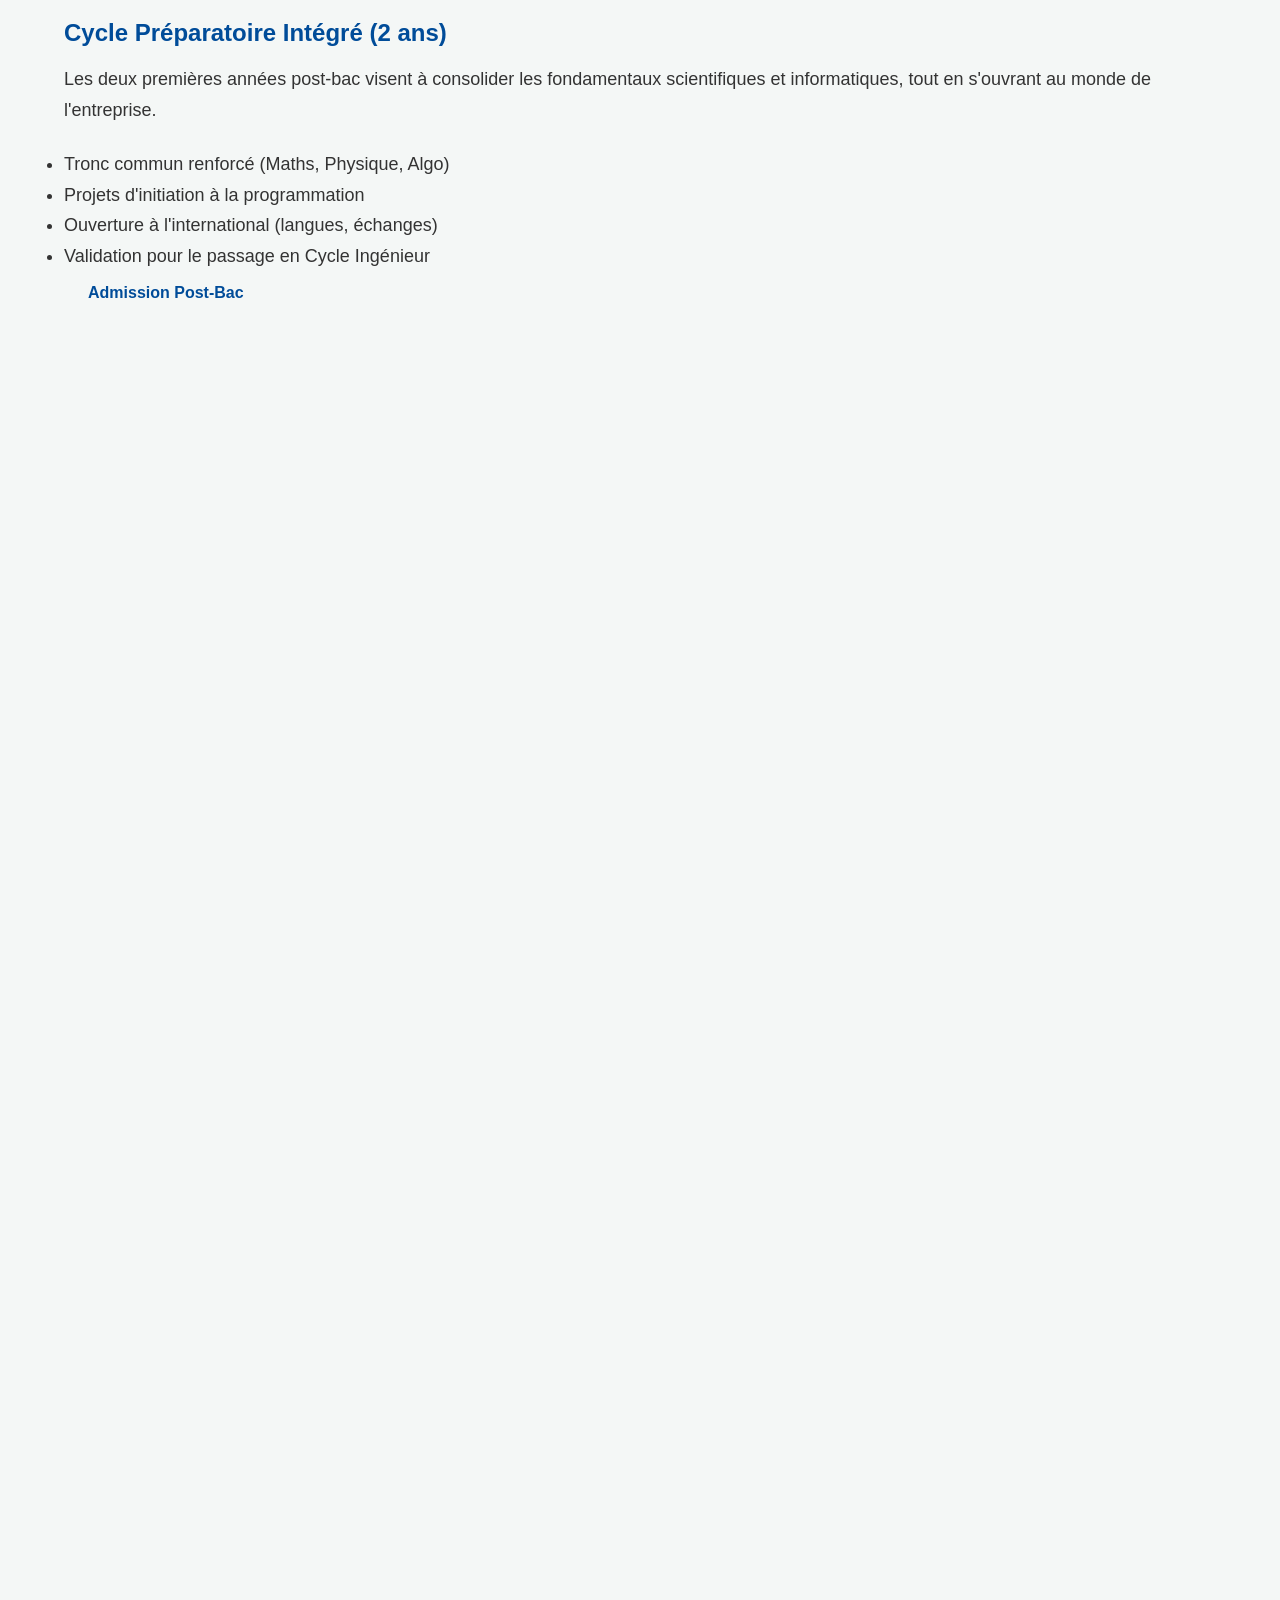
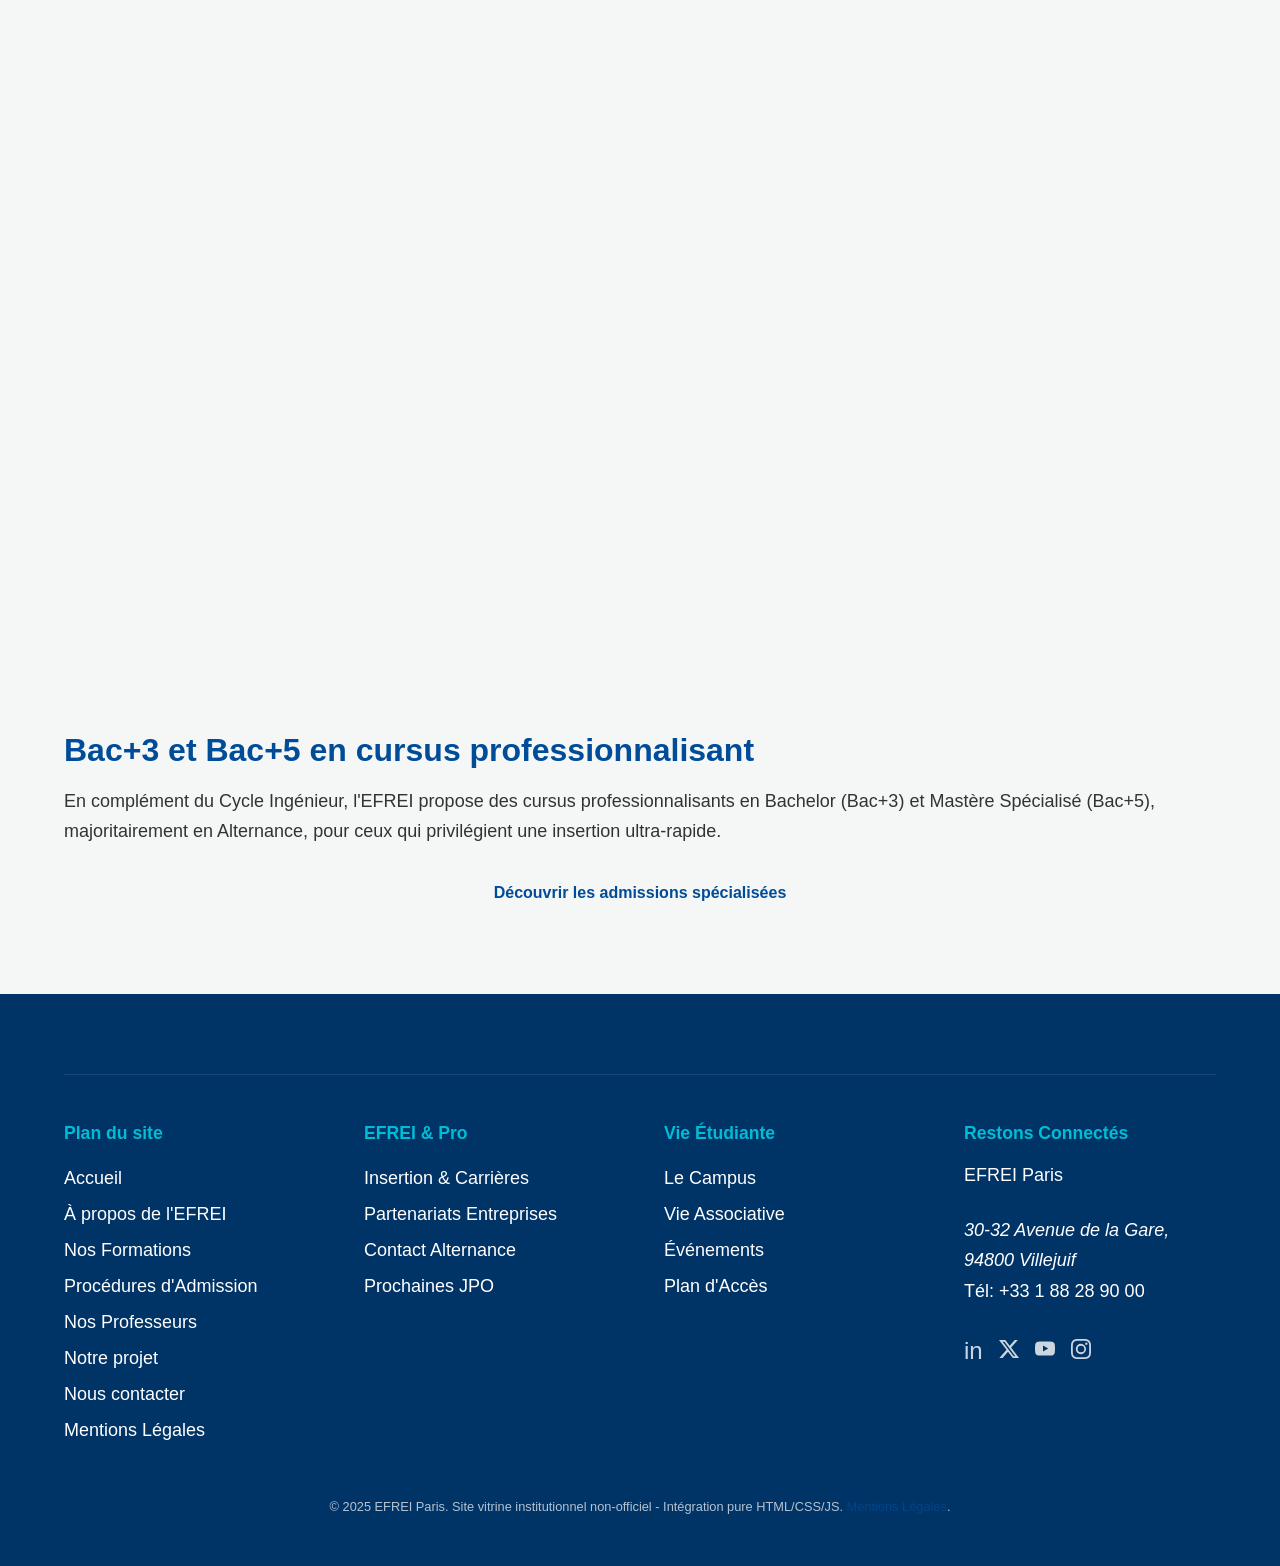
<file: formations.html>
<!DOCTYPE html>
<html lang="fr">
<head>
    <meta charset="UTF-8">
    <meta name="viewport" content="width=device-width, initial-scale=1.0">
    <title>Formations EFREI Paris - Ingénieur, Bachelor, Mastère</title>
    <meta name="description" content="Découvrez le Cycle Ingénieur (CTI), nos 12 Majeures de spécialisation (Data, Cyber, Finance) et nos formations professionnalisantes Bachelor et Mastère.">
    <link rel="stylesheet" href="assets/css/variables.css">
    <link rel="stylesheet" href="assets/css/base.css">
    <link rel="stylesheet" href="assets/css/layout.css">
    <link rel="stylesheet" href="assets/css/components.css">
    <link rel="stylesheet" href="assets/css/pages/actus.css">
    <link rel="stylesheet" href="assets/css/chatbot.css">
  <link rel="stylesheet" href="assets/css/effects.css" />
  <link rel="stylesheet" href="assets/css/pages/common.css" />
</head>
<body class="theme-light">

    <header class="main-header">
        <div class="container header-content">
            <div class="logo">

                <a href="index.html">
                    <img src="assets/img/logo_efrei_new.png" alt="Logo EFREI Paris Panthéon‑Assas Université" style="height: 48px; width: auto;" />
                </a>
            </div>

            <nav class="main-nav" aria-label="Navigation principale">
                <ul>
                    <li><a href="index.html">Accueil</a></li>
                    <li><a href="a-propos.html" class="is-active">À propos</a></li>
                    <li><a href="formations.html">Formations</a></li>
                    <li><a href="admissions.html">Admissions</a></li>
                    <li><a href="campus.html">Campus</a></li>
                    <li><a href="cycle-ingenieur.html">Cycle Ingénieur</a></li>
                </ul>
            </nav>

            <button class="theme-toggle" aria-label="Activer le mode sombre">🌙</button>
        </div>
    </header>
    <main>
        
        <section class="hero-page">
            <div class="container reveal-item center-text-block">
                <h1>Nos Formations au Numérique et à l'Ingénierie</h1>
                <p>Devenez Ingénieur (Bac+5 CTI) ou expert spécialisé (Bac+3/Bac+5) dans les domaines de l'Intelligence Artificielle, de la Cybersécurité et des Systèmes d'Information.</p>
            </div>
        </section>

<section class="section-pad section-bg-grid section-rel">
  <div class="bubble-bg" aria-hidden="true"><span></span><span></span><span></span><span></span></div>
  <div class="container center-wrap">
    <div class="split">
      <div class="split-text">
        <div class="section-head-center" style="text-align:left;margin:0 0 14px 0;">
          <h2>Nos cycles : une progression logique</h2>
        </div>
        <p style="line-height:1.75;opacity:.95;">Post-bac, Bachelor/BTS, ou Cycle Ingénieur : on garde une progression claire. Tu montes en compétences, tu pratiques, tu te spécialises et tu consolides avec des expériences pro.</p>
      </div>
      <div class="split-media">
        <div class="media-frame card-premium">
          <!-- Illustration mise à jour pour la progression des cycles -->
          <img src="assets/img/pexels-tima-miroshnichenko-5380642(1).jpg" alt="Nos cycles : une progression logique">
        </div>
      </div>
    </div>
  </div>
</section>

        <!-- Appel à l'action vers la page projet -->
        <section class="section-pad">
            <div class="container reveal-item center-text-block">
                <h2>Comprendre notre projet pédagogique</h2>
                <p>Découvrez les coulisses du site vitrine et les objectifs qui ont guidé sa réalisation dans le cadre du département Informatique.</p>
                <a href="projet.html" class="button button--primary">En savoir plus sur le projet</a>
            </div>
        </section>



        <section id="cycles">
            <div class="container reveal-item">
                <h2 class="text-center">Le Cursus Ingénieur EFREI (Bac+5 CTI)</h2>
                
                <div class="cycles-grid">
                    
                    <article class="cycle-card reveal-item">
  <!-- Illustration mise à jour pour les étudiants en cours / projet -->
  <div class="card-media"><img src="assets/img/pexels-markusspiske-1089438.jpg" alt="Étudiants en cours / projet" loading="lazy"></div>
                        <h3>Cycle Préparatoire Intégré (2 ans)</h3>
                        <p>Les deux premières années post-bac visent à consolider les fondamentaux scientifiques et informatiques, tout en s'ouvrant au monde de l'entreprise.</p>
                        <ul>
                            <li>Tronc commun renforcé (Maths, Physique, Algo)</li>
                            <li>Projets d'initiation à la programmation</li>
                            <li>Ouverture à l'international (langues, échanges)</li>
                            <li>Validation pour le passage en Cycle Ingénieur</li>
                        </ul>
                        <a href="admissions.html#parcoursup" class="button button--secondary">Admission Post-Bac</a>
                    </article>

                    <article class="cycle-card reveal-item">
  <!-- Illustration mise à jour pour le développement et la technologie -->
  <div class="card-media"><img src="assets/img/pexels-divinetechygirl-1181675.jpg" alt="Développement / technologie" loading="lazy"></div>
                        <h3>Cycle Ingénieur (3 ans)</h3>
                        <p>Ce cycle est dédié à l'acquisition d'une expertise de haut niveau, combinant un socle généraliste solide et une spécialisation pointue (Majeure).</p>
                        <ul>
                            <li>Tronc commun Ingénieur (Gestion de projet, Finance, Droit)</li>
                            <li>Choix de la Majeure de spécialisation (dès la 3e année)</li>
                            <li>Stages longs et possibilité d'Alternance (M1/M2)</li>
                            <li>Expérience internationale obligatoire</li>
                        </ul>
                        <a href="#majeures" class="button button--secondary">Voir les Majeures</a>
                    </article>
                    
                    <article class="cycle-card reveal-item">
  <!-- Illustration mise à jour pour la vie étudiante et le campus -->
  <div class="card-media"><img src="assets/img/pexels-thisisengineering-3912478.jpg" alt="Vie étudiante / campus" loading="lazy"></div>
                        <h3>Bachelor et Mastère Spécialisé</h3>
                        <p>Des cursus professionnalisants (Bac+3 et Bac+5) pour former rapidement des experts opérationnels dans des domaines ciblés.</p>
                        <ul>
                            <li>Formations courtes et professionnalisantes</li>
                            <li>Forte composante Alternance/Apprentissage</li>
                            <li>Programmes dédiés à l'IT Management, Data, Développement</li>
                            <li>Admission parallèle (Bac, Bac+2, Bac+3)</li>
                        </ul>
                        <a href="contact.html#admissions" class="button button--secondary">Détail des programmes</a>
                    </article>
                </div>
            </div>
        </section>

        <section id="majeures" class="majeures-section">
            <div class="container reveal-item">
                <h2 class="text-center">Les 12 Majeures de Spécialisation</h2>
                <p class="text-center">À partir de la 3e année, vous choisissez une voie d'expertise pour devenir un spécialiste reconnu de votre domaine.</p>
                
                <nav class="tabs-nav" role="tablist">
                    <button class="tab-button is-active" id="tab-data" data-tab="content-data" role="tab" aria-controls="content-data" aria-selected="true">Data Science & IA</button>
                    <button class="tab-button" id="tab-cyber" data-tab="content-cyber" role="tab" aria-controls="content-cyber" aria-selected="false">Cybersécurité</button>
                    <button class="tab-button" id="tab-logiciel" data-tab="content-logiciel" role="tab" aria-controls="content-logiciel" aria-selected="false">Ingénierie Logicielle</button>
                    <button class="tab-button" id="tab-finance" data-tab="content-finance" role="tab" aria-controls="content-finance" aria-selected="false">Finance & Big Data</button>
                </nav>

                <div class="tabs-content">
                    
                    <div class="tab-content-item is-active" id="content-data" role="tabpanel" aria-labelledby="tab-data">
                        <div class="majeure-detail">
                            <div class="majeure-info">
                                <h3>Majeure Data Science & Intelligence Artificielle</h3>
                                <p>Cette majeure forme les futurs Data Scientists et Machine Learning Engineers, capables d'analyser des volumes massifs de données et de concevoir des algorithmes prédictifs et autonomes.</p>
                                <p><strong>Débouchés :</strong> Data Scientist, Ingénieur ML, Chef de Projet BI, Consultant Big Data.</p>
                            </div>
                            <div class="majeure-points">
                                <h4>Compétences Clés :</h4>
                                <ul>
                                    <li>Deep Learning et Réseaux Neuronaux</li>
                                    <li>Visualisation et Modélisation statistique</li>
                                    <li>Programmation Python/R et Spark/Hadoop</li>
                                    <li>Éthique et Gouvernance des données</li>
                                </ul>
                            </div>
                        </div>
                    </div>
                    
                    <div class="tab-content-item" id="content-cyber" role="tabpanel" aria-labelledby="tab-cyber" hidden>
                        <div class="majeure-detail">
                            <div class="majeure-info">
                                <h3>Majeure Sécurité de l'Information et Cybersécurité</h3>
                                <p>Devenez un expert de la protection des systèmes d'information, capable d'anticiper les menaces, de mettre en place des défenses robustes et de gérer des crises cybernétiques.</p>
                                <p><strong>Débouchés :</strong> Ingénieur Cybersécurité, Pentester (Hacker Éthique), RSSI (Responsable Sécurité des SI), Auditeur Cyber.</p>
                            </div>
                            <div class="majeure-points">
                                <h4>Compétences Clés :</h4>
                                <ul>
                                    <li>Sécurité des réseaux (VPN, Firewalls)</li>
                                    <li>Cryptographie et PKI</li>
                                    <li>Forensic et gestion d'incidents</li>
                                    <li>Test d'intrusion et sécurité applicative</li>
                                </ul>
                            </div>
                        </div>
                    </div>

                    <div class="tab-content-item" id="content-logiciel" role="tabpanel" aria-labelledby="tab-logiciel" hidden>
                        <div class="majeure-detail">
                            <div class="majeure-info">
                                <h3>Majeure Ingénierie et Développement Logiciel</h3>
                                <p>Cette filière forme des ingénieurs généralistes du développement, aptes à concevoir, développer et déployer des applications complexes et évolutives (Full Stack, Mobile, Cloud).</p>
                                <p><strong>Débouchés :</strong> Ingénieur DevOps, Architecte Logiciel, Développeur Full Stack, Chef de Projet IT.</p>
                            </div>
                            <div class="majeure-points">
                                <h4>Compétences Clés :</h4>
                                <ul>
                                    <li>Architecture Cloud (AWS, Azure) et Microservices</li>
                                    <li>Méthodologies Agiles (Scrum) et DevOps</li>
                                    <li>Langages Avancés (Java, C#, JavaScript, Go)</li>
                                    <li>Génie Logiciel et Qualité Code</li>
                                </ul>
                            </div>
                        </div>
                    </div>

                    <div class="tab-content-item" id="content-finance" role="tabpanel" aria-labelledby="tab-finance" hidden>
                        <div class="majeure-detail">
                            <div class="majeure-info">
                                <h3>Majeure Finance, Modélisation et Big Data</h3>
                                <p>À la croisée de l'informatique, des mathématiques et de la finance, cette majeure forme des ingénieurs quantitatifs pour le secteur de la Banque, Assurance et Fintech.</p>
                                <p><strong>Débouchés :</strong> Ingénieur Quant, Risk Manager, Consultant en transformation digitale bancaire, Analyste Financier IT.</p>
                            </div>
                            <div class="majeure-points">
                                <h4>Compétences Clés :</h4>
                                <ul>
                                    <li>Calcul stochastique et Modélisation financière</li>
                                    <li>Réglementation bancaire (Bâle III, Solvabilité II)</li>
                                    <li>Trading haute fréquence et Algorithmique</li>
                                    <li>Analyse des données financières massives</li>
                                </ul>
                            </div>
                        </div>
                    </div>
                </div>
                
                <p class="text-center" style="margin-top: var(--spacing-xl);">
                    <a href="contact.html" class="button button--primary button--large">Demander le détail complet des 12 Majeures</a>
                </p>
            </div>
        </section>
        
        <section id="specialisations-pro">
            <div class="container cycle-specialise reveal-item">
                <h2>Bac+3 et Bac+5 en cursus professionnalisant</h2>
                <p class="cta-description">En complément du Cycle Ingénieur, l'EFREI propose des cursus professionnalisants en Bachelor (Bac+3) et Mastère Spécialisé (Bac+5), majoritairement en Alternance, pour ceux qui privilégient une insertion ultra-rapide.</p>
                <div class="text-center">
                    <a href="admissions.html#parcours-parallele" class="button button--secondary button--large">Découvrir les admissions spécialisées</a>
                </div>
            </div>
        </section>

    
</main>

    <footer class="main-footer">
        <div class="container">
            <div class="footer-content">
                <nav class="footer-nav">
                    <h4>Plan du site</h4>
                    <ul>
                        <li><a href="index.html">Accueil</a></li>
                        <li><a href="a-propos.html">À propos de l'EFREI</a></li>
                        <li><a href="formations.html">Nos Formations</a></li>
                        <li><a href="admissions.html">Procédures d'Admission</a></li>
                        <li><a href="professeurs.html">Nos Professeurs</a></li>
                        <li><a href="projet.html">Notre projet</a></li>
                        <li><a href="contact.html">Nous contacter</a></li>
                        <li><a href="mentions-legales.html">Mentions Légales</a></li>
                    </ul>
                </nav>

                <nav class="footer-nav">
                    <h4>EFREI & Pro</h4>
                    <ul>
                        <li><a href="carrieres.html">Insertion & Carrières</a></li>
                        <li><a href="entreprises.html">Partenariats Entreprises</a></li>
                        <li><a href="contact.html#alternance">Contact Alternance</a></li>
                        <li><a href="actus.html#jpo">Prochaines JPO</a></li>
                    </ul>
                </nav>

                <nav class="footer-nav">
                    <h4>Vie Étudiante</h4>
                    <ul>
                        <li><a href="campus.html">Le Campus</a></li>
                        <li><a href="bde.html">Vie Associative</a></li>
                        <li><a href="actus.html">Événements</a></li>
                        <li><a href="https://www.google.com/maps/dir//Efrei,+30-32+Av.+de+la+R%C3%A9publique,+94800+Villejuif,+France/@48.7887182,2.3611764,17z/data=!4m17!1m7!3m6!1s0x47e673e24e04a9c3:0xc55cb3e676f95321!2sEfrei!8m2!3d48.7887182!4d2.3637513!16zL20vMDVtcHk0!4m8!1m0!1m5!1m1!1s0x47e673e24e04a9c3:0xc55cb3e676f95321!2m2!1d2.3637513!2d48.7887182!3e3?entry=ttu&g_ep=EgoyMDI1MTIwOS4wIKXMDSoASAFQAw%3D%3D" target="_blank" rel="noopener">Plan d'Accès</a></li>
                    </ul>
                </nav>

                <div class="footer-contact">
                    <h4>Restons Connectés</h4>
                    <p>EFREI Paris</p>
                    <address>30-32 Avenue de la Gare, 94800 Villejuif</address>
                    <p>Tél: +33 1 88 28 90 00</p>
                    
                    <div class="social-links">
                        <a href="https://fr.linkedin.com/school/efrei/" target="_blank" aria-label="LinkedIn du projet">in</a>
                        <a href="https://x.com/Efrei_Paris" target="_blank" aria-label="X du projet">
                            
                            <svg xmlns="http://www.w3.org/2000/svg" width="20" height="20" fill="currentColor" viewBox="0 0 16 16">
                              <path d="M12.6 .75h2.454l-5.36 6.142L16 15.25h-4.937l-3.867-5.07-4.425 5.07H.316l5.733-6.57L0 .75h5.063l3.495 4.633L12.6 .75Zm-.86 13.028h1.36L4.323 2.145H2.865z"/>
                            </svg>
                        </a>
                        <a href="https://www.youtube.com/@efrei" target="_blank" aria-label="YouTube du projet">
                            
                            <svg xmlns="http://www.w3.org/2000/svg" width="20" height="20" fill="currentColor" viewBox="0 0 16 16">
                              <path d="M8.051 1.999h.089c.822.003 4.987.033 6.11.335a2.01 2.01 0 0 1 1.415 1.42c.101.38.172.883.22 1.402l.01.104.022.26.008.104c.065.914.073 1.77.074 1.957v.075c-.001.194-.01 1.108-.082 2.06l-.008.105-.009.104c-.05.572-.124 1.14-.235 1.558a2.01 2.01 0 0 1-1.415 1.42c-1.16.312-5.569.334-6.18.335h-.142c-.309 0-1.587-.006-2.927-.052l-.17-.006-.087-.004-.171-.007-.171-.007c-1.11-.049-2.167-.128-2.654-.26a2.01 2.01 0 0 1-1.415-1.419c-.111-.417-.185-.986-.235-1.558L.09 9.82l-.008-.104A31 31 0 0 1 0 7.68v-.123c.002-.215.01-.958.064-1.778l.007-.103.003-.052.008-.104.022-.26.01-.104c.048-.519.119-1.023.22-1.402a2.01 2.01 0 0 1 1.415-1.42c.487-.13 1.544-.21 2.654-.26l.17-.007.172-.006.086-.003.171-.007A100 100 0 0 1 7.858 2zM6.4 5.209v4.818l4.157-2.408z"/>
                            </svg>
                        </a>
                        <a href="https://www.instagram.com/efrei_paris/?hl=fr" target="_blank" aria-label="Instagram du projet">
                            
                            <svg xmlns="http://www.w3.org/2000/svg" width="20" height="20" fill="currentColor" viewBox="0 0 16 16">
                              <path d="M8 0C5.829 0 5.556.01 4.703.048 3.85.088 3.269.222 2.76.42a3.9 3.9 0 0 0-1.417.923A3.9 3.9 0 0 0 .42 2.76C.222 3.268.087 3.85.048 4.7.01 5.555 0 5.827 0 8.001c0 2.172.01 2.444.048 3.297.04.852.174 1.433.372 1.942.205.526.478.972.923 1.417.444.445.89.719 1.416.923.51.198 1.09.333 1.942.372C5.555 15.99 5.827 16 8 16s2.444-.01 3.298-.048c.851-.04 1.434-.174 1.943-.372a3.9 3.9 0 0 0 1.416-.923c.445-.445.718-.891.923-1.417.197-.509.332-1.09.372-1.942C15.99 10.445 16 10.173 16 8s-.01-2.445-.048-3.299c-.04-.851-.175-1.433-.372-1.941a3.9 3.9 0 0 0-.923-1.417A3.9 3.9 0 0 0 13.24.42c-.51-.198-1.092-.333-1.943-.372C10.443.01 10.172 0 7.998 0zm-.717 1.442h.718c2.136 0 2.389.007 3.232.046.78.035 1.204.166 1.486.275.373.145.64.319.92.599s.453.546.598.92c.11.281.24.705.275 1.485.039.843.047 1.096.047 3.231s-.008 2.389-.047 3.232c-.035.78-.166 1.203-.275 1.485a2.5 2.5 0 0 1-.599.919c-.28.28-.546.453-.92.598-.28.11-.704.24-1.485.276-.843.038-1.096.047-3.232.047s-2.39-.009-3.233-.047c-.78-.036-1.203-.166-1.485-.276a2.5 2.5 0 0 1-.92-.598 2.5 2.5 0 0 1-.6-.92c-.109-.281-.24-.705-.275-1.485-.038-.843-.046-1.096-.046-3.233s.008-2.388.046-3.231c.036-.78.166-1.204.276-1.486.145-.373.319-.64.599-.92s.546-.453.92-.598c.282-.11.705-.24 1.485-.276.738-.034 1.024-.044 2.515-.045zm4.988 1.328a.96.96 0 1 0 0 1.92.96.96 0 0 0 0-1.92m-4.27 1.122a4.109 4.109 0 1 0 0 8.217 4.109 4.109 0 0 0 0-8.217m0 1.441a2.667 2.667 0 1 1 0 5.334 2.667 2.667 0 0 1 0-5.334"/>
                            </svg>
                        </a>
                    </div>
                </div>
            </div>

            <div class="footer-bottom">
                <p>&copy; 2025 EFREI Paris. Site vitrine institutionnel non-officiel - Intégration pure HTML/CSS/JS. <a href="mentions-legales.html">Mentions Légales</a>.</p>
            </div>
        </div>
    </footer>
    
    <script>
        document.addEventListener('DOMContentLoaded', () => {
            const tabsNav = document.querySelector('.tabs-nav');
            if (tabsNav) {
                const tabButtons = tabsNav.querySelectorAll('.tab-button');
                const tabContents = document.querySelectorAll('.tabs-content .tab-content-item');

                const switchTab = (targetId) => {
                    // Désactiver l'ancien onglet
                    tabButtons.forEach(btn => btn.classList.remove('is-active'));
                    
                    // Masquer tous les contenus
                    tabContents.forEach(content => {
                        content.classList.remove('is-active');
                        content.setAttribute('hidden', '');
                    });

                    // Activer le nouvel onglet
                    const activeBtn = document.querySelector(`[data-tab="${targetId}"]`);
                    activeBtn.classList.add('is-active');
                    activeBtn.setAttribute('aria-selected', 'true');

                    // Afficher le nouveau contenu
                    const activeContent = document.getElementById(targetId);
                    activeContent.classList.add('is-active');
                    activeContent.removeAttribute('hidden');
                };

                tabButtons.forEach(button => {
                    button.addEventListener('click', (e) => {
                        const targetId = e.currentTarget.dataset.tab;
                        switchTab(targetId);
                    });
                });

                // S'assurer que le premier onglet est bien actif au chargement
                switchTab('content-data');
            }
        });
    </script>

    <script src="assets/js/app.js" defer></script>

    <!-- Chatbot EFREI -->
    <div class="chatbot">
        <button class="chatbot-toggle" aria-label="Ouvrir le chatbot">
            💬
        </button>
        <div class="chatbot-window" aria-hidden="true">
            <div class="chatbot-messages" id="chatbotMessages">
                <div class="chatbot-message bot">
                    Bonjour 👋<br>
                    Je peux te renseigner sur l’EFREI : formations, admissions, vie étudiante, alternance, etc.
                </div>
            </div>
            <form class="chatbot-form" id="chatbotForm">
                <input type="text" id="chatbotInput" placeholder="Pose ta question..." autocomplete="off" required>
                <button type="submit">Envoyer</button>
            </form>
        </div>
    </div>

</body>
</html>
</file>
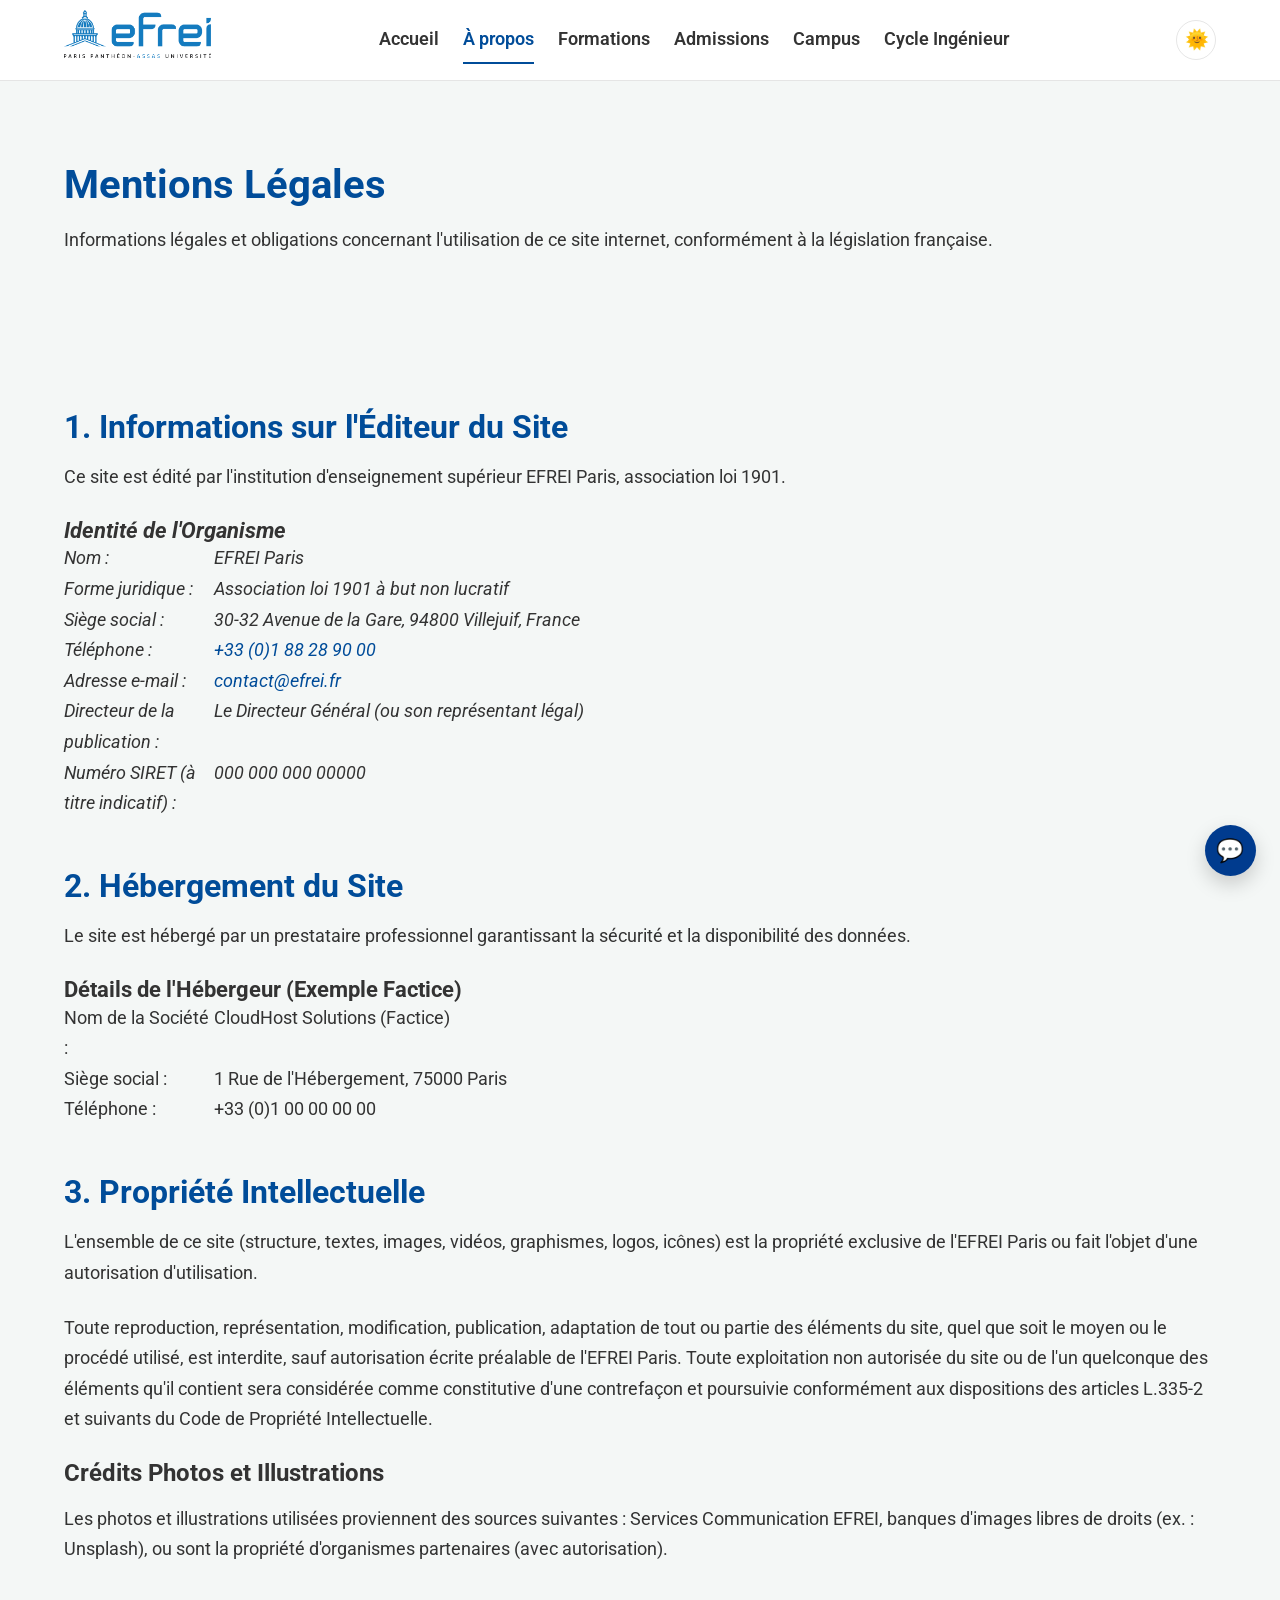
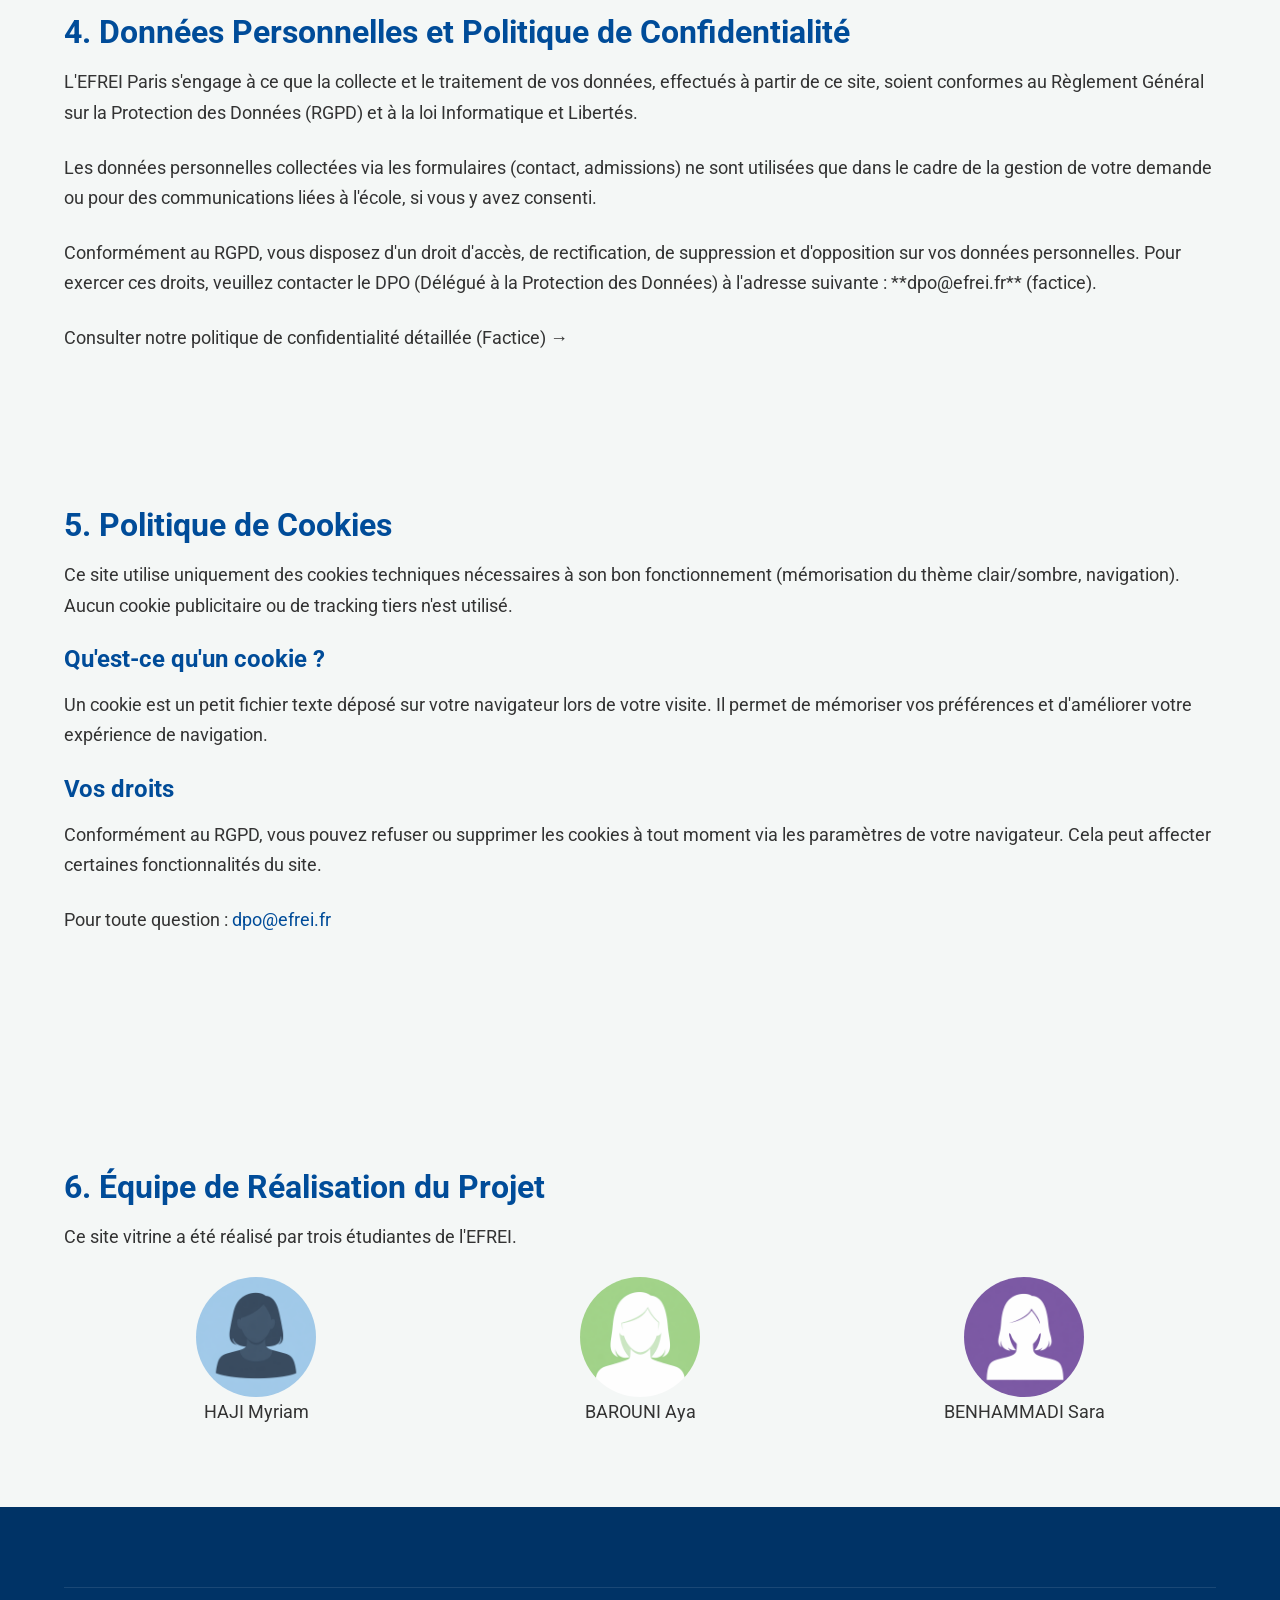
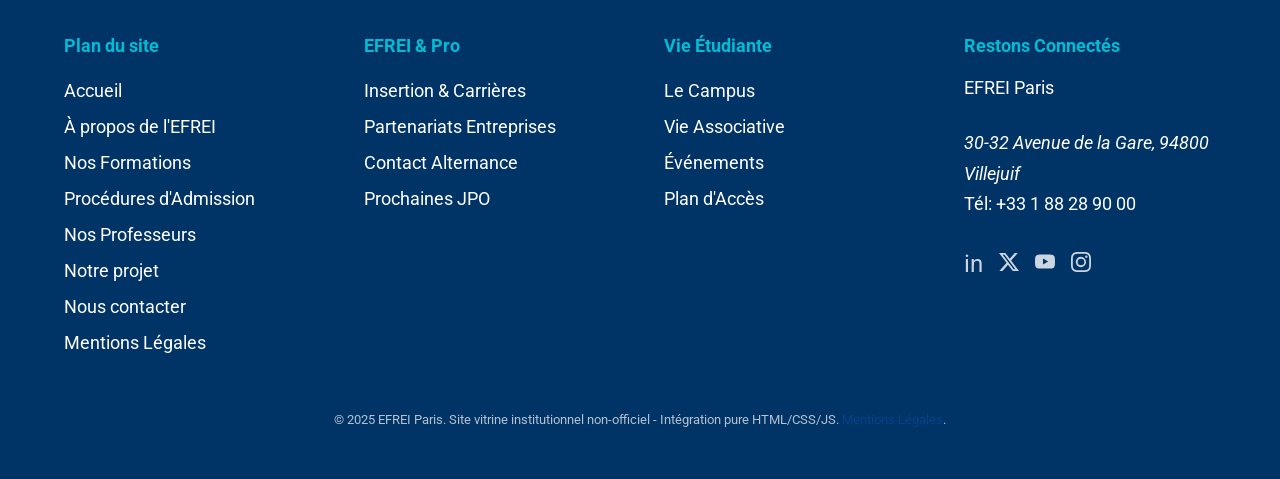
<file: mentions-legales.html>
<!DOCTYPE html>
<html lang="fr" data-theme="light">
<head>
    <meta charset="UTF-8">
    <meta name="viewport" content="width=device-width, initial-scale=1.0">
    <title>Mentions Légales | EFREI Paris</title>
    <meta name="description" content="Mentions légales obligatoires du site internet de l'EFREI Paris, incluant l'identité de l'éditeur, l'hébergeur et les conditions d'utilisation.">
    <meta name="robots" content="noindex, follow">
    <link rel="stylesheet" href="assets/css/variables.css">
    <link rel="stylesheet" href="assets/css/base.css">
    <link rel="stylesheet" href="assets/css/layout.css">
    <link rel="stylesheet" href="assets/css/components.css">
    <link rel="stylesheet" href="assets/css/pages/mentions-legales.css">
    <link rel="stylesheet" href="assets/css/effects.css" />
    <link rel="stylesheet" href="assets/css/pages/common.css" />
    <link rel="stylesheet" href="assets/css/chatbot.css">
    <link rel="preconnect" href="https://fonts.googleapis.com">
    <link rel="preconnect" href="https://fonts.gstatic.com" crossorigin>
    <link href="https://fonts.googleapis.com/css2?family=Open+Sans:wght@400;600;700&family=Roboto:wght@700;900&display=swap" rel="stylesheet">
</head>
<body class="theme-light">

    <header class="main-header">
        <div class="container header-content">
            <div class="logo">
                <a href="index.html">
                    <img src="assets/img/logo_efrei_new.png" alt="Logo EFREI Paris Panthéon‑Assas Université" style="height: 48px; width: auto;" />
                </a>
            </div>
            <nav class="main-nav" aria-label="Navigation principale">
                <ul>
                    <li><a href="index.html">Accueil</a></li>
                    <li><a href="a-propos.html" class="is-active">À propos</a></li>
                    <li><a href="formations.html">Formations</a></li>
                    <li><a href="admissions.html">Admissions</a></li>
                    <li><a href="campus.html">Campus</a></li>
                    <li><a href="cycle-ingenieur.html">Cycle Ingénieur</a></li>
                </ul>
            </nav>
            <button class="theme-toggle" aria-label="Activer le mode sombre">🌙</button>
        </div>
    </header>

    <main id="content">

        <section class="page-hero small-hero bg-secondary" aria-labelledby="page-title">
            <div class="container">
                <h1 id="page-title">Mentions Légales</h1>
                <p class="subtitle">Informations légales et obligations concernant l'utilisation de ce site internet, conformément à la législation française.</p>
            </div>
        </section>

        <section class="section institutionnel-details">
            <div class="container">
                <h2 class="section-title">1. Informations sur l'Éditeur du Site</h2>
                <p class="lead-text">Ce site est édité par l'institution d'enseignement supérieur EFREI Paris, association loi 1901.</p>
                <address class="contact-box bg-light">
                    <h3>Identité de l'Organisme</h3>
                    <dl>
                        <dt>Nom :</dt>
                        <dd>EFREI Paris</dd>
                        <dt>Forme juridique :</dt>
                        <dd>Association loi 1901 à but non lucratif</dd>
                        <dt>Siège social :</dt>
                        <dd>30-32 Avenue de la Gare, 94800 Villejuif, France</dd>
                        <dt>Téléphone :</dt>
                        <dd><a href="tel:+33188289000">+33 (0)1 88 28 90 00</a></dd>
                        <dt>Adresse e-mail :</dt>
                        <dd><a href="mailto:contact@efrei.fr">contact@efrei.fr</a></dd>
                        <dt>Directeur de la publication :</dt>
                        <dd>Le Directeur Général (ou son représentant légal)</dd>
                        <dt>Numéro SIRET (à titre indicatif) :</dt>
                        <dd>000 000 000 00000</dd>
                    </dl>
                </address>
            </div>
        </section>

        <section class="section hebergement bg-light">
            <div class="container">
                <h2 class="section-title">2. Hébergement du Site</h2>
                <p class="lead-text">Le site est hébergé par un prestataire professionnel garantissant la sécurité et la disponibilité des données.</p>
                <div class="contact-box">
                    <h3>Détails de l'Hébergeur (Exemple Factice)</h3>
                    <dl>
                        <dt>Nom de la Société :</dt>
                        <dd>CloudHost Solutions (Factice)</dd>
                        <dt>Siège social :</dt>
                        <dd>1 Rue de l'Hébergement, 75000 Paris</dd>
                        <dt>Téléphone :</dt>
                        <dd>+33 (0)1 00 00 00 00</dd>
                    </dl>
                </div>
            </div>
        </section>

        <section class="section propriete">
            <div class="container">
                <h2 class="section-title">3. Propriété Intellectuelle</h2>
                <p>L'ensemble de ce site (structure, textes, images, vidéos, graphismes, logos, icônes) est la propriété exclusive de l'EFREI Paris ou fait l'objet d'une autorisation d'utilisation.</p>
                <p>Toute reproduction, représentation, modification, publication, adaptation de tout ou partie des éléments du site, quel que soit le moyen ou le procédé utilisé, est interdite, sauf autorisation écrite préalable de l'EFREI Paris. Toute exploitation non autorisée du site ou de l'un quelconque des éléments qu'il contient sera considérée comme constitutive d'une contrefaçon et poursuivie conformément aux dispositions des articles L.335-2 et suivants du Code de Propriété Intellectuelle.</p>
                <h3>Crédits Photos et Illustrations</h3>
                <p>Les photos et illustrations utilisées proviennent des sources suivantes : Services Communication EFREI, banques d'images libres de droits (ex. : Unsplash), ou sont la propriété d'organismes partenaires (avec autorisation).</p>
            </div>
        </section>

        <section class="section rgpd bg-light">
            <div class="container">
                <h2 class="section-title">4. Données Personnelles et Politique de Confidentialité</h2>
                <p>L'EFREI Paris s'engage à ce que la collecte et le traitement de vos données, effectués à partir de ce site, soient conformes au Règlement Général sur la Protection des Données (RGPD) et à la loi Informatique et Libertés.</p>
                <p>Les données personnelles collectées via les formulaires (contact, admissions) ne sont utilisées que dans le cadre de la gestion de votre demande ou pour des communications liées à l'école, si vous y avez consenti.</p>
                <p>Conformément au RGPD, vous disposez d'un droit d'accès, de rectification, de suppression et d'opposition sur vos données personnelles. Pour exercer ces droits, veuillez contacter le DPO (Délégué à la Protection des Données) à l'adresse suivante : **dpo@efrei.fr** (factice).</p>
                <p class="cta-link"><a href="#top">Consulter notre politique de confidentialité détaillée (Factice) &rarr;</a></p>
            </div>
        </section>

        <section class="section cookies">
            <div class="container">
                <h2 class="section-title">5. Politique de Cookies</h2>
                <p>Ce site utilise uniquement des cookies techniques nécessaires à son bon fonctionnement (mémorisation du thème clair/sombre, navigation). Aucun cookie publicitaire ou de tracking tiers n'est utilisé.</p>
                <h3>Qu'est-ce qu'un cookie ?</h3>
                <p>Un cookie est un petit fichier texte déposé sur votre navigateur lors de votre visite. Il permet de mémoriser vos préférences et d'améliorer votre expérience de navigation.</p>
                <h3>Vos droits</h3>
                <p>Conformément au RGPD, vous pouvez refuser ou supprimer les cookies à tout moment via les paramètres de votre navigateur. Cela peut affecter certaines fonctionnalités du site.</p>
                <p>Pour toute question : <a href="mailto:dpo@efrei.fr">dpo@efrei.fr</a></p>
            </div>
        </section>

        <section class="section equipe-projet bg-light">
            <div class="container">
                <h2 class="section-title">6. Équipe de Réalisation du Projet</h2>
                <p>Ce site vitrine a été réalisé par trois étudiantes de l'EFREI.</p>
                <div class="grid-3-airy team-grid">
                    <figure>
                        <img src="assets/img/team_haji_myriam.png" alt="HAJI Myriam">
                        <figcaption>HAJI Myriam</figcaption>
                    </figure>
                    <figure>
                        <img src="assets/img/team_barouni_aya.png" alt="BAROUNI Aya">
                        <figcaption>BAROUNI Aya</figcaption>
                    </figure>
                    <figure>
                        <img src="assets/img/team_benhammadi_sara.png" alt="BENHAMMADI Sara">
                        <figcaption>BENHAMMADI Sara</figcaption>
                    </figure>
                </div>
            </div>
        </section>

    </main>

    <footer class="main-footer">
        <div class="container">
            <div class="footer-content">
                <nav class="footer-nav">
                    <h4>Plan du site</h4>
                    <ul>
                        <li><a href="index.html">Accueil</a></li>
                        <li><a href="a-propos.html">À propos de l'EFREI</a></li>
                        <li><a href="formations.html">Nos Formations</a></li>
                        <li><a href="admissions.html">Procédures d'Admission</a></li>
                        <li><a href="professeurs.html">Nos Professeurs</a></li>
                        <li><a href="projet.html">Notre projet</a></li>
                        <li><a href="contact.html">Nous contacter</a></li>
                        <li><a href="mentions-legales.html">Mentions Légales</a></li>
                    </ul>
                </nav>
                <nav class="footer-nav">
                    <h4>EFREI &amp; Pro</h4>
                    <ul>
                        <li><a href="carrieres.html">Insertion &amp; Carrières</a></li>
                        <li><a href="entreprises.html">Partenariats Entreprises</a></li>
                        <li><a href="contact.html#alternance">Contact Alternance</a></li>
                        <li><a href="actus.html#jpo">Prochaines JPO</a></li>
                    </ul>
                </nav>
                <nav class="footer-nav">
                    <h4>Vie Étudiante</h4>
                    <ul>
                        <li><a href="campus.html">Le Campus</a></li>
                        <li><a href="bde.html">Vie Associative</a></li>
                        <li><a href="actus.html">Événements</a></li>
                        <li><a href="https://www.google.com/maps/dir//Efrei,+30-32+Av.+de+la+R%C3%A9publique,+94800+Villejuif,+France/@48.7887182,2.3611764,17z/data=!4m17!1m7!3m6!1s0x47e673e24e04a9c3:0xc55cb3e676f95321!2sEfrei!8m2!3d48.7887182!4d2.3637513!16zL20vMDVtcHk0!4m8!1m0!1m5!1m1!1s0x47e673e24e04a9c3:0xc55cb3e676f95321!2m2!1d2.3637513!2d48.7887182!3e3?entry=ttu&amp;g_ep=EgoyMDI1MTIwOS4wIKXMDSoASAFQAw%3D%3D" target="_blank" rel="noopener">Plan d'Accès</a></li>
                    </ul>
                </nav>
                <div class="footer-contact">
                    <h4>Restons Connectés</h4>
                    <p>EFREI Paris</p>
                    <address>30-32 Avenue de la Gare, 94800 Villejuif</address>
                    <p>Tél: +33 1 88 28 90 00</p>
                    <div class="social-links">
                        <a href="https://fr.linkedin.com/school/efrei/" target="_blank" aria-label="LinkedIn du projet">in</a>
                        <a href="https://x.com/Efrei_Paris" target="_blank" aria-label="X du projet">
                            <svg xmlns="http://www.w3.org/2000/svg" width="20" height="20" fill="currentColor" viewBox="0 0 16 16">
                              <path d="M12.6 .75h2.454l-5.36 6.142L16 15.25h-4.937l-3.867-5.07-4.425 5.07H.316l5.733-6.57L0 .75h5.063l3.495 4.633L12.6 .75Zm-.86 13.028h1.36L4.323 2.145H2.865z"/>
                            </svg>
                        </a>
                        <a href="https://www.youtube.com/@efrei" target="_blank" aria-label="YouTube du projet">
                            <svg xmlns="http://www.w3.org/2000/svg" width="20" height="20" fill="currentColor" viewBox="0 0 16 16">
                              <path d="M8.051 1.999h.089c.822.003 4.987.033 6.11.335a2.01 2.01 0 0 1 1.415 1.42c.101.38.172.883.22 1.402l.01.104.022.26.008.104c.065.914.073 1.77.074 1.957v.075c-.001.194-.01 1.108-.082 2.06l-.008.105-.009.104c-.05.572-.124 1.14-.235 1.558a2.01 2.01 0 0 1-1.415 1.42c-1.16.312-5.569.334-6.18.335h-.142c-.309 0-1.587-.006-2.927-.052l-.17-.006-.087-.004-.171-.007-.171-.007c-1.11-.049-2.167-.128-2.654-.26a2.01 2.01 0 0 1-1.415-1.419c-.111-.417-.185-.986-.235-1.558L.09 9.82l-.008-.104A31 31 0 0 1 0 7.68v-.123c.002-.215.01-.958.064-1.778l.007-.103.003-.052.008-.104.022-.26.01-.104c.048-.519.119-1.023.22-1.402a2.01 2.01 0 0 1 1.415-1.42c.487-.13 1.544-.21 2.654-.26l.17-.007.172-.006.086-.003.171-.007A100 100 0 0 1 7.858 2zM6.4 5.209v4.818l4.157-2.408z"/>
                            </svg>
                        </a>
                        <a href="https://www.instagram.com/efrei_paris/?hl=fr" target="_blank" aria-label="Instagram du projet">
                            <svg xmlns="http://www.w3.org/2000/svg" width="20" height="20" fill="currentColor" viewBox="0 0 16 16">
                              <path d="M8 0C5.829 0 5.556.01 4.703.048 3.85.088 3.269.222 2.76.42a3.9 3.9 0 0 0-1.417.923A3.9 3.9 0 0 0 .42 2.76C.222 3.268.087 3.85.048 4.7.01 5.555 0 5.827 0 8.001c0 2.172.01 2.444.048 3.297.04.852.174 1.433.372 1.942.205.526.478.972.923 1.417.444.445.89.719 1.416.923.51.198 1.09.333 1.942.372C5.555 15.99 5.827 16 8 16s2.444-.01 3.298-.048c.851-.04 1.434-.174 1.943-.372a3.9 3.9 0 0 0 1.416-.923c.445-.445.718-.891.923-1.417.197-.509.332-1.09.372-1.942C15.99 10.445 16 10.173 16 8s-.01-2.445-.048-3.299c-.04-.851-.175-1.433-.372-1.941a3.9 3.9 0 0 0-.923-1.417A3.9 3.9 0 0 0 13.24.42c-.51-.198-1.092-.333-1.943-.372C10.443.01 10.172 0 7.998 0zm-.717 1.442h.718c2.136 0 2.389.007 3.232.046.78.035 1.204.166 1.486.275.373.145.64.319.92.599s.453.546.598.92c.11.281.24.705.275 1.485.039.843.047 1.096.047 3.231s-.008 2.389-.047 3.232c-.035.78-.166 1.203-.275 1.485a2.5 2.5 0 0 1-.599.919c-.28.28-.546.453-.92.598-.28.11-.704.24-1.485.276-.843.038-1.096.047-3.232.047s-2.39-.009-3.233-.047c-.78-.036-1.203-.166-1.485-.276a2.5 2.5 0 0 1-.92-.598 2.5 2.5 0 0 1-.6-.92c-.109-.281-.24-.705-.275-1.485-.038-.843-.046-1.096-.046-3.233s.008-2.388.046-3.231c.036-.78.166-1.204.276-1.486.145-.373.319-.64.599-.92s.546-.453.92-.598c.282-.11.705-.24 1.485-.276.738-.034 1.024-.044 2.515-.045zm4.988 1.328a.96.96 0 1 0 0 1.92.96.96 0 0 0 0-1.92m-4.27 1.122a4.109 4.109 0 1 0 0 8.217 4.109 4.109 0 0 0 0-8.217m0 1.441a2.667 2.667 0 1 1 0 5.334 2.667 2.667 0 0 1 0-5.334"/>
                            </svg>
                        </a>
                    </div>
                </div>
            </div>
            <div class="footer-bottom">
                <p>&copy; 2025 EFREI Paris. Site vitrine institutionnel non-officiel - Intégration pure HTML/CSS/JS. <a href="mentions-legales.html">Mentions Légales</a>.</p>
            </div>
        </div>
    </footer>

    <script src="assets/js/app.js" defer></script>

    <div class="chatbot">
        <button class="chatbot-toggle" aria-label="Ouvrir le chatbot">
            💬
        </button>
        <div class="chatbot-window" aria-hidden="true">
            <div class="chatbot-messages" id="chatbotMessages">
                <div class="chatbot-message bot">
                    Bonjour 👋<br>
                    Je peux te renseigner sur l'EFREI : formations, admissions, vie étudiante, alternance, etc.
                </div>
            </div>
            <form class="chatbot-form" id="chatbotForm">
                <input type="text" id="chatbotInput" placeholder="Pose ta question..." autocomplete="off" required>
                <button type="submit">Envoyer</button>
            </form>
        </div>
    </div>

</body>
</html>
</file>
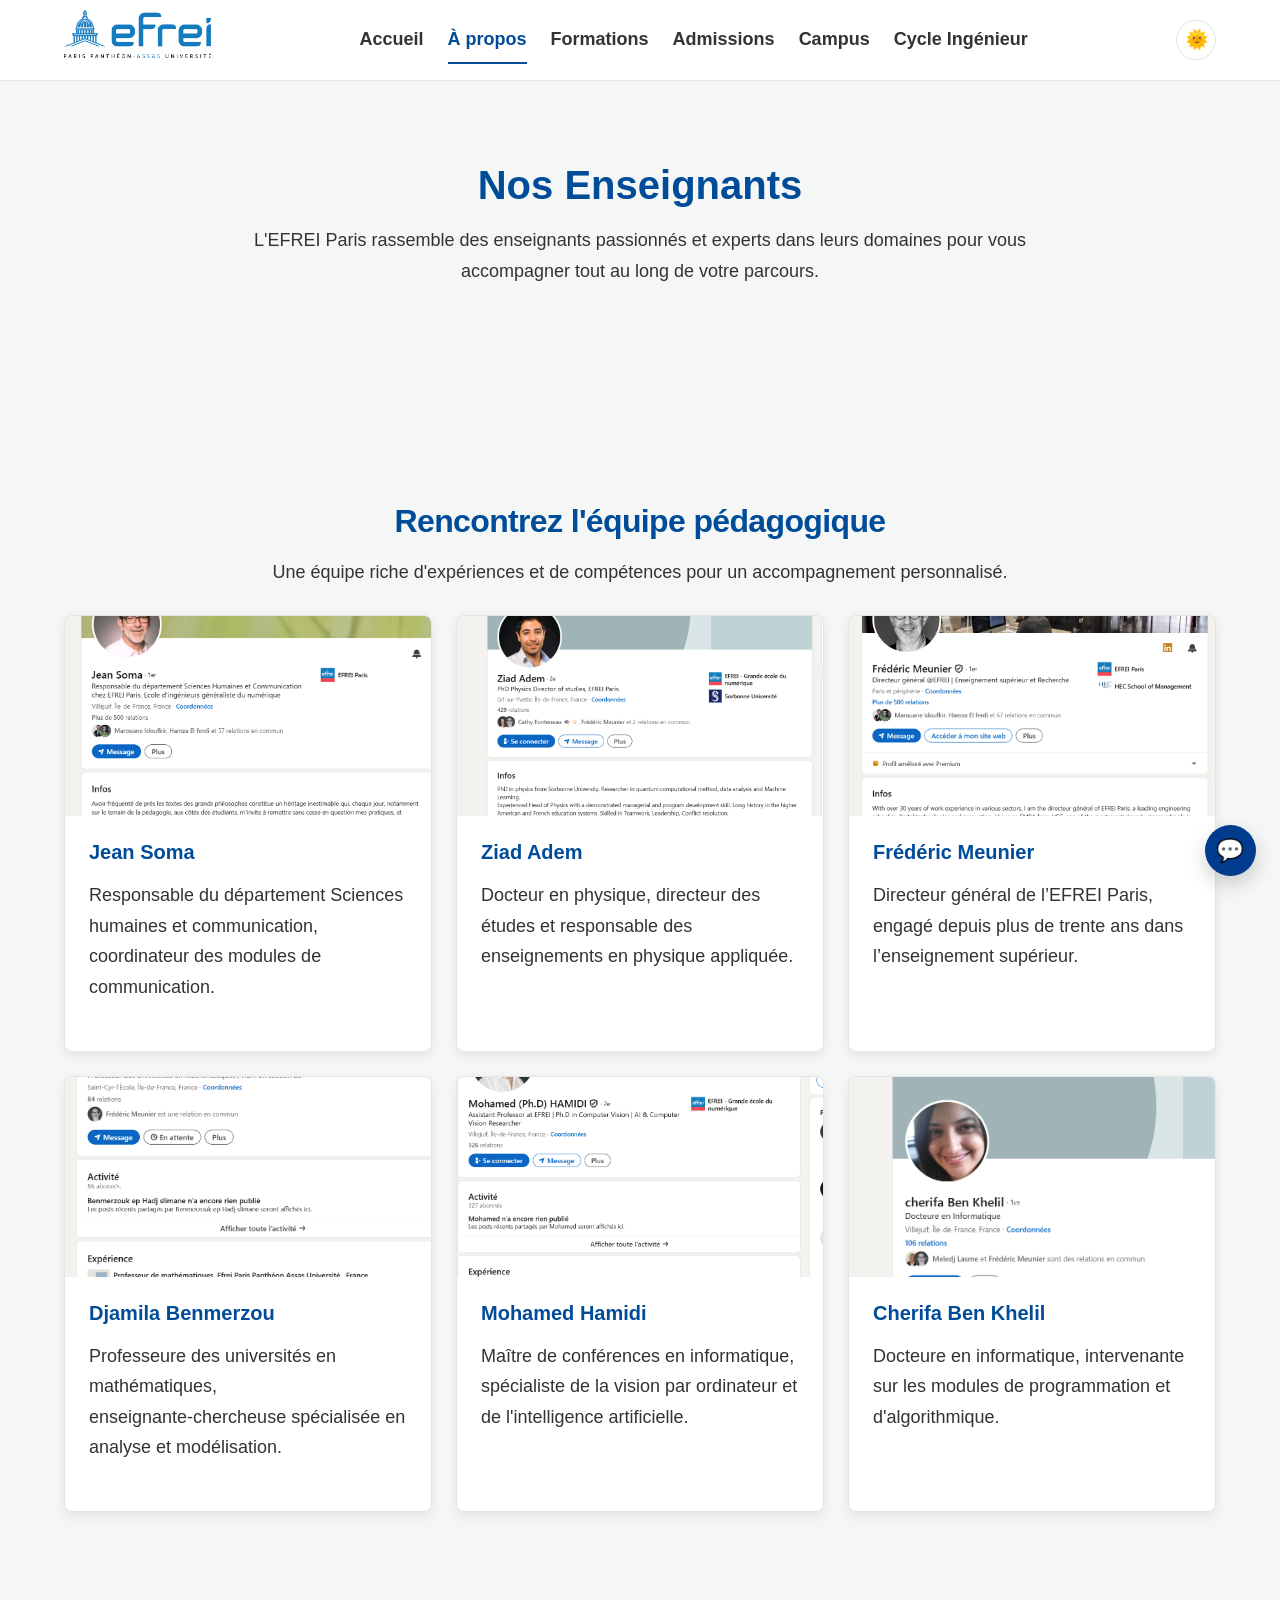
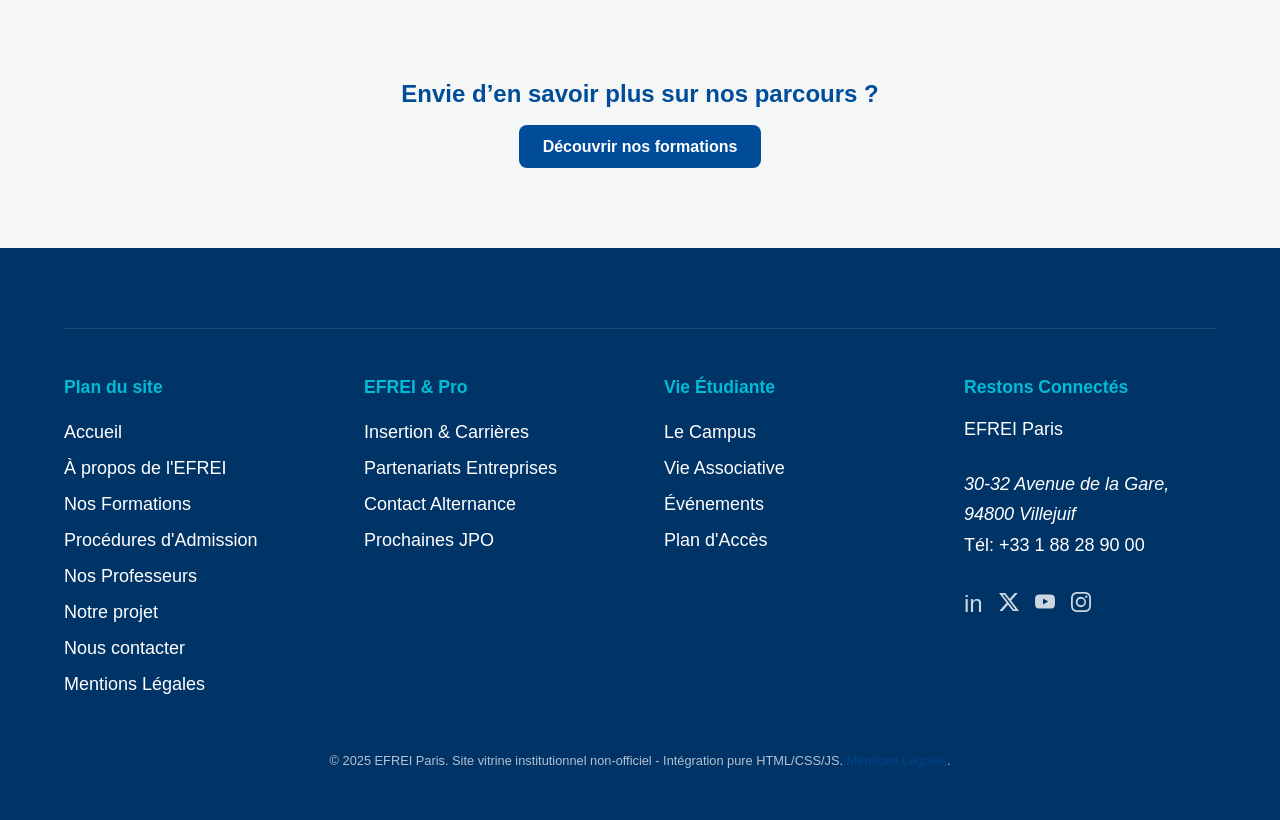
<file: professeurs.html>
<!DOCTYPE html>
<html lang="fr">
<head>
    <meta charset="UTF-8">
    <meta name="viewport" content="width=device-width, initial-scale=1.0">
    <title>Nos Professeurs - EFREI Paris</title>
    <meta name="description" content="Découvrez l'équipe pédagogique de l'EFREI Paris : enseignants et responsables des programmes.">
    <link rel="stylesheet" href="assets/css/variables.css">
    <link rel="stylesheet" href="assets/css/base.css">
    <link rel="stylesheet" href="assets/css/layout.css">
    <link rel="stylesheet" href="assets/css/components.css">
    <link rel="stylesheet" href="assets/css/pages/common.css">
    <link rel="stylesheet" href="assets/css/chatbot.css">
    <link rel="stylesheet" href="assets/css/effects.css">
</head>
<body class="theme-light">
    <header class="main-header">
        <div class="container header-content">
            <div class="logo">
                <a href="index.html">
                    <img src="assets/img/logo_efrei_new.png" alt="Logo EFREI Paris Panthéon‑Assas Université" style="height: 48px; width: auto;">
                </a>
            </div>
            <nav class="main-nav" aria-label="Navigation principale">
                <ul>
                    <li><a href="index.html">Accueil</a></li>
                    <li><a href="a-propos.html" class="is-active">À propos</a></li>
                    <li><a href="formations.html">Formations</a></li>
                    <li><a href="admissions.html">Admissions</a></li>
                    <li><a href="campus.html">Campus</a></li>
                    <li><a href="cycle-ingenieur.html">Cycle Ingénieur</a></li>
                </ul>
            </nav>
            <button class="theme-toggle" aria-label="Activer le mode sombre">🌙</button>
        </div>
    </header>

    <main>
        <section class="hero-page">
            <div class="container reveal-item center-text-block">
                <h1>Nos Enseignants</h1>
                <p>L'EFREI Paris rassemble des enseignants passionnés et experts dans leurs domaines pour vous accompagner tout au long de votre parcours.</p>
            </div>
        </section>

        <section id="professeurs" class="section-pad">
            <div class="container">
                <div class="section-head-center">
                    <h2>Rencontrez l'équipe pédagogique</h2>
                    <p>Une équipe riche d'expériences et de compétences pour un accompagnement personnalisé.</p>
                </div>
                <div class="grid-3-airy">
                    <!-- Jean Soma -->
                    <div class="card reveal-item">
                        <div class="card-img-container">
                            <img src="assets/img/prof_jean_soma.png" alt="Portrait">
                        </div>
                        <div class="card-content">
                            <h3>Jean&nbsp;Soma</h3>
                            <p>Responsable du département Sciences humaines et communication, coordinateur des modules de communication.</p>
                        </div>
                    </div>
                    <!-- Ziad Adem -->
                    <div class="card reveal-item">
                        <div class="card-img-container">
                            <img src="assets/img/prof_ziad_adem.png" alt="Portrait">
                        </div>
                        <div class="card-content">
                            <h3>Ziad&nbsp;Adem</h3>
                            <p>Docteur en physique, directeur des études et responsable des enseignements en physique appliquée.</p>
                        </div>
                    </div>
                    <!-- Frédéric Meunier -->
                    <div class="card reveal-item">
                        <div class="card-img-container">
                            <img src="assets/img/prof_frederic_meunier.png" alt="Portrait">
                        </div>
                        <div class="card-content">
                            <h3>Frédéric&nbsp;Meunier</h3>
                            <p>Directeur général de l’EFREI Paris, engagé depuis plus de trente ans dans l’enseignement supérieur.</p>
                        </div>
                    </div>
                    <!-- Djamila Benmerzou -->
                    <div class="card reveal-item">
                        <div class="card-img-container">
                            <img src="assets/img/prof_djamila_benmerzou.png" alt="Portrait">
                        </div>
                        <div class="card-content">
                            <h3>Djamila&nbsp;Benmerzou</h3>
                            <p>Professeure des universités en mathématiques, enseignante‑chercheuse spécialisée en analyse et modélisation.</p>
                        </div>
                    </div>
                    <!-- Mohamed Hamidi -->
                    <div class="card reveal-item">
                        <div class="card-img-container">
                            <img src="assets/img/prof_mohamed_hamidi.png" alt="Portrait">
                        </div>
                        <div class="card-content">
                            <h3>Mohamed&nbsp;Hamidi</h3>
                            <p>Maître de conférences en informatique, spécialiste de la vision par ordinateur et de l'intelligence artificielle.</p>
                        </div>
                    </div>
                    <!-- Cherifa Ben Khelil -->
                    <div class="card reveal-item">
                        <div class="card-img-container">
                            <img src="assets/img/prof_cherifa_ben_khelil.png" alt="Portrait">
                        </div>
                        <div class="card-content">
                            <h3>Cherifa&nbsp;Ben&nbsp;Khelil</h3>
                            <p>Docteure en informatique, intervenante sur les modules de programmation et d'algorithmique.</p>
                        </div>
                    </div>
                </div>
            </div>
        </section>

        <section class="cta-secondary">
            <div class="container text-center reveal-item">
                <h3>Envie d’en savoir plus sur nos parcours&nbsp;?</h3>
                <a href="formations.html" class="button button--primary">Découvrir nos formations</a>
            </div>
        </section>
    </main>

    <footer class="main-footer">
        <div class="container">
            <div class="footer-content">
                <nav class="footer-nav">
                    <h4>Plan du site</h4>
                    <ul>
                        <li><a href="index.html">Accueil</a></li>
                        <li><a href="a-propos.html">À propos de l'EFREI</a></li>
                        <li><a href="formations.html">Nos Formations</a></li>
                        <li><a href="admissions.html">Procédures d'Admission</a></li>
                        <li><a href="professeurs.html" class="is-active">Nos Professeurs</a></li>
                        <li><a href="projet.html">Notre projet</a></li>
                        <li><a href="contact.html">Nous contacter</a></li>
                        <li><a href="mentions-legales.html">Mentions Légales</a></li>
                    </ul>
                </nav>
                <nav class="footer-nav">
                    <h4>EFREI&nbsp;&amp;&nbsp;Pro</h4>
                    <ul>
                        <li><a href="carrieres.html">Insertion &amp; Carrières</a></li>
                        <li><a href="entreprises.html">Partenariats Entreprises</a></li>
                        <li><a href="contact.html#alternance">Contact Alternance</a></li>
                        <li><a href="actus.html#jpo">Prochaines JPO</a></li>
                    </ul>
                </nav>
                <nav class="footer-nav">
                    <h4>Vie Étudiante</h4>
                    <ul>
                        <li><a href="campus.html">Le Campus</a></li>
                        <li><a href="bde.html">Vie Associative</a></li>
                        <li><a href="actus.html">Événements</a></li>
                        <li><a href="https://www.google.com/maps/dir//Efrei,+30-32+Av.+de+la+R%C3%A9publique,+94800+Villejuif,+France/@48.7887182,2.3611764,17z/data=!4m17!1m7!3m6!1s0x47e673e24e04a9c3:0xc55cb3e676f95321!2sEfrei!8m2!3d48.7887182!4d2.3637513!16zL20vMDVtcHk0!4m8!1m0!1m5!1m1!1s0x47e673e24e04a9c3:0xc55cb3e676f95321!2m2!1d2.3637513!2d48.7887182!3e3?entry=ttu&g_ep=EgoyMDI1MTIwOS4wIKXMDSoASAFQAw%3D%3D" target="_blank" rel="noopener">Plan d'Accès</a></li>
                    </ul>
                </nav>
                <div class="footer-contact">
                    <h4>Restons Connectés</h4>
                    <p>EFREI Paris</p>
                    <address>30-32 Avenue de la Gare, 94800 Villejuif</address>
                    <p>Tél: +33&nbsp;1&nbsp;88&nbsp;28&nbsp;90&nbsp;00</p>
                    <div class="social-links">
                        <a href="https://fr.linkedin.com/school/efrei/" target="_blank" aria-label="LinkedIn du projet">in</a>
                        <a href="https://x.com/Efrei_Paris" target="_blank" aria-label="X du projet">
                            <svg xmlns="http://www.w3.org/2000/svg" width="20" height="20" fill="currentColor" viewBox="0 0 16 16">
                              <path d="M12.6 .75h2.454l-5.36 6.142L16 15.25h-4.937l-3.867-5.07-4.425 5.07H.316l5.733-6.57L0 .75h5.063l3.495 4.633L12.6 .75Zm-.86 13.028h1.36L4.323 2.145H2.865z"/>
                            </svg>
                        </a>
                        <a href="https://www.youtube.com/@efrei" target="_blank" aria-label="YouTube du projet">
                            <svg xmlns="http://www.w3.org/2000/svg" width="20" height="20" fill="currentColor" viewBox="0 0 16 16">
                              <path d="M8.051 1.999h.089c.822.003 4.987.033 6.11.335a2.01 2.01 0 0 1 1.415 1.42c.101.38.172.883.22 1.402l.01.104.022.26.008.104c.065.914.073 1.77.074 1.957v.075c-.001.194-.01 1.108-.082 2.06l-.008.105-.009.104c-.05.572-.124 1.14-.235 1.558a2.01 2.01 0 0 1-1.415 1.42c-1.16.312-5.569.334-6.18.335h-.142c-.309 0-1.587-.006-2.927-.052l-.17-.006-.087-.004-.171-.007-.171-.007c-1.11-.049-2.167-.128-2.654-.26a2.01 2.01 0 0 1-1.415-1.419c-.111-.417-.185-.986-.235-1.558L.09 9.82l-.008-.104A31 31 0 0 1 0 7.68v-.123c.002-.215.01-.958.064-1.778l.007-.103.003-.052.008-.104.022-.26.01-.104c.048-.519.119-1.023.22-1.402a2.01 2.01 0 0 1 1.415-1.42c.487-.13 1.544-.21 2.654-.26l.17-.007.172-.006.086-.003.171-.007A100 100 0 0 1 7.858 2zM6.4 5.209v4.818l4.157-2.408z"/>
                            </svg>
                        </a>
                        <a href="https://www.instagram.com/efrei_paris/?hl=fr" target="_blank" aria-label="Instagram du projet">
                            <svg xmlns="http://www.w3.org/2000/svg" width="20" height="20" fill="currentColor" viewBox="0 0 16 16">
                              <path d="M8 0C5.829 0 5.556.01 4.703.048 3.85.088 3.269.222 2.76.42a3.9 3.9 0 0 0-1.417.923A3.9 3.9 0 0 0 .42 2.76C.222 3.268.087 3.85.048 4.7.01 5.555 0 5.827 0 8.001c0 2.172.01 2.444.048 3.297.04.852.174 1.433.372 1.942.205.526.478.972.923 1.417.444.445.89.719 1.416.923.51.198 1.09.333 1.942.372C5.555 15.99 5.827 16 8 16s2.444-.01 3.298-.048c.851-.04 1.434-.174 1.943-.372a3.9 3.9 0 0 0 1.416-.923c.445-.445.718-.891.923-1.417.197-.509.332-1.09.372-1.942C15.99 10.445 16 10.173 16 8s-.01-2.445-.048-3.299c-.04-.851-.175-1.433-.372-1.941a3.9 3.9 0 0 0-.923-1.417A3.9 3.9 0 0 0 13.24.42c-.51-.198-1.092-.333-1.943-.372C10.443.01 10.172 0 7.998 0zm-.717 1.442h.718c2.136 0 2.389.007 3.232.046.78.035 1.204.166 1.486.275.373.145.64.319.92.599s.453.546.598.92c.11.281.24.705.275 1.485.039.843.047 1.096.047 3.231s-.008 2.389-.047 3.232c-.035.78-.166 1.203-.275 1.485a2.5 2.5 0 0 1-.599.919c-.28.28-.546.453-.92.598-.28.11-.704.24-1.485.276-.843.038-1.096.047-3.232.047s-2.39-.009-3.233-.047c-.78-.036-1.203-.166-1.485-.276a2.5 2.5 0 0 1-.92-.598 2.5 2.5 0 0 1-.6-.92c-.109-.281-.24-.705-.275-1.485-.038-.843-.046-1.096-.046-3.233s.008-2.388.046-3.231c.036-.78.166-1.204.276-1.486.145-.373.319-.64.599-.92s.546-.453.92-.598c.282-.11.705-.24 1.485-.276.738-.034 1.024-.044 2.515-.045zm4.988 1.328a.96.96 0 1 0 0 1.92.96.96 0 0 0 0-1.92m-4.27 1.122a4.109 4.109 0 1 0 0 8.217 4.109 4.109 0 0 0 0-8.217m0 1.441a2.667 2.667 0 1 1 0 5.334 2.667 2.667 0 0 1 0-5.334"/>
                            </svg>
                        </a>
                    </div>
                </div>
            </div>
            <div class="footer-bottom">
                <p>&copy; 2025&nbsp;EFREI Paris. Site vitrine institutionnel non‑officiel - Intégration pure HTML/CSS/JS. <a href="mentions-legales.html">Mentions Légales</a>.</p>
            </div>
        </div>
    </footer>

    <script src="assets/js/app.js" defer></script>
    <!-- Chatbot EFREI -->
    <div class="chatbot">
        <button class="chatbot-toggle" aria-label="Ouvrir le chatbot">
            💬
        </button>
        <div class="chatbot-window" aria-hidden="true">
            <div class="chatbot-messages" id="chatbotMessages">
                <div class="chatbot-message bot">
                    Bonjour 👋<br>
                    Je peux te renseigner sur l’EFREI : formations, admissions, vie étudiante, alternance, etc.
                </div>
            </div>
            <form class="chatbot-form" id="chatbotForm">
                <input type="text" id="chatbotInput" placeholder="Pose ta question..." autocomplete="off" required>
                <button type="submit">Envoyer</button>
            </form>
        </div>
    </div>
</body>
</html>
</file>
<file: assets/css/variables.css>
/* Palette EFREI moderne */
:root {
    /* Couleurs principales */
    --color-eefrei-blue: #004c99; /* Bleu EFREI profond */
    --color-eefrei-blue-dark: #003366; /* Bleu très foncé pour hover/accents */
    --color-accent-turquoise: #00bcd4; /* Turquoise vif pour l'accentuation */
    --color-background-light: #f4f7f6; /* Blanc cassé / Gris très doux */
    --color-text-dark: #333333; /* Texte principal */
    --color-text-light: #ffffff; /* Texte sur fond sombre */
    --color-shadow-subtle: rgba(0, 0, 0, 0.08); /* Ombre douce */

    /* Mode Sombre (par défaut si pas de préférence) */
    --color-background: #1e1e1e;
    --color-surface: #2d2d2d;
    --color-text: var(--color-text-light);
    --color-border: rgba(255, 255, 255, 0.1);
    --color-link: var(--color-accent-turquoise);
    --color-link-hover: #4dd0e1;
    --color-button-primary: var(--color-eefrei-blue);
    --color-button-text: var(--color-text-light);

    /* Espacements */
    --spacing-xxs: 4px;
    --spacing-xs: 8px;
    --spacing-sm: 16px;
    --spacing-md: 24px;
    --spacing-lg: 48px;
    --spacing-xl: 80px;
    --spacing-xxl: 120px;

    /* Typographie */
    --font-family-body: 'Segoe UI', Roboto, 'Helvetica Neue', Arial, sans-serif;
    --font-family-heading: 'Poppins', var(--font-family-body);
    --font-size-base: 1.125rem; /* 18px */
    --line-height-base: 1.7;

    /* Rayons */
    --border-radius-sm: 4px;
    --border-radius-md: 8px;

    /* Transitions */
    --transition-fast: 0.15s ease-out;
    --transition-default: 0.3s ease-in-out;
}

/* Mode Clair (appliqué par JS ou media query) */
.theme-light {
    --color-background: var(--color-background-light);
    --color-surface: var(--color-text-light);
    --color-text: var(--color-text-dark);
    --color-border: rgba(0, 0, 0, 0.1);
    --color-link: var(--color-eefrei-blue);
    --color-link-hover: var(--color-eefrei-blue-dark);
}

/* Fallback pour la police */
@import url('https://fonts.googleapis.com/css2?family=Poppins:wght@400;600;700&display=swap');
/* Note: En production, les polices seraient téléchargées localement pour des raisons de performance/RGPD. */
</file>
<file: assets/css/base.css>
/* Base Reset */
*, *::before, *::after {
    box-sizing: border-box;
    margin: 0;
    padding: 0;
}

/* Général */
body {
    font-family: var(--font-family-body);
    font-size: var(--font-size-base);
    line-height: var(--line-height-base);
    color: var(--color-text);
    background-color: var(--color-background);
    transition: background-color var(--transition-default), color var(--transition-default);
}

/* Typographie */
h1, h2, h3, h4 {
    font-family: var(--font-family-heading);
    font-weight: 700;
    line-height: 1.2;
    margin-bottom: var(--spacing-sm);
    color: var(--color-eefrei-blue);
    transition: color var(--transition-default);
}
h1 { font-size: 2.5rem; }
h2 { font-size: 2rem; margin-top: var(--spacing-lg); }
h3 { font-size: 1.5rem; margin-top: var(--spacing-md); }
p { margin-bottom: var(--spacing-md); }

a {
    color: var(--color-link);
    text-decoration: none;
    transition: color var(--transition-fast), outline var(--transition-fast);
}
a:hover {
    color: var(--color-link-hover);
    text-decoration: underline;
}
a:focus-visible {
    outline: 2px solid var(--color-accent-turquoise);
    outline-offset: 4px;
    border-radius: var(--border-radius-sm);
}

/* Formulaires et Boutons */
button, .button {
    display: inline-block;
    padding: var(--spacing-xs) var(--spacing-md);
    font-family: var(--font-family-heading);
    font-size: 1rem;
    font-weight: 600;
    text-align: center;
    cursor: pointer;
    border: none;
    border-radius: var(--border-radius-md);
    transition: background-color var(--transition-fast), opacity var(--transition-fast);
}
.button--primary {
    background-color: var(--color-button-primary);
    color: var(--color-button-text);
}
.button--primary:hover, .button--primary:focus-visible {
    background-color: var(--color-eefrei-blue-dark);
}
/* Focus général pour les boutons */
button:focus-visible, .button:focus-visible {
    outline: 3px solid var(--color-accent-turquoise);
    outline-offset: 2px;
}

/* Accessibilité: Cacher visuellement mais garder pour les lecteurs d'écran */
.sr-only {
    position: absolute;
    width: 1px;
    height: 1px;
    padding: 0;
    margin: -1px;
    overflow: hidden;
    clip: rect(0, 0, 0, 0);
    border: 0;
}
/* ===== Galerie Campus ===== */

#galerie-photo {
    padding: 4rem 0;
}

.galerie-intro {
    max-width: 700px;
    margin: 0 auto 2.5rem;
    text-align: center;
    color: var(--text-muted);
}

.galerie-grid {
    display: grid;
    grid-template-columns: repeat(auto-fit, minmax(260px, 1fr));
    gap: 1.5rem;
}

.galerie-item {
    position: relative;
    overflow: hidden;
    border-radius: 16px;
    aspect-ratio: 4 / 3; /* 🔥 toutes les images même taille */
    box-shadow: 0 10px 30px rgba(0, 0, 0, 0.12);
    transition: transform 0.35s ease, box-shadow 0.35s ease;
}

.galerie-item img {
    width: 100%;
    height: 100%;
    object-fit: cover; /* 🔥 recadrage propre */
    display: block;
    transition: transform 0.4s ease;
}

.galerie-item:hover {
    transform: translateY(-6px);
    box-shadow: 0 18px 45px rgba(0, 0, 0, 0.18);
}

.galerie-item:hover img {
    transform: scale(1.08);
}

.galerie-hint {
    text-align: center;
    margin-top: 2rem;
    font-style: italic;
    color: var(--text-muted);
}
</file>
<file: assets/css/layout.css>
/* Conteneur et sections */
.container {
    max-width: 1200px;
    margin: 0 auto;
    padding: 0 var(--spacing-md);
}

section {
    padding: var(--spacing-xl) 0;
}

/* Header */
.main-header {
    background-color: var(--color-surface);
    border-bottom: 1px solid var(--color-border);
    position: sticky;
    top: 0;
    z-index: 100;
    transition: background-color var(--transition-default), border-color var(--transition-default);
}

.header-content {
    display: flex;
    justify-content: space-between;
    align-items: center;
    min-height: 80px;
}

.logo a {
    font-family: var(--font-family-heading);
    font-size: 1.5rem;
    font-weight: 700;
    color: var(--color-eefrei-blue);
    text-transform: uppercase;
    text-decoration: none;
}
.logo span {
    color: var(--color-accent-turquoise);
}

/* Navigation de Bureau */
.main-nav ul {
    list-style: none;
    display: flex;
    gap: var(--spacing-md);
}
.main-nav a {
    display: block;
    padding: var(--spacing-xs) 0;
    font-weight: 600;
    color: var(--color-text);
}
.main-nav a:hover, .main-nav a.is-active {
    color: var(--color-eefrei-blue);
    text-decoration: none;
    border-bottom: 2px solid var(--color-eefrei-blue);
}

/* Menu Burger (à styler dans components.css pour l'accessibilité/mobile) */
.nav-toggle { display: none; } /* Caché sur desktop */
.nav-menu { display: none; } /* Caché sur mobile par défaut */

/* Footer */
.main-footer {
    background-color: var(--color-eefrei-blue-dark);
    color: var(--color-text-light);
    padding: var(--spacing-xl) 0 var(--spacing-md);
}

.footer-content {
    display: grid;
    grid-template-columns: repeat(4, 1fr);
    gap: var(--spacing-lg);
    border-top: 1px solid rgba(255, 255, 255, 0.1);
    padding-top: var(--spacing-lg);
}

.footer-content h4 {
    color: var(--color-accent-turquoise);
    margin-bottom: var(--spacing-sm);
    font-size: 1.1rem;
}

.footer-nav ul {
    list-style: none;
    line-height: 2;
}
.footer-nav a {
    color: var(--color-text-light);
}
.footer-nav a:hover {
    color: var(--color-accent-turquoise);
}

.social-links {
    display: flex;
    gap: var(--spacing-sm);
    margin-top: var(--spacing-sm);
}
.social-links a {
    color: var(--color-text-light);
    font-size: 1.5rem; /* Icone factice */
    opacity: 0.8;
}
.social-links a:hover {
    opacity: 1;
    color: var(--color-accent-turquoise);
}

.footer-bottom {
    text-align: center;
    margin-top: var(--spacing-lg);
    font-size: 0.8rem;
    opacity: 0.7;
}

/* Media Queries pour Mobile */
@media (max-width: 900px) {
    .main-nav ul {
        display: none; /* Caché sur mobile, géré par JS/menu.js */
    }
    .nav-toggle {
        display: block; /* Affiche le burger */
    }
    .footer-content {
        grid-template-columns: repeat(2, 1fr);
    }
}
@media (max-width: 500px) {
    .footer-content {
        grid-template-columns: 1fr;
    }
}

/* ===== Header nav horizontal (desktop + mobile) ===== */
.header-content{
    gap: var(--spacing-lg);
}

.main-nav{
    flex: 1;
    display: flex;
    justify-content: center;
}

.main-nav ul{
    flex-wrap: wrap;
    justify-content: center;
}

/* On force l'affichage du menu (plus de burger) */
.nav-toggle{ display: none !important; }
.nav-menu{ display: block !important; }

/* Center helper */
.center-text-block{
  max-width: 900px;
  margin: 0 auto;
  text-align: center;
}
.center-text-block p{
  margin-left: auto;
  margin-right: auto;
}
</file>
<file: assets/css/components.css>
/* Card Component */
.card {
    background-color: var(--color-surface);
    border: 1px solid var(--color-border);
    border-radius: var(--border-radius-md);
    overflow: hidden;
    box-shadow: var(--color-shadow-subtle) 0 4px 12px;
    transition: box-shadow var(--transition-fast), transform var(--transition-fast), background-color var(--transition-default);
    height: 100%; /* Important pour les grilles */
    display: flex;
    flex-direction: column;
}

.card:hover {
    transform: translateY(-5px);
    box-shadow: var(--color-shadow-subtle) 0 8px 20px;
}

.card-img-container {
    height: 200px;
    overflow: hidden;
}
.card img {
    width: 100%;
    height: 100%;
    object-fit: cover;
}

.card-content {
    padding: var(--spacing-md);
    flex-grow: 1;
}

.card h3 {
    margin-top: 0;
    font-size: 1.25rem;
    color: var(--color-eefrei-blue);
}

.card-actions {
    padding: 0 var(--spacing-md) var(--spacing-md);
    text-align: right;
}

/* Scroll Reveal (par défaut invisible) */
.reveal-item {
    opacity: 1;
    transform: none;
}

.js .reveal-item {
    opacity: 0;
    transform: translateY(20px);
    transition: opacity 0.6s ease, transform 0.6s ease;
}

.js .reveal-item.is-visible {
    opacity: 1;
    transform: translateY(0);
}
.reveal-item.is-visible {
    opacity: 1;
    transform: translateY(0);
}

/* Theme Toggle */
.theme-toggle {
    background: none;
    border: 1px solid var(--color-border);
    color: var(--color-text);
    font-size: 1.2rem;
    padding: var(--spacing-xs);
    border-radius: 50%;
    line-height: 1;
    width: 40px;
    height: 40px;
    transition: background-color var(--transition-fast), color var(--transition-fast);
}
.theme-toggle:hover {
    background-color: var(--color-eefrei-blue-dark);
    color: var(--color-text-light);
}

/* Menu Mobile (burger) - Rendre accessible */
.nav-toggle {
    display: flex;
    flex-direction: column;
    justify-content: space-around;
    width: 30px;
    height: 30px;
    background: transparent;
    border: none;
    cursor: pointer;
    padding: 0;
    z-index: 110;
}

.nav-toggle div {
    width: 100%;
    height: 3px;
    background: var(--color-eefrei-blue);
    border-radius: 10px;
    transition: all 0.3s linear;
    transform-origin: 1px;
}

/* Styles pour l'état ouvert du burger */
.nav-toggle[aria-expanded="true"] .line1 {
    transform: rotate(45deg);
}
.nav-toggle[aria-expanded="true"] .line2 {
    opacity: 0;
}
.nav-toggle[aria-expanded="true"] .line3 {
    transform: rotate(-45deg);
}

.nav-menu.is-open {
    /* Styles pour le menu mobile ouvert (e.g., plein écran ou slide-out) */
    position: fixed;
    top: 80px; /* Sous le header */
    left: 0;
    width: 100%;
    height: calc(100vh - 80px);
    background-color: var(--color-surface);
    display: flex;
    flex-direction: column;
    align-items: center;
    padding-top: var(--spacing-xl);
    z-index: 90;
    transition: transform 0.3s ease-in-out;
    transform: translateX(0);
}
.nav-menu:not(.is-open) {
    transform: translateX(100%);
}

.nav-menu ul {
    flex-direction: column;
    align-items: center;
}
.nav-menu a {
    font-size: 1.5rem;
    padding: var(--spacing-sm) 0;
}

/* ... (suite de components.css) ... */

/* Lightbox Modal Styles */
/*
 * Lightbox modal container
 *
 * By default we hide the entire lightbox overlay to prevent it from
 * appearing on initial page load. The `.open` modifier class will be
 * applied via JavaScript when the user activates a gallery image,
 * restoring the `flex` layout so the image and controls are visible. See
 * the corresponding changes in the JavaScript (initLightbox) for the
 * logic that toggles this class. Without the `.open` class, the
 * lightbox remains hidden, avoiding the bug where the overlay was
 * displayed prematurely.
 */
.lightbox-modal {
    position: fixed;
    top: 0;
    left: 0;
    width: 100%;
    height: 100%;
    background-color: rgba(0, 0, 0, 0.9);
    z-index: 200;
    display: none !important;
    justify-content: center;
    align-items: center;
}

/* When the lightbox is open, use flex to center the content */
.lightbox-modal.open {
    display: flex !important;
}

/*
 * Hide elements that carry the `hidden` attribute.
 *
 * By default, modern browsers honour the native `hidden` attribute by setting
 * `display: none`, but when combined with our custom components we noticed
 * that the lightbox overlay remained visible on page load. Explicitly
 * declaring a rule for `[hidden]` ensures that any element (including
 * the lightbox modal) is properly hidden until JavaScript removes the
 * attribute. This does not interfere with the accordion, which already
 * toggles its panels via the same attribute.
 */
[hidden] {
    display: none !important;
}

.lightbox-content {
    position: relative;
    max-width: 90%;
    max-height: 90%;
    display: flex;
    justify-content: center;
    align-items: center;
}

#lightbox-image {
    max-width: 100%;
    max-height: 90vh;
    display: block;
    object-fit: contain;
}

.lightbox-close,
.lightbox-prev,
.lightbox-next {
    position: absolute;
    background: rgba(255, 255, 255, 0.2);
    color: white;
    border: none;
    padding: 10px 15px;
    font-size: 1.5rem;
    cursor: pointer;
    z-index: 210;
    border-radius: var(--border-radius-md);
    transition: background-color var(--transition-fast);
}

.lightbox-close {
    top: 20px;
    right: 20px;
    font-size: 2rem;
    line-height: 1;
    padding: 5px 15px;
}

.lightbox-prev,
.lightbox-next {
    top: 50%;
    transform: translateY(-50%);
}

.lightbox-prev {
    left: 20px;
}

.lightbox-next {
    right: 20px;
}

.lightbox-prev:hover,
.lightbox-next:hover,
.lightbox-close:hover {
    background: var(--color-eefrei-blue);
}

.lightbox-prev:disabled, .lightbox-next:disabled {
    opacity: 0.5;
    cursor: not-allowed;
}

/* Accordion Styles (pour la FAQ) */
.accordion {
    border: 1px solid var(--color-border);
    border-radius: var(--border-radius-md);
    margin-bottom: var(--spacing-sm);
    overflow: hidden;
}

.accordion-header button {
    display: flex;
    justify-content: space-between;
    align-items: center;
    width: 100%;
    padding: var(--spacing-md);
    background-color: var(--color-surface);
    color: var(--color-eefrei-blue);
    font-weight: 600;
    font-size: 1.1rem;
    text-align: left;
    border: none;
    cursor: pointer;
    transition: background-color var(--transition-fast);
}

.accordion-header button:hover {
    background-color: var(--color-background-light);
}

.accordion-header button::after {
    content: '+';
    font-size: 1.5rem;
    transition: transform var(--transition-fast);
}

.accordion-header button[aria-expanded="true"]::after {
    content: '−';
}

.accordion-content {
    padding: var(--spacing-md);
    padding-top: 0; /* Alignement */
    border-top: 1px solid var(--color-border);
}
.accordion-content[hidden] {
    display: none;
}
</file>
<file: assets/css/pages/actus.css>
/* Styles spécifiques à la page Actualités et Événements */

/* Section Mur d'Actualités */
.actus-grid {
    display: grid;
    grid-template-columns: repeat(auto-fit, minmax(320px, 1fr));
    gap: var(--spacing-lg);
    margin-top: var(--spacing-xl);
}

/* Carte d'Actualité (basée sur le composant Card, mais avec des spécificités) */
.actu-card {
    /* Hérite de .card de components.css */
    display: flex;
    flex-direction: column;
}

.actu-card .card-img-container {
    height: 250px;
    /* Image Placeholder d'actualité */
    background-color: #e0e0e0;
}

.actu-card .card-content {
    flex-grow: 1;
}

.actu-card h3 {
    font-size: 1.4rem;
    color: var(--color-text-dark); /* Plus visible dans la carte */
    margin-bottom: var(--spacing-xs);
    line-height: 1.3;
}

.actu-meta {
    display: flex;
    justify-content: space-between;
    align-items: center;
    font-size: 0.9rem;
    color: #666;
    margin-bottom: var(--spacing-sm);
    padding-bottom: var(--spacing-xs);
    border-bottom: 1px solid var(--color-border);
}

.actu-date {
    font-weight: 600;
}

/* Tag/Catégorie */
.actu-category {
    padding: 3px 8px;
    border-radius: var(--border-radius-sm);
    font-weight: 600;
    font-size: 0.8rem;
    text-transform: uppercase;
    color: var(--color-text-light);
}

/* Couleurs spécifiques aux catégories (ajustement rapide) */
.category-jpo { background-color: var(--color-eefrei-blue); }
.category-salon { background-color: var(--color-accent-turquoise); }
.category-conf { background-color: var(--color-eefrei-blue-dark); }
.category-officiel { background-color: #ff9800; } /* Orange d'alerte */

/* Filtres d'Actualité */
.actus-filters {
    margin-top: var(--spacing-md);
    display: flex;
    flex-wrap: wrap;
    gap: var(--spacing-sm);
    padding: var(--spacing-md);
    background-color: var(--color-surface);
    border: 1px solid var(--color-border);
    border-radius: var(--border-radius-md);
}

.filter-button {
    background-color: var(--color-background-light);
    color: var(--color-text-dark);
    padding: 8px 16px;
    border: 1px solid var(--color-border);
    border-radius: var(--border-radius-md);
    cursor: pointer;
    font-weight: 400;
    transition: background-color var(--transition-fast), border-color var(--transition-fast);
}

.filter-button:hover {
    background-color: #e8e8e8;
    border-color: var(--color-eefrei-blue);
}

.filter-button.is-active {
    background-color: var(--color-eefrei-blue);
    color: var(--color-text-light);
    border-color: var(--color-eefrei-blue);
    font-weight: 600;
}

.filter-button.is-active:hover {
    background-color: var(--color-eefrei-blue-dark);
}
</file>
<file: assets/css/chatbot.css>
.chatbot {
    position: fixed !important;
    bottom: 1.5rem !important;
    right: 1.5rem !important;
    z-index: 9999 !important;
    font-family: var(--font-family-body, Arial, sans-serif);
}

/* Bouton flottant */
.chatbot-toggle {
    width: 3.2rem !important;
    height: 3.2rem !important;
    border-radius: 50% !important;
    border: none !important;
    cursor: pointer;
    font-size: 1.4rem;

    display: flex;
    align-items: center;
    justify-content: center;

    background: var(--color-primary, #003b8e) !important;
    color: #fff !important;
    box-shadow: 0 8px 20px rgba(0,0,0,0.18);
    transition: transform 0.15s ease, box-shadow 0.15s ease;
}


/* Fenêtre du chatbot */
.chatbot-window {
    position: absolute !important;
    bottom: 4rem !important;
    right: 0 !important;
    width: 320px !important;
    max-height: 420px !important;
    background: #fff !important;
    border-radius: 1rem !important;
    box-shadow: 0 16px 40px rgba(0,0,0,0.25) !important;
    display: none;
    flex-direction: column;
    overflow: hidden;
}

.chatbot-window.open {
    display: flex !important;
}

/* Header */
.chatbot-header {
    background: var(--color-primary, #003b8e) !important;
    color: #fff !important;
    padding: 0.7rem 0.9rem;
    display: flex;
    align-items: center;
    justify-content: space-between;
}

/* Messages + form restent comme avant */
.chatbot-messages {
    padding: 0.7rem 0.9rem;
    flex: 1;
    overflow-y: auto;
    background: #f5f5f7;
    font-size: 0.85rem;
}

.chatbot-message {
    max-width: 90%;
    padding: 0.5rem 0.7rem;
    border-radius: 0.7rem;
    margin-bottom: 0.45rem;
    line-height: 1.3;
}

.chatbot-message.bot {
    background: #ffffff;
    color: #000;
    align-self: flex-start;
}

.chatbot-message.user {
    background: var(--color-primary, #003b8e);
    color: #fff;
    align-self: flex-end;
    margin-left: auto;
}

.chatbot-form {
    display: flex;
    gap: 0.4rem;
    padding: 0.6rem 0.7rem;
    border-top: 1px solid #dcdce0;
    background: #fff;
}

.chatbot-form input {
    flex: 1;
    padding: 0.4rem 0.7rem;
    border-radius: 999px;
    border: 1px solid #c9c9d4;
    font-size: 0.85rem;
}

.chatbot-form button {
    border: none;
    border-radius: 999px;
    padding: 0.4rem 0.9rem;
    background: var(--color-primary, #003b8e);
    color: #fff;
    cursor: pointer;
}
</file>
<file: assets/css/effects.css>
/* =========================
   EFREI Vitrine – Effets premium
   (hover cards, bulles, backgrounds, micro-interactions)
========================= */

:root{
  --shadow-soft: 0 12px 30px rgba(0,0,0,0.12);
  --shadow-lift: 0 22px 55px rgba(0,0,0,0.20);
  --radius-xl: 18px;
}

/* Animated floating bubbles background */
.bubble-bg{
  position: absolute;
  inset: 0;
  overflow: hidden;
  pointer-events: none;
  z-index: 0;
}
.bubble-bg span{
  position: absolute;
  width: 220px;
  height: 220px;
  border-radius: 999px;
  background: radial-gradient(circle at 30% 30%, rgba(0,198,198,0.20), rgba(30,144,255,0.14), transparent 65%);
  filter: blur(0px);
  animation: floaty 11s ease-in-out infinite;
  opacity: 0.9;
}
.bubble-bg span:nth-child(1){ left: -70px; top: 18%; animation-duration: 13s; transform: scale(1.05); }
.bubble-bg span:nth-child(2){ right: -90px; top: 8%; width: 320px; height: 320px; animation-duration: 16s; }
.bubble-bg span:nth-child(3){ left: 18%; bottom: -110px; width: 360px; height: 360px; animation-duration: 18s; opacity:0.7; }
.bubble-bg span:nth-child(4){ right: 18%; bottom: -80px; width: 260px; height: 260px; animation-duration: 14s; opacity:0.65; }
@keyframes floaty{
  0%,100%{ transform: translateY(0) translateX(0) scale(1); }
  50%{ transform: translateY(-22px) translateX(14px) scale(1.06); }
}

/* Premium card */
.card-premium{
  background: var(--color-surface);
  border: 1px solid var(--color-border);
  border-radius: var(--radius-xl);
  box-shadow: var(--shadow-soft);
  transition: transform 180ms ease, box-shadow 180ms ease, border-color 180ms ease, background-color var(--transition-default);
  position: relative;
  overflow: hidden;
}
.card-premium::before{
  content:"";
  position:absolute;
  inset:-2px;
  background:
    radial-gradient(900px 320px at 10% 10%, rgba(0,198,198,0.20), transparent 60%),
    radial-gradient(800px 300px at 90% 20%, rgba(30,144,255,0.16), transparent 55%);
  opacity: 0.32;
  pointer-events:none;
}
.card-premium:hover{
  transform: translateY(-8px);
  box-shadow: var(--shadow-lift);
  border-color: rgba(30,144,255,0.35);
}

/* Button glow */
.btn-glow{
  position: relative;
}
.btn-glow::after{
  content:"";
  position:absolute;
  inset:-10px;
  border-radius: 18px;
  background: radial-gradient(circle, rgba(30,144,255,0.24), transparent 60%);
  opacity: 0;
  transition: opacity 180ms ease;
  z-index:-1;
}
.btn-glow:hover::after{ opacity: 1; }

/* Section background helpers */
.section-bg-grid{
  background-image: url("../img/backgrounds/grid.svg");
  background-size: cover;
  background-position: center;
}
.section-bg-dots{
  background-image: url("../img/backgrounds/dots.svg");
  background-size: cover;
  background-position: center;
}
.section-bg-waves{
  background-image: url("../img/backgrounds/waves.svg");
  background-size: cover;
  background-position: center;
}

/* Mode sombre : appliquer un voile foncé sur les sections à fond vague pour mieux contraster */
body:not(.theme-light) .section-bg-waves {
    position: relative;
    /* Empêcher l'overlay de dépasser le conteneur */
    overflow: hidden;
}
body:not(.theme-light) .section-bg-waves::before {
    content: "";
    position: absolute;
    top: 0;
    left: 0;
    right: 0;
    bottom: 0;
    background-color: rgba(0, 0, 0, 0.55);
    z-index: 0;
}
body:not(.theme-light) .section-bg-waves > * {
    position: relative;
    z-index: 1;
}

/* Ensure overlay content sits above bubble bg */
.section-rel{
  position: relative;
  z-index: 1;
}

/* Extra spacing when cards stack vertically */
.stack-gap > * + *{
  margin-top: 22px;
}
</file>
<file: assets/css/pages/common.css>
/* =========================
   Pages – Mise en page dynamique (commun)
========================= */

.section-pad{
  padding: 64px 0;
}

.section-head-center{
  text-align: center;
  max-width: 920px;
  margin: 0 auto 28px;
}

.section-head-center h1,
.section-head-center h2{
  letter-spacing: -0.02em;
}

.center-wrap{
  max-width: 1100px;
  margin: 0 auto;
}

.split{
  display: grid;
  grid-template-columns: 1.05fr 0.95fr;
  gap: 22px;
  align-items: center;
}

.split.reverse{
  grid-template-columns: 0.95fr 1.05fr;
}
.split.reverse .split-media{ order: 1; }
.split.reverse .split-text{ order: 2; }

.split-text{
  text-align: left;
}

.split-media{
  display: grid;
  place-items: center;
}

.media-frame{
  width: min(520px, 100%);
  aspect-ratio: 16/10;
  border-radius: 18px;
  overflow: hidden;
  border: 1px solid var(--color-border);
  box-shadow: var(--shadow-soft);
  background: rgba(0,0,0,0.03);
}

.media-frame img{
  width: 100%;
  height: 100%;
  object-fit: cover;
  display: block;
}

/* Card grids (diversifiés) */
.grid-2-wide{
  display: grid;
  grid-template-columns: repeat(2, minmax(0, 1fr));
  gap: 26px;
  margin-top: 22px;
}

.grid-3-airy{
  display: grid;
  grid-template-columns: repeat(3, minmax(0, 1fr));
  gap: 24px;
  margin-top: 24px;
}

.grid-4-mini{
  display: grid;
  grid-template-columns: repeat(4, minmax(0, 1fr));
  gap: 14px;
  margin-top: 18px;
}

.card-pad{
  padding: 18px;
}

.card-title{
  margin: 10px 0 8px;
}

.card-kicker{
  display: inline-flex;
  align-items: center;
  gap: 8px;
  padding: 6px 10px;
  border-radius: 999px;
  background: rgba(30,144,255,0.10);
  border: 1px solid rgba(30,144,255,0.18);
  color: var(--color-eefrei-blue);
  font-weight: 800;
  font-size: 0.92rem;
}

.icon-badge{
  width: 42px;
  height: 42px;
  border-radius: 12px;
  display: grid;
  place-items: center;
  background: rgba(0,198,198,0.10);
  border: 1px solid rgba(0,198,198,0.20);
  font-size: 1.2rem;
}

.text-center{
  text-align: center;
}

/* Responsive */
@media (max-width: 980px){
  .split{ grid-template-columns: 1fr; }
  .split.reverse .split-media{ order: 0; }
  .grid-3-airy{ grid-template-columns: 1fr; }
  .grid-4-mini{ grid-template-columns: repeat(2, minmax(0,1fr)); }
  .grid-2-wide{ grid-template-columns: 1fr; }
}

/* Video card (campus hero) */
.video-card{
  max-width: 980px;
  margin: 22px auto 0;
  padding: 16px;
  text-align: center;
}
.video-thumb{
  border-radius: 16px;
  overflow: hidden;
  border: 1px solid var(--color-border);
  background: rgba(0,0,0,0.02);
}
.video-thumb img{
  width: 100%;
  height: auto;
  display: block;
}
.video-cta{
  margin-top: 14px;
}

/* Nouveaux utilitaires pour éviter les styles inline */
.section-head-left{
  text-align: left;
  margin: 0 0 14px 0;
}

/* Texte relaxé : interligne plus grand et opacité douce */
.text-relaxed{
  line-height: 1.7;
  opacity: 0.95;
}

/* CTA centered helper */
.cta-center{
  text-align: center;
}
.cta-center .button{
  display: inline-block;
  margin-top: 14px;
}

/* Media header for cards */
.card-media{
  border-radius: 16px;
  overflow: hidden;
  border: 1px solid var(--color-border);
  background: rgba(0,0,0,0.02);
  margin-bottom: 12px;
}
.card-media img{
  width: 100%;
  height: 180px;
  object-fit: cover;
  display: block;
}
</file>
<file: assets/css/pages/a-propos.css>
/* Styles spécifiques à la page À Propos */

/* Hero pour les pages internes */
.hero-page {
    background-color: var(--color-eefrei-blue);
    color: var(--color-text-light);
    padding: var(--spacing-lg) 0;
}
.hero-page h1 {
    color: var(--color-accent-turquoise);
    font-size: 2.5rem;
    margin-bottom: var(--spacing-sm);
}

/* Encadré Chiffres Clés */
.key-figures-grid {
    display: grid;
    grid-template-columns: repeat(auto-fit, minmax(200px, 1fr));
    gap: var(--spacing-md);
    padding: var(--spacing-md);
    background-color: var(--color-background-light);
    border: 1px solid var(--color-border);
    border-radius: var(--border-radius-md);
    margin: var(--spacing-lg) 0;
}
.figure-item {
    text-align: center;
    padding: var(--spacing-sm);
    background-color: var(--color-surface);
    border-radius: var(--border-radius-sm);
}
.figure-item strong {
    display: block;
    font-size: 2.5rem;
    font-family: var(--font-family-heading);
    color: var(--color-eefrei-blue-dark);
    line-height: 1.1;
}
.figure-item span {
    display: block;
    font-size: 0.9rem;
    color: var(--color-text);
}

/* Styles pour la section Histoire/Timeline */
.history-timeline {
    position: relative;
    padding: var(--spacing-xl) 0;
}
.history-timeline::before {
    content: '';
    position: absolute;
    top: 0;
    bottom: 0;
    left: 50%;
    width: 4px;
    background-color: var(--color-border);
    margin-left: -2px;
}
.timeline-event {
    position: relative;
    padding: var(--spacing-md);
    margin-bottom: var(--spacing-lg);
    width: 50%;
}
.timeline-event:nth-child(odd) {
    left: 0;
    text-align: right;
}
.timeline-event:nth-child(even) {
    left: 50%;
    margin-left: var(--spacing-lg); /* Éloigne du trait */
}

.timeline-event h3 {
    margin-top: 0;
    color: var(--color-accent-turquoise);
    font-size: 1.3rem;
}

/* Cercle sur la ligne */
.timeline-event::after {
    content: '';
    position: absolute;
    width: 16px;
    height: 16px;
    background-color: var(--color-eefrei-blue);
    border: 3px solid var(--color-background); /* Pour donner un effet de contour */
    border-radius: 50%;
    top: 30px;
    z-index: 10;
}
.timeline-event:nth-child(odd)::after {
    right: -10px; /* Positionnement à droite pour le bloc de gauche */
}
.timeline-event:nth-child(even)::after {
    left: -10px; /* Positionnement à gauche pour le bloc de droite */
}

/* Citation de la Direction */
.direction-quote {
    margin: var(--spacing-xl) auto;
    max-width: 900px;
    padding: var(--spacing-lg);
    background-color: var(--color-eefrei-blue-dark);
    color: var(--color-text-light);
    border-radius: var(--border-radius-md);
    font-style: italic;
    font-size: 1.3rem;
    line-height: 1.6;
    border-left: 8px solid var(--color-accent-turquoise);
}
.direction-quote cite {
    display: block;
    margin-top: var(--spacing-sm);
    text-align: right;
    font-style: normal;
    font-size: 1rem;
    font-weight: 600;
    color: var(--color-accent-turquoise);
}

/* Media Query pour Mobile: Simplification de la Timeline */
@media (max-width: 768px) {
    .history-timeline::before {
        left: var(--spacing-md); /* Déplace la ligne à gauche */
    }
    .timeline-event {
        width: 100%;
        padding-left: var(--spacing-lg);
        text-align: left !important;
        left: 0 !important;
        margin-left: 0 !important;
    }
    .timeline-event:nth-child(odd)::after {
        right: auto;
        left: 10px;
    }
    .timeline-event:nth-child(even)::after {
        left: 10px;
    }
}
</file>
<file: assets/css/pages/contact.css>
/* Styles spécifiques à la page Contact */

/* Mise en page globale de la section de contact */
.contact-grid {
    display: grid;
    grid-template-columns: 2fr 1fr; /* 2/3 pour le formulaire, 1/3 pour l'info */
    gap: var(--spacing-xl);
    margin-top: var(--spacing-lg);
}

/* Zone du Formulaire */
.contact-form-area {
    padding: var(--spacing-lg);
    background-color: var(--color-background-light);
    border-radius: var(--border-radius-md);
    box-shadow: var(--shadow-small);
}

.contact-form-area h2 {
    margin-top: 0;
    color: var(--color-eefrei-blue-dark);
}

/* Formulaire (utilise les styles de base de components.css pour .form-group et .button) */
.contact-form button[type="submit"] {
    width: 100%;
    margin-top: var(--spacing-md);
}

/* Zone d'Information (Contacts Spécifiques & Plan) */
.contact-info-area {
    display: flex;
    flex-direction: column;
    gap: var(--spacing-lg);
}

.contact-details {
    padding: var(--spacing-md);
    background-color: var(--color-surface);
    border: 1px solid var(--color-border);
    border-radius: var(--border-radius-md);
}
.contact-details h3 {
    color: var(--color-eefrei-blue);
    border-bottom: 2px solid var(--color-accent-turquoise);
    padding-bottom: var(--spacing-xs);
    margin-top: 0;
}

.contact-details address, .contact-details p {
    line-height: 1.6;
    margin-bottom: var(--spacing-sm);
}

/* Bloc des Contacts Spécifiques */
.specific-contacts ul {
    list-style: none;
    padding-left: 0;
}
.specific-contacts ul li {
    padding: var(--spacing-sm);
    border-bottom: 1px dotted var(--color-border);
}
.specific-contacts ul li:last-child {
    border-bottom: none;
}
.specific-contacts ul li strong {
    display: block;
    color: var(--color-eefrei-blue-dark);
    font-size: 1.1rem;
    margin-bottom: 3px;
}
.specific-contacts ul li a {
    color: var(--color-text);
    text-decoration: none;
}
.specific-contacts ul li a:hover {
    color: var(--color-eefrei-blue);
    text-decoration: underline;
}

/* Carte Google Maps (Plan d'accès) */
.map-container {
    height: 350px;
    background-color: #ddd;
    border-radius: var(--border-radius-md);
    overflow: hidden;
    flex-grow: 1; /* Pour que la carte prenne l'espace restant */
}
.map-container iframe {
    width: 100%;
    height: 100%;
    border: none;
}

/* Media Query pour Mobile */
@media (max-width: 992px) {
    .contact-grid {
        grid-template-columns: 1fr; /* Colonne unique sur mobile */
    }
    .contact-info-area {
        order: -1; /* Mettre les coordonnées en premier sur mobile */
    }
    .map-container {
        height: 300px; /* Réduire la hauteur de la carte sur mobile */
    }
}
/* ===== Contact premium ===== */
.contact-shell{
  padding: 20px;
  max-width: 980px;
  margin: 0 auto;
}

.contact-form{
  display: grid;
  gap: 14px;
}

.form-row{
  display: grid;
  grid-template-columns: 1fr 1fr;
  gap: 14px;
}

.form-group label{
  display: block;
  margin-bottom: 6px;
  font-weight: 700;
}

.contact-form input,
.contact-form select,
.contact-form textarea{
  width: 100%;
  padding: 12px 12px;
  border-radius: 12px;
  border: 1px solid var(--color-border);
  background: var(--color-surface);
  color: var(--color-text);
  outline: none;
}

.contact-form input:focus,
.contact-form select:focus,
.contact-form textarea:focus{
  border-color: rgba(30,144,255,0.45);
  box-shadow: 0 0 0 4px rgba(30,144,255,0.12);
}

@media (max-width: 980px){
  .form-row{ grid-template-columns: 1fr; }
}
</file>
<file: assets/css/pages/mentions-legales.css>
/*
 * ====================================================================
 * Fichier : mentions-legales.css
 * Description : Styles spécifiques pour la page Mentions Légales.
 * Note : Ce fichier est supposé être chargé APRÈS les fichiers base.css, layout.css et components.css.
 * ====================================================================
 */

/* --- Mise en page des sections d'informations --- */

.institutionnel-details, .hebergement, .propriete, .rgpd {
    /* Assurer un bon espacement standard pour les sections */
    padding: var(--space-l) 0;
}

.institutionnel-details .contact-box, .hebergement .contact-box {
    /* Utilisation de la classe contact-box pour encadrer les informations légales */
    padding: var(--space-m);
    border: 1px solid var(--color-secondary);
    border-radius: var(--border-radius);
    background-color: var(--color-secondary);
    box-shadow: var(--shadow-small);
}

.institutionnel-details .contact-box h3, .hebergement .contact-box h3 {
    color: var(--color-primary);
    margin-top: 0;
    font-size: 1.4rem;
    border-bottom: 2px dotted var(--color-primary);
    padding-bottom: var(--space-xs);
    margin-bottom: var(--space-s);
}

/* Styles pour les listes de définitions (dl) utilisées pour les détails légaux */
.contact-box dl {
    display: grid;
    grid-template-columns: 150px 1fr; /* Alignement propre des termes et définitions */
    gap: var(--space-xs) var(--space-m);
    margin: var(--space-s) 0;
}

.contact-box dt {
    font-weight: var(--font-weight-bold);
    color: var(--color-text-dark);
}

.contact-box dd {
    margin-left: 0;
}


/* --- Section Propriété Intellectuelle --- */

.propriete h3 {
    color: var(--color-primary);
    margin-top: var(--space-m);
}

/* --- Section RGPD/Données Personnelles --- */

.rgpd {
    background-color: var(--color-secondary);
}

.rgpd .cta-link {
    margin-top: var(--space-l);
    font-weight: var(--font-weight-semi-bold);
}
.rgpd .cta-link a {
    color: var(--color-primary);
}


/* --- Media Queries --- */

@media (max-width: 768px) {
    .contact-box dl {
        grid-template-columns: 100px 1fr; /* Réduction de la largeur pour les termes */
        font-size: 0.95rem;
    }
}

/* --- Section Équipe de réalisation --- */
.equipe-projet .team-grid {
    margin-top: var(--space-m);
    display: grid;
    grid-template-columns: repeat(auto-fit, minmax(180px, 1fr));
    gap: var(--space-m);
    justify-items: center;
}

.equipe-projet .team-grid figure {
    text-align: center;
}

.equipe-projet .team-grid img {
    width: 120px;
    height: 120px;
    border-radius: 50%;
    object-fit: cover;
    display: block;
    margin: 0 auto;
}

.equipe-projet .team-grid figcaption {
    margin-top: var(--space-xs);
    font-weight: var(--font-weight-semi-bold);
    color: var(--color-text-dark);
}
</file>
